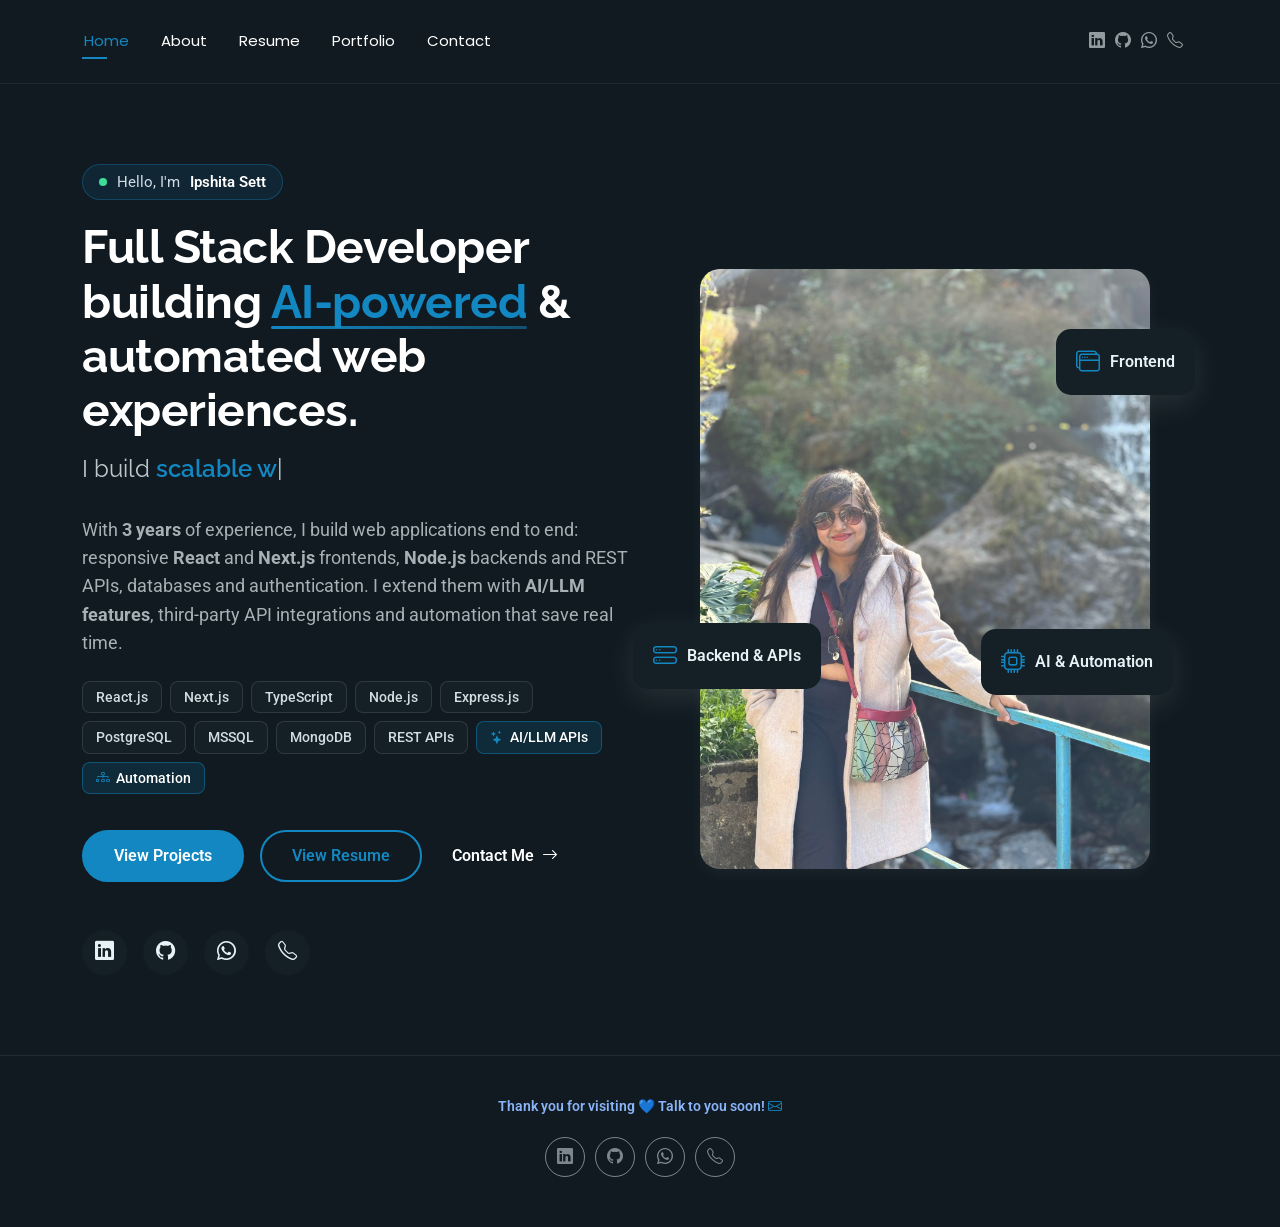
<file: index.html>
<!DOCTYPE html>
<html lang="en">

<head>
  <meta charset="utf-8">
  <meta content="width=device-width, initial-scale=1.0" name="viewport">
  <title>Ipshita Portfolio</title>
<meta name="description" content="I'm Ipshita Sett, a Full Stack Developer building scalable web applications with React.js, Next.js, TypeScript and Node.js, with AI integration, API integrations and automation.">
<meta name="keywords" content="Ipshita Sett, Full Stack Developer, React.js, Next.js, TypeScript, Node.js, Express.js, MongoDB, Firebase, REST APIs, AI Integration, Automation, Portfolio">


  <!-- Favicons -->
  <link href="assets/img/favicon.ico" rel="icon">
  <link href="assets/img/apple-touch-icon.png" rel="apple-touch-icon">

  <!-- Fonts -->
  <link href="https://fonts.googleapis.com" rel="preconnect">
  <link href="https://fonts.gstatic.com" rel="preconnect" crossorigin>
  <link href="https://fonts.googleapis.com/css2?family=Roboto:ital,wght@0,100;0,300;0,400;0,500;0,700;0,900;1,100;1,300;1,400;1,500;1,700;1,900&family=Poppins:ital,wght@0,100;0,200;0,300;0,400;0,500;0,600;0,700;0,800;0,900;1,100;1,200;1,300;1,400;1,500;1,600;1,700;1,800;1,900&family=Raleway:ital,wght@0,100;0,200;0,300;0,400;0,500;0,600;0,700;0,800;0,900;1,100;1,200;1,300;1,400;1,500;1,600;1,700;1,800;1,900&display=swap" rel="stylesheet">

  <!-- Vendor CSS Files -->
  <link href="assets/vendor/bootstrap/css/bootstrap.min.css" rel="stylesheet">
  <link href="assets/vendor/bootstrap-icons/bootstrap-icons.css" rel="stylesheet">
  <link href="assets/vendor/aos/aos.css" rel="stylesheet">
  <link href="assets/vendor/swiper/swiper-bundle.min.css" rel="stylesheet">
  <link href="assets/vendor/glightbox/css/glightbox.min.css" rel="stylesheet">

  <!-- Main CSS File -->
  <link href="assets/css/main.css" rel="stylesheet">

  <!-- =======================================================
  * Template Name: FolioOne
  * Template URL: https://bootstrapmade.com/folioone-bootstrap-portfolio-website-template/
  * Updated: Aug 23 2025 with Bootstrap v5.3.7
  * Author: BootstrapMade.com
  * License: https://bootstrapmade.com/license/
  ======================================================== -->
</head>

<body class="index-page">

  <header id="header" class="header d-flex align-items-center light-background sticky-top">
    <div class="container position-relative d-flex align-items-center justify-content-between">

      <!-- <a href="index.html" class="logo d-flex align-items-center me-auto me-xl-0">
      <img src="assets/img/logo.webp" alt="">
      <h1 class="sitename">FolioOne</h1> 
    </a> -->

      <nav id="navmenu" class="navmenu">
        <ul>
          <li><a href="index.html" class="active">Home</a></li>
          <li><a href="about.html">About</a></li>
          <li><a href="resume.html">Resume</a></li>
          <!-- <li><a href="services.html">Services</a></li> -->
          <li><a href="portfolio.html">Portfolio</a></li>
          <!-- <li class="dropdown"><a href="#"><span>Dropdown</span> <i class="bi bi-chevron-down toggle-dropdown"></i></a>
            <ul>
              <li><a href="#">Dropdown 1</a></li>
              <li class="dropdown"><a href="#"><span>Deep Dropdown</span> <i class="bi bi-chevron-down toggle-dropdown"></i></a>
                <ul>
                  <li><a href="#">Deep Dropdown 1</a></li>
                  <li><a href="#">Deep Dropdown 2</a></li>
                  <li><a href="#">Deep Dropdown 3</a></li>
                  <li><a href="#">Deep Dropdown 4</a></li>
                  <li><a href="#">Deep Dropdown 5</a></li>
                </ul>
              </li>
              <li><a href="#">Dropdown 2</a></li>
              <li><a href="#">Dropdown 3</a></li>
              <li><a href="#">Dropdown 4</a></li>
            </ul>
          </li> -->
          <li><a href="contact.html">Contact</a></li>
        </ul>
        <i class="mobile-nav-toggle d-xl-none bi bi-list"></i>
      </nav>

      <div class="header-social-links">
       
        <a href="https://www.linkedin.com/in/ipshita-sett/" target="_blank" rel="noopener noreferrer" class="linkedin"><i class="bi bi-linkedin"></i></a>
        <a href="https://github.com/IPSHITASETT" target="_blank" rel="noopener noreferrer"><i class="bi bi-github"></i></a>
        <a href="https://wa.me/918961194757" target="_blank" rel="noopener noreferrer" aria-label="WhatsApp"><i class="bi bi-whatsapp"></i></a>
  <a href="tel:+918961194757" aria-label="Phone"><i class="bi bi-telephone"></i></a>
      </div>

    </div>
  </header>

  <main class="main">

    <!-- Hero Section -->
    <section id="hero" class="hero section">

      <div class="container" data-aos="fade-up" data-aos-delay="100">

        <div class="row gy-4 align-items-center">
          <div class="col-lg-6 order-2 order-lg-1">
            <div class="hero-content">
              <div class="hero-eyebrow" data-aos="fade-up" data-aos-delay="150">
                <span class="status-dot"></span>
                Hello, I'm <strong>Ipshita Sett</strong>
              </div>
              <h1 class="hero-title" data-aos="fade-up" data-aos-delay="200">Full Stack Developer building <span class="highlight">AI-powered</span> &amp; automated web experiences.</h1>
              <h2 data-aos="fade-up" data-aos-delay="300">I build <span class="typed" data-typed-items="scalable web apps, REST APIs &amp; backends, AI-powered features, automation workflows"></span></h2>
              <p data-aos="fade-up" data-aos-delay="400">With <strong>3 years</strong> of experience, I build web applications end to end:
        responsive <strong>React</strong> and <strong>Next.js</strong> frontends, <strong>Node.js</strong> backends and
        REST APIs, databases and authentication. I extend them with <strong>AI/LLM features</strong>,
        third-party API integrations and automation that save real time.</p>
              <ul class="hero-stack" data-aos="fade-up" data-aos-delay="450" aria-label="Core technologies">
                <li>React.js</li>
                <li>Next.js</li>
                <li>TypeScript</li>
                <li>Node.js</li>
                <li>Express.js</li>
                <li>PostgreSQL</li>
                <li>MSSQL</li>
                <li>MongoDB</li>
                <li>REST APIs</li>
                <li class="is-ai"><i class="bi bi-stars"></i>AI/LLM APIs</li>
                <li class="is-ai"><i class="bi bi-diagram-3"></i>Automation</li>
              </ul>
              <div class="hero-actions" data-aos="fade-up" data-aos-delay="500">
                <a href="portfolio.html" class="btn btn-primary">View Projects</a>
                <a href="resume.html" class="btn btn-outline">View Resume</a>
                <a href="contact.html" class="btn btn-link-arrow">Contact Me <i class="bi bi-arrow-right"></i></a>
              </div>
              <div class="social-links" data-aos="fade-up" data-aos-delay="600">
                <a href="https://www.linkedin.com/in/ipshita-sett/" target="_blank" rel="noopener noreferrer"><i class="bi bi-linkedin"></i></a>
                <a href="https://github.com/IPSHITASETT" target="_blank" rel="noopener noreferrer"><i class="bi bi-github"></i></a>
                <a href="https://wa.me/918961194757" target="_blank" rel="noopener noreferrer" aria-label="WhatsApp"><i class="bi bi-whatsapp"></i></a>
  <a href="tel:+918961194757" aria-label="Phone"><i class="bi bi-telephone"></i></a>
              </div>
            </div>
          </div>
          <div class="col-lg-6 order-1 order-lg-2">
            <div class="hero-image" data-aos="zoom-in" data-aos-delay="300">
              <div class="image-wrapper">
                <img src="assets/img/profile/Ipshita_Sett.jpg" alt="Ipshita Sett" class="img-fluid">
                <div class="floating-elements">
                  <div class="floating-card design" data-aos="fade-left" data-aos-delay="700">
                    <i class="bi bi-window-stack"></i>
                    <span>Frontend</span>
                  </div>
                  <div class="floating-card code" data-aos="fade-right" data-aos-delay="800">
                    <i class="bi bi-hdd-stack"></i>
                    <span>Backend &amp; APIs</span>
                  </div>
                  <div class="floating-card creativity" data-aos="fade-up" data-aos-delay="900">
                    <i class="bi bi-cpu"></i>
                    <span>AI &amp; Automation</span>
                  </div>
                </div>
              </div>
            </div>
          </div>
        </div>

      </div>

    </section><!-- /Hero Section -->

  </main>

  <footer id="footer" class="footer">

    <div class="container">
      <div class="copyright text-center ">
        <!-- <p>© <span>Copyright</span> <strong class="px-1 sitename">FolioOne</strong> <span>All Rights Reserved<br></span></p> -->
         <span style="color: #8ab4f8; font-weight: 600;">Thank you for visiting 💙 Talk to you soon!</span>
         <a href="settipshita28@gmail.com"><i class="bi bi-envelope"></i></a>
      </div>
      <div class="social-links d-flex justify-content-center">
        <a href="https://www.linkedin.com/in/ipshita-sett/" target="_blank" rel="noopener noreferrer"><i class="bi bi-linkedin"></i></a>
        <a href="https://github.com/IPSHITASETT" target="_blank" rel="noopener noreferrer"><i class="bi bi-github"></i></a>
        <a href="https://wa.me/918961194757" target="_blank" rel="noopener noreferrer" aria-label="WhatsApp"><i class="bi bi-whatsapp"></i></a>
  <a href="tel:+918961194757" aria-label="Phone"><i class="bi bi-telephone"></i></a>
      </div>
      <div class="credits">
        <!-- All the links in the footer should remain intact. -->
        <!-- You can delete the links only if you've purchased the pro version. -->
        <!-- Licensing information: https://bootstrapmade.com/license/ -->
        <!-- Purchase the pro version with working PHP/AJAX contact form: [buy-url] -->
        <!-- Designed by <a href="https://bootstrapmade.com/">BootstrapMade</a> -->
      </div>
    </div>

  </footer>

  <!-- Scroll Top -->
  <a href="#" id="scroll-top" class="scroll-top d-flex align-items-center justify-content-center"><i class="bi bi-arrow-up-short"></i></a>

  <!-- Preloader -->
  <div id="preloader"></div>

  <!-- Vendor JS Files -->
  <script src="assets/vendor/bootstrap/js/bootstrap.bundle.min.js"></script>
  <script src="assets/vendor/php-email-form/validate.js"></script>
  <script src="assets/vendor/aos/aos.js"></script>
  <script src="assets/vendor/typed.js/typed.umd.js"></script>
  <script src="assets/vendor/waypoints/noframework.waypoints.js"></script>
  <script src="assets/vendor/purecounter/purecounter_vanilla.js"></script>
  <script src="assets/vendor/swiper/swiper-bundle.min.js"></script>
  <script src="assets/vendor/imagesloaded/imagesloaded.pkgd.min.js"></script>
  <script src="assets/vendor/isotope-layout/isotope.pkgd.min.js"></script>
  <script src="assets/vendor/glightbox/js/glightbox.min.js"></script>

  <!-- Main JS File -->
  <script src="assets/js/main.js"></script>

</body>

</html>
</file>
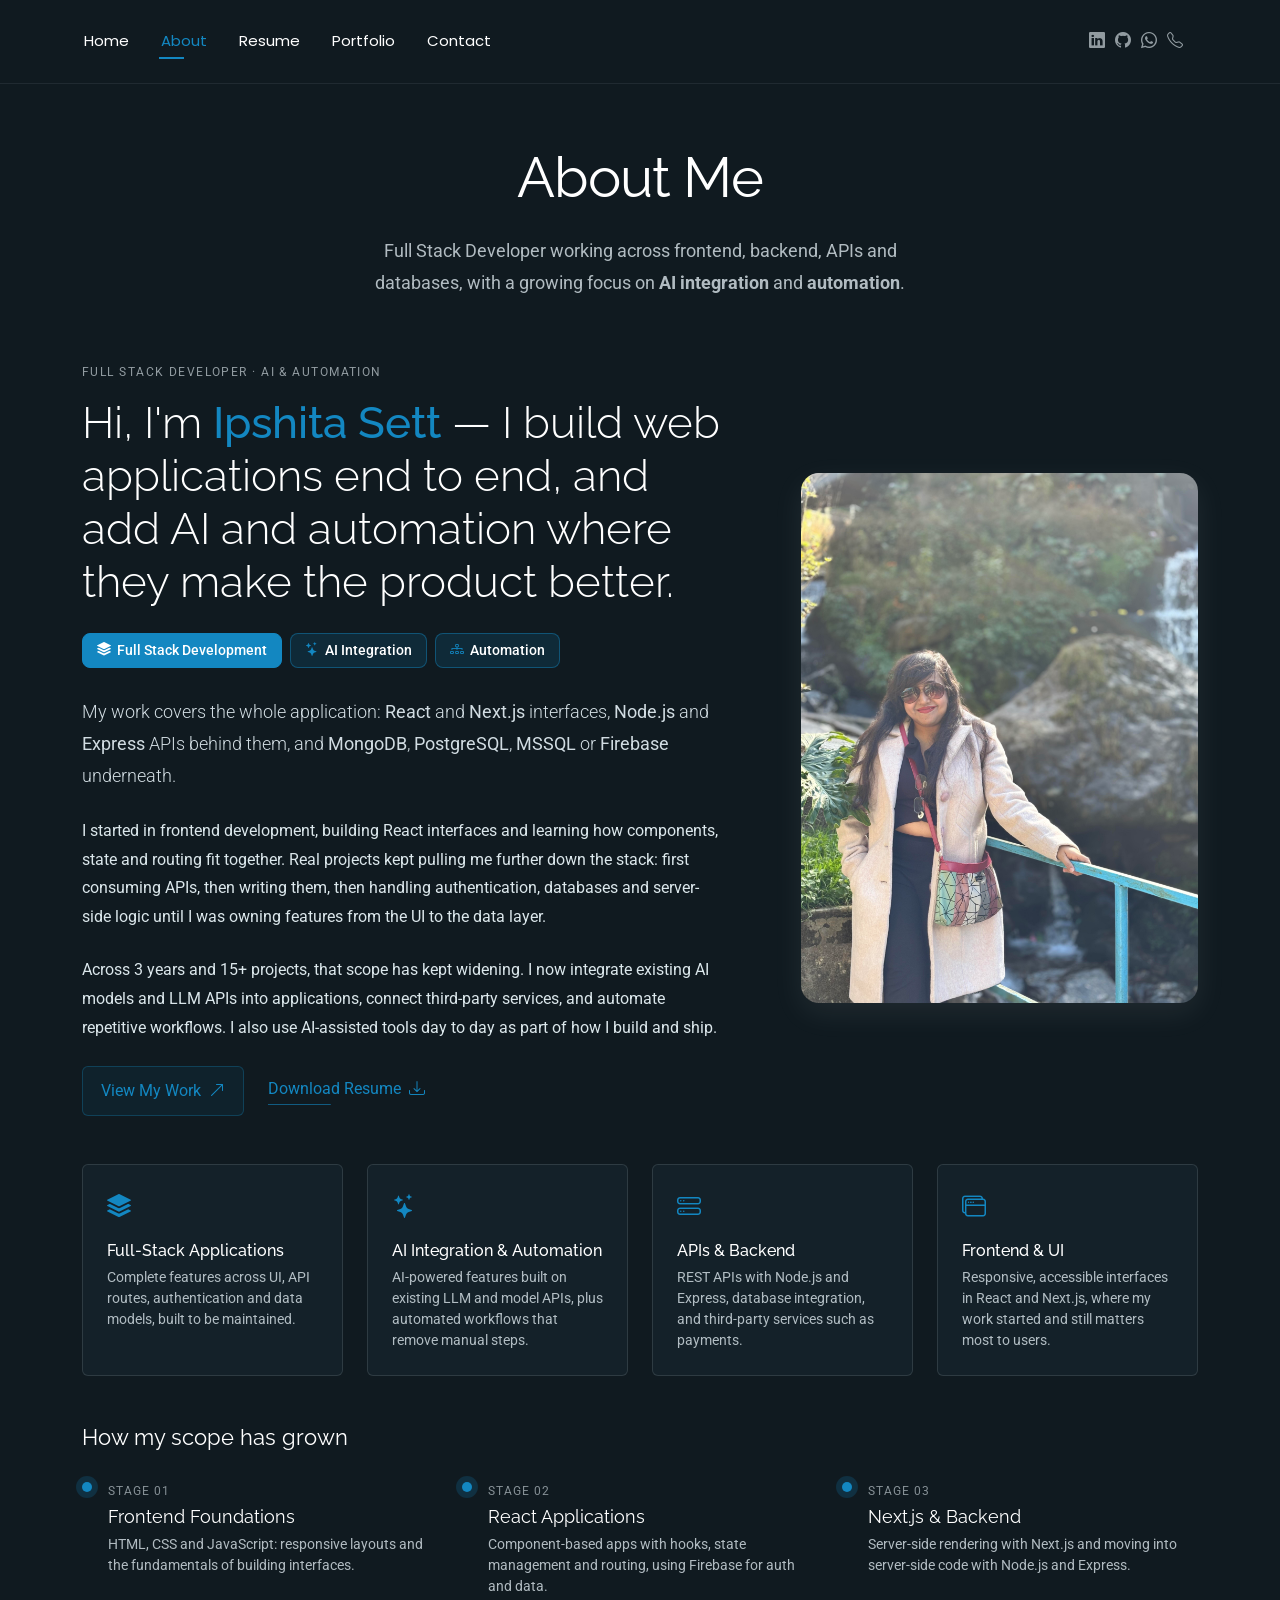
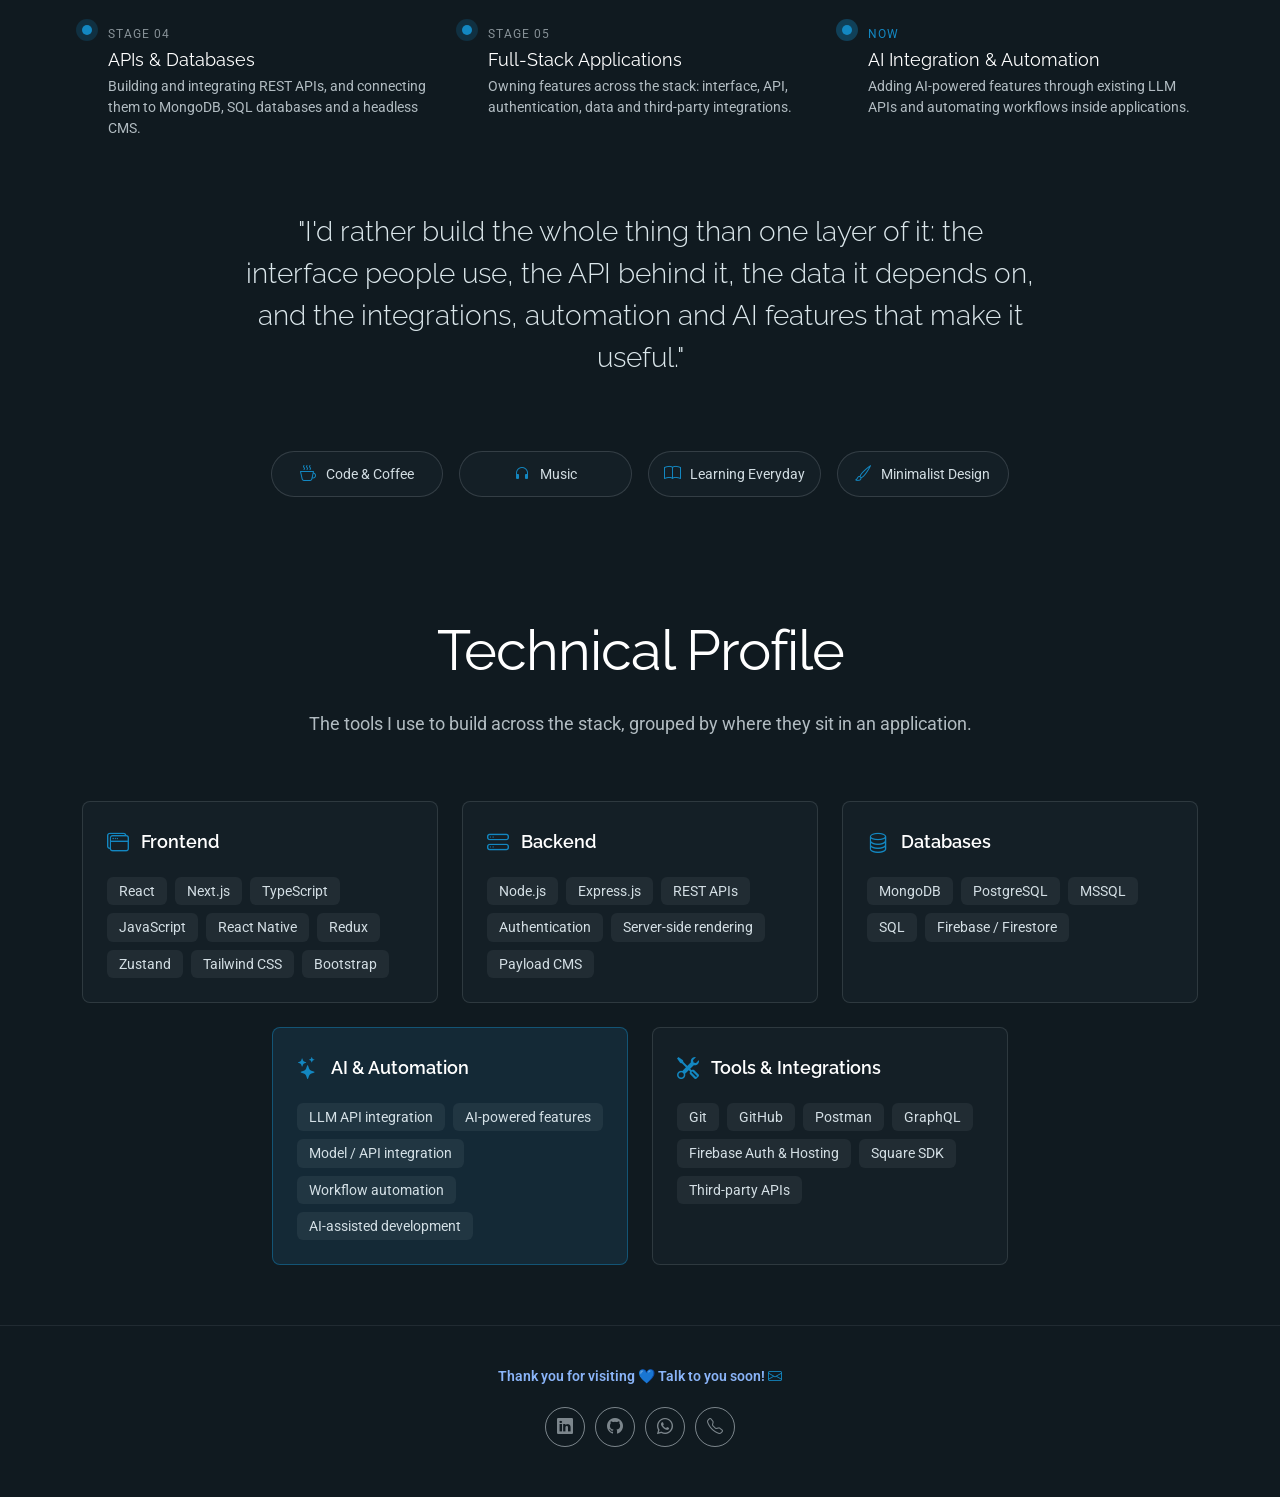
<file: about.html>
<!DOCTYPE html>
<html lang="en">

<head>
  <meta charset="utf-8">
  <meta content="width=device-width, initial-scale=1.0" name="viewport">
  <title>About - Ipshita Sett | Full Stack Developer | AI &amp; Automation</title>
  <meta name="description" content="About Ipshita Sett, a Full Stack Developer building web applications with React, Next.js, Node.js, REST APIs and SQL/NoSQL databases, with AI integration and workflow automation.">
<meta name="keywords" content="Ipshita Sett, Full Stack Developer, AI Integration, Automation, React, Next.js, TypeScript, Node.js, Express.js, REST APIs, MongoDB, PostgreSQL, MSSQL, Firebase">
<meta name="author" content="Ipshita Sett">


  <!-- Favicons -->
  <link href="assets/img/favicon.ico" rel="icon">
  <link href="assets/img/apple-touch-icon.png" rel="apple-touch-icon">

  <!-- Fonts -->
  <link href="https://fonts.googleapis.com" rel="preconnect">
  <link href="https://fonts.gstatic.com" rel="preconnect" crossorigin>
  <link href="https://fonts.googleapis.com/css2?family=Roboto:ital,wght@0,100;0,300;0,400;0,500;0,700;0,900;1,100;1,300;1,400;1,500;1,700;1,900&family=Poppins:ital,wght@0,100;0,200;0,300;0,400;0,500;0,600;0,700;0,800;0,900;1,100;1,200;1,300;1,400;1,500;1,600;1,700;1,800;1,900&family=Raleway:ital,wght@0,100;0,200;0,300;0,400;0,500;0,600;0,700;0,800;0,900;1,100;1,200;1,300;1,400;1,500;1,600;1,700;1,800;1,900&display=swap" rel="stylesheet">

  <!-- Vendor CSS Files -->
  <link href="assets/vendor/bootstrap/css/bootstrap.min.css" rel="stylesheet">
  <link href="assets/vendor/bootstrap-icons/bootstrap-icons.css" rel="stylesheet">
  <link href="assets/vendor/aos/aos.css" rel="stylesheet">
  <link href="assets/vendor/swiper/swiper-bundle.min.css" rel="stylesheet">
  <link href="assets/vendor/glightbox/css/glightbox.min.css" rel="stylesheet">

  <!-- Main CSS File -->
  <link href="assets/css/main.css" rel="stylesheet">

  <!-- =======================================================
  * Template Name: FolioOne
  * Template URL: https://bootstrapmade.com/folioone-bootstrap-portfolio-website-template/
  * Updated: Aug 23 2025 with Bootstrap v5.3.7
  * Author: BootstrapMade.com
  * License: https://bootstrapmade.com/license/
  ======================================================== -->
</head>

<body class="about-page">

  <header id="header" class="header d-flex align-items-center light-background sticky-top">
    <div class="container position-relative d-flex align-items-center justify-content-between">

      <!-- <a href="index.html" class="logo d-flex align-items-center me-auto me-xl-0">
      <img src="assets/img/logo.webp" alt="">
      <h1 class="sitename">FolioOne</h1> 
    </a> -->

      <nav id="navmenu" class="navmenu">
        <ul>
          <li><a href="index.html">Home</a></li>
          <li><a href="about.html" class="active">About</a></li>
          <li><a href="resume.html">Resume</a></li>
          <!-- <li><a href="services.html">Services</a></li> -->
          <li><a href="portfolio.html">Portfolio</a></li>
          <!-- <li class="dropdown"><a href="#"><span>Dropdown</span> <i class="bi bi-chevron-down toggle-dropdown"></i></a>
            <ul>
              <li><a href="#">Dropdown 1</a></li>
              <li class="dropdown"><a href="#"><span>Deep Dropdown</span> <i class="bi bi-chevron-down toggle-dropdown"></i></a>
                <ul>
                  <li><a href="#">Deep Dropdown 1</a></li>
                  <li><a href="#">Deep Dropdown 2</a></li>
                  <li><a href="#">Deep Dropdown 3</a></li>
                  <li><a href="#">Deep Dropdown 4</a></li>
                  <li><a href="#">Deep Dropdown 5</a></li>
                </ul>
              </li>
              <li><a href="#">Dropdown 2</a></li>
              <li><a href="#">Dropdown 3</a></li>
              <li><a href="#">Dropdown 4</a></li>
            </ul>
          </li> -->
          <li><a href="contact.html">Contact</a></li>
        </ul>
        <i class="mobile-nav-toggle d-xl-none bi bi-list"></i>
      </nav>

      <div class="header-social-links">
        <a href="https://www.linkedin.com/in/ipshita-sett/" target="_blank" rel="noopener noreferrer" class="linkedin"><i class="bi bi-linkedin"></i></a>
        <a href="https://github.com/IPSHITASETT" target="_blank" rel="noopener noreferrer"><i class="bi bi-github"></i></a>
        <a href="https://wa.me/918961194757" target="_blank" rel="noopener noreferrer" aria-label="WhatsApp"><i class="bi bi-whatsapp"></i></a>
  <a href="tel:+918961194757" aria-label="Phone"><i class="bi bi-telephone"></i></a>
      </div>

    </div>
  </header>

  <main class="main">

    <!-- About Section -->
    <section id="about" class="about section">

      <!-- Section Title -->
      <div class="container section-title" data-aos="fade-up">
        <h2>About Me</h2>
        <p>Full Stack Developer working across frontend, backend, APIs and databases, with a growing focus on <strong>AI integration</strong> and <strong>automation</strong>.</p>
      </div><!-- End Section Title -->

      <div class="container" data-aos="fade-up" data-aos-delay="100">

        <!-- Intro + Photo -->
        <div class="row align-items-center justify-content-between gy-5 mb-5">
          <div class="col-lg-7" data-aos="fade-right" data-aos-delay="150">
            <div class="intro-content">
              <span class="eyebrow">Full Stack Developer &middot; AI &amp; Automation</span>
              <h2 class="headline">
                Hi, I'm <span class="highlight">Ipshita Sett</span> — I build web applications end to end, and add AI and automation where they make the product better.
              </h2>

              <ul class="role-tags" aria-label="Focus areas">
                <li class="is-primary"><i class="bi bi-stack" aria-hidden="true"></i>Full Stack Development</li>
                <li class="is-ai"><i class="bi bi-stars" aria-hidden="true"></i>AI Integration</li>
                <li class="is-ai"><i class="bi bi-diagram-3" aria-hidden="true"></i>Automation</li>
              </ul>

              <p class="lead">
                My work covers the whole application: <strong>React</strong> and <strong>Next.js</strong> interfaces, <strong>Node.js</strong> and <strong>Express</strong> APIs behind them, and <strong>MongoDB</strong>, <strong>PostgreSQL</strong>, <strong>MSSQL</strong> or <strong>Firebase</strong> underneath.
              </p>

              <p>
                I started in frontend development, building React interfaces and learning how components, state and routing fit together. Real projects kept pulling me further down the stack: first consuming APIs, then writing them, then handling authentication, databases and server-side logic until I was owning features from the UI to the data layer.
              </p>

              <p>
                Across 3 years and 15+ projects, that scope has kept widening. I now integrate existing AI models and LLM APIs into applications, connect third-party services, and automate repetitive workflows. I also use AI-assisted tools day to day as part of how I build and ship.
              </p>

              <div class="cta-group">
                <a href="portfolio.html" class="btn-ghost">
                  View My Work <i class="bi bi-arrow-up-right" aria-hidden="true"></i>
                </a>
                <a href="assets/docs/Ipshita_Sett_Resume.pdf" class="link-underline">
                  Download Resume <i class="bi bi-download" aria-hidden="true"></i>
                </a>
              </div>
            </div>
          </div>

          <div class="col-lg-5" data-aos="zoom-in" data-aos-delay="250">
            <figure class="profile-figure text-center text-lg-end">
              <img src="assets/img/profile/Ipshita_Sett.jpg" alt="Portrait of Ipshita Sett, Full Stack Developer" class="img-fluid profile-photo">
            </figure>
          </div>
        </div>
        <!-- End Intro + Photo -->

        <!-- Focus Areas -->
        <div class="mb-5">
          <div class="row g-4">
            <div class="col-sm-6 col-lg-3" data-aos="fade-up" data-aos-delay="120">
              <div class="skill-item">
                <i class="bi bi-stack" aria-hidden="true"></i>
                <h3>Full-Stack Applications</h3>
                <p>Complete features across UI, API routes, authentication and data models, built to be maintained.</p>
              </div>
            </div>
            <div class="col-sm-6 col-lg-3" data-aos="fade-up" data-aos-delay="180">
              <div class="skill-item">
                <i class="bi bi-stars" aria-hidden="true"></i>
                <h3>AI Integration &amp; Automation</h3>
                <p>AI-powered features built on existing LLM and model APIs, plus automated workflows that remove manual steps.</p>
              </div>
            </div>
            <div class="col-sm-6 col-lg-3" data-aos="fade-up" data-aos-delay="240">
              <div class="skill-item">
                <i class="bi bi-hdd-stack" aria-hidden="true"></i>
                <h3>APIs &amp; Backend</h3>
                <p>REST APIs with Node.js and Express, database integration, and third-party services such as payments.</p>
              </div>
            </div>
            <div class="col-sm-6 col-lg-3" data-aos="fade-up" data-aos-delay="300">
              <div class="skill-item">
                <i class="bi bi-window-stack" aria-hidden="true"></i>
                <h3>Frontend &amp; UI</h3>
                <p>Responsive, accessible interfaces in React and Next.js, where my work started and still matters most to users.</p>
              </div>
            </div>
          </div>
        </div>
        <!-- End Focus Areas -->

        <!-- Development Journey -->
        <div class="journey mb-5">
          <h3 class="block-title" data-aos="fade-up">How my scope has grown</h3>
          <ol class="row g-4 list-unstyled journey-list">
            <li class="col-md-6 col-lg-4" data-aos="fade-up" data-aos-delay="100">
              <article class="timeline-item">
                <span class="dot" aria-hidden="true"></span>
                <span class="stage">Stage 01</span>
                <h4>Frontend Foundations</h4>
                <p>HTML, CSS and JavaScript: responsive layouts and the fundamentals of building interfaces.</p>
              </article>
            </li>
            <li class="col-md-6 col-lg-4" data-aos="fade-up" data-aos-delay="150">
              <article class="timeline-item">
                <span class="dot" aria-hidden="true"></span>
                <span class="stage">Stage 02</span>
                <h4>React Applications</h4>
                <p>Component-based apps with hooks, state management and routing, using Firebase for auth and data.</p>
              </article>
            </li>
            <li class="col-md-6 col-lg-4" data-aos="fade-up" data-aos-delay="200">
              <article class="timeline-item">
                <span class="dot" aria-hidden="true"></span>
                <span class="stage">Stage 03</span>
                <h4>Next.js &amp; Backend</h4>
                <p>Server-side rendering with Next.js and moving into server-side code with Node.js and Express.</p>
              </article>
            </li>
            <li class="col-md-6 col-lg-4" data-aos="fade-up" data-aos-delay="100">
              <article class="timeline-item">
                <span class="dot" aria-hidden="true"></span>
                <span class="stage">Stage 04</span>
                <h4>APIs &amp; Databases</h4>
                <p>Building and integrating REST APIs, and connecting them to MongoDB, SQL databases and a headless CMS.</p>
              </article>
            </li>
            <li class="col-md-6 col-lg-4" data-aos="fade-up" data-aos-delay="150">
              <article class="timeline-item">
                <span class="dot" aria-hidden="true"></span>
                <span class="stage">Stage 05</span>
                <h4>Full-Stack Applications</h4>
                <p>Owning features across the stack: interface, API, authentication, data and third-party integrations.</p>
              </article>
            </li>
            <li class="col-md-6 col-lg-4" data-aos="fade-up" data-aos-delay="200">
              <article class="timeline-item is-current">
                <span class="dot" aria-hidden="true"></span>
                <span class="stage">Now</span>
                <h4>AI Integration &amp; Automation</h4>
                <p>Adding AI-powered features through existing LLM APIs and automating workflows inside applications.</p>
              </article>
            </li>
          </ol>
        </div>
        <!-- End Development Journey -->

        <!-- Developer Statement -->
        <blockquote class="personal-quote text-center mb-5" data-aos="fade-up" data-aos-delay="150">
          <p>"I'd rather build the whole thing than one layer of it: the interface people use, the API behind it, the data it depends on, and the integrations, automation and AI features that make it useful."</p>
        </blockquote>
        <!-- End Developer Statement -->

        <!-- Fun Facts -->
        <div class="row g-3 justify-content-center">
          <div class="col-6 col-md-3 col-lg-2" data-aos="zoom-in" data-aos-delay="120">
            <div class="fact-pill">
              <i class="bi bi-cup-hot" aria-hidden="true"></i>
              <span>Code &amp; Coffee</span>
            </div>
          </div>
          <div class="col-6 col-md-3 col-lg-2" data-aos="zoom-in" data-aos-delay="160">
            <div class="fact-pill">
              <i class="bi bi-headphones" aria-hidden="true"></i>
              <span>Music</span>
            </div>
          </div>
          <div class="col-6 col-md-3 col-lg-2" data-aos="zoom-in" data-aos-delay="200">
            <div class="fact-pill">
              <i class="bi bi-book" aria-hidden="true"></i>
              <span>Learning Everyday</span>
            </div>
          </div>
          <div class="col-6 col-md-3 col-lg-2" data-aos="zoom-in" data-aos-delay="240">
            <div class="fact-pill">
              <i class="bi bi-brush" aria-hidden="true"></i>
              <span>Minimalist Design</span>
            </div>
          </div>
        </div>
        <!-- End Fun Facts -->

      </div>

    </section><!-- /About Section -->

    <!-- Technical Profile Section -->
    <section id="skills" class="skills section">

      <div class="container section-title" data-aos="fade-up">
        <h2>Technical Profile</h2>
        <p>The tools I use to build across the stack, grouped by where they sit in an application.</p>
      </div>

      <div class="container" data-aos="fade-up" data-aos-delay="100">
        <div class="row g-4 justify-content-center">

          <div class="col-md-6 col-lg-4" data-aos="fade-up" data-aos-delay="100">
            <div class="tech-group">
              <div class="tech-group-head">
                <i class="bi bi-window-stack" aria-hidden="true"></i>
                <h3>Frontend</h3>
              </div>
              <ul class="tech-tags">
                <li>React</li>
                <li>Next.js</li>
                <li>TypeScript</li>
                <li>JavaScript</li>
                <li>React Native</li>
                <li>Redux</li>
                <li>Zustand</li>
                <li>Tailwind CSS</li>
                <li>Bootstrap</li>
              </ul>
            </div>
          </div>

          <div class="col-md-6 col-lg-4" data-aos="fade-up" data-aos-delay="150">
            <div class="tech-group">
              <div class="tech-group-head">
                <i class="bi bi-hdd-stack" aria-hidden="true"></i>
                <h3>Backend</h3>
              </div>
              <ul class="tech-tags">
                <li>Node.js</li>
                <li>Express.js</li>
                <li>REST APIs</li>
                <li>Authentication</li>
                <li>Server-side rendering</li>
                <li>Payload CMS</li>
              </ul>
            </div>
          </div>

          <div class="col-md-6 col-lg-4" data-aos="fade-up" data-aos-delay="200">
            <div class="tech-group">
              <div class="tech-group-head">
                <i class="bi bi-database" aria-hidden="true"></i>
                <h3>Databases</h3>
              </div>
              <ul class="tech-tags">
                <li>MongoDB</li>
                <li>PostgreSQL</li>
                <li>MSSQL</li>
                <li>SQL</li>
                <li>Firebase / Firestore</li>
              </ul>
            </div>
          </div>

          <div class="col-md-6 col-lg-4" data-aos="fade-up" data-aos-delay="100">
            <div class="tech-group is-ai">
              <div class="tech-group-head">
                <i class="bi bi-stars" aria-hidden="true"></i>
                <h3>AI &amp; Automation</h3>
              </div>
              <ul class="tech-tags">
                <li>LLM API integration</li>
                <li>AI-powered features</li>
                <li>Model / API integration</li>
                <li>Workflow automation</li>
                <li>AI-assisted development</li>
              </ul>
            </div>
          </div>

          <div class="col-md-6 col-lg-4" data-aos="fade-up" data-aos-delay="150">
            <div class="tech-group">
              <div class="tech-group-head">
                <i class="bi bi-tools" aria-hidden="true"></i>
                <h3>Tools &amp; Integrations</h3>
              </div>
              <ul class="tech-tags">
                <li>Git</li>
                <li>GitHub</li>
                <li>Postman</li>
                <li>GraphQL</li>
                <li>Firebase Auth &amp; Hosting</li>
                <li>Square SDK</li>
                <li>Third-party APIs</li>
              </ul>
            </div>
          </div>

        </div>
      </div>

    </section>
    <!-- /Technical Profile Section -->

    <!-- Stats Section -->
    <!-- <section id="stats" class="stats section dark-background">

      <div class="container" data-aos="fade-up" data-aos-delay="100">

        <div class="row align-items-center">
          <div class="col-lg-4" data-aos="fade-up" data-aos-delay="200">
            <div class="avatars d-flex align-items-center">
              <img src="assets/img/person/person-m-2.webp" alt="Avatar 1" class="rounded-circle" loading="lazy">
              <img src="assets/img/person/person-m-3.webp" alt="Avatar 2" class="rounded-circle" loading="lazy">
              <img src="assets/img/person/person-f-5.webp" alt="Avatar 3" class="rounded-circle" loading="lazy">
              <img src="assets/img/person/person-m-5.webp" alt="Avatar 4" class="rounded-circle" loading="lazy">
            </div>
          </div>

          <div class="col-lg-8">
            <div class="row counters">
              <div class="col-md-4" data-aos="fade-up" data-aos-delay="300">
                <h2><span data-purecounter-start="0" data-purecounter-end="185" data-purecounter-duration="1" class="purecounter"></span>+</h2>
                <p>Nemo enim ipsam</p>
              </div>

              <div class="col-md-4" data-aos="fade-up" data-aos-delay="400">
                <h2><span data-purecounter-start="0" data-purecounter-end="32" data-purecounter-duration="1" class="purecounter"></span>K</h2>
                <p>Voluptatem sequi</p>
              </div>

              <div class="col-md-4" data-aos="fade-up" data-aos-delay="500">
                <h2><span data-purecounter-start="0" data-purecounter-end="128" data-purecounter-duration="1" class="purecounter"></span>+</h2>
                <p>Dolor sit consectetur</p>
              </div>
            </div>
          </div>
        </div>
      </div>

    </section>/Stats Section -->

    <!-- Testimonials Section -->
    <!-- <section id="testimonials" class="testimonials section"> -->

      <!-- Section Title -->
      <!-- <div class="container section-title" data-aos="fade-up">
        <h2>Testimonials</h2>
        <p>Necessitatibus eius consequatur ex aliquid fuga eum quidem sint consectetur velit</p>
      </div> -->

      <!-- <div class="container" data-aos="fade-up" data-aos-delay="100">

        <div class="swiper init-swiper">
          <script type="application/json" class="swiper-config">
            {
              "loop": true,
              "speed": 600,
              "autoplay": {
                "delay": 5000
              },
              "slidesPerView": "auto",
              "pagination": {
                "el": ".swiper-pagination",
                "type": "bullets",
                "clickable": true
              }
            }
          </script>
          <div class="swiper-wrapper">

            <div class="swiper-slide">
              <div class="testimonial-item">
                <div class="row gy-4 justify-content-center">
                  <div class="col-lg-6">
                    <div class="testimonial-content">
                      <p>
                        <i class="bi bi-quote quote-icon-left"></i>
                        <span>Proin iaculis purus consequat sem cure digni ssim donec porttitora entum suscipit rhoncus. Accusantium quam, ultricies eget id, aliquam eget nibh et. Maecen aliquam, risus at semper.</span>
                        <i class="bi bi-quote quote-icon-right"></i>
                      </p>
                      <h3>Saul Goodman</h3>
                      <h4>Ceo &amp; Founder</h4>
                      <div class="stars">
                        <i class="bi bi-star-fill"></i><i class="bi bi-star-fill"></i><i class="bi bi-star-fill"></i><i class="bi bi-star-fill"></i><i class="bi bi-star-fill"></i>
                      </div>
                    </div>
                  </div>
                  <div class="col-lg-2 text-center">
                    <img src="assets/img/person/person-m-9.webp" class="img-fluid testimonial-img" alt="">
                  </div>
                </div>
              </div>
            </div>
            <div class="swiper-slide">
              <div class="testimonial-item">
                <div class="row gy-4 justify-content-center">
                  <div class="col-lg-6">
                    <div class="testimonial-content">
                      <p>
                        <i class="bi bi-quote quote-icon-left"></i>
                        <span>Export tempor illum tamen malis malis eram quae irure esse labore quem cillum quid cillum eram malis quorum velit fore eram velit sunt aliqua noster fugiat irure amet legam anim culpa.</span>
                        <i class="bi bi-quote quote-icon-right"></i>
                      </p>
                      <h3>Sara Wilsson</h3>
                      <h4>Designer</h4>
                      <div class="stars">
                        <i class="bi bi-star-fill"></i><i class="bi bi-star-fill"></i><i class="bi bi-star-fill"></i><i class="bi bi-star-fill"></i><i class="bi bi-star-fill"></i>
                      </div>
                    </div>
                  </div>
                  <div class="col-lg-2 text-center">
                    <img src="assets/img/person/person-f-5.webp" class="img-fluid testimonial-img" alt="">
                  </div>
                </div>
              </div>
            </div>

            <div class="swiper-slide">
              <div class="testimonial-item">
                <div class="row gy-4 justify-content-center">
                  <div class="col-lg-6">
                    <div class="testimonial-content">
                      <p>
                        <i class="bi bi-quote quote-icon-left"></i>
                        <span>Enim nisi quem export duis labore cillum quae magna enim sint quorum nulla quem veniam duis minim tempor labore quem eram duis noster aute amet eram fore quis sint minim.</span>
                        <i class="bi bi-quote quote-icon-right"></i>
                      </p>
                      <h3>Jena Karlis</h3>
                      <h4>Store Owner</h4>
                      <div class="stars">
                        <i class="bi bi-star-fill"></i><i class="bi bi-star-fill"></i><i class="bi bi-star-fill"></i><i class="bi bi-star-fill"></i><i class="bi bi-star-fill"></i>
                      </div>
                    </div>
                  </div>
                  <div class="col-lg-2 text-center">
                    <img src="assets/img/person/person-f-12.webp" class="img-fluid testimonial-img" alt="">
                  </div>
                </div>
              </div>
            </div>

            <div class="swiper-slide">
              <div class="testimonial-item">
                <div class="row gy-4 justify-content-center">
                  <div class="col-lg-6">
                    <div class="testimonial-content">
                      <p>
                        <i class="bi bi-quote quote-icon-left"></i>
                        <span>Fugiat enim eram quae cillum dolore dolor amet nulla culpa multos export minim fugiat minim velit minim dolor enim duis veniam ipsum anim magna sunt elit fore quem dolore labore illum veniam.</span>
                        <i class="bi bi-quote quote-icon-right"></i>
                      </p>
                      <h3>John Larson</h3>
                      <h4>Entrepreneur</h4>
                      <div class="stars">
                        <i class="bi bi-star-fill"></i><i class="bi bi-star-fill"></i><i class="bi bi-star-fill"></i><i class="bi bi-star-fill"></i><i class="bi bi-star-fill"></i>
                      </div>
                    </div>
                  </div>
                  <div class="col-lg-2 text-center">
                    <img src="assets/img/person/person-m-12.webp" class="img-fluid testimonial-img" alt="">
                  </div>
                </div>
              </div>
            </div>

          </div>
          <div class="swiper-pagination"></div>
        </div>

      </div> -->

    <!-- </section> -->
    <!-- /Testimonials Section -->

  </main>

  <footer id="footer" class="footer">

    <div class="container">
      <div class="copyright text-center ">
        <!-- <p>© <span>Copyright</span> <strong class="px-1 sitename">FolioOne</strong> <span>All Rights Reserved<br></span></p> -->
        <span style="color: #8ab4f8; font-weight: 600;">Thank you for visiting 💙 Talk to you soon!</span>
        <a href="settipshita28@gmail.com"><i class="bi bi-envelope"></i></a>
      </div>
      <div class="social-links d-flex justify-content-center">
       <a href="https://www.linkedin.com/in/ipshita-sett/" target="_blank" rel="noopener noreferrer" class="linkedin"><i class="bi bi-linkedin"></i></a>
        <a href="https://github.com/IPSHITASETT" target="_blank" rel="noopener noreferrer"><i class="bi bi-github"></i></a>
        <a href="https://wa.me/918961194757" target="_blank" rel="noopener noreferrer" aria-label="WhatsApp"><i class="bi bi-whatsapp"></i></a>
  <a href="tel:+918961194757" aria-label="Phone"><i class="bi bi-telephone"></i></a>
      </div>
      <div class="credits">
        <!-- All the links in the footer should remain intact. -->
        <!-- You can delete the links only if you've purchased the pro version. -->
        <!-- Licensing information: https://bootstrapmade.com/license/ -->
        <!-- Purchase the pro version with working PHP/AJAX contact form: [buy-url] -->
        <!-- Designed by <a href="https://bootstrapmade.com/">BootstrapMade</a> -->
      </div>
    </div>

  </footer>

  <!-- Scroll Top -->
  <a href="#" id="scroll-top" class="scroll-top d-flex align-items-center justify-content-center"><i class="bi bi-arrow-up-short"></i></a>

  <!-- Preloader -->
  <div id="preloader"></div>

  <!-- Vendor JS Files -->
  <script src="assets/vendor/bootstrap/js/bootstrap.bundle.min.js"></script>
  <script src="assets/vendor/php-email-form/validate.js"></script>
  <script src="assets/vendor/aos/aos.js"></script>
  <script src="assets/vendor/typed.js/typed.umd.js"></script>
  <script src="assets/vendor/waypoints/noframework.waypoints.js"></script>
  <script src="assets/vendor/purecounter/purecounter_vanilla.js"></script>
  <script src="assets/vendor/swiper/swiper-bundle.min.js"></script>
  <script src="assets/vendor/imagesloaded/imagesloaded.pkgd.min.js"></script>
  <script src="assets/vendor/isotope-layout/isotope.pkgd.min.js"></script>
  <script src="assets/vendor/glightbox/js/glightbox.min.js"></script>

  <!-- Main JS File -->
  <script src="assets/js/main.js"></script>

</body>

</html>
</file>
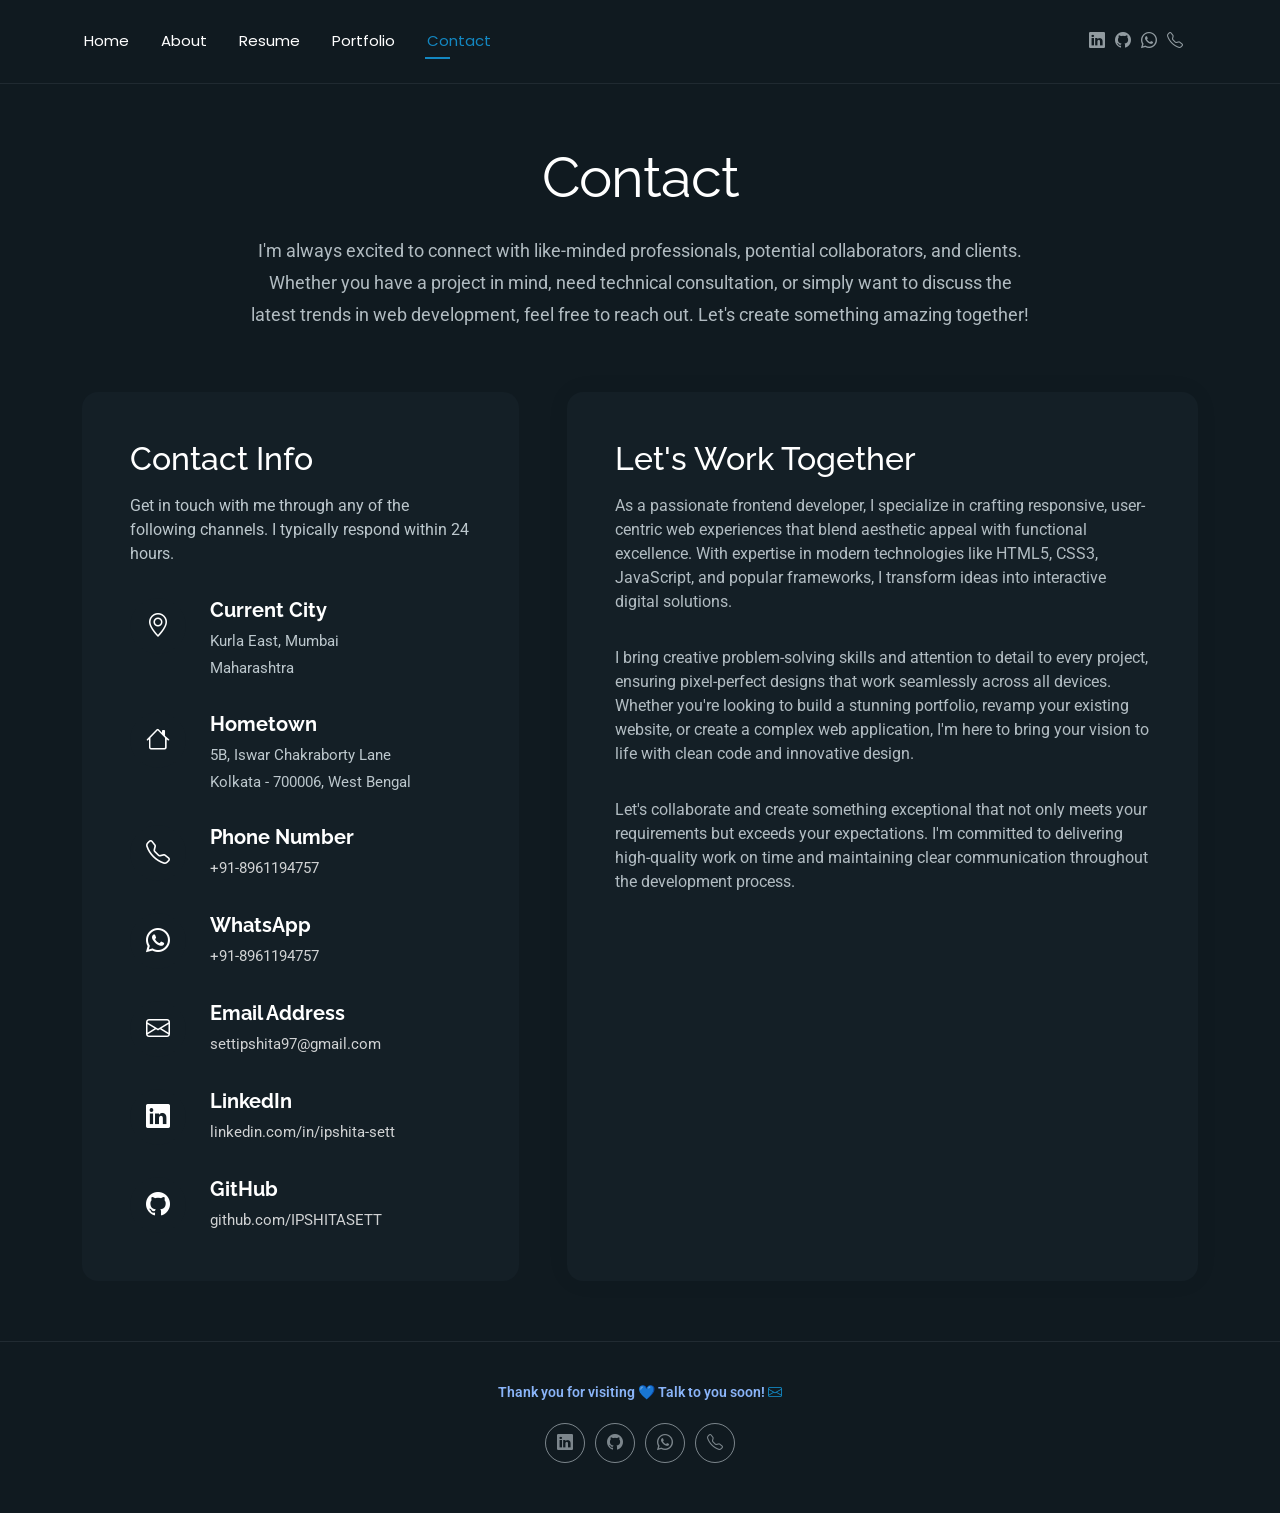
<file: contact.html>
<!DOCTYPE html>
<html lang="en">

<head>
  <meta charset="utf-8">
  <meta content="width=device-width, initial-scale=1.0" name="viewport">
  <title>Contact - Ipshita Sett | Frontend Developer</title>
  <meta name="description" content="">
  <meta name="keywords" content="">

  <!-- Favicons -->
  <link href="assets/img/favicon.ico" rel="icon">
  <link href="assets/img/apple-touch-icon.png" rel="apple-touch-icon">

  <!-- Fonts -->
  <link href="https://fonts.googleapis.com" rel="preconnect">
  <link href="https://fonts.gstatic.com" rel="preconnect" crossorigin>
  <link
    href="https://fonts.googleapis.com/css2?family=Roboto:ital,wght@0,100;0,300;0,400;0,500;0,700;0,900;1,100;1,300;1,400;1,500;1,700;1,900&family=Poppins:ital,wght@0,100;0,200;0,300;0,400;0,500;0,600;0,700;0,800;0,900;1,100;1,200;1,300;1,400;1,500;1,600;1,700;1,800;1,900&family=Raleway:ital,wght@0,100;0,200;0,300;0,400;0,500;0,600;0,700;0,800;0,900;1,100;1,200;1,300;1,400;1,500;1,600;1,700;1,800;1,900&display=swap"
    rel="stylesheet">

  <!-- Vendor CSS Files -->
  <link href="assets/vendor/bootstrap/css/bootstrap.min.css" rel="stylesheet">
  <link href="assets/vendor/bootstrap-icons/bootstrap-icons.css" rel="stylesheet">
  <link href="assets/vendor/aos/aos.css" rel="stylesheet">
  <link href="assets/vendor/swiper/swiper-bundle.min.css" rel="stylesheet">
  <link href="assets/vendor/glightbox/css/glightbox.min.css" rel="stylesheet">

  <!-- Main CSS File -->
  <link href="assets/css/main.css" rel="stylesheet">

  <!-- =======================================================
  * Template Name: FolioOne
  * Template URL: https://bootstrapmade.com/folioone-bootstrap-portfolio-website-template/
  * Updated: Aug 23 2025 with Bootstrap v5.3.7
  * Author: BootstrapMade.com
  * License: https://bootstrapmade.com/license/
  ======================================================== -->
</head>

<body class="contact-page">

  <header id="header" class="header d-flex align-items-center light-background sticky-top">
    <div class="container position-relative d-flex align-items-center justify-content-between">

      <!-- <a href="index.html" class="logo d-flex align-items-center me-auto me-xl-0">
      <img src="assets/img/logo.webp" alt="">
      <h1 class="sitename">FolioOne</h1> 
    </a> -->

      <nav id="navmenu" class="navmenu">
        <ul>
          <li><a href="index.html">Home</a></li>
          <li><a href="about.html">About</a></li>
          <li><a href="resume.html">Resume</a></li>
          <!-- <li><a href="services.html">Services</a></li> -->
          <li><a href="portfolio.html">Portfolio</a></li>
          <!-- <li class="dropdown"><a href="#"><span>Dropdown</span> <i class="bi bi-chevron-down toggle-dropdown"></i></a>
            <ul>
              <li><a href="#">Dropdown 1</a></li>
              <li class="dropdown"><a href="#"><span>Deep Dropdown</span> <i class="bi bi-chevron-down toggle-dropdown"></i></a>
                <ul>
                  <li><a href="#">Deep Dropdown 1</a></li>
                  <li><a href="#">Deep Dropdown 2</a></li>
                  <li><a href="#">Deep Dropdown 3</a></li>
                  <li><a href="#">Deep Dropdown 4</a></li>
                  <li><a href="#">Deep Dropdown 5</a></li>
                </ul>
              </li>
              <li><a href="#">Dropdown 2</a></li>
              <li><a href="#">Dropdown 3</a></li>
              <li><a href="#">Dropdown 4</a></li>
            </ul>
          </li> -->
          <li><a href="contact.html" class="active">Contact</a></li>
        </ul>
        <i class="mobile-nav-toggle d-xl-none bi bi-list"></i>
      </nav>

      <div class="header-social-links">
        <a href="https://www.linkedin.com/in/ipshita-sett/" target="_blank" rel="noopener noreferrer" class="linkedin"><i class="bi bi-linkedin"></i></a>
        <a href="https://github.com/IPSHITASETT" target="_blank" rel="noopener noreferrer"><i class="bi bi-github"></i></a>
        <a href="https://wa.me/918961194757" target="_blank" rel="noopener noreferrer" aria-label="WhatsApp"><i class="bi bi-whatsapp"></i></a>
        <a href="tel:+918961194757" aria-label="Phone"><i class="bi bi-telephone"></i></a>
      </div>

    </div>
  </header>

  <main class="main">

    <!-- Contact Section -->
    <section id="contact" class="contact section">

      <!-- Section Title -->
      <div class="container section-title" data-aos="fade-up">
        <h2>Contact</h2>
        <p>I'm always excited to connect with like-minded professionals, potential collaborators, and clients. Whether
          you have a project in mind, need technical consultation, or simply want to discuss the latest trends in web
          development, feel free to reach out. Let's create something amazing together!</p>
      </div><!-- End Section Title -->

      <div class="container" data-aos="fade-up" data-aos-delay="100">

        <div class="row g-4 g-lg-5">
          <div class="col-lg-5">
            <div class="info-box" data-aos="fade-up" data-aos-delay="200">
              <h3>Contact Info</h3>
              <p>Get in touch with me through any of the following channels. I typically respond within 24 hours.</p>

              <div class="info-item" data-aos="fade-up" data-aos-delay="300">
                <div class="icon-box">
                  <i class="bi bi-geo-alt"></i>
                </div>
                <div class="content">
                  <h4>Current City</h4>
                  <p>Kurla East, Mumbai</p>
                  <p>Maharashtra</p>
                </div>
              </div>

              <div class="info-item" data-aos="fade-up" data-aos-delay="350">
                <div class="icon-box">
                  <i class="bi bi-house"></i>
                </div>
                <div class="content">
                  <h4>Hometown</h4>
                  <p>5B, Iswar Chakraborty Lane</p>
                  <p>Kolkata - 700006, West Bengal</p>
                </div>
              </div>

              <div class="info-item" data-aos="fade-up" data-aos-delay="400">
                <div class="icon-box">
                  <i class="bi bi-telephone"></i>
                </div>
                <div class="content">
                  <h4>Phone Number</h4>
                  <p><a href="tel:+918961194757" target="_blank" rel="noopener noreferrer">+91-8961194757</a></p>
                </div>
              </div>

              <div class="info-item" data-aos="fade-up" data-aos-delay="450">
                <div class="icon-box">
                  <i class="bi bi-whatsapp"></i>
                </div>
                <div class="content">
                  <h4>WhatsApp</h4>
                  <p><a href="https://wa.me/918961194757" target="_blank" rel="noopener noreferrer">+91-8961194757</a></p>
                </div>
              </div>

              <div class="info-item" data-aos="fade-up" data-aos-delay="500">
                <div class="icon-box">
                  <i class="bi bi-envelope"></i>
                </div>
                <div class="content">
                  <h4>Email Address</h4>
                  <p><a href="mailto:settipshita28@gmail.com" target="_blank" rel="noopener noreferrer">settipshita97@gmail.com</a></p>
                </div>
              </div>

              <div class="info-item" data-aos="fade-up" data-aos-delay="550">
                <div class="icon-box">
                  <i class="bi bi-linkedin"></i>
                </div>
                <div class="content">
                  <h4>LinkedIn</h4>
                  <p><a href="https://www.linkedin.com/in/ipshita-sett" target="_blank" rel="noopener noreferrer">linkedin.com/in/ipshita-sett</a></p>
                </div>
              </div>

              <div class="info-item" data-aos="fade-up" data-aos-delay="600">
                <div class="icon-box">
                  <i class="bi bi-github"></i>
                </div>
                <div class="content">
                  <h4>GitHub</h4>
                  <p><a href="https://github.com/IPSHITASETT" target="_blank" rel="noopener noreferrer">github.com/IPSHITASETT</a></p>
                </div>
              </div>
            </div>
          </div>

          <div class="col-lg-7">
            <div class="contact-form" data-aos="fade-up" data-aos-delay="300">
              <h3>Let's Work Together</h3>
              <p>As a passionate frontend developer, I specialize in crafting responsive, user-centric web experiences
                that blend aesthetic appeal with functional excellence. With expertise in modern technologies like
                HTML5, CSS3, JavaScript, and popular frameworks, I transform ideas into interactive digital solutions.
              </p>

              <p>I bring creative problem-solving skills and attention to detail to every project, ensuring
                pixel-perfect designs that work seamlessly across all devices. Whether you're looking to build a
                stunning portfolio, revamp your existing website, or create a complex web application, I'm here to bring
                your vision to life with clean code and innovative design.</p>

              <p>Let's collaborate and create something exceptional that not only meets your requirements but exceeds
                your expectations. I'm committed to delivering high-quality work on time and maintaining clear
                communication throughout the development process.</p>

            </div>
          </div>

        </div>

      </div>

    </section><!-- /Contact Section -->

  </main>

  <footer id="footer" class="footer">

    <div class="container">
      <div class="copyright text-center ">
        <span style="color: #8ab4f8; font-weight: 600;">Thank you for visiting 💙 Talk to you soon!</span>
        <a href="settipshita28@gmail.com"><i class="bi bi-envelope"></i></a>
      </div>
      <div class="social-links d-flex justify-content-center">
        <a href="https://www.linkedin.com/in/ipshita-sett/" target="_blank" rel="noopener noreferrer" class="linkedin"><i class="bi bi-linkedin"></i></a>
        <a href="https://github.com/IPSHITASETT" target="_blank" rel="noopener noreferrer"><i class="bi bi-github"></i></a>
        <a href="https://wa.me/918961194757" target="_blank" rel="noopener noreferrer" aria-label="WhatsApp"><i class="bi bi-whatsapp"></i></a>
        <a href="tel:+918961194757" aria-label="Phone"><i class="bi bi-telephone"></i></a>
      </div>
      <div class="credits">
        <!-- All the links in the footer should remain intact. -->
        <!-- You can delete the links only if you've purchased the pro version. -->
        <!-- Licensing information: https://bootstrapmade.com/license/ -->
        <!-- Purchase the pro version with working PHP/AJAX contact form: [buy-url] -->
        <!-- Designed by <a href="https://bootstrapmade.com/">BootstrapMade</a> -->
      </div>
    </div>

  </footer>

  <!-- Scroll Top -->
  <a href="#" id="scroll-top" class="scroll-top d-flex align-items-center justify-content-center"><i
      class="bi bi-arrow-up-short"></i></a>

  <!-- Preloader -->
  <div id="preloader"></div>

  <!-- Vendor JS Files -->
  <script src="assets/vendor/bootstrap/js/bootstrap.bundle.min.js"></script>
  <script src="assets/vendor/php-email-form/validate.js"></script>
  <script src="assets/vendor/aos/aos.js"></script>
  <script src="assets/vendor/typed.js/typed.umd.js"></script>
  <script src="assets/vendor/waypoints/noframework.waypoints.js"></script>
  <script src="assets/vendor/purecounter/purecounter_vanilla.js"></script>
  <script src="assets/vendor/swiper/swiper-bundle.min.js"></script>
  <script src="assets/vendor/imagesloaded/imagesloaded.pkgd.min.js"></script>
  <script src="assets/vendor/isotope-layout/isotope.pkgd.min.js"></script>
  <script src="assets/vendor/glightbox/js/glightbox.min.js"></script>

  <!-- Main JS File -->
  <script src="assets/js/main.js"></script>

</body>

</html>
</file>
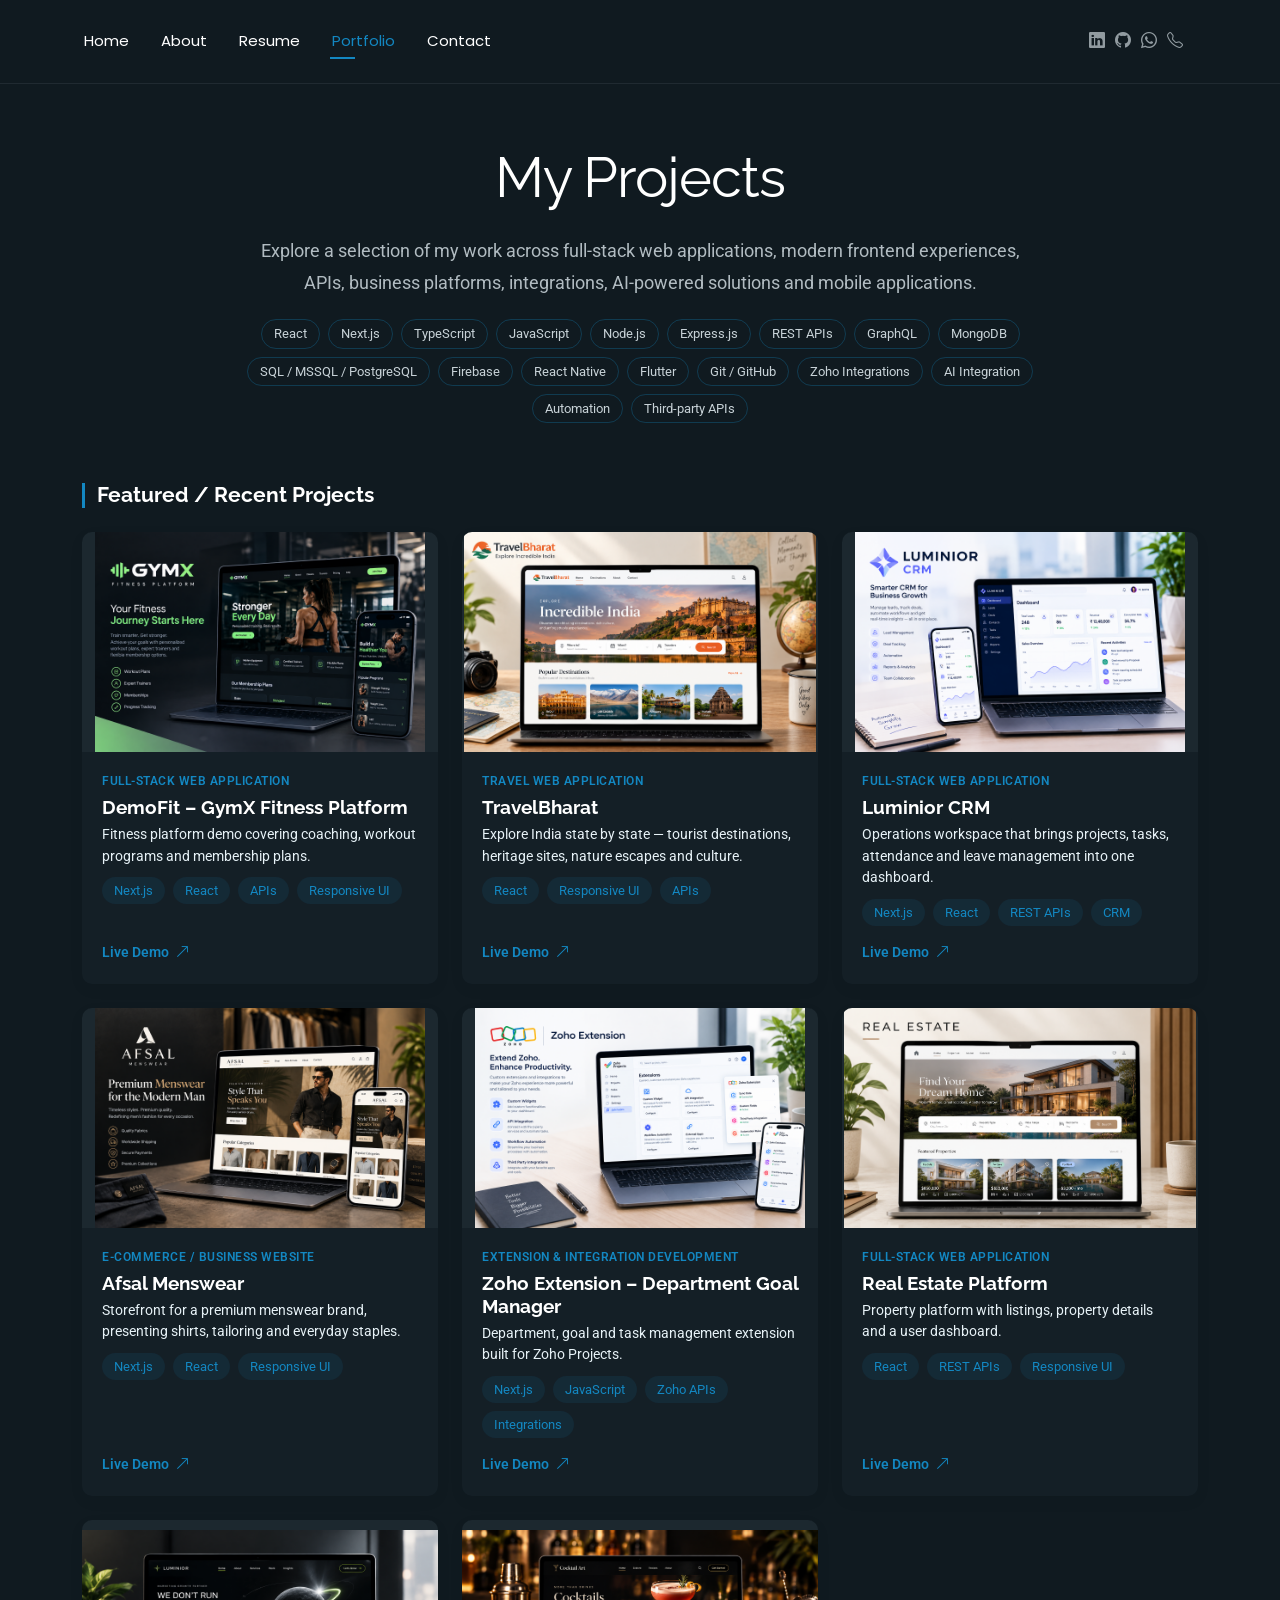
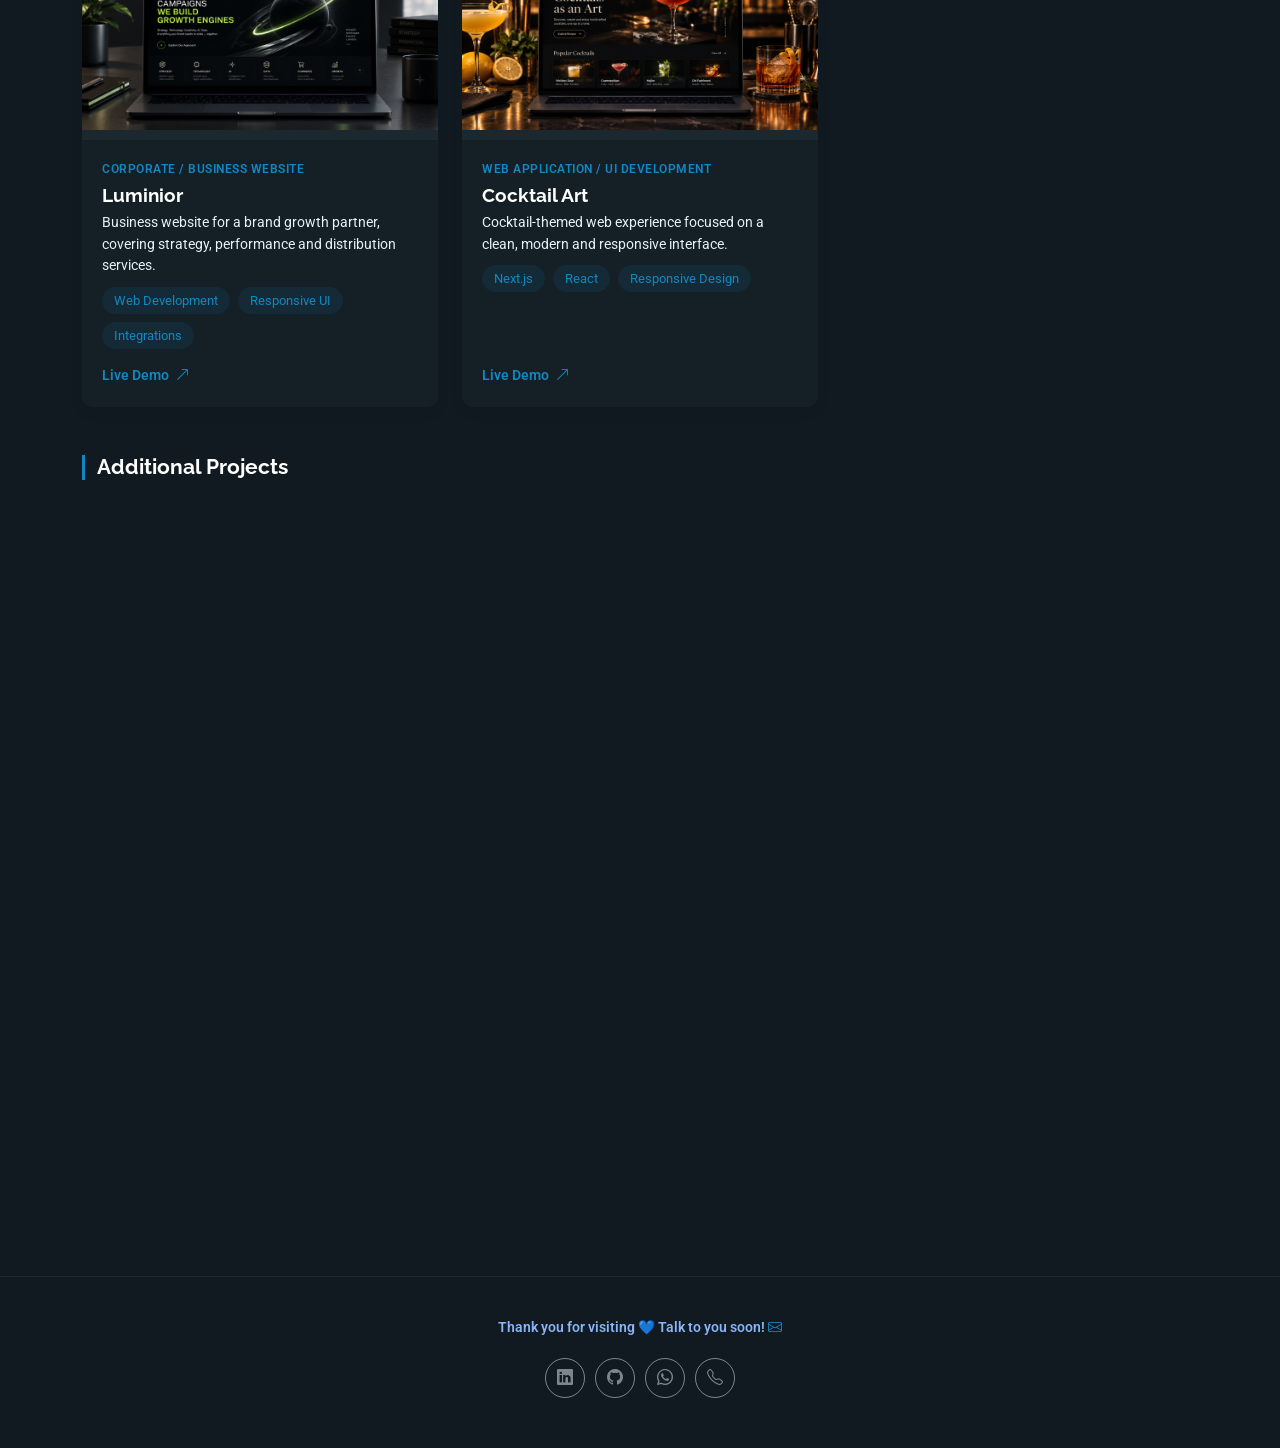
<file: portfolio.html>
<!DOCTYPE html>
<html lang="en">

<head>
  <meta charset="utf-8">
  <meta content="width=device-width, initial-scale=1.0" name="viewport">
  <title>Portfolio - Ipshita Sett | Full-Stack Developer</title>
  <meta name="description" content="">
  <meta name="keywords" content="">

  <!-- Favicons -->
  <link href="assets/img/favicon.ico" rel="icon">
  <link href="assets/img/apple-touch-icon.png" rel="apple-touch-icon">

  <!-- Fonts -->
  <link href="https://fonts.googleapis.com" rel="preconnect">
  <link href="https://fonts.gstatic.com" rel="preconnect" crossorigin>
  <link
    href="https://fonts.googleapis.com/css2?family=Roboto:ital,wght@0,100;0,300;0,400;0,500;0,700;0,900;1,100;1,300;1,400;1,500;1,700;1,900&family=Poppins:ital,wght@0,100;0,200;0,300;0,400;0,500;0,600;0,700;0,800;0,900;1,100;1,200;1,300;1,400;1,500;1,600;1,700;1,800;1,900&family=Raleway:ital,wght@0,100;0,200;0,300;0,400;0,500;0,600;0,700;0,800;0,900;1,100;1,200;1,300;1,400;1,500;1,600;1,700;1,800;1,900&display=swap"
    rel="stylesheet">

  <!-- Vendor CSS Files -->
  <link href="assets/vendor/bootstrap/css/bootstrap.min.css" rel="stylesheet">
  <link href="assets/vendor/bootstrap-icons/bootstrap-icons.css" rel="stylesheet">
  <link href="assets/vendor/aos/aos.css" rel="stylesheet">
  <link href="assets/vendor/swiper/swiper-bundle.min.css" rel="stylesheet">
  <link href="assets/vendor/glightbox/css/glightbox.min.css" rel="stylesheet">

  <!-- Main CSS File -->
  <link href="assets/css/main.css" rel="stylesheet">
</head>

<body class="portfolio-page">

  <header id="header" class="header d-flex align-items-center light-background sticky-top">
    <div class="container position-relative d-flex align-items-center justify-content-between">

      <nav id="navmenu" class="navmenu">
        <ul>
          <li><a href="index.html">Home</a></li>
          <li><a href="about.html">About</a></li>
          <li><a href="resume.html">Resume</a></li>
          <!-- <li><a href="services.html">Services</a></li> -->
          <li><a href="portfolio.html" class="active">Portfolio</a></li>
          <li><a href="contact.html">Contact</a></li>
        </ul>
        <i class="mobile-nav-toggle d-xl-none bi bi-list"></i>
      </nav>

      <div class="header-social-links">
        <a href="https://www.linkedin.com/in/ipshita-sett/" target="_blank" rel="noopener noreferrer" class="linkedin"><i class="bi bi-linkedin"></i></a>
        <a href="https://github.com/IPSHITASETT" target="_blank" rel="noopener noreferrer"><i class="bi bi-github"></i></a>
        <a href="https://wa.me/918961194757" target="_blank" rel="noopener noreferrer" aria-label="WhatsApp"><i class="bi bi-whatsapp"></i></a>
        <a href="tel:+918961194757" aria-label="Phone"><i class="bi bi-telephone"></i></a>
      </div>

    </div>
  </header>

  <main class="main">

    <!-- Portfolio Section -->
    <section id="portfolio" class="portfolio section">

      <!-- Section Title -->
      <div class="container section-title" data-aos="fade-up">
        <h2>My Projects</h2>
        <p>Explore a selection of my work across full-stack web applications, modern frontend experiences, APIs,
          business platforms, integrations, AI-powered solutions and mobile applications.</p>
        <ul class="portfolio-stack" aria-label="Technologies I work with">
          <li>React</li>
          <li>Next.js</li>
          <li>TypeScript</li>
          <li>JavaScript</li>
          <li>Node.js</li>
          <li>Express.js</li>
          <li>REST APIs</li>
          <li>GraphQL</li>
          <li>MongoDB</li>
          <li>SQL / MSSQL / PostgreSQL</li>
          <li>Firebase</li>
          <li>React Native</li>
          <li>Flutter</li>
          <li>Git / GitHub</li>
          <li>Zoho Integrations</li>
          <li>AI Integration</li>
          <li>Automation</li>
          <li>Third-party APIs</li>
        </ul>
      </div><!-- End Section Title -->

      <div class="container" data-aos="fade-up" data-aos-delay="100">

        <!-- Featured / Recent Projects -->
        <h3 class="portfolio-subheading">Featured / Recent Projects</h3>

        <div class="row gy-4 portfolio-grid">

          <!-- DemoFit - GymX Fitness Platform -->
          <div class="col-lg-4 col-md-6 portfolio-item" data-aos="fade-up" data-aos-delay="100">
            <article class="portfolio-card">
              <div class="portfolio-img">
                <img src="assets/img/Projects/GYMX.png" alt="GymX Fitness Platform Project" class="img-fluid" loading="lazy">
                <div class="portfolio-overlay">
                  <a href="assets/img/Projects/GYMX.png" class="glightbox portfolio-lightbox" aria-label="Enlarge GymX Fitness Platform image"><i
                      class="bi bi-plus"></i></a>
                  <a href="https://gymxdemo.exodustec.in/" target="_blank" rel="noopener noreferrer" aria-label="Open DemoFit - GymX Fitness Platform live site"><i
                      class="bi bi-box-arrow-up-right"></i></a>
                </div>
              </div>
              <div class="portfolio-info">
                <span class="portfolio-category">Full-Stack Web Application</span>
                <h4>DemoFit &ndash; GymX Fitness Platform</h4>
                <p>Fitness platform demo covering coaching, workout programs and membership plans.</p>
                <div class="portfolio-tags">
                    <span>Next.js</span>
                    <span>React</span>
                    <span>APIs</span>
                    <span>Responsive UI</span>
                </div>
                <a href="https://gymxdemo.exodustec.in/" class="portfolio-link" target="_blank" rel="noopener noreferrer">Live Demo <i
                    class="bi bi-arrow-up-right"></i></a>
              </div>
            </article>
          </div>

          <!-- TravelBharat -->
          <div class="col-lg-4 col-md-6 portfolio-item" data-aos="fade-up" data-aos-delay="200">
            <article class="portfolio-card">
              <div class="portfolio-img">
                <img src="assets/img/Projects/travel_bharat.png" alt="TravelBharat Project" class="img-fluid" loading="lazy">
                <div class="portfolio-overlay">
                  <a href="assets/img/Projects/travel_bharat.png" class="glightbox portfolio-lightbox" aria-label="Enlarge TravelBharat image"><i
                      class="bi bi-plus"></i></a>
                  <a href="https://travelbharat-g8sj.vercel.app/" target="_blank" rel="noopener noreferrer" aria-label="Open TravelBharat live site"><i
                      class="bi bi-box-arrow-up-right"></i></a>
                </div>
              </div>
              <div class="portfolio-info">
                <span class="portfolio-category">Travel Web Application</span>
                <h4>TravelBharat</h4>
                <p>Explore India state by state &mdash; tourist destinations, heritage sites, nature escapes and culture.</p>
                <div class="portfolio-tags">
                    <span>React</span>
                    <span>Responsive UI</span>
                    <span>APIs</span>
                </div>
                <a href="https://travelbharat-g8sj.vercel.app/" class="portfolio-link" target="_blank" rel="noopener noreferrer">Live Demo <i
                    class="bi bi-arrow-up-right"></i></a>
              </div>
            </article>
          </div>

          <!-- Luminior CRM -->
          <div class="col-lg-4 col-md-6 portfolio-item" data-aos="fade-up" data-aos-delay="300">
            <article class="portfolio-card">
              <div class="portfolio-img">
                <img src="assets/img/Projects/Luminior_CRM.png" alt="Luminior CRM Project" class="img-fluid" loading="lazy">
                <div class="portfolio-overlay">
                  <a href="assets/img/Projects/Luminior_CRM.png" class="glightbox portfolio-lightbox" aria-label="Enlarge Luminior CRM image"><i
                      class="bi bi-plus"></i></a>
                  <a href="https://luminiorcrm.anshos.com/sign-in" target="_blank" rel="noopener noreferrer" aria-label="Open Luminior CRM live site"><i
                      class="bi bi-box-arrow-up-right"></i></a>
                </div>
              </div>
              <div class="portfolio-info">
                <span class="portfolio-category">Full-Stack Web Application</span>
                <h4>Luminior CRM</h4>
                <p>Operations workspace that brings projects, tasks, attendance and leave management into one dashboard.</p>
                <div class="portfolio-tags">
                    <span>Next.js</span>
                    <span>React</span>
                    <span>REST APIs</span>
                    <span>CRM</span>
                </div>
                <a href="https://luminior-crm.vercel.app/dashboard" class="portfolio-link" target="_blank" rel="noopener noreferrer">Live Demo <i
                    class="bi bi-arrow-up-right"></i></a>
              </div>
            </article>
          </div>

          <!-- Afsal Menswear -->
          <div class="col-lg-4 col-md-6 portfolio-item" data-aos="fade-up" data-aos-delay="100">
            <article class="portfolio-card">
              <div class="portfolio-img">
                <img src="assets/img/Projects/ecommerce.png" alt="Afsal Menswear Project" class="img-fluid" loading="lazy">
                <div class="portfolio-overlay">
                  <a href="assets/img/Projects/ecommerce.png" class="glightbox portfolio-lightbox" aria-label="Enlarge Afsal Menswear image"><i
                      class="bi bi-plus"></i></a>
                  <a href="https://www.afsaltex.com/" target="_blank" rel="noopener noreferrer" aria-label="Open Afsal Menswear live site"><i
                      class="bi bi-box-arrow-up-right"></i></a>
                </div>
              </div>
              <div class="portfolio-info">
                <span class="portfolio-category">E-Commerce / Business Website</span>
                <h4>Afsal Menswear</h4>
                <p>Storefront for a premium menswear brand, presenting shirts, tailoring and everyday staples.</p>
                <div class="portfolio-tags">
                    <span>Next.js</span>
                    <span>React</span>
                    <span>Responsive UI</span>
                </div>
                <a href="https://www.afsaltex.com/" class="portfolio-link" target="_blank" rel="noopener noreferrer">Live Demo <i
                    class="bi bi-arrow-up-right"></i></a>
              </div>
            </article>
          </div>

          <!-- Zoho Extension - Department Goal Manager -->
          <div class="col-lg-4 col-md-6 portfolio-item" data-aos="fade-up" data-aos-delay="200">
            <article class="portfolio-card">
              <div class="portfolio-img">
                <img src="assets/img/Projects/ZOHO.png" alt="Zoho Extension Project" class="img-fluid" loading="lazy">
                <div class="portfolio-overlay">
                  <a href="assets/img/Projects/ZOHO.png" class="glightbox portfolio-lightbox" aria-label="Enlarge Zoho Extension image"><i
                      class="bi bi-plus"></i></a>
                  <a href="https://zoho-extension.vercel.app/projects" target="_blank" rel="noopener noreferrer" aria-label="Open Zoho Extension - Department Goal Manager live site"><i
                      class="bi bi-box-arrow-up-right"></i></a>
                </div>
              </div>
              <div class="portfolio-info">
                <span class="portfolio-category">Extension &amp; Integration Development</span>
                <h4>Zoho Extension &ndash; Department Goal Manager</h4>
                <p>Department, goal and task management extension built for Zoho Projects.</p>
                <div class="portfolio-tags">
                    <span>Next.js</span>
                    <span>JavaScript</span>
                    <span>Zoho APIs</span>
                    <span>Integrations</span>
                </div>
                <a href="https://zoho-extension.vercel.app/projects" class="portfolio-link" target="_blank" rel="noopener noreferrer">Live Demo <i
                    class="bi bi-arrow-up-right"></i></a>
              </div>
            </article>
          </div>

          <!-- Real Estate Platform -->
          <div class="col-lg-4 col-md-6 portfolio-item" data-aos="fade-up" data-aos-delay="300">
            <article class="portfolio-card">
              <div class="portfolio-img">
                <img src="assets/img/Projects/real_estate.png" alt="Real Estate Platform Project" class="img-fluid" loading="lazy">
                <div class="portfolio-overlay">
                  <a href="assets/img/Projects/real_estate.png" class="glightbox portfolio-lightbox" aria-label="Enlarge Real Estate Platform image"><i
                      class="bi bi-plus"></i></a>
                  <a href="https://realestate-omega-ashen.vercel.app/" target="_blank" rel="noopener noreferrer" aria-label="Open Real Estate Platform live site"><i
                      class="bi bi-box-arrow-up-right"></i></a>
                </div>
              </div>
              <div class="portfolio-info">
                <span class="portfolio-category">Full-Stack Web Application</span>
                <h4>Real Estate Platform</h4>
                <p>Property platform with listings, property details and a user dashboard.</p>
                <div class="portfolio-tags">
                    <span>React</span>
                    <span>REST APIs</span>
                    <span>Responsive UI</span>
                </div>
                <a href="https://realestate-omega-ashen.vercel.app/" class="portfolio-link" target="_blank" rel="noopener noreferrer">Live Demo <i
                    class="bi bi-arrow-up-right"></i></a>
              </div>
            </article>
          </div>

          <!-- Luminior -->
          <div class="col-lg-4 col-md-6 portfolio-item" data-aos="fade-up" data-aos-delay="100">
            <article class="portfolio-card">
              <div class="portfolio-img">
                <img src="assets/img/Projects/Luminior_website.png" alt="Luminior Project" class="img-fluid" loading="lazy">
                <div class="portfolio-overlay">
                  <a href="assets/img/Projects/Luminior_website.png" class="glightbox portfolio-lightbox" aria-label="Enlarge Luminior image"><i
                      class="bi bi-plus"></i></a>
                  <a href="https://www.luminior.in/" target="_blank" rel="noopener noreferrer" aria-label="Open Luminior live site"><i
                      class="bi bi-box-arrow-up-right"></i></a>
                </div>
              </div>
              <div class="portfolio-info">
                <span class="portfolio-category">Corporate / Business Website</span>
                <h4>Luminior</h4>
                <p>Business website for a brand growth partner, covering strategy, performance and distribution services.</p>
                <div class="portfolio-tags">
                    <span>Web Development</span>
                    <span>Responsive UI</span>
                    <span>Integrations</span>
                </div>
                <a href="https://www.luminior.in/" class="portfolio-link" target="_blank" rel="noopener noreferrer">Live Demo <i
                    class="bi bi-arrow-up-right"></i></a>
              </div>
            </article>
          </div>

          <!-- Cocktail Art -->
          <div class="col-lg-4 col-md-6 portfolio-item" data-aos="fade-up" data-aos-delay="200">
            <article class="portfolio-card">
              <div class="portfolio-img">
                <img src="assets/img/Projects/cocktail_website.png" alt="Cocktail Art Project" class="img-fluid" loading="lazy">
                <div class="portfolio-overlay">
                  <a href="assets/img/Projects/cocktail_website.png" class="glightbox portfolio-lightbox" aria-label="Enlarge Cocktail Art image"><i
                      class="bi bi-plus"></i></a>
                  <a href="https://cocktail-art-test.vercel.app/" target="_blank" rel="noopener noreferrer" aria-label="Open Cocktail Art live site"><i
                      class="bi bi-box-arrow-up-right"></i></a>
                </div>
              </div>
              <div class="portfolio-info">
                <span class="portfolio-category">Web Application / UI Development</span>
                <h4>Cocktail Art</h4>
                <p>Cocktail-themed web experience focused on a clean, modern and responsive interface.</p>
                <div class="portfolio-tags">
                    <span>Next.js</span>
                    <span>React</span>
                    <span>Responsive Design</span>
                </div>
                <a href="https://cocktail-art-test.vercel.app/" class="portfolio-link" target="_blank" rel="noopener noreferrer">Live Demo <i
                    class="bi bi-arrow-up-right"></i></a>
              </div>
            </article>
          </div>


        </div><!-- End Featured Projects -->

        <!-- Additional Projects -->
        <h3 class="portfolio-subheading mt-5">Additional Projects</h3>

        <div class="row gy-4 portfolio-grid portfolio-grid-compact">

          <!-- Wallview Project -->
          <div class="col-lg-4 col-md-6 portfolio-item" data-aos="fade-up" data-aos-delay="100">
            <article class="portfolio-card">
              <div class="portfolio-img">
                <img src="assets/img/Projects/wallview_logo_new.png" alt="Wallview Project" class="img-fluid" loading="lazy">
                <div class="portfolio-overlay">
                  <a href="assets/img/Projects/wallview_logo_new.png" class="glightbox portfolio-lightbox" aria-label="Enlarge Wallview Project image"><i
                      class="bi bi-plus"></i></a>
                  <a href="project1-details.html" class="portfolio-details-link" aria-label="Wallview Project details"><i class="bi bi-link"></i></a>
                </div>
              </div>
              <div class="portfolio-info">
                <span class="portfolio-category">Frontend Development</span>
                <h4>Wallview - Media Sharing Platform</h4>
                <div class="portfolio-tags">
                    <span>Next.js</span>
                    <span>Redux</span>
                </div>
                <a href="project1-details.html" class="portfolio-link">View Project <i class="bi bi-arrow-right"></i></a>
              </div>
            </article>
          </div>

          <!-- SolarNets Project -->
          <div class="col-lg-4 col-md-6 portfolio-item" data-aos="fade-up" data-aos-delay="200">
            <article class="portfolio-card">
              <div class="portfolio-img">
                <img src="assets/img/Projects/SN_Logo2.jpg" alt="SolarNets Project" class="img-fluid" loading="lazy">
                <div class="portfolio-overlay">
                  <a href="assets/img/Projects/SN_Logo2.jpg" class="glightbox portfolio-lightbox" aria-label="Enlarge SolarNets Project image"><i
                      class="bi bi-plus"></i></a>
                  <a href="project2-details.html" class="portfolio-details-link" aria-label="SolarNets Project details"><i class="bi bi-link"></i></a>
                </div>
              </div>
              <div class="portfolio-info">
                <span class="portfolio-category">Frontend Development</span>
                <h4>SolarNets - Nylon Netting to Protect Solar Panels</h4>
                <div class="portfolio-tags">
                    <span>Next.js</span>
                    <span>Redux</span>
                </div>
                <a href="project2-details.html" class="portfolio-link">View Project <i class="bi bi-arrow-right"></i></a>
              </div>
            </article>
          </div>

          <!-- IntelliPro Project -->
          <div class="col-lg-4 col-md-6 portfolio-item" data-aos="fade-up" data-aos-delay="300">
            <article class="portfolio-card">
              <div class="portfolio-img">
                <img src="assets/img/Projects/Intelipro.png" alt="IntelliPro Project" class="img-fluid" loading="lazy">
                <div class="portfolio-overlay">
                  <a href="assets/img/Projects/Intelipro.png" class="glightbox portfolio-lightbox" aria-label="Enlarge IntelliPro Project image"><i
                      class="bi bi-plus"></i></a>
                  <a href="project3-details.html" class="portfolio-details-link" aria-label="IntelliPro Project details"><i class="bi bi-link"></i></a>
                </div>
              </div>
              <div class="portfolio-info">
                <span class="portfolio-category">Frontend Development with CMS Integration</span>
                <h4>IntelliPro - Multi-AI Model Aggregator Platform</h4>
                <div class="portfolio-tags">
                    <span>Next.js</span>
                    <span>Payload CMS</span>
                </div>
                <a href="project3-details.html" class="portfolio-link">View Project <i class="bi bi-arrow-right"></i></a>
              </div>
            </article>
          </div>

          <!-- Fresh Krate Project -->
          <div class="col-lg-4 col-md-6 portfolio-item" data-aos="fade-up" data-aos-delay="100">
            <article class="portfolio-card">
              <div class="portfolio-img">
                <img src="assets/img/Projects/fresh_krate.webp" alt="Fresh Krate Project" class="img-fluid" loading="lazy">
                <div class="portfolio-overlay">
                  <a href="assets/img/Projects/fresh_krate.webp" class="glightbox portfolio-lightbox" aria-label="Enlarge Fresh Krate Project image"><i
                      class="bi bi-plus"></i></a>
                  <a href="project4-details.html" class="portfolio-details-link" aria-label="Fresh Krate Project details"><i class="bi bi-link"></i></a>
                </div>
              </div>
              <div class="portfolio-info">
                <span class="portfolio-category">Full-Stack E-Commerce Development</span>
                <h4>Fresh Krate - Complete E-Commerce Ecosystem</h4>
                <div class="portfolio-tags">
                    <span>React js</span>
                    <span>Firebase</span>
                    <span>Realtime Database</span>
                </div>
                <a href="project4-details.html" class="portfolio-link">View Project <i class="bi bi-arrow-right"></i></a>
              </div>
            </article>
          </div>

          <!-- ELTU PAL Project -->
          <div class="col-lg-4 col-md-6 portfolio-item" data-aos="fade-up" data-aos-delay="200">
            <article class="portfolio-card">
              <div class="portfolio-img">
                <img src="assets/img/Projects/ELTU (1).png" alt="ELTU PAL Project" class="img-fluid" loading="lazy">
                <div class="portfolio-overlay">
                  <a href="assets/img/Projects/ELTU (1).png" class="glightbox portfolio-lightbox" aria-label="Enlarge ELTU PAL Project image"><i
                      class="bi bi-plus"></i></a>
                  <a href="project5-details.html" class="portfolio-details-link" aria-label="ELTU PAL Project details"><i class="bi bi-link"></i></a>
                </div>
              </div>
              <div class="portfolio-info">
                <span class="portfolio-category">Full-Stack Development</span>
                <h4>ELTU PAL - Multilingual Educational Resource Platform</h4>
                <div class="portfolio-tags">
                    <span>React js</span>
                    <span>Context API</span>
                    <span>Firebase</span>
                </div>
                <a href="project5-details.html" class="portfolio-link">View Project <i class="bi bi-arrow-right"></i></a>
              </div>
            </article>
          </div>

          <!-- FreshKrate Mobile App -->
          <div class="col-lg-4 col-md-6 portfolio-item" data-aos="fade-up" data-aos-delay="300">
            <article class="portfolio-card">
              <div class="portfolio-img">
                <img src="assets/img/Projects/App.jpg" alt="FreshKrate Mobile App" class="img-fluid" loading="lazy">
                <div class="portfolio-overlay">
                  <a href="assets/img/Projects/App.jpg" class="glightbox portfolio-lightbox" aria-label="Enlarge FreshKrate Mobile App image"><i
                      class="bi bi-plus"></i></a>
                  <a href="project6-details.html" class="portfolio-details-link" aria-label="FreshKrate Mobile App details"><i class="bi bi-link"></i></a>
                </div>
              </div>
              <div class="portfolio-info">
                <span class="portfolio-category">Android App Development</span>
                <h4>FreshKrate - Fresh Produce Delivery Mobile App</h4>
                <div class="portfolio-tags">
                    <span>React Native</span>
                    <span>TypeScript</span>
                    <span>Firebase</span>
                </div>
                <a href="project6-details.html" class="portfolio-link">View Project <i class="bi bi-arrow-right"></i></a>
              </div>
            </article>
          </div>

        </div><!-- End Additional Projects -->

      </div>

    </section><!-- /Portfolio Section -->

  </main>

  <footer id="footer" class="footer">

    <div class="container">
      <div class="copyright text-center ">
         <span style="color: #8ab4f8; font-weight: 600;">Thank you for visiting 💙 Talk to you soon!</span>
        <a href="settipshita28@gmail.com"><i class="bi bi-envelope"></i></a>
      </div>
      <div class="social-links d-flex justify-content-center">
         <a href="https://www.linkedin.com/in/ipshita-sett/" target="_blank" rel="noopener noreferrer" class="linkedin"><i class="bi bi-linkedin"></i></a>
        <a href="https://github.com/IPSHITASETT" target="_blank" rel="noopener noreferrer"><i class="bi bi-github"></i></a>
        <a href="https://wa.me/918961194757" target="_blank" rel="noopener noreferrer" aria-label="WhatsApp"><i class="bi bi-whatsapp"></i></a>
  <a href="tel:+918961194757" aria-label="Phone"><i class="bi bi-telephone"></i></a>
      </div>
      <div class="credits">
        <!-- Designed by Your Name -->
      </div>
    </div>

  </footer>

  <!-- Scroll Top -->
  <a href="#" id="scroll-top" class="scroll-top d-flex align-items-center justify-content-center"><i
      class="bi bi-arrow-up-short"></i></a>

  <!-- Preloader -->
  <div id="preloader"></div>

  <!-- Vendor JS Files -->
  <script src="assets/vendor/bootstrap/js/bootstrap.bundle.min.js"></script>
  <script src="assets/vendor/php-email-form/validate.js"></script>
  <script src="assets/vendor/aos/aos.js"></script>
  <script src="assets/vendor/typed.js/typed.umd.js"></script>
  <script src="assets/vendor/waypoints/noframework.waypoints.js"></script>
  <script src="assets/vendor/purecounter/purecounter_vanilla.js"></script>
  <script src="assets/vendor/swiper/swiper-bundle.min.js"></script>
  <script src="assets/vendor/imagesloaded/imagesloaded.pkgd.min.js"></script>
  <script src="assets/vendor/isotope-layout/isotope.pkgd.min.js"></script>
  <script src="assets/vendor/glightbox/js/glightbox.min.js"></script>

  <!-- Main JS File -->
  <script src="assets/js/main.js"></script>

</body>

</html>
</file>
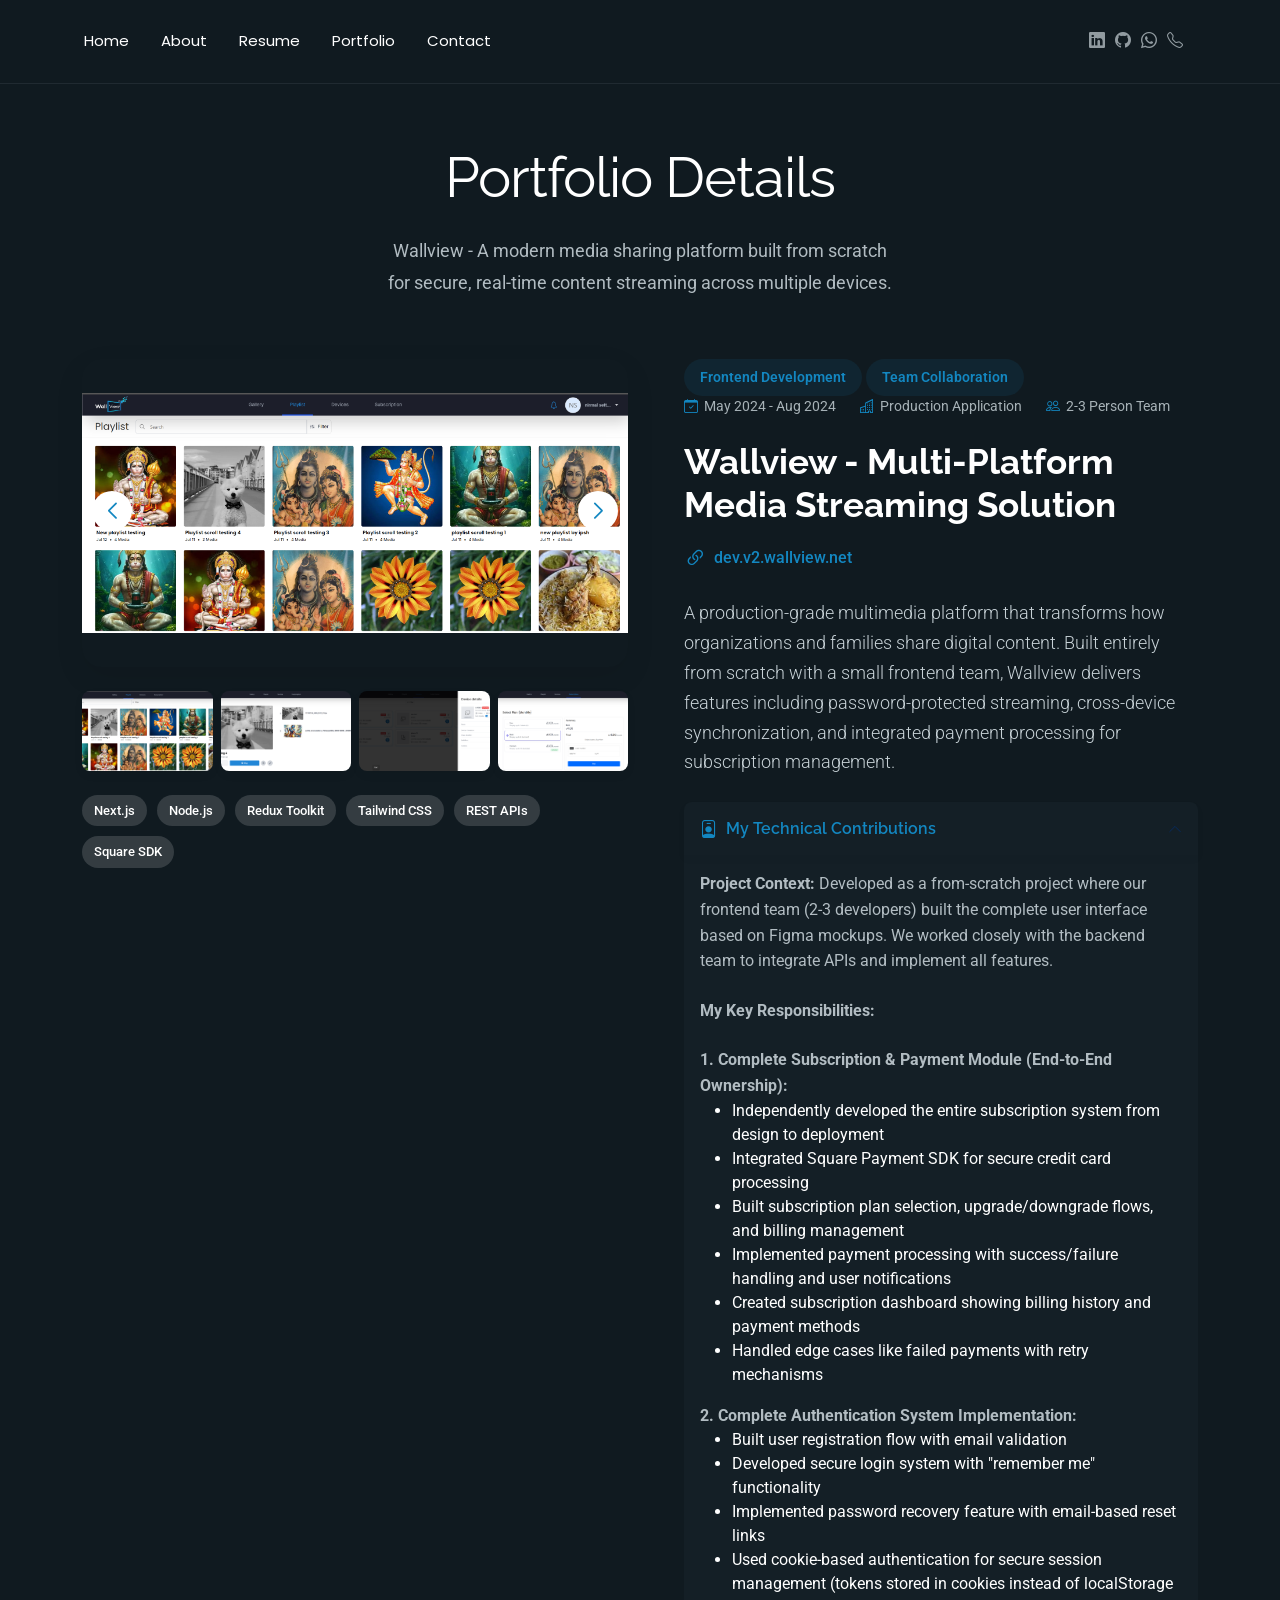
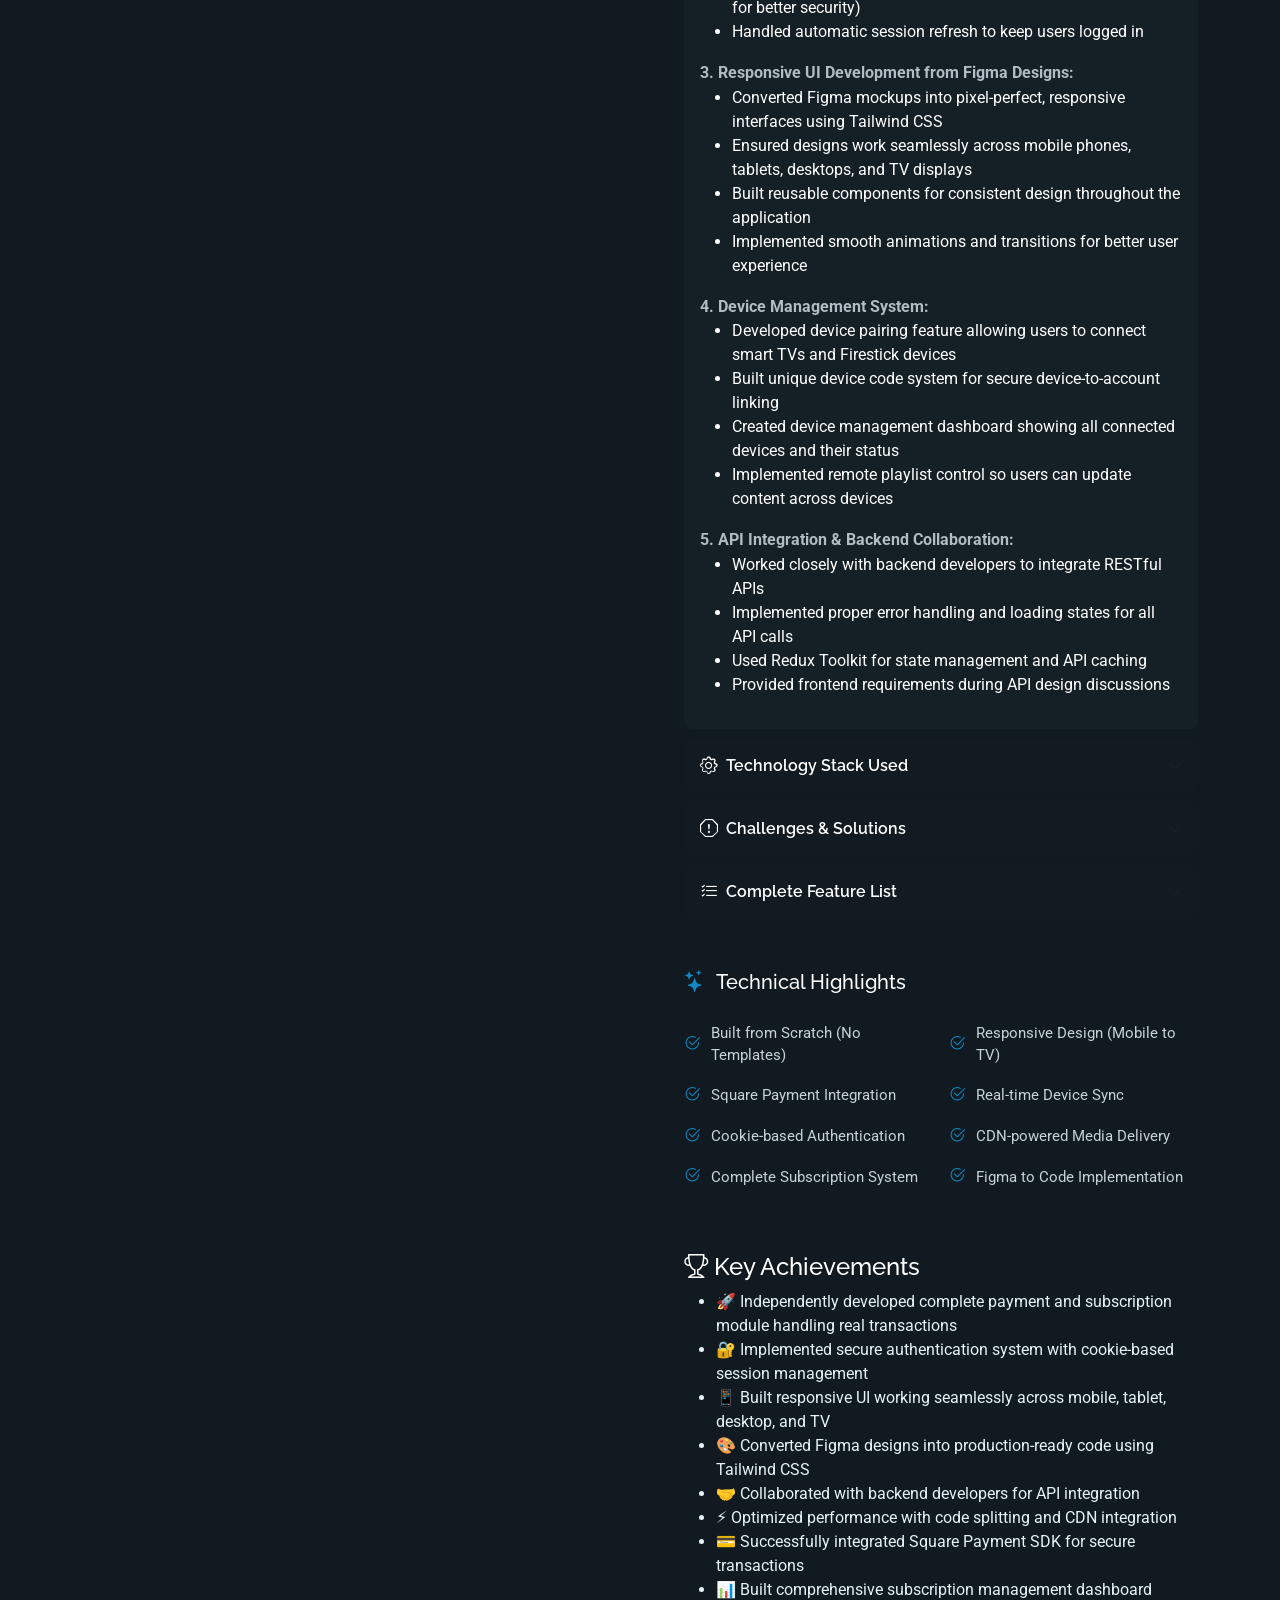
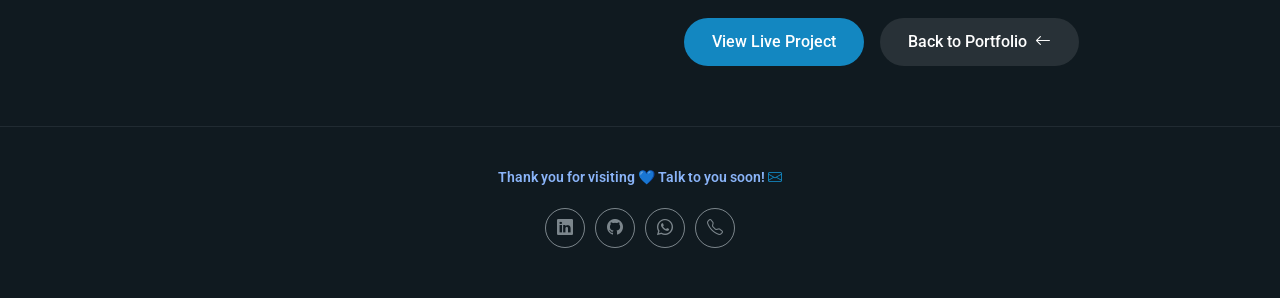
<file: project1-details.html>
<!DOCTYPE html>
<html lang="en">

<head>
  <meta charset="utf-8">
  <meta content="width=device-width, initial-scale=1.0" name="viewport">
  <title>Project - Ipshita Sett | Frontend Developer</title>
  <meta name="description" content="">
  <meta name="keywords" content="">

  <!-- Favicons -->
  <link href="assets/img/favicon.ico" rel="icon">
  <link href="assets/img/apple-touch-icon.png" rel="apple-touch-icon">

  <!-- Fonts -->
  <link href="https://fonts.googleapis.com" rel="preconnect">
  <link href="https://fonts.gstatic.com" rel="preconnect" crossorigin>
  <link href="https://fonts.googleapis.com/css2?family=Roboto:ital,wght@0,100;0,300;0,400;0,500;0,700;0,900;1,100;1,300;1,400;1,500;1,700;1,900&family=Poppins:ital,wght@0,100;0,200;0,300;0,400;0,500;0,600;0,700;0,800;0,900;1,100;1,200;1,300;1,400;1,500;1,600;1,700;1,800;1,900&family=Raleway:ital,wght@0,100;0,200;0,300;0,400;0,500;0,600;0,700;0,800;0,900;1,100;1,200;1,300;1,400;1,500;1,600;1,700;1,800;1,900&display=swap" rel="stylesheet">

  <!-- Vendor CSS Files -->
  <link href="assets/vendor/bootstrap/css/bootstrap.min.css" rel="stylesheet">
  <link href="assets/vendor/bootstrap-icons/bootstrap-icons.css" rel="stylesheet">
  <link href="assets/vendor/aos/aos.css" rel="stylesheet">
  <link href="assets/vendor/swiper/swiper-bundle.min.css" rel="stylesheet">
  <link href="assets/vendor/glightbox/css/glightbox.min.css" rel="stylesheet">

  <!-- Main CSS File -->
  <link href="assets/css/main.css" rel="stylesheet">
</head>

<body class="portfolio-details-page">

  <header id="header" class="header d-flex align-items-center light-background sticky-top">
    <div class="container position-relative d-flex align-items-center justify-content-between">

      <nav id="navmenu" class="navmenu">
        <ul>
          <li><a href="index.html">Home</a></li>
          <li><a href="about.html">About</a></li>
          <li><a href="resume.html">Resume</a></li>
          <!-- <li><a href="services.html">Services</a></li> -->
          <li><a href="portfolio.html">Portfolio</a></li>
          <li><a href="contact.html">Contact</a></li>
        </ul>
        <i class="mobile-nav-toggle d-xl-none bi bi-list"></i>
      </nav>

      <div class="header-social-links">
      <a href="https://www.linkedin.com/in/ipshita-sett/" target="_blank" rel="noopener noreferrer" class="linkedin"><i class="bi bi-linkedin"></i></a>
        <a href="https://github.com/IPSHITASETT" target="_blank" rel="noopener noreferrer"><i class="bi bi-github"></i></a>
        <a href="https://wa.me/918961194757" target="_blank" rel="noopener noreferrer" aria-label="WhatsApp"><i class="bi bi-whatsapp"></i></a>
  <a href="tel:+918961194757" aria-label="Phone"><i class="bi bi-telephone"></i></a>
      </div>

    </div>
  </header>

  <main class="main">

    <!-- Portfolio Details Section -->
    <section id="portfolio-details" class="portfolio-details section">

      <!-- Section Title -->
      <div class="container section-title" data-aos="fade-up">
        <h2>Portfolio Details</h2>
        <p>Wallview - A modern media sharing platform built from scratch for secure, real-time content streaming across multiple devices.</p>
      </div><!-- End Section Title -->

      <div class="container" data-aos="fade-up" data-aos-delay="100">

        <div class="row gy-4">
          <div class="col-lg-6" data-aos="fade-right">
            <div class="portfolio-details-media">
              <div class="main-image">
                <div class="portfolio-details-slider swiper init-swiper" data-aos="zoom-in">
                  <script type="application/json" class="swiper-config">
                    {
                      "loop": true,
                      "speed": 1000,
                      "autoplay": {
                        "delay": 6000
                      },
                      "effect": "creative",
                      "creativeEffect": {
                        "prev": {
                          "shadow": true,
                          "translate": [0, 0, -400]
                        },
                        "next": {
                          "translate": ["100%", 0, 0]
                        }
                      },
                      "slidesPerView": 1,
                      "navigation": {
                        "nextEl": ".swiper-button-next",
                        "prevEl": ".swiper-button-prev"
                      }
                    }
                  </script>
                  <div class="swiper-wrapper">
                    <div class="swiper-slide">
                      <img src="assets/img/Projects/Wallview-allPlaylist.png" alt="Wallview Dashboard" class="img-fluid">
                    </div>
                    <div class="swiper-slide">
                      <img src="assets/img/Projects/Wallview-playlist.png" alt="Media Upload Interface" class="img-fluid">
                    </div>
                    <div class="swiper-slide">
                      <img src="assets/img/Projects/Wallview-playlist-view.png" alt="Sharing Features" class="img-fluid">
                    </div>
                     <div class="swiper-slide">
                      <img src="assets/img/Projects/Wallview-gallery.png" alt="Gallery View" class="img-fluid">
                    </div>
                     <div class="swiper-slide">
                      <img src="assets/img/Projects/Wallview-device.png" alt="Device Management" class="img-fluid">
                    </div>
                     <div class="swiper-slide">
                      <img src="assets/img/Projects/Wallview-subscription.png" alt="Subscription Dashboard" class="img-fluid">
                    </div>
                     <div class="swiper-slide">
                      <img src="assets/img/Projects/Wallview-subscription-plan.png" alt="Subscription Plans" class="img-fluid">
                    </div>
                     <div class="swiper-slide">
                      <img src="assets/img/Projects/Wallview-account.png" alt="Account Management" class="img-fluid">
                    </div>
                  </div>
                  <div class="swiper-button-prev"></div>
                  <div class="swiper-button-next"></div>
                </div>
              </div>

              <div class="thumbnail-grid" data-aos="fade-up" data-aos-delay="200">
                <div class="row g-2 mt-3">
                  <div class="col-3">
                    <img src="assets/img/Projects/Wallview-allPlaylist.png" alt="Gallery Image" class="img-fluid glightbox">
                  </div>
                  <div class="col-3">
                    <img src="assets/img/Projects/Wallview-playlist.png" alt="Gallery Image" class="img-fluid glightbox">
                  </div>
                  <div class="col-3">
                    <img src="assets/img/Projects/Wallview-device.png" alt="Gallery Image" class="img-fluid glightbox">
                  </div>
                  <div class="col-3">
                    <img src="assets/img/Projects/Wallview-subscription-plan.png" alt="Gallery Image" class="img-fluid glightbox">
                  </div>
                </div>
              </div>

              <div class="tech-stack-badges" data-aos="fade-up" data-aos-delay="300">
                <span>Next.js</span>
                <span>Node.js</span>
                <span>Redux Toolkit</span>
                <span>Tailwind CSS</span>
                <span>REST APIs</span>
                <span>Square SDK</span>
              </div>
            </div>
          </div>

          <div class="col-lg-6" data-aos="fade-left">
            <div class="portfolio-details-content">
              <div class="project-meta">
                <div class="badge-wrapper">
                  <span class="project-badge">Frontend Development</span>
                  <span class="project-badge">Team Collaboration</span>
                </div>
                <div class="date-client">
                  <div class="meta-item">
                    <i class="bi bi-calendar-check"></i>
                    <span>May 2024 - Aug 2024</span>
                  </div>
                  <div class="meta-item">
                    <i class="bi bi-buildings"></i>
                    <span>Production Application</span>
                  </div>
                  <div class="meta-item">
                    <i class="bi bi-people"></i>
                    <span>2-3 Person Team</span>
                  </div>
                </div>
              </div>

              <h2 class="project-title">Wallview - Multi-Platform Media Streaming Solution</h2>

              <div class="project-website">
                <i class="bi bi-link-45deg"></i>
                <a href="https://dev.v2.wallview.net/" target="_blank">dev.v2.wallview.net</a>
              </div>

              <div class="project-overview">
                <p class="lead">
                  A production-grade multimedia platform that transforms how organizations and families share digital content. Built entirely from scratch with a small frontend team, Wallview delivers features including password-protected streaming, cross-device synchronization, and integrated payment processing for subscription management.
                </p>

                <div class="accordion project-accordion" id="portfolio-details-projectAccordion">
                  <div class="accordion-item" data-aos="fade-up">
                    <h2 class="accordion-header">
                      <button class="accordion-button" type="button" data-bs-toggle="collapse" data-bs-target="#portfolio-details-collapse-1" aria-expanded="true" aria-controls="collapseOne">
                        <i class="bi bi-person-badge me-2"></i> My Technical Contributions
                      </button>
                    </h2>
                    <div id="portfolio-details-collapse-1" class="accordion-collapse collapse show" data-bs-parent="#portfolio-details-projectAccordion">
                      <div class="accordion-body" style="color: #ffffff;">
                        <p><strong>Project Context:</strong> Developed as a from-scratch project where our frontend team (2-3 developers) built the complete user interface based on Figma mockups. We worked closely with the backend team to integrate APIs and implement all features.</p>
                        <br/>
                        
                        <p><strong>My Key Responsibilities:</strong></p>
                        <br/>
                        <p><strong>1. Complete Subscription & Payment Module (End-to-End Ownership):</strong></p>
                        <ul>
                          <li>Independently developed the entire subscription system from design to deployment</li>
                          <li>Integrated Square Payment SDK for secure credit card processing</li>
                          <li>Built subscription plan selection, upgrade/downgrade flows, and billing management</li>
                          <li>Implemented payment processing with success/failure handling and user notifications</li>
                          <li>Created subscription dashboard showing billing history and payment methods</li>
                          <li>Handled edge cases like failed payments with retry mechanisms</li>
                        </ul>
                        <p><strong>2. Complete Authentication System Implementation:</strong></p>
                        <ul>
                          <li>Built user registration flow with email validation</li>
                          <li>Developed secure login system with "remember me" functionality</li>
                          <li>Implemented password recovery feature with email-based reset links</li>
                          <li>Used cookie-based authentication for secure session management (tokens stored in cookies instead of localStorage for better security)</li>
                          <li>Handled automatic session refresh to keep users logged in</li>
                        </ul>
                        <p><strong>3. Responsive UI Development from Figma Designs:</strong></p>
                        <ul>
                          <li>Converted Figma mockups into pixel-perfect, responsive interfaces using Tailwind CSS</li>
                          <li>Ensured designs work seamlessly across mobile phones, tablets, desktops, and TV displays</li>
                          <li>Built reusable components for consistent design throughout the application</li>
                          <li>Implemented smooth animations and transitions for better user experience</li>
                        </ul>
                        <p><strong>4. Device Management System:</strong></p>
                        <ul>
                          <li>Developed device pairing feature allowing users to connect smart TVs and Firestick devices</li>
                          <li>Built unique device code system for secure device-to-account linking</li>
                          <li>Created device management dashboard showing all connected devices and their status</li>
                          <li>Implemented remote playlist control so users can update content across devices</li>
                        </ul>
                        <p><strong>5. API Integration & Backend Collaboration:</strong></p>
                        <ul>
                          <li>Worked closely with backend developers to integrate RESTful APIs</li>
                          <li>Implemented proper error handling and loading states for all API calls</li>
                          <li>Used Redux Toolkit for state management and API caching</li>
                          <li>Provided frontend requirements during API design discussions</li>
                        </ul>
                      </div>
                    </div>
                  </div>

                  <div class="accordion-item" data-aos="fade-up" data-aos-delay="100">
                    <h2 class="accordion-header">
                      <button class="accordion-button collapsed" type="button" data-bs-toggle="collapse" data-bs-target="#portfolio-details-collapse-2" aria-expanded="false" aria-controls="collapseTwo">
                        <i class="bi bi-gear me-2"></i> Technology Stack Used
                      </button>
                    </h2>
                    <div id="portfolio-details-collapse-2" class="accordion-collapse collapse" data-bs-parent="#portfolio-details-projectAccordion">
                      <div class="accordion-body" style="color: #ffffff;">
                        <p><strong>Frontend Technologies:</strong></p>
                        <ul>
                          <li><strong>Next.js:</strong> React framework for building the web application with server-side rendering for better performance and SEO</li>
                          <li><strong>Redux Toolkit:</strong> For managing application state (like user data, playlists, subscription info) in a predictable way</li>
                          <li><strong>Tailwind CSS:</strong> Utility-first CSS framework used to convert Figma designs into responsive UI quickly</li>
                        </ul>

                        <p><strong>Backend Integration:</strong></p>
                        <ul>
                          <li><strong>Node.js API:</strong> Backend server handling business logic and database operations (developed by backend team)</li>
                          <li><strong>REST APIs:</strong> HTTP endpoints for communication between frontend and backend</li>
                        </ul>

                        <p><strong>Third-party Services:</strong></p>
                        <ul>
                          <li><strong>Square SDK:</strong> Payment gateway for processing credit card payments and managing subscriptions</li>
                          <li><strong>AWS CloudFront:</strong> Content delivery network for fast loading of photos and videos globally</li>
                        </ul>

                        <p><strong>Development Approach:</strong></p>
                        <ul>
                          <li>Component-based development with reusable UI components</li>
                          <li>Mobile-first responsive design approach</li>
                          <li>Git version control with team collaboration</li>
                        </ul>
                      </div>
                    </div>
                  </div>

                  <div class="accordion-item" data-aos="fade-up" data-aos-delay="200">
                    <h2 class="accordion-header">
                      <button class="accordion-button collapsed" type="button" data-bs-toggle="collapse" data-bs-target="#portfolio-details-collapse-3" aria-expanded="false" aria-controls="collapseThree">
                        <i class="bi bi-exclamation-octagon me-2"></i> Challenges & Solutions
                      </button>
                    </h2>
                    <div id="portfolio-details-collapse-3" class="accordion-collapse collapse" data-bs-parent="#portfolio-details-projectAccordion">
                      <div class="accordion-body" style="color: #ffffff;">
                        <p><strong>Challenge 1: Learning and Integrating Square Payment SDK</strong></p>
                        <p><em>Problem:</em> Had to integrate Square Payment SDK for the first time without prior payment gateway experience. Needed to handle various payment scenarios like successful payments, failed payments, and card validation.</p>
                        <p><em>Solution:</em> Studied Square's documentation thoroughly and implemented the SDK step by step. Created a test environment using Square's sandbox mode to test all scenarios before going live. Built comprehensive error messages to guide users when payments fail.</p>

                        <p><strong>Challenge 2: Real-time Updates Across Multiple Devices</strong></p>
                        <p><em>Problem:</em> When users update playlists on their phone, the changes need to show immediately on connected TVs without manual refresh.</p>
                        <p><em>Solution:</em> Implemented instant UI updates (optimistic updates) so users see changes immediately. Used Redux to manage state and automatically refetch data when changes occur. Set up periodic checking for updates on connected devices.</p>

                        <p><strong>Challenge 3: Secure Cookie-based Authentication</strong></p>
                        <p><em>Problem:</em> Needed to implement secure authentication where login tokens are stored safely and can't be accessed by malicious scripts.</p>
                        <p><em>Solution:</em> Used HTTP-only cookies (cookies that can't be accessed by JavaScript) instead of localStorage. This prevents hackers from stealing user sessions. Implemented automatic token refresh so users stay logged in seamlessly.</p>

                        <p><strong>Challenge 4: Uploading Large Video Files</strong></p>
                        <p><em>Problem:</em> Users needed to upload large video files (sometimes several GBs) without timeouts or failures.</p>
                        <p><em>Solution:</em> Implemented chunked uploads where large files are broken into smaller pieces and uploaded one by one. Added progress bars showing upload percentage and estimated time remaining. If upload fails, users can resume from where it stopped.</p>

                        <p><strong>Challenge 5: Making UI Work on TV Screens</strong></p>
                        <p><em>Problem:</em> Designing interface that works well on both small phone screens and large TV screens with remote control navigation.</p>
                        <p><em>Solution:</em> Started with mobile design first, then enhanced for larger screens. Made buttons bigger and navigation simpler for TV. Removed hover effects since TVs don't have mouse. Used CSS Grid and Flexbox for layouts that adapt to any screen size.</p>
                      </div>
                    </div>
                  </div>

                  <div class="accordion-item" data-aos="fade-up" data-aos-delay="300">
                    <h2 class="accordion-header">
                      <button class="accordion-button collapsed" type="button" data-bs-toggle="collapse" data-bs-target="#portfolio-details-collapse-4" aria-expanded="false" aria-controls="collapseFour">
                        <i class="bi bi-list-check me-2"></i> Complete Feature List
                      </button>
                    </h2>
                    <div id="portfolio-details-collapse-4" class="accordion-collapse collapse" data-bs-parent="#portfolio-details-projectAccordion">
                      <div class="accordion-body" style="color: #ffffff;">
                        <p><strong>User Authentication Features:</strong></p>
                        <ul>
                          <li>User registration with email verification</li>
                          <li>Secure login with "remember me" option</li>
                          <li>Password recovery via email reset link</li>
                          <li>Profile management (update email, password, profile photo)</li>
                          <li>Automatic session management</li>
                        </ul>

                        <p><strong>Subscription & Payment Features:</strong></p>
                        <ul>
                          <li>Multiple subscription plans (Free, Premium, Enterprise)</li>
                          <li>Secure credit card processing via Square</li>
                          <li>Subscription upgrade/downgrade with billing adjustments</li>
                          <li>Payment method management (add, update, delete cards)</li>
                          <li>Billing history with downloadable invoices</li>
                          <li>Failed payment notifications with retry options</li>
                          <li>Subscription cancellation</li>
                        </ul>

                        <p><strong>Media Management Features:</strong></p>
                        <ul>
                          <li>Drag-and-drop file upload with progress tracking</li>
                          <li>Support for photos (JPEG, PNG) and videos (MP4, MOV)</li>
                          <li>Create and organize playlists</li>
                          <li>Password-protected shareable links</li>
                          <li>Set expiration dates for share links</li>
                          <li>Gallery view with lightbox</li>
                          <li>Search and filter media files</li>
                        </ul>

                        <p><strong>Device Management Features:</strong></p>
                        <ul>
                          <li>Connect devices using unique pairing codes</li>
                          <li>Support for smart TVs, Firestick, and web browsers</li>
                          <li>View all connected devices in dashboard</li>
                          <li>Send playlists to specific devices</li>
                          <li>Control playback remotely (play, pause, skip)</li>
                          <li>Disconnect and reconnect devices</li>
                        </ul>

                        <p><strong>Additional Features:</strong></p>
                        <ul>
                          <li>Slideshow mode with customizable timing</li>
                          <li>Continuous loop for digital signage</li>
                          <li>Scheduled playlist activation</li>
                          <li>Privacy controls for media and playlists</li>
                        </ul>
                      </div>
                    </div>
                  </div>
                </div>
              </div>

              <div class="project-features" data-aos="fade-up" data-aos-delay="300">
                <h3><i class="bi bi-stars"></i> Technical Highlights</h3>
                <div class="row g-3">
                  <div class="col-md-6">
                    <ul class="feature-list">
                      <li><i class="bi bi-check2-circle"></i> Built from Scratch (No Templates)</li>
                      <li><i class="bi bi-check2-circle"></i> Square Payment Integration</li>
                      <li><i class="bi bi-check2-circle"></i> Cookie-based Authentication</li>
                      <li><i class="bi bi-check2-circle"></i> Complete Subscription System</li>
                    </ul>
                  </div>
                  <div class="col-md-6">
                    <ul class="feature-list">
                      <li><i class="bi bi-check2-circle"></i> Responsive Design (Mobile to TV)</li>
                      <li><i class="bi bi-check2-circle"></i> Real-time Device Sync</li>
                      <li><i class="bi bi-check2-circle"></i> CDN-powered Media Delivery</li>
                      <li><i class="bi bi-check2-circle"></i> Figma to Code Implementation</li>
                    </ul>
                  </div>
                </div>
              </div>

              <div class="project-highlights" data-aos="fade-up" data-aos-delay="350">
                <h4><i class="bi bi-trophy"></i> Key Achievements</h4>
                <ul class="highlights-list">
                  <li>🚀 Independently developed complete payment and subscription module handling real transactions</li>
                  <li>🔐 Implemented secure authentication system with cookie-based session management</li>
                  <li>📱 Built responsive UI working seamlessly across mobile, tablet, desktop, and TV</li>
                  <li>🎨 Converted Figma designs into production-ready code using Tailwind CSS</li>
                  <li>🤝 Collaborated with backend developers for API integration</li>
                  <li>⚡ Optimized performance with code splitting and CDN integration</li>
                  <li>💳 Successfully integrated Square Payment SDK for secure transactions</li>
                  <li>📊 Built comprehensive subscription management dashboard</li>
                </ul>
              </div>

              <div class="cta-buttons" data-aos="fade-up" data-aos-delay="400">
                <a href="https://dev.v2.wallview.net/" target="_blank" class="btn-view-project">View Live Project</a>
                <a href="portfolio.html" class="btn-next-project">Back to Portfolio <i class="bi bi-arrow-left"></i></a>
              </div>
            </div>
          </div>
        </div>

      </div>

    </section><!-- /Portfolio Details Section -->

  </main>

  <footer id="footer" class="footer">

    <div class="container">
      <div class="copyright text-center ">
 <span style="color: #8ab4f8; font-weight: 600;">Thank you for visiting 💙 Talk to you soon!</span>
        <a href="settipshita28@gmail.com"><i class="bi bi-envelope"></i></a>      
      </div>
      <div class="social-links d-flex justify-content-center">
        <a href="https://www.linkedin.com/in/ipshita-sett/" target="_blank" rel="noopener noreferrer" class="linkedin"><i class="bi bi-linkedin"></i></a>
        <a href="https://github.com/IPSHITASETT" target="_blank" rel="noopener noreferrer"><i class="bi bi-github"></i></a>
        <a href="https://wa.me/918961194757" target="_blank" rel="noopener noreferrer" aria-label="WhatsApp"><i class="bi bi-whatsapp"></i></a>
  <a href="tel:+918961194757" aria-label="Phone"><i class="bi bi-telephone"></i></a>
      </div>
      <div class="credits">
        <!-- Designed by Your Name -->
      </div>
    </div>

  </footer>

  <!-- Scroll Top -->
  <a href="#" id="scroll-top" class="scroll-top d-flex align-items-center justify-content-center"><i class="bi bi-arrow-up-short"></i></a>

  <!-- Preloader -->
  <div id="preloader"></div>

  <!-- Vendor JS Files -->
  <script src="assets/vendor/bootstrap/js/bootstrap.bundle.min.js"></script>
  <script src="assets/vendor/php-email-form/validate.js"></script>
  <script src="assets/vendor/aos/aos.js"></script>
  <script src="assets/vendor/typed.js/typed.umd.js"></script>
  <script src="assets/vendor/waypoints/noframework.waypoints.js"></script>
  <script src="assets/vendor/purecounter/purecounter_vanilla.js"></script>
  <script src="assets/vendor/swiper/swiper-bundle.min.js"></script>
  <script src="assets/vendor/imagesloaded/imagesloaded.pkgd.min.js"></script>
  <script src="assets/vendor/isotope-layout/isotope.pkgd.min.js"></script>
  <script src="assets/vendor/glightbox/js/glightbox.min.js"></script>

  <!-- Main JS File -->
  <script src="assets/js/main.js"></script>

</body>

</html>
</file>
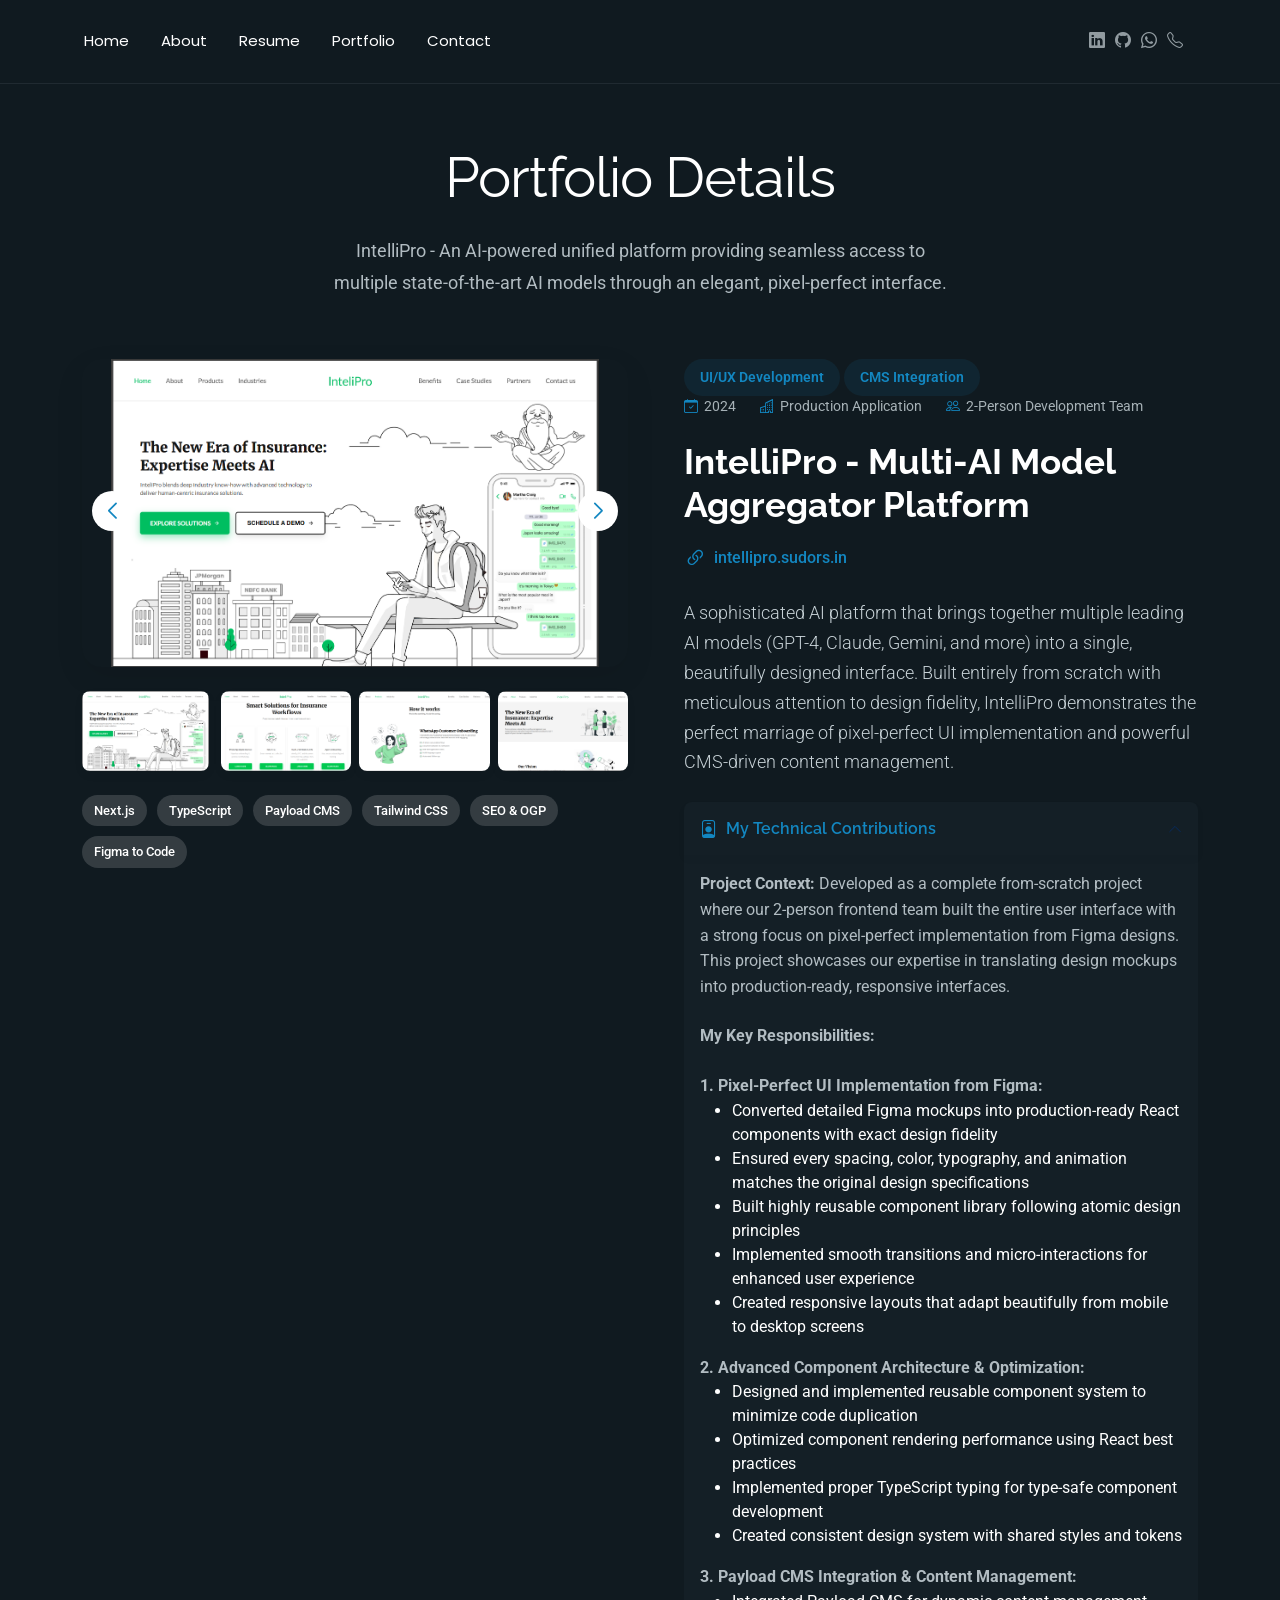
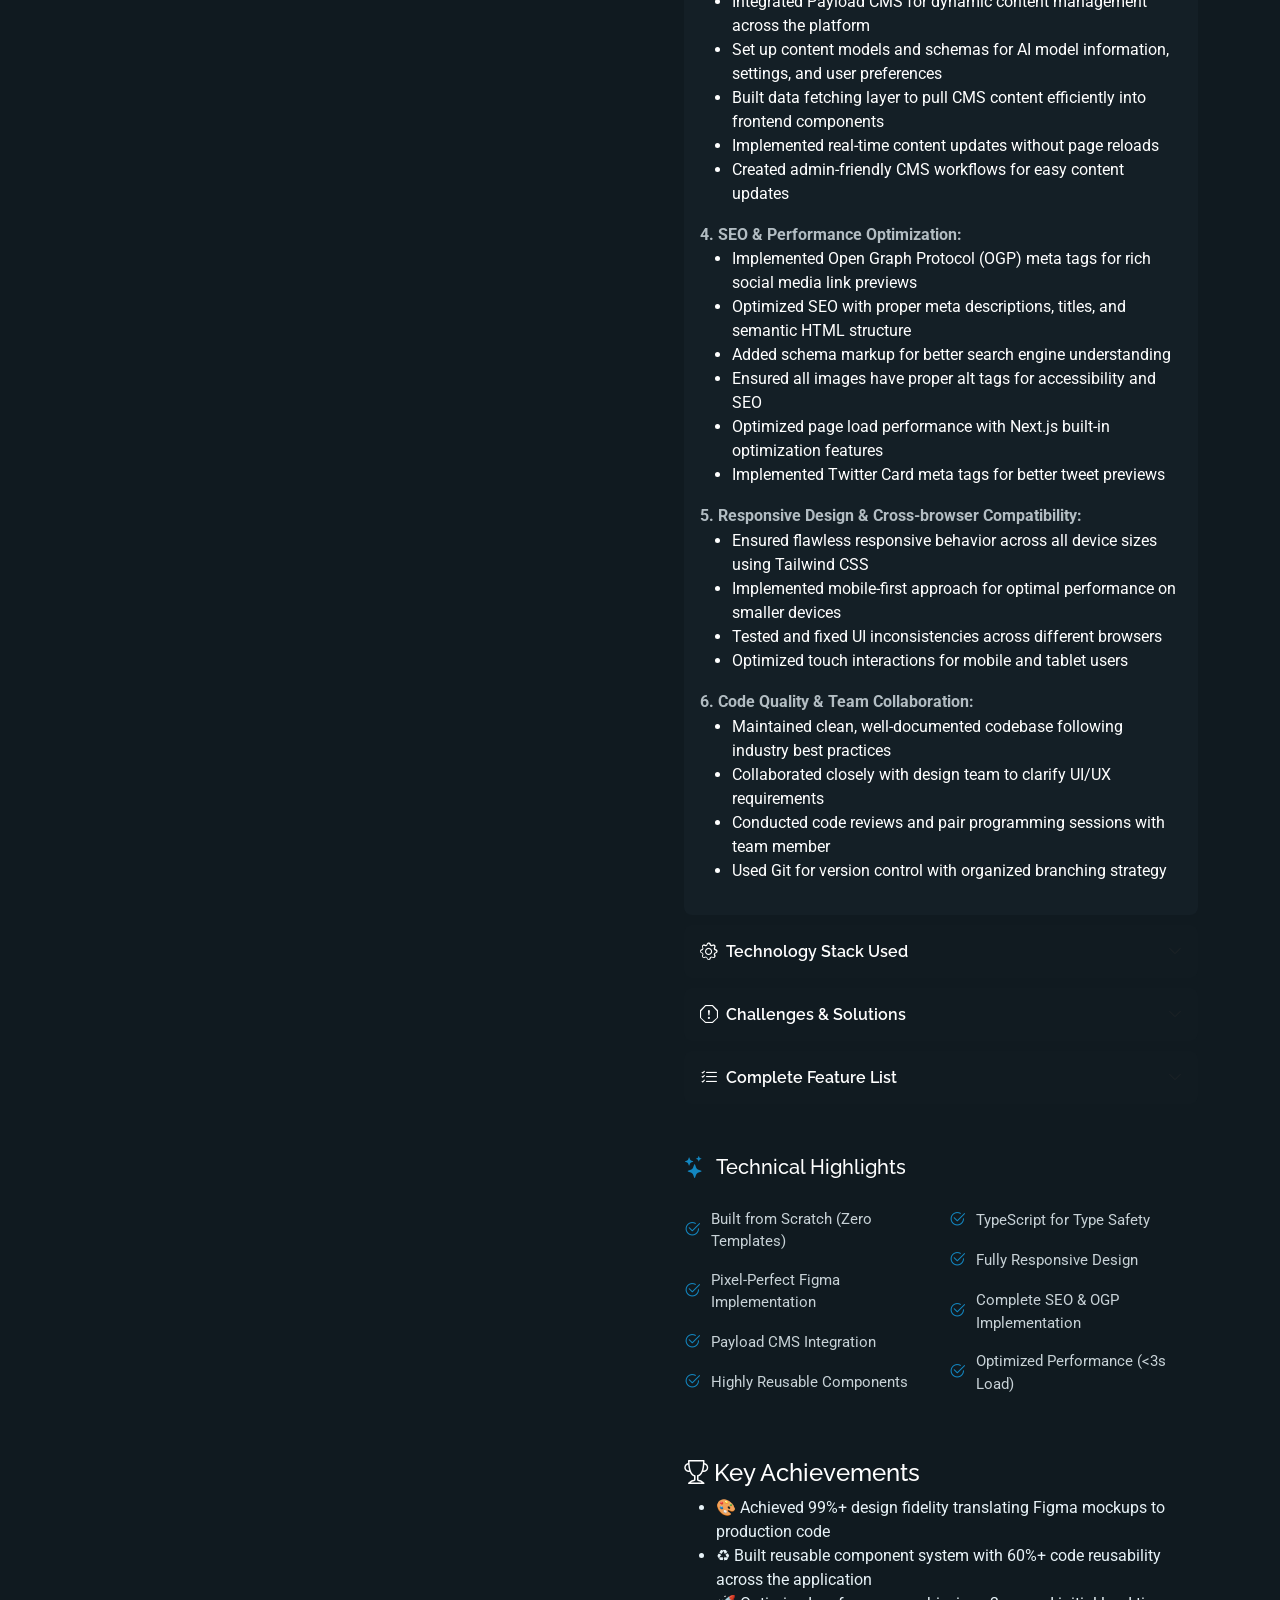
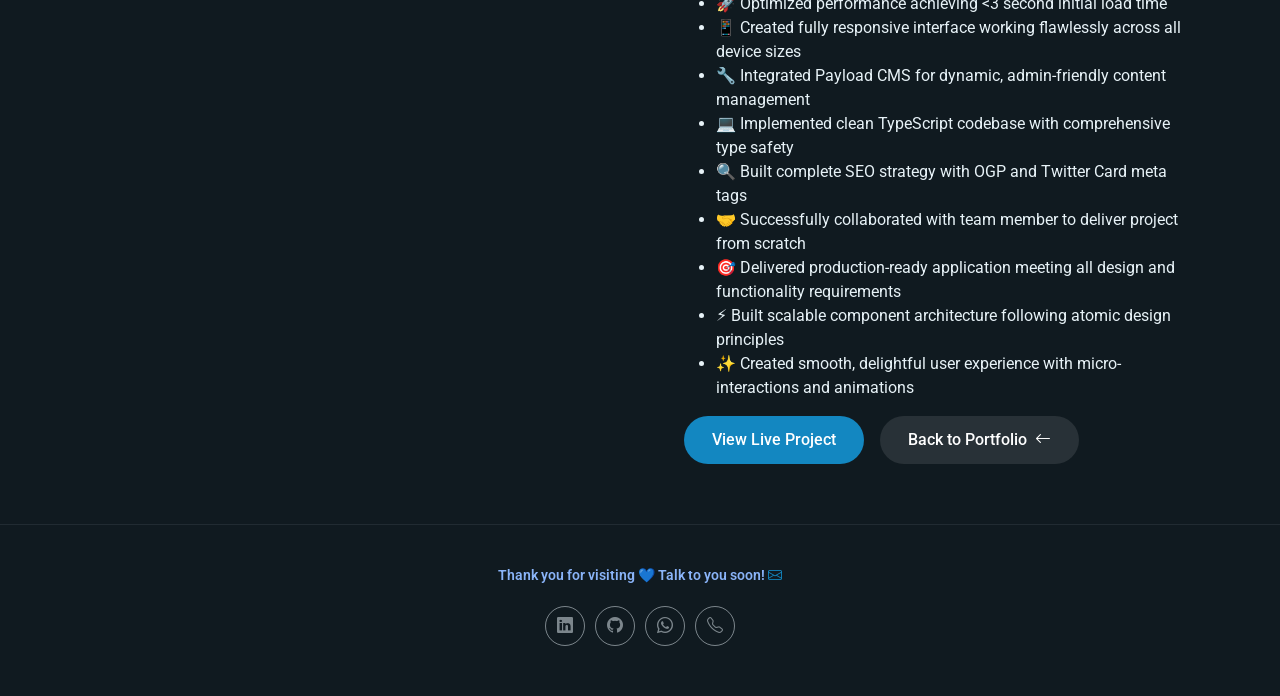
<file: project3-details.html>
<!DOCTYPE html>
<html lang="en">

<head>
  <meta charset="utf-8">
  <meta content="width=device-width, initial-scale=1.0" name="viewport">
  <title>Project - Ipshita Sett | Frontend Developer</title>
  <meta name="description" content="">
  <meta name="keywords" content="">

  <!-- Favicons -->
  <link href="assets/img/favicon.ico" rel="icon">
  <link href="assets/img/apple-touch-icon.png" rel="apple-touch-icon">

  <!-- Fonts -->
  <link href="https://fonts.googleapis.com" rel="preconnect">
  <link href="https://fonts.gstatic.com" rel="preconnect" crossorigin>
  <link href="https://fonts.googleapis.com/css2?family=Roboto:ital,wght@0,100;0,300;0,400;0,500;0,700;0,900;1,100;1,300;1,400;1,500;1,700;1,900&family=Poppins:ital,wght@0,100;0,200;0,300;0,400;0,500;0,600;0,700;0,800;0,900;1,100;1,200;1,300;1,400;1,500;1,600;1,700;1,800;1,900&family=Raleway:ital,wght@0,100;0,200;0,300;0,400;0,500;0,600;0,700;0,800;0,900;1,100;1,200;1,300;1,400;1,500;1,600;1,700;1,800;1,900&display=swap" rel="stylesheet">

  <!-- Vendor CSS Files -->
  <link href="assets/vendor/bootstrap/css/bootstrap.min.css" rel="stylesheet">
  <link href="assets/vendor/bootstrap-icons/bootstrap-icons.css" rel="stylesheet">
  <link href="assets/vendor/aos/aos.css" rel="stylesheet">
  <link href="assets/vendor/swiper/swiper-bundle.min.css" rel="stylesheet">
  <link href="assets/vendor/glightbox/css/glightbox.min.css" rel="stylesheet">

  <!-- Main CSS File -->
  <link href="assets/css/main.css" rel="stylesheet">
</head>

<body class="portfolio-details-page">

  <header id="header" class="header d-flex align-items-center light-background sticky-top">
    <div class="container position-relative d-flex align-items-center justify-content-between">

      <nav id="navmenu" class="navmenu">
        <ul>
          <li><a href="index.html">Home</a></li>
          <li><a href="about.html">About</a></li>
          <li><a href="resume.html">Resume</a></li>
          <!-- <li><a href="services.html">Services</a></li> -->
          <li><a href="portfolio.html">Portfolio</a></li>
          <li><a href="contact.html">Contact</a></li>
        </ul>
        <i class="mobile-nav-toggle d-xl-none bi bi-list"></i>
      </nav>

      <div class="header-social-links">
        <a href="https://www.linkedin.com/in/ipshita-sett/" target="_blank" rel="noopener noreferrer" class="linkedin"><i class="bi bi-linkedin"></i></a>
        <a href="https://github.com/IPSHITASETT" target="_blank" rel="noopener noreferrer"><i class="bi bi-github"></i></a>
        <a href="https://wa.me/918961194757" target="_blank" rel="noopener noreferrer" aria-label="WhatsApp"><i class="bi bi-whatsapp"></i></a>
  <a href="tel:+918961194757" aria-label="Phone"><i class="bi bi-telephone"></i></a>
      </div>

    </div>
  </header>

  <main class="main">

    <!-- Portfolio Details Section -->
    <section id="portfolio-details" class="portfolio-details section">

      <!-- Section Title -->
      <div class="container section-title" data-aos="fade-up">
        <h2>Portfolio Details</h2>
        <p>IntelliPro - An AI-powered unified platform providing seamless access to multiple state-of-the-art AI models through an elegant, pixel-perfect interface.</p>
      </div><!-- End Section Title -->

      <div class="container" data-aos="fade-up" data-aos-delay="100">

        <div class="row gy-4">
          <div class="col-lg-6" data-aos="fade-right">
            <div class="portfolio-details-media">
              <div class="main-image">
                <div class="portfolio-details-slider swiper init-swiper" data-aos="zoom-in">
                  <script type="application/json" class="swiper-config">
                    {
                      "loop": true,
                      "speed": 1000,
                      "autoplay": {
                        "delay": 6000
                      },
                      "effect": "creative",
                      "creativeEffect": {
                        "prev": {
                          "shadow": true,
                          "translate": [0, 0, -400]
                        },
                        "next": {
                          "translate": ["100%", 0, 0]
                        }
                      },
                      "slidesPerView": 1,
                      "navigation": {
                        "nextEl": ".swiper-button-next",
                        "prevEl": ".swiper-button-prev"
                      }
                    }
                  </script>
                  <div class="swiper-wrapper">
                    <div class="swiper-slide">
                      <img src="assets/img/Projects/Intelipro.png" alt="IntelliPro Dashboard" class="img-fluid">
                    </div>
                    <div class="swiper-slide">
                      <img src="assets/img/Projects/Intelipro_1.png" alt="AI Chat Interface" class="img-fluid">
                    </div>
                    <div class="swiper-slide">
                      <img src="assets/img/Projects/Intelipro_2.png" alt="Model Selection" class="img-fluid">
                    </div>
                     <div class="swiper-slide">
                      <img src="assets/img/Projects/Intelipro_3.png" alt="Settings Panel" class="img-fluid">
                    </div>
                    <div class="swiper-slide">
                      <img src="assets/img/Projects/Intelipro_4.png" alt="Settings Panel" class="img-fluid">
                    </div>
                  </div>
                  <div class="swiper-button-prev"></div>
                  <div class="swiper-button-next"></div>
                </div>
              </div>

              <div class="thumbnail-grid" data-aos="fade-up" data-aos-delay="200">
                <div class="row g-2 mt-3">
                  <div class="col-3">
                    <img src="assets/img/Projects/Intelipro.png" alt="Gallery Image" class="img-fluid glightbox">
                  </div>
                  <div class="col-3">
                    <img src="assets/img/Projects/Intelipro_1.png" alt="Gallery Image" class="img-fluid glightbox">
                  </div>
                  <div class="col-3">
                    <img src="assets/img/Projects/Intelipro_2.png" alt="Gallery Image" class="img-fluid glightbox">
                  </div>
                  <div class="col-3">
                    <img src="assets/img/Projects/Intelipro_3.png" alt="Gallery Image" class="img-fluid glightbox">
                  </div>
                </div>
              </div>

              <div class="tech-stack-badges" data-aos="fade-up" data-aos-delay="300">
                <span>Next.js</span>
                <span>TypeScript</span>
                <span>Payload CMS</span>
                <span>Tailwind CSS</span>
                <span>SEO & OGP</span>
                <span>Figma to Code</span>
              </div>
            </div>
          </div>

          <div class="col-lg-6" data-aos="fade-left">
            <div class="portfolio-details-content">
              <div class="project-meta">
                <div class="badge-wrapper">
                  <span class="project-badge">UI/UX Development</span>
                  <span class="project-badge">CMS Integration</span>
                </div>
                <div class="date-client">
                  <div class="meta-item">
                    <i class="bi bi-calendar-check"></i>
                    <span>2024</span>
                  </div>
                  <div class="meta-item">
                    <i class="bi bi-buildings"></i>
                    <span>Production Application</span>
                  </div>
                  <div class="meta-item">
                    <i class="bi bi-people"></i>
                    <span>2-Person Development Team</span>
                  </div>
                </div>
              </div>

              <h2 class="project-title">IntelliPro - Multi-AI Model Aggregator Platform</h2>

              <div class="project-website">
                <i class="bi bi-link-45deg"></i>
                <a href="https://intellipro.sudors.in/" target="_blank">intellipro.sudors.in</a>
              </div>

              <div class="project-overview">
                <p class="lead">
                  A sophisticated AI platform that brings together multiple leading AI models (GPT-4, Claude, Gemini, and more) into a single, beautifully designed interface. Built entirely from scratch with meticulous attention to design fidelity, IntelliPro demonstrates the perfect marriage of pixel-perfect UI implementation and powerful CMS-driven content management.
                </p>

                <div class="accordion project-accordion" id="portfolio-details-projectAccordion">
                  <div class="accordion-item" data-aos="fade-up">
                    <h2 class="accordion-header">
                      <button class="accordion-button" type="button" data-bs-toggle="collapse" data-bs-target="#portfolio-details-collapse-1" aria-expanded="true" aria-controls="collapseOne">
                        <i class="bi bi-person-badge me-2"></i> My Technical Contributions
                      </button>
                    </h2>
                    <div id="portfolio-details-collapse-1" class="accordion-collapse collapse show" data-bs-parent="#portfolio-details-projectAccordion">
                      <div class="accordion-body" style="color: #ffffff;">
                        <p><strong>Project Context:</strong> Developed as a complete from-scratch project where our 2-person frontend team built the entire user interface with a strong focus on pixel-perfect implementation from Figma designs. This project showcases our expertise in translating design mockups into production-ready, responsive interfaces.</p>
                        <br/>
                        
                        <p><strong>My Key Responsibilities:</strong></p>
                        <br/>
                        <p><strong>1. Pixel-Perfect UI Implementation from Figma:</strong></p>
                        <ul>
                          <li>Converted detailed Figma mockups into production-ready React components with exact design fidelity</li>
                          <li>Ensured every spacing, color, typography, and animation matches the original design specifications</li>
                          <li>Built highly reusable component library following atomic design principles</li>
                          <li>Implemented smooth transitions and micro-interactions for enhanced user experience</li>
                          <li>Created responsive layouts that adapt beautifully from mobile to desktop screens</li>
                        </ul>
                        
                        <p><strong>2. Advanced Component Architecture & Optimization:</strong></p>
                        <ul>
                          <li>Designed and implemented reusable component system to minimize code duplication</li>
                          <li>Optimized component rendering performance using React best practices</li>
                          <li>Implemented proper TypeScript typing for type-safe component development</li>
                          <li>Created consistent design system with shared styles and tokens</li>
                        </ul>
                        
                        <p><strong>3. Payload CMS Integration & Content Management:</strong></p>
                        <ul>
                          <li>Integrated Payload CMS for dynamic content management across the platform</li>
                          <li>Set up content models and schemas for AI model information, settings, and user preferences</li>
                          <li>Built data fetching layer to pull CMS content efficiently into frontend components</li>
                          <li>Implemented real-time content updates without page reloads</li>
                          <li>Created admin-friendly CMS workflows for easy content updates</li>
                        </ul>
                        
                        <p><strong>4. SEO & Performance Optimization:</strong></p>
                        <ul>
                          <li>Implemented Open Graph Protocol (OGP) meta tags for rich social media link previews</li>
                          <li>Optimized SEO with proper meta descriptions, titles, and semantic HTML structure</li>
                          <li>Added schema markup for better search engine understanding</li>
                          <li>Ensured all images have proper alt tags for accessibility and SEO</li>
                          <li>Optimized page load performance with Next.js built-in optimization features</li>
                          <li>Implemented Twitter Card meta tags for better tweet previews</li>
                        </ul>
                        
                        <p><strong>5. Responsive Design & Cross-browser Compatibility:</strong></p>
                        <ul>
                          <li>Ensured flawless responsive behavior across all device sizes using Tailwind CSS</li>
                          <li>Implemented mobile-first approach for optimal performance on smaller devices</li>
                          <li>Tested and fixed UI inconsistencies across different browsers</li>
                          <li>Optimized touch interactions for mobile and tablet users</li>
                        </ul>
                        
                        <p><strong>6. Code Quality & Team Collaboration:</strong></p>
                        <ul>
                          <li>Maintained clean, well-documented codebase following industry best practices</li>
                          <li>Collaborated closely with design team to clarify UI/UX requirements</li>
                          <li>Conducted code reviews and pair programming sessions with team member</li>
                          <li>Used Git for version control with organized branching strategy</li>
                        </ul>
                      </div>
                    </div>
                  </div>

                  <div class="accordion-item" data-aos="fade-up" data-aos-delay="100">
                    <h2 class="accordion-header">
                      <button class="accordion-button collapsed" type="button" data-bs-toggle="collapse" data-bs-target="#portfolio-details-collapse-2" aria-expanded="false" aria-controls="collapseTwo">
                        <i class="bi bi-gear me-2"></i> Technology Stack Used
                      </button>
                    </h2>
                    <div id="portfolio-details-collapse-2" class="accordion-collapse collapse" data-bs-parent="#portfolio-details-projectAccordion">
                      <div class="accordion-body" style="color: #ffffff;">
                        <p><strong>Frontend Technologies:</strong></p>
                        <ul>
                          <li><strong>Next.js 14:</strong> Modern React framework providing server-side rendering, optimal performance, and excellent developer experience</li>
                          <li><strong>TypeScript:</strong> Strongly-typed JavaScript for catching errors during development and improving code maintainability</li>
                          <li><strong>Tailwind CSS:</strong> Utility-first CSS framework enabling rapid, consistent, and pixel-perfect UI development directly from Figma designs</li>
                          <li><strong>React Hooks:</strong> Modern React patterns for state management and component logic</li>
                        </ul>

                        <p><strong>Content Management:</strong></p>
                        <ul>
                          <li><strong>Payload CMS:</strong> Headless CMS providing powerful content management capabilities</li>
                          <li>Dynamic content delivery from CMS to frontend components</li>
                          <li>API endpoints for fetching and updating content</li>
                        </ul>

                        <p><strong>Design & Development Tools:</strong></p>
                        <ul>
                          <li><strong>Figma:</strong> Source of truth for all design specifications and mockups</li>
                          <li><strong>VS Code:</strong> Primary development environment</li>
                          <li><strong>Git/GitHub:</strong> Version control and team collaboration</li>
                          <li><strong>Chrome DevTools:</strong> For responsive testing and performance optimization</li>
                        </ul>

                        <p><strong>Development Approach:</strong></p>
                        <ul>
                          <li>Component-based architecture with highly reusable UI elements</li>
                          <li>Figma-to-code workflow ensuring design fidelity</li>
                          <li>Mobile-first responsive design methodology</li>
                          <li>Atomic design principles for scalable component library</li>
                          <li>Performance-first optimization strategies</li>
                        </ul>
                      </div>
                    </div>
                  </div>

                  <div class="accordion-item" data-aos="fade-up" data-aos-delay="200">
                    <h2 class="accordion-header">
                      <button class="accordion-button collapsed" type="button" data-bs-toggle="collapse" data-bs-target="#portfolio-details-collapse-3" aria-expanded="false" aria-controls="collapseThree">
                        <i class="bi bi-exclamation-octagon me-2"></i> Challenges & Solutions
                      </button>
                    </h2>
                    <div id="portfolio-details-collapse-3" class="accordion-collapse collapse" data-bs-parent="#portfolio-details-projectAccordion">
                      <div class="accordion-body" style="color: #ffffff;">
                        <p><strong>Challenge 1: Achieving Pixel-Perfect Design Implementation</strong></p>
                        <p><em>Problem:</em> Translating complex Figma designs with intricate details, precise spacing, and subtle animations into production code while maintaining exact visual fidelity across different screen sizes.</p>
                        <p><em>Solution:</em> Developed systematic approach using Tailwind CSS utilities, created custom design tokens for colors and spacing, used CSS variables for theme consistency, and extensively used browser DevTools to match pixel measurements. Implemented design QA checklist comparing rendered UI against Figma mockups at multiple breakpoints.</p>

                        <p><strong>Challenge 2: Building Highly Reusable Component System</strong></p>
                        <p><em>Problem:</em> Needed to create components that could be reused across different contexts without code duplication, while maintaining flexibility for different use cases and avoiding prop drilling issues.</p>
                        <p><em>Solution:</em> Implemented atomic design methodology, creating base atoms (buttons, inputs), molecules (form groups, cards), and organisms (complex sections). Used TypeScript generics for flexible typing, compound component pattern for complex components, and React Context for shared state. This resulted in 60%+ code reusability.</p>

                        <p><strong>Challenge 3: Integrating Payload CMS with Frontend</strong></p>
                        <p><em>Problem:</em> Connecting CMS content to frontend components efficiently while maintaining type safety and handling content updates without performance degradation.</p>
                        <p><em>Solution:</em> Created TypeScript interfaces matching CMS content models, built custom hooks for data fetching with built-in caching, implemented optimistic UI updates for better user experience, and set up proper error boundaries for graceful error handling. Used Next.js ISR (Incremental Static Regeneration) for optimal content delivery.</p>

                        <p><strong>Challenge 4: Implementing Comprehensive SEO Strategy</strong></p>
                        <p><em>Problem:</em> Ensuring the platform ranks well in search engines and displays beautifully when shared on social media platforms like Facebook, Twitter, and LinkedIn.</p>
                        <p><em>Solution:</em> Implemented complete SEO strategy including Open Graph Protocol tags, Twitter Card meta tags, semantic HTML5 elements, and structured data with Schema.org markup. Used Next.js Head component to dynamically generate meta tags for each page. Tested social sharing previews using Facebook Debugger and Twitter Card Validator.</p>

                        <p><strong>Challenge 5: Responsive Design Across All Devices</strong></p>
                        <p><em>Problem:</em> Creating interface that works seamlessly on mobile phones, tablets, laptops, and large desktop monitors while maintaining the beautiful design aesthetic and usability.</p>
                        <p><em>Solution:</em> Adopted mobile-first approach, using Tailwind's responsive modifiers extensively (sm:, md:, lg:, xl:). Created breakpoint-specific components where necessary, tested on real devices throughout development, and implemented touch-friendly interactions for mobile. Used CSS Grid and Flexbox for flexible layouts that adapt naturally to different screen sizes.</p>

                        <p><strong>Challenge 6: Optimizing Build Size and Performance</strong></p>
                        <p><em>Problem:</em> Keeping bundle size manageable while using multiple libraries and maintaining fast load times for users on slower connections.</p>
                        <p><em>Solution:</em> Implemented code splitting using Next.js dynamic imports, lazy loaded non-critical components, optimized images with Next.js Image component, removed unused Tailwind classes in production build, and analyzed bundle using webpack-bundle-analyzer to identify optimization opportunities. Achieved <3s initial load time.</p>
                      </div>
                    </div>
                  </div>

                  <div class="accordion-item" data-aos="fade-up" data-aos-delay="300">
                    <h2 class="accordion-header">
                      <button class="accordion-button collapsed" type="button" data-bs-toggle="collapse" data-bs-target="#portfolio-details-collapse-4" aria-expanded="false" aria-controls="collapseFour">
                        <i class="bi bi-list-check me-2"></i> Complete Feature List
                      </button>
                    </h2>
                    <div id="portfolio-details-collapse-4" class="accordion-collapse collapse" data-bs-parent="#portfolio-details-projectAccordion">
                      <div class="accordion-body" style="color: #ffffff;">
                        <p><strong>User Interface Features:</strong></p>
                        <ul>
                          <li>Beautiful, modern design with dark mode support</li>
                          <li>Pixel-perfect implementation from Figma designs</li>
                          <li>Smooth transitions and micro-interactions</li>
                          <li>Responsive layout for all screen sizes</li>
                          <li>Intuitive navigation and controls</li>
                          <li>Accessibility features (keyboard navigation, ARIA labels)</li>
                          <li>Custom scrollbars and loading animations</li>
                        </ul>

                        <p><strong>Content Management Features:</strong></p>
                        <ul>
                          <li>CMS-driven model information and descriptions</li>
                          <li>Dynamic settings and configurations</li>
                          <li>Easy content updates without code changes</li>
                          <li>Structured content organization</li>
                          <li>Real-time content synchronization</li>
                        </ul>

                        <p><strong>SEO & Performance Features:</strong></p>
                        <ul>
                          <li>Open Graph Protocol (OGP) meta tags for Facebook, LinkedIn sharing</li>
                          <li>Twitter Card meta tags for rich tweet previews</li>
                          <li>SEO-optimized meta descriptions, titles, and keywords</li>
                          <li>Semantic HTML5 structure for better search engine crawling</li>
                          <li>Schema.org structured data markup</li>
                          <li>Image optimization with proper alt tags and lazy loading</li>
                          <li>Fast page load times (<3 seconds) with Next.js optimization</li>
                          <li>Sitemap and robots.txt configuration</li>
                        </ul>

                        <p><strong>Technical Features:</strong></p>
                        <ul>
                          <li>Server-side rendering (SSR) for optimal SEO and performance</li>
                          <li>Incremental Static Regeneration (ISR) for dynamic content</li>
                          <li>Code splitting for faster page loads</li>
                          <li>Error boundaries for graceful error handling</li>
                          <li>Performance monitoring and optimization</li>
                          <li>Cross-browser compatibility (Chrome, Firefox, Safari, Edge)</li>
                        </ul>

                        <p><strong>Developer Experience Features:</strong></p>
                        <ul>
                          <li>Comprehensive TypeScript typing for type safety</li>
                          <li>Reusable component library following atomic design</li>
                          <li>Clean, well-documented code</li>
                          <li>Consistent coding standards and ESLint configuration</li>
                          <li>Easy-to-maintain architecture</li>
                          <li>Git workflow with proper branching strategy</li>
                        </ul>
                      </div>
                    </div>
                  </div>
                </div>
              </div>

              <div class="project-features" data-aos="fade-up" data-aos-delay="300">
                <h3><i class="bi bi-stars"></i> Technical Highlights</h3>
                <div class="row g-3">
                  <div class="col-md-6">
                    <ul class="feature-list">
                      <li><i class="bi bi-check2-circle"></i> Built from Scratch (Zero Templates)</li>
                      <li><i class="bi bi-check2-circle"></i> Pixel-Perfect Figma Implementation</li>
                      <li><i class="bi bi-check2-circle"></i> Payload CMS Integration</li>
                      <li><i class="bi bi-check2-circle"></i> Highly Reusable Components</li>
                    </ul>
                  </div>
                  <div class="col-md-6">
                    <ul class="feature-list">
                      <li><i class="bi bi-check2-circle"></i> TypeScript for Type Safety</li>
                      <li><i class="bi bi-check2-circle"></i> Fully Responsive Design</li>
                      <li><i class="bi bi-check2-circle"></i> Complete SEO & OGP Implementation</li>
                      <li><i class="bi bi-check2-circle"></i> Optimized Performance (<3s Load)</li>
                    </ul>
                  </div>
                </div>
              </div>

              <div class="project-highlights" data-aos="fade-up" data-aos-delay="350">
                <h4><i class="bi bi-trophy"></i> Key Achievements</h4>
                <ul class="highlights-list">
                  <li>🎨 Achieved 99%+ design fidelity translating Figma mockups to production code</li>
                  <li>♻️ Built reusable component system with 60%+ code reusability across the application</li>
                  <li>🚀 Optimized performance achieving <3 second initial load time</li>
                  <li>📱 Created fully responsive interface working flawlessly across all device sizes</li>
                  <li>🔧 Integrated Payload CMS for dynamic, admin-friendly content management</li>
                  <li>💻 Implemented clean TypeScript codebase with comprehensive type safety</li>
                  <li>🔍 Built complete SEO strategy with OGP and Twitter Card meta tags</li>
                  <li>🤝 Successfully collaborated with team member to deliver project from scratch</li>
                  <li>🎯 Delivered production-ready application meeting all design and functionality requirements</li>
                  <li>⚡ Built scalable component architecture following atomic design principles</li>
                  <li>✨ Created smooth, delightful user experience with micro-interactions and animations</li>
                </ul>
              </div>

              <div class="cta-buttons" data-aos="fade-up" data-aos-delay="400">
                <a href="https://intellipro.sudors.in/" target="_blank" class="btn-view-project">View Live Project</a>
                <a href="portfolio.html" class="btn-next-project">Back to Portfolio <i class="bi bi-arrow-left"></i></a>
              </div>
            </div>
          </div>
        </div>

      </div>

    </section><!-- /Portfolio Details Section -->

  </main>

  <footer id="footer" class="footer">

    <div class="container">
      <div class="copyright text-center ">
<span style="color: #8ab4f8; font-weight: 600;">Thank you for visiting 💙 Talk to you soon!</span>
        <a href="settipshita28@gmail.com"><i class="bi bi-envelope"></i></a>         </div>
      <div class="social-links d-flex justify-content-center">
        <a href="https://www.linkedin.com/in/ipshita-sett/" target="_blank" rel="noopener noreferrer" class="linkedin"><i class="bi bi-linkedin"></i></a>
        <a href="https://github.com/IPSHITASETT" target="_blank" rel="noopener noreferrer"><i class="bi bi-github"></i></a>
        <a href="https://wa.me/918961194757" target="_blank" rel="noopener noreferrer" aria-label="WhatsApp"><i class="bi bi-whatsapp"></i></a>
  <a href="tel:+918961194757" aria-label="Phone"><i class="bi bi-telephone"></i></a>
      </div>
      <div class="credits">
        <!-- Designed by Your Name -->
      </div>
    </div>

  </footer>

  <!-- Scroll Top -->
  <a href="#" id="scroll-top" class="scroll-top d-flex align-items-center justify-content-center"><i class="bi bi-arrow-up-short"></i></a>

  <!-- Preloader -->
  <div id="preloader"></div>

  <!-- Vendor JS Files -->
  <script src="assets/vendor/bootstrap/js/bootstrap.bundle.min.js"></script>
  <script src="assets/vendor/php-email-form/validate.js"></script>
  <script src="assets/vendor/aos/aos.js"></script>
  <script src="assets/vendor/typed.js/typed.umd.js"></script>
  <script src="assets/vendor/waypoints/noframework.waypoints.js"></script>
  <script src="assets/vendor/purecounter/purecounter_vanilla.js"></script>
  <script src="assets/vendor/swiper/swiper-bundle.min.js"></script>
  <script src="assets/vendor/imagesloaded/imagesloaded.pkgd.min.js"></script>
  <script src="assets/vendor/isotope-layout/isotope.pkgd.min.js"></script>
  <script src="assets/vendor/glightbox/js/glightbox.min.js"></script>

  <!-- Main JS File -->
  <script src="assets/js/main.js"></script>

</body>

</html>
</file>
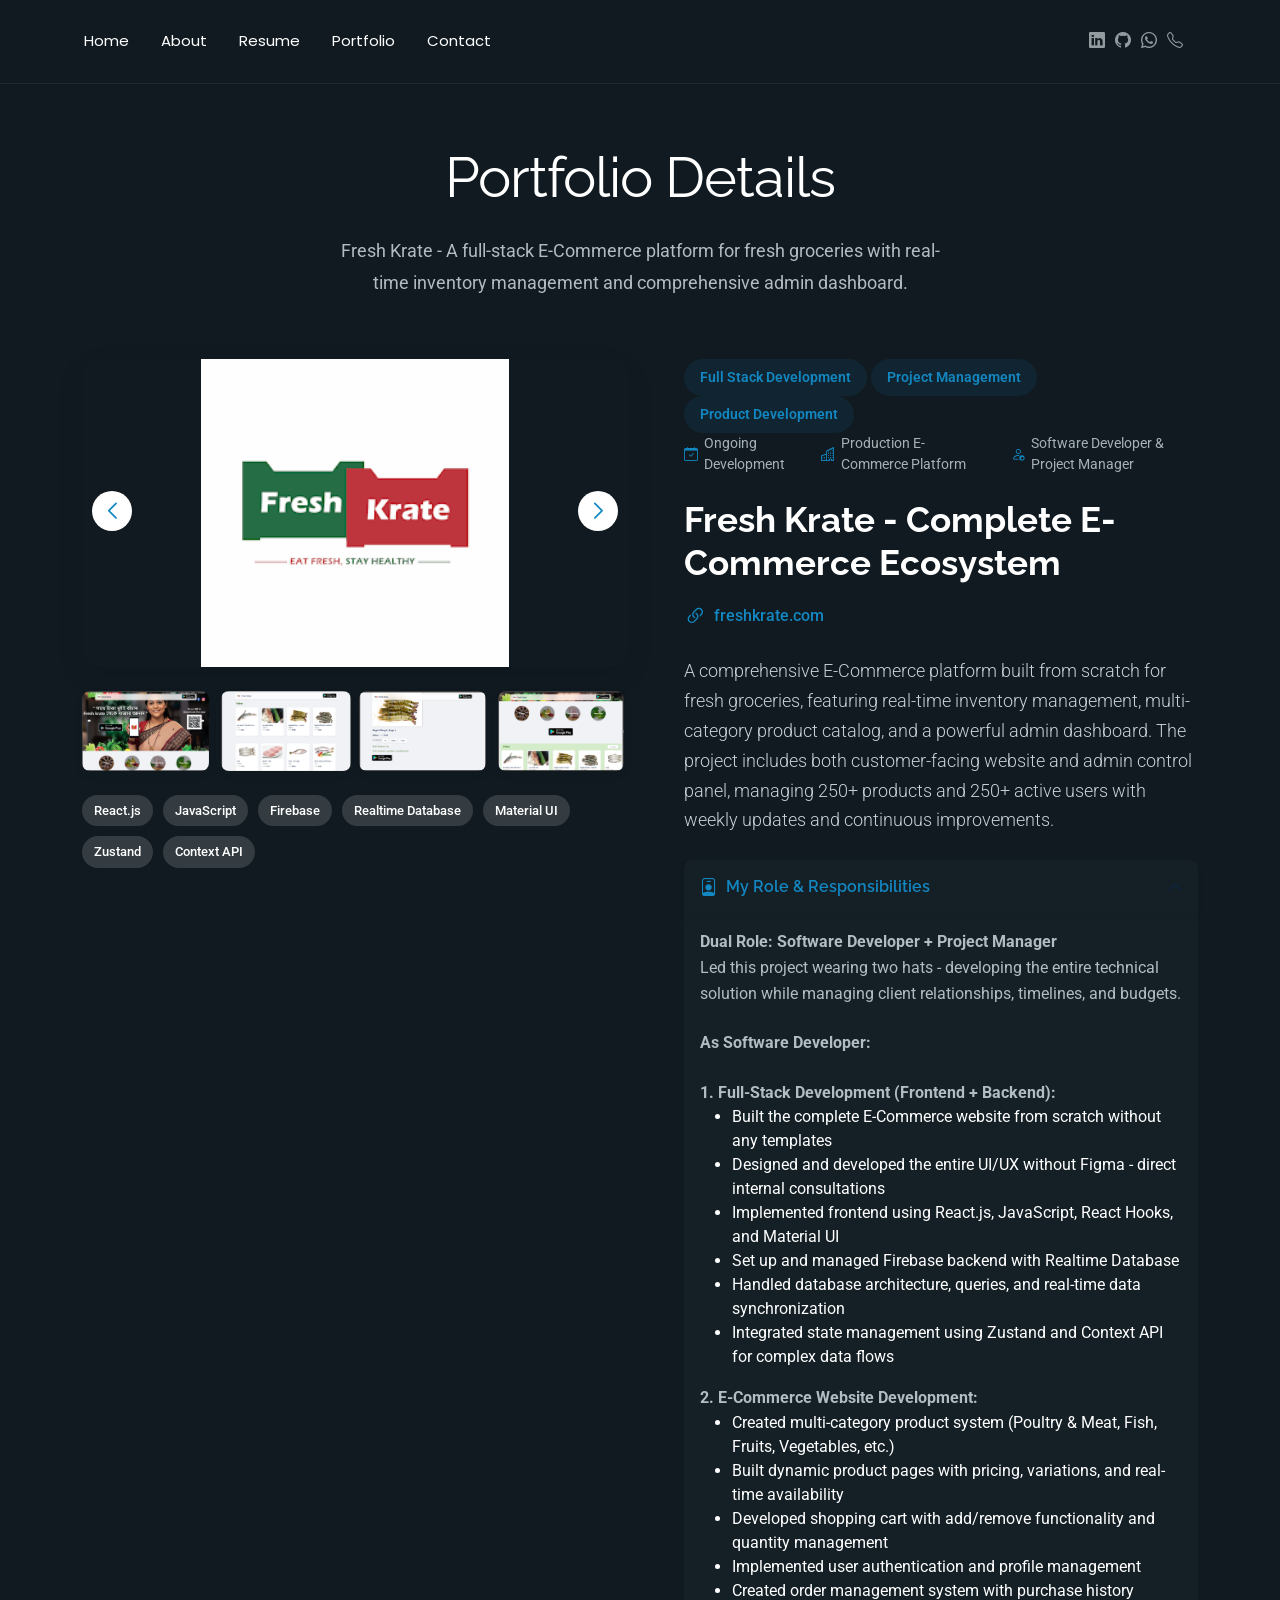
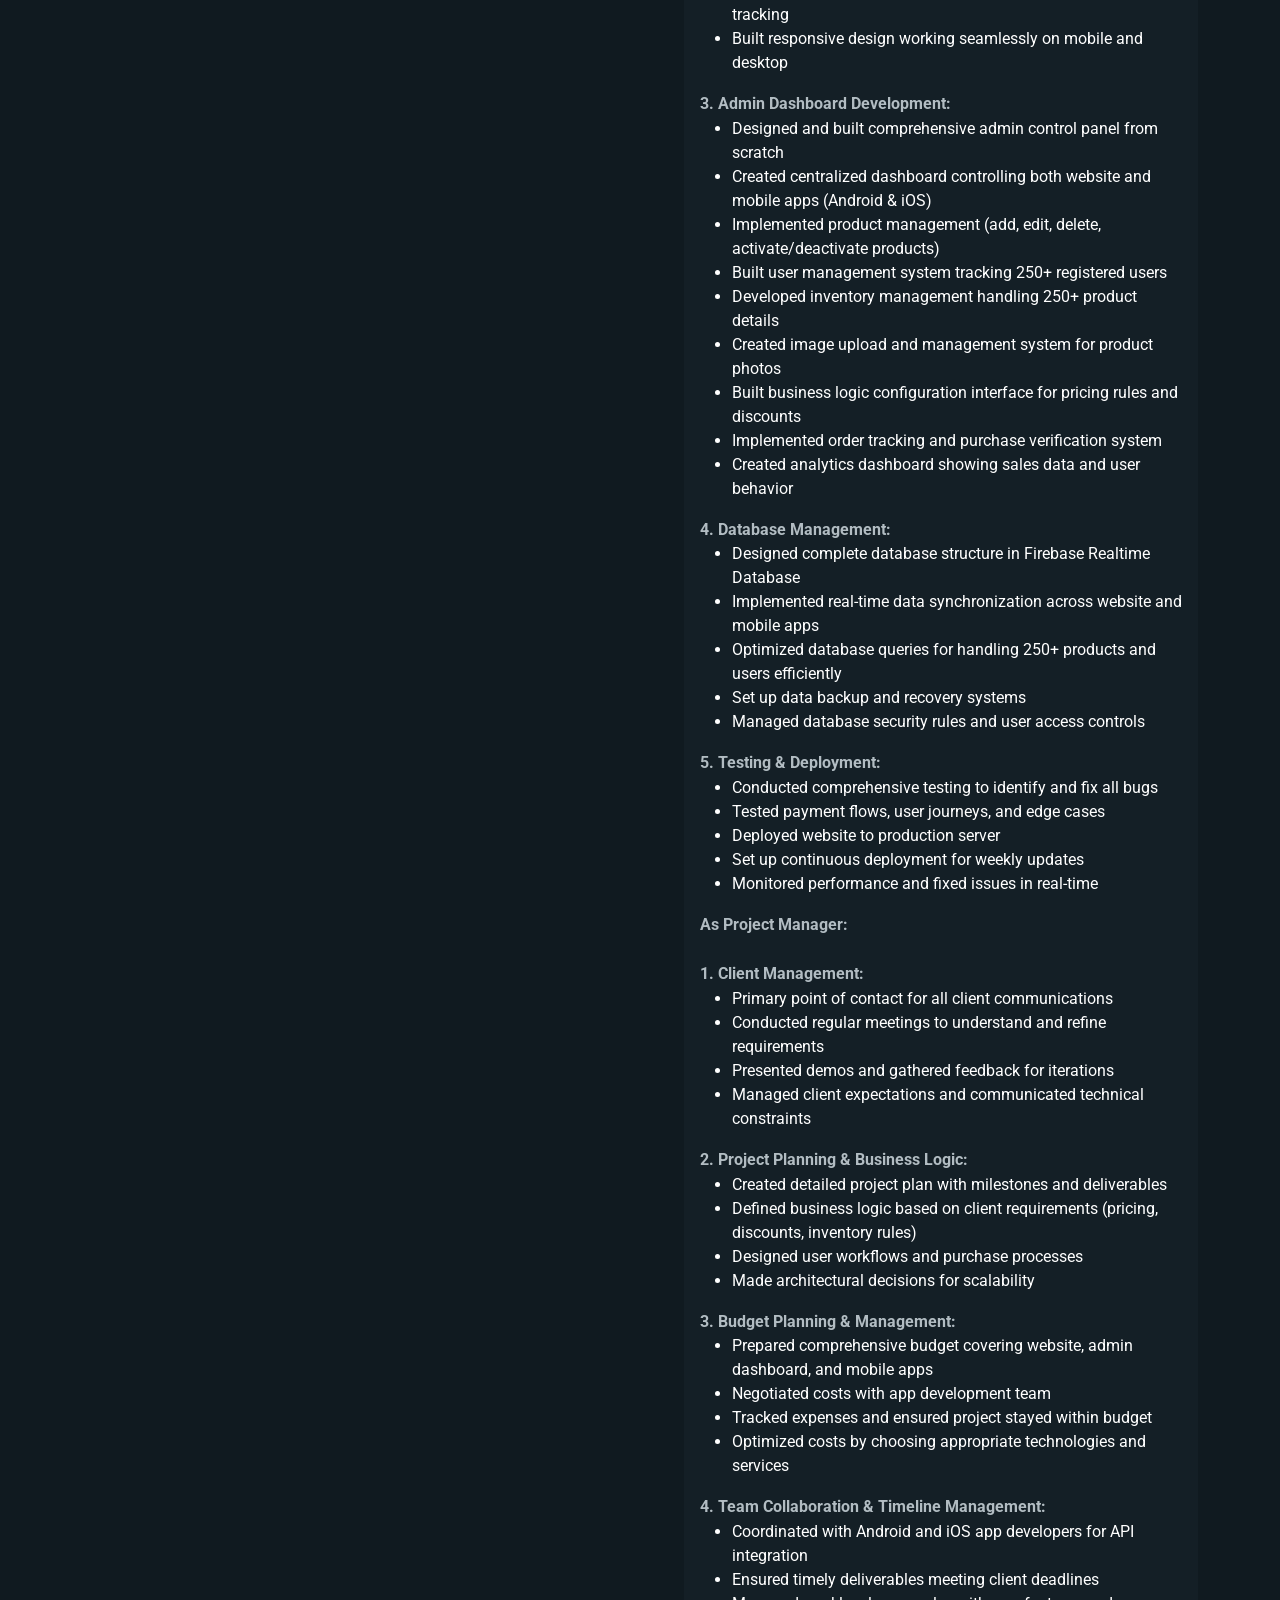
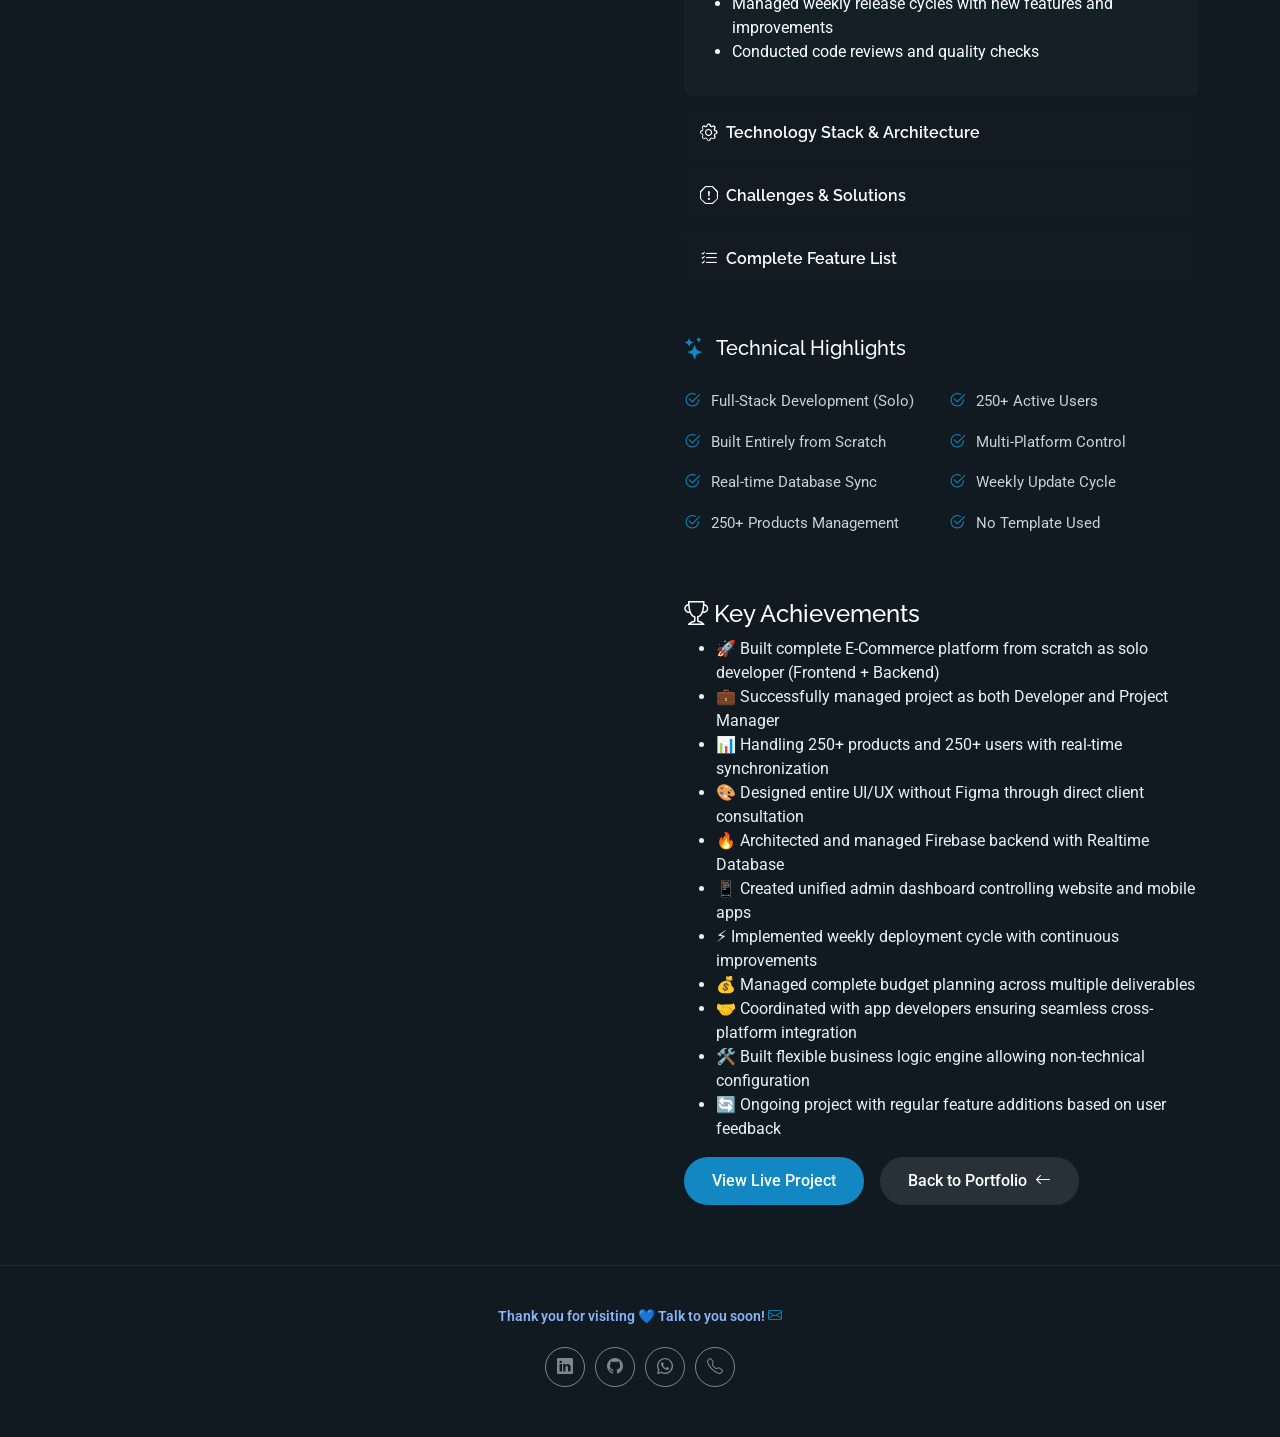
<file: project4-details.html>
<!DOCTYPE html>
<html lang="en">

<head>
  <meta charset="utf-8">
  <meta content="width=device-width, initial-scale=1.0" name="viewport">
  <title>Project - Ipshita Sett | Frontend Developer</title>
  <meta name="description" content="">
  <meta name="keywords" content="">

  <!-- Favicons -->
  <link href="assets/img/favicon.ico" rel="icon">
  <link href="assets/img/apple-touch-icon.png" rel="apple-touch-icon">

  <!-- Fonts -->
  <link href="https://fonts.googleapis.com" rel="preconnect">
  <link href="https://fonts.gstatic.com" rel="preconnect" crossorigin>
  <link href="https://fonts.googleapis.com/css2?family=Roboto:ital,wght@0,100;0,300;0,400;0,500;0,700;0,900;1,100;1,300;1,400;1,500;1,700;1,900&family=Poppins:ital,wght@0,100;0,200;0,300;0,400;0,500;0,600;0,700;0,800;0,900;1,100;1,200;1,300;1,400;1,500;1,600;1,700;1,800;1,900&family=Raleway:ital,wght@0,100;0,200;0,300;0,400;0,500;0,600;0,700;0,800;0,900;1,100;1,200;1,300;1,400;1,500;1,600;1,700;1,800;1,900&display=swap" rel="stylesheet">

  <!-- Vendor CSS Files -->
  <link href="assets/vendor/bootstrap/css/bootstrap.min.css" rel="stylesheet">
  <link href="assets/vendor/bootstrap-icons/bootstrap-icons.css" rel="stylesheet">
  <link href="assets/vendor/aos/aos.css" rel="stylesheet">
  <link href="assets/vendor/swiper/swiper-bundle.min.css" rel="stylesheet">
  <link href="assets/vendor/glightbox/css/glightbox.min.css" rel="stylesheet">

  <!-- Main CSS File -->
  <link href="assets/css/main.css" rel="stylesheet">
</head>

<body class="portfolio-details-page">

  <header id="header" class="header d-flex align-items-center light-background sticky-top">
    <div class="container position-relative d-flex align-items-center justify-content-between">

      <nav id="navmenu" class="navmenu">
        <ul>
          <li><a href="index.html">Home</a></li>
          <li><a href="about.html">About</a></li>
          <li><a href="resume.html">Resume</a></li>
          <!-- <li><a href="services.html">Services</a></li> -->
          <li><a href="portfolio.html">Portfolio</a></li>
          <li><a href="contact.html">Contact</a></li>
        </ul>
        <i class="mobile-nav-toggle d-xl-none bi bi-list"></i>
      </nav>

      <div class="header-social-links">
        <a href="https://www.linkedin.com/in/ipshita-sett/" target="_blank" rel="noopener noreferrer" class="linkedin"><i class="bi bi-linkedin"></i></a>
        <a href="https://github.com/IPSHITASETT" target="_blank" rel="noopener noreferrer"><i class="bi bi-github"></i></a>
        <a href="https://wa.me/918961194757" target="_blank" rel="noopener noreferrer" aria-label="WhatsApp"><i class="bi bi-whatsapp"></i></a>
  <a href="tel:+918961194757" aria-label="Phone"><i class="bi bi-telephone"></i></a>
      </div>

    </div>
  </header>

  <main class="main">

    <!-- Portfolio Details Section -->
    <section id="portfolio-details" class="portfolio-details section">

      <!-- Section Title -->
      <div class="container section-title" data-aos="fade-up">
        <h2>Portfolio Details</h2>
        <p>Fresh Krate - A full-stack E-Commerce platform for fresh groceries with real-time inventory management and comprehensive admin dashboard.</p>
      </div><!-- End Section Title -->

      <div class="container" data-aos="fade-up" data-aos-delay="100">

        <div class="row gy-4">
          <div class="col-lg-6" data-aos="fade-right">
            <div class="portfolio-details-media">
              <div class="main-image">
                <div class="portfolio-details-slider swiper init-swiper" data-aos="zoom-in">
                  <script type="application/json" class="swiper-config">
                    {
                      "loop": true,
                      "speed": 1000,
                      "autoplay": {
                        "delay": 6000
                      },
                      "effect": "creative",
                      "creativeEffect": {
                        "prev": {
                          "shadow": true,
                          "translate": [0, 0, -400]
                        },
                        "next": {
                          "translate": ["100%", 0, 0]
                        }
                      },
                      "slidesPerView": 1,
                      "navigation": {
                        "nextEl": ".swiper-button-next",
                        "prevEl": ".swiper-button-prev"
                      }
                    }
                  </script>
                  <div class="swiper-wrapper">
                    <div class="swiper-slide">
                      <img src="assets/img/Projects/fresh_krate.webp" alt="Fresh Krate Homepage" class="img-fluid">
                    </div>
                    <div class="swiper-slide">
                      <img src="assets/img/Projects/Fresh_krate_1.png" alt="Product Catalog" class="img-fluid">
                    </div>
                    <div class="swiper-slide">
                      <img src="assets/img/Projects/Fresh_krate_2.png" alt="Shopping Cart" class="img-fluid">
                    </div>
                     <div class="swiper-slide">
                      <img src="assets/img/Projects/Fresh_krate_3.png" alt="Checkout Process" class="img-fluid">
                    </div>
                     <div class="swiper-slide">
                      <img src="assets/img/Projects/Fresh_krate_4.png" alt="Admin Dashboard" class="img-fluid">
                    </div>
                  </div>
                  <div class="swiper-button-prev"></div>
                  <div class="swiper-button-next"></div>
                </div>
              </div>

              <div class="thumbnail-grid" data-aos="fade-up" data-aos-delay="200">
                <div class="row g-2 mt-3">
                  <div class="col-3">
                    <img src="assets/img/Projects/Fresh_krate_2.png" alt="Gallery Image" class="img-fluid glightbox">
                  </div>
                  <div class="col-3">
                    <img src="assets/img/Projects/Fresh_krate_3.png" alt="Gallery Image" class="img-fluid glightbox">
                  </div>
                  <div class="col-3">
                    <img src="assets/img/Projects/Fresh_krate_1.png" alt="Gallery Image" class="img-fluid glightbox">
                  </div>
                  <div class="col-3">
                    <img src="assets/img/Projects/Fresh_krate_4.png" alt="Gallery Image" class="img-fluid glightbox">
                  </div>
                </div>
              </div>

              <div class="tech-stack-badges" data-aos="fade-up" data-aos-delay="300">
                <span>React.js</span>
                <span>JavaScript</span>
                <span>Firebase</span>
                <span>Realtime Database</span>
                <span>Material UI</span>
                <span>Zustand</span>
                <span>Context API</span>
              </div>
            </div>
          </div>

          <div class="col-lg-6" data-aos="fade-left">
            <div class="portfolio-details-content">
              <div class="project-meta">
                <div class="badge-wrapper">
                  <span class="project-badge">Full Stack Development</span>
                  <span class="project-badge">Project Management</span>
                  <span class="project-badge">Product Development</span>
                </div>
                <div class="date-client">
                  <div class="meta-item">
                    <i class="bi bi-calendar-check"></i>
                    <span>Ongoing Development</span>
                  </div>
                  <div class="meta-item">
                    <i class="bi bi-buildings"></i>
                    <span>Production E-Commerce Platform</span>
                  </div>
                  <div class="meta-item">
                    <i class="bi bi-person-gear"></i>
                    <span>Software Developer & Project Manager</span>
                  </div>
                </div>
              </div>

              <h2 class="project-title">Fresh Krate - Complete E-Commerce Ecosystem</h2>

              <div class="project-website">
                <i class="bi bi-link-45deg"></i>
                <a href="https://freshkrate.com/" target="_blank">freshkrate.com</a>
              </div>

              <div class="project-overview">
                <p class="lead">
                  A comprehensive E-Commerce platform built from scratch for fresh groceries, featuring real-time inventory management, multi-category product catalog, and a powerful admin dashboard. The project includes both customer-facing website and admin control panel, managing 250+ products and 250+ active users with weekly updates and continuous improvements.
                </p>

                <div class="accordion project-accordion" id="portfolio-details-projectAccordion">
                  <div class="accordion-item" data-aos="fade-up">
                    <h2 class="accordion-header">
                      <button class="accordion-button" type="button" data-bs-toggle="collapse" data-bs-target="#portfolio-details-collapse-1" aria-expanded="true" aria-controls="collapseOne">
                        <i class="bi bi-person-badge me-2"></i> My Role & Responsibilities
                      </button>
                    </h2>
                    <div id="portfolio-details-collapse-1" class="accordion-collapse collapse show" data-bs-parent="#portfolio-details-projectAccordion">
                      <div class="accordion-body" style="color: #ffffff;">
                        <p><strong>Dual Role: Software Developer + Project Manager</strong></p>
                        <p>Led this project wearing two hats - developing the entire technical solution while managing client relationships, timelines, and budgets.</p>
                        <br/>
                        
                        <p><strong>As Software Developer:</strong></p>
                        <br/>
                        <p><strong>1. Full-Stack Development (Frontend + Backend):</strong></p>
                        <ul>
                          <li>Built the complete E-Commerce website from scratch without any templates</li>
                          <li>Designed and developed the entire UI/UX without Figma - direct internal consultations</li>
                          <li>Implemented frontend using React.js, JavaScript, React Hooks, and Material UI</li>
                          <li>Set up and managed Firebase backend with Realtime Database</li>
                          <li>Handled database architecture, queries, and real-time data synchronization</li>
                          <li>Integrated state management using Zustand and Context API for complex data flows</li>
                        </ul>

                        <p><strong>2. E-Commerce Website Development:</strong></p>
                        <ul>
                          <li>Created multi-category product system (Poultry & Meat, Fish, Fruits, Vegetables, etc.)</li>
                          <li>Built dynamic product pages with pricing, variations, and real-time availability</li>
                          <li>Developed shopping cart with add/remove functionality and quantity management</li>
                          <li>Implemented user authentication and profile management</li>
                          <li>Created order management system with purchase history tracking</li>
                          <li>Built responsive design working seamlessly on mobile and desktop</li>
                        </ul>

                        <p><strong>3. Admin Dashboard Development:</strong></p>
                        <ul>
                          <li>Designed and built comprehensive admin control panel from scratch</li>
                          <li>Created centralized dashboard controlling both website and mobile apps (Android & iOS)</li>
                          <li>Implemented product management (add, edit, delete, activate/deactivate products)</li>
                          <li>Built user management system tracking 250+ registered users</li>
                          <li>Developed inventory management handling 250+ product details</li>
                          <li>Created image upload and management system for product photos</li>
                          <li>Built business logic configuration interface for pricing rules and discounts</li>
                          <li>Implemented order tracking and purchase verification system</li>
                          <li>Created analytics dashboard showing sales data and user behavior</li>
                        </ul>

                        <p><strong>4. Database Management:</strong></p>
                        <ul>
                          <li>Designed complete database structure in Firebase Realtime Database</li>
                          <li>Implemented real-time data synchronization across website and mobile apps</li>
                          <li>Optimized database queries for handling 250+ products and users efficiently</li>
                          <li>Set up data backup and recovery systems</li>
                          <li>Managed database security rules and user access controls</li>
                        </ul>

                        <p><strong>5. Testing & Deployment:</strong></p>
                        <ul>
                          <li>Conducted comprehensive testing to identify and fix all bugs</li>
                          <li>Tested payment flows, user journeys, and edge cases</li>
                          <li>Deployed website to production server</li>
                          <li>Set up continuous deployment for weekly updates</li>
                          <li>Monitored performance and fixed issues in real-time</li>
                        </ul>

                        <p><strong>As Project Manager:</strong></p>
                        <br/>
                        <p><strong>1. Client Management:</strong></p>
                        <ul>
                          <li>Primary point of contact for all client communications</li>
                          <li>Conducted regular meetings to understand and refine requirements</li>
                          <li>Presented demos and gathered feedback for iterations</li>
                          <li>Managed client expectations and communicated technical constraints</li>
                        </ul>

                        <p><strong>2. Project Planning & Business Logic:</strong></p>
                        <ul>
                          <li>Created detailed project plan with milestones and deliverables</li>
                          <li>Defined business logic based on client requirements (pricing, discounts, inventory rules)</li>
                          <li>Designed user workflows and purchase processes</li>
                          <li>Made architectural decisions for scalability</li>
                        </ul>

                        <p><strong>3. Budget Planning & Management:</strong></p>
                        <ul>
                          <li>Prepared comprehensive budget covering website, admin dashboard, and mobile apps</li>
                          <li>Negotiated costs with app development team</li>
                          <li>Tracked expenses and ensured project stayed within budget</li>
                          <li>Optimized costs by choosing appropriate technologies and services</li>
                        </ul>

                        <p><strong>4. Team Collaboration & Timeline Management:</strong></p>
                        <ul>
                          <li>Coordinated with Android and iOS app developers for API integration</li>
                          <li>Ensured timely deliverables meeting client deadlines</li>
                          <li>Managed weekly release cycles with new features and improvements</li>
                          <li>Conducted code reviews and quality checks</li>
                        </ul>
                      </div>
                    </div>
                  </div>

                  <div class="accordion-item" data-aos="fade-up" data-aos-delay="100">
                    <h2 class="accordion-header">
                      <button class="accordion-button collapsed" type="button" data-bs-toggle="collapse" data-bs-target="#portfolio-details-collapse-2" aria-expanded="false" aria-controls="collapseTwo">
                        <i class="bi bi-gear me-2"></i> Technology Stack & Architecture
                      </button>
                    </h2>
                    <div id="portfolio-details-collapse-2" class="accordion-collapse collapse" data-bs-parent="#portfolio-details-projectAccordion">
                      <div class="accordion-body" style="color: #ffffff;">
                        <p><strong>Frontend Technologies:</strong></p>
                        <ul>
                          <li><strong>React.js:</strong> JavaScript library for building user interfaces with component-based architecture</li>
                          <li><strong>JavaScript (ES6+):</strong> Modern JavaScript features for clean, maintainable code</li>
                          <li><strong>React Hooks:</strong> useState, useEffect, useContext for functional component state management</li>
                          <li><strong>Material UI:</strong> React component library providing pre-built, customizable UI components</li>
                          <li><strong>Zustand:</strong> Lightweight state management library for handling complex application state</li>
                          <li><strong>Context API:</strong> React's built-in state management for sharing data across components</li>
                        </ul>

                        <p><strong>Backend & Database:</strong></p>
                        <ul>
                          <li><strong>Google Firebase:</strong> Complete backend-as-a-service platform providing:</li>
                          <li style="margin-left: 20px;">- Authentication system for user login/signup</li>
                          <li style="margin-left: 20px;">- Cloud Storage for product images</li>
                          <li style="margin-left: 20px;">- Cloud Functions for server-side logic</li>
                          <li style="margin-left: 20px;">- Hosting for deploying the website</li>
                          <li><strong>Firebase Realtime Database:</strong> NoSQL cloud database with real-time synchronization across all clients</li>
                          <li style="margin-left: 20px;">- Instant data updates without page refresh</li>
                          <li style="margin-left: 20px;">- Optimized for mobile and web synchronization</li>
                        </ul>

                        <p><strong>Development Approach:</strong></p>
                        <ul>
                          <li><strong>Product-Based Development:</strong> Built without Figma designs through direct internal consultations</li>
                          <li><strong>Agile Methodology:</strong> Weekly sprints with continuous improvements based on feedback</li>
                          <li><strong>Component-Based Architecture:</strong> Reusable React components for maintainability</li>
                          <li><strong>Real-time Data Flow:</strong> Firebase Realtime Database ensuring instant updates across platforms</li>
                          <li><strong>Mobile-First Design:</strong> Responsive layouts optimized for all screen sizes</li>
                        </ul>

                        <p><strong>Why These Technologies?</strong></p>
                        <ul>
                          <li><strong>React.js:</strong> Fast development, component reusability, large community support</li>
                          <li><strong>Firebase:</strong> No server management needed, automatic scaling, real-time capabilities</li>
                          <li><strong>Zustand + Context API:</strong> Efficient state management for both local and global states</li>
                          <li><strong>Material UI:</strong> Professional look with minimal custom CSS, faster development</li>
                        </ul>
                      </div>
                    </div>
                  </div>

                  <div class="accordion-item" data-aos="fade-up" data-aos-delay="200">
                    <h2 class="accordion-header">
                      <button class="accordion-button collapsed" type="button" data-bs-toggle="collapse" data-bs-target="#portfolio-details-collapse-3" aria-expanded="false" aria-controls="collapseThree">
                        <i class="bi bi-exclamation-octagon me-2"></i> Challenges & Solutions
                      </button>
                    </h2>
                    <div id="portfolio-details-collapse-3" class="accordion-collapse collapse" data-bs-parent="#portfolio-details-projectAccordion">
                      <div class="accordion-body" style="color: #ffffff;">
                        <p><strong>Challenge 1: Managing 250+ Products with Real-time Inventory</strong></p>
                        <p><em>Problem:</em> Needed to handle large product catalog with real-time stock updates across website and mobile apps. When stock changes in admin dashboard, it should instantly reflect everywhere.</p>
                        <p><em>Solution:</em> Used Firebase Realtime Database's live synchronization feature. Optimized database structure with indexed queries for fast product searches. Implemented caching strategy to reduce database reads and improve performance.</p>

                        <p><strong>Challenge 2: Building UI Without Figma Designs</strong></p>
                        <p><em>Problem:</em> Product-based project with no pre-made designs. Had to create UI directly based on internal discussions and client requirements.</p>
                        <p><em>Solution:</em> Leveraged Material UI component library for consistent, professional design. Created design system with reusable components. Iterated quickly based on client feedback in weekly demos. Built flexible layouts that could adapt as requirements evolved.</p>

                        <p><strong>Challenge 3: Coordinating Website with Mobile Apps</strong></p>
                        <p><em>Problem:</em> Website, Android app, and iOS app needed to share same data and stay synchronized. Changes in one platform should reflect in others instantly.</p>
                        <p><em>Solution:</em> Used Firebase as single source of truth for all platforms. Created standardized API structure that all platforms consume. Built admin dashboard controlling all three platforms from one place. Established weekly sync meetings with app developers to align features.</p>

                        <p><strong>Challenge 4: Handling Complex State Management</strong></p>
                        <p><em>Problem:</em> Managing cart items, user data, product filters, and order history across multiple pages while keeping UI responsive.</p>
                        <p><em>Solution:</em> Combined Zustand for global state (cart, user session) with Context API for feature-specific state (product filters). This hybrid approach kept code organized and performant. Used local storage to persist cart data between sessions.</p>

                        <p><strong>Challenge 5: Product Variations and Pricing Logic</strong></p>
                        <p><em>Problem:</em> Same product (e.g., Chicken) available in different variations (500g, 1kg, whole, cut) with different prices. Admin needed flexibility to configure pricing rules and discounts.</p>
                        <p><em>Solution:</em> Designed flexible database schema supporting unlimited variations per product. Built variation selector UI showing all options clearly. Created business logic engine in admin panel where client can set pricing rules, bulk discounts, and seasonal offers without code changes.</p>

                        <p><strong>Challenge 6: Weekly Updates Without Breaking Production</strong></p>
                        <p><em>Problem:</em> Project required weekly deployments with new features while keeping site stable for existing users.</p>
                        <p><em>Solution:</em> Implemented feature flagging system to test new features in production safely. Created staging environment mirroring production for thorough testing. Used Firebase's gradual rollout feature to release updates to small user groups first. Maintained comprehensive testing checklist covering all critical user flows.</p>

                        <p><strong>Challenge 7: Budget Management Across Multiple Deliverables</strong></p>
                        <p><em>Problem:</em> Single budget covering website, admin dashboard, and two mobile apps. Needed to optimize costs while delivering quality.</p>
                        <p><em>Solution:</em> Chose Firebase for cost-effective scalability (pay only for usage). Reused components across website and admin panel to reduce development time. Negotiated fixed-price contract with app developers with clear deliverables. Tracked expenses weekly and adjusted scope where needed to stay within budget.</p>
                      </div>
                    </div>
                  </div>

                  <div class="accordion-item" data-aos="fade-up" data-aos-delay="300">
                    <h2 class="accordion-header">
                      <button class="accordion-button collapsed" type="button" data-bs-toggle="collapse" data-bs-target="#portfolio-details-collapse-4" aria-expanded="false" aria-controls="collapseFour">
                        <i class="bi bi-list-check me-2"></i> Complete Feature List
                      </button>
                    </h2>
                    <div id="portfolio-details-collapse-4" class="accordion-collapse collapse" data-bs-parent="#portfolio-details-projectAccordion">
                      <div class="accordion-body" style="color: #ffffff;">
                        <p><strong>Customer-Facing Website Features:</strong></p>
                        <br/>
                        <p><strong>User Authentication & Profile:</strong></p>
                        <ul>
                          <li>User registration and login with email verification</li>
                          <li>Profile management (update name, address, contact details)</li>
                          <li>Order history with detailed tracking</li>
                          <li>Saved addresses for quick checkout</li>
                          <li>Wishlist functionality</li>
                        </ul>

                        <p><strong>Product Browsing & Discovery:</strong></p>
                        <ul>
                          <li>Multi-category product catalog (Poultry & Meat, Fish, Fruits, Vegetables, Dairy, etc.)</li>
                          <li>Product search with filters (price range, category, availability)</li>
                          <li>Product detail pages with images, descriptions, and variations</li>
                          <li>Real-time stock availability display</li>
                          <li>Price variations based on weight/quantity</li>
                          <li>Product recommendations and featured items</li>
                        </ul>

                        <p><strong>Shopping & Checkout:</strong></p>
                        <ul>
                          <li>Add to cart with quantity selection</li>
                          <li>Cart management (update quantities, remove items)</li>
                          <li>Dynamic price calculation with discounts</li>
                          <li>Multiple delivery address selection</li>
                          <li>Order summary with itemized pricing</li>
                          <li>Order confirmation and tracking</li>
                        </ul>

                        <p><strong>Admin Dashboard Features:</strong></p>
                        <br/>
                        <p><strong>Product Management (250+ Products):</strong></p>
                        <ul>
                          <li>Add new products with multiple images</li>
                          <li>Edit product details (name, description, price, category)</li>
                          <li>Create product variations (size, weight, packaging)</li>
                          <li>Bulk upload products via CSV</li>
                          <li>Activate/deactivate products without deletion</li>
                          <li>Set stock quantities and low-stock alerts</li>
                          <li>Configure seasonal availability</li>
                        </ul>

                        <p><strong>User Management (250+ Users):</strong></p>
                        <ul>
                          <li>View all registered users from website and mobile apps</li>
                          <li>User profile details and contact information</li>
                          <li>Purchase history for each user</li>
                          <li>User activity tracking</li>
                          <li>Enable/disable user accounts</li>
                          <li>Export user data for analysis</li>
                        </ul>

                        <p><strong>Order Management:</strong></p>
                        <ul>
                          <li>View all orders with status (pending, processing, delivered)</li>
                          <li>Update order status in real-time</li>
                          <li>Verify payment details</li>
                          <li>Print order receipts and invoices</li>
                          <li>Assign delivery personnel</li>
                          <li>Track order fulfillment times</li>
                        </ul>

                        <p><strong>Business Logic Configuration:</strong></p>
                        <ul>
                          <li>Set pricing rules and discount schemes</li>
                          <li>Configure bulk purchase discounts</li>
                          <li>Create promotional offers and coupon codes</li>
                          <li>Set delivery charges based on location</li>
                          <li>Define minimum order values</li>
                          <li>Schedule seasonal pricing changes</li>
                        </ul>

                        <p><strong>Content Management:</strong></p>
                        <ul>
                          <li>Upload and manage product images</li>
                          <li>Edit product descriptions and specifications</li>
                          <li>Manage category hierarchy</li>
                          <li>Update banner images and promotional content</li>
                          <li>Configure homepage featured products</li>
                        </ul>

                        <p><strong>Analytics & Reporting:</strong></p>
                        <ul>
                          <li>Daily/weekly/monthly sales reports</li>
                          <li>Best-selling products analysis</li>
                          <li>User registration and activity trends</li>
                          <li>Category-wise sales performance</li>
                          <li>Inventory status reports</li>
                        </ul>

                        <p><strong>Cross-Platform Control:</strong></p>
                        <ul>
                          <li>Single dashboard controlling website, Android app, and iOS app</li>
                          <li>Real-time updates synced across all platforms</li>
                          <li>Platform-specific configurations</li>
                          <li>Unified user database across platforms</li>
                        </ul>
                      </div>
                    </div>
                  </div>
                </div>
              </div>

              <div class="project-features" data-aos="fade-up" data-aos-delay="300">
                <h3><i class="bi bi-stars"></i> Technical Highlights</h3>
                <div class="row g-3">
                  <div class="col-md-6">
                    <ul class="feature-list">
                      <li><i class="bi bi-check2-circle"></i> Full-Stack Development (Solo)</li>
                      <li><i class="bi bi-check2-circle"></i> Built Entirely from Scratch</li>
                      <li><i class="bi bi-check2-circle"></i> Real-time Database Sync</li>
                      <li><i class="bi bi-check2-circle"></i> 250+ Products Management</li>
                    </ul>
                  </div>
                  <div class="col-md-6">
                    <ul class="feature-list">
                      <li><i class="bi bi-check2-circle"></i> 250+ Active Users</li>
                      <li><i class="bi bi-check2-circle"></i> Multi-Platform Control</li>
                      <li><i class="bi bi-check2-circle"></i> Weekly Update Cycle</li>
                      <li><i class="bi bi-check2-circle"></i> No Template Used</li>
                    </ul>
                  </div>
                </div>
              </div>

              <div class="project-highlights" data-aos="fade-up" data-aos-delay="350">
                <h4><i class="bi bi-trophy"></i> Key Achievements</h4>
                <ul class="highlights-list">
                  <li>🚀 Built complete E-Commerce platform from scratch as solo developer (Frontend + Backend)</li>
                  <li>💼 Successfully managed project as both Developer and Project Manager</li>
                  <li>📊 Handling 250+ products and 250+ users with real-time synchronization</li>
                  <li>🎨 Designed entire UI/UX without Figma through direct client consultation</li>
                  <li>🔥 Architected and managed Firebase backend with Realtime Database</li>
                  <li>📱 Created unified admin dashboard controlling website and mobile apps</li>
                  <li>⚡ Implemented weekly deployment cycle with continuous improvements</li>
                  <li>💰 Managed complete budget planning across multiple deliverables</li>
                  <li>🤝 Coordinated with app developers ensuring seamless cross-platform integration</li>
                  <li>🛠️ Built flexible business logic engine allowing non-technical configuration</li>
                  <li>🔄 Ongoing project with regular feature additions based on user feedback</li>
                </ul>
              </div>

              <div class="cta-buttons" data-aos="fade-up" data-aos-delay="400">
                <a href="https://freshkrate.com/" target="_blank" class="btn-view-project">View Live Project</a>
                <a href="portfolio.html" class="btn-next-project">Back to Portfolio <i class="bi bi-arrow-left"></i></a>
              </div>
            </div>
          </div>
        </div>

      </div>

    </section><!-- /Portfolio Details Section -->

  </main>

  <footer id="footer" class="footer">

    <div class="container">
      <div class="copyright text-center ">
<span style="color: #8ab4f8; font-weight: 600;">Thank you for visiting 💙 Talk to you soon!</span>
        <a href="settipshita28@gmail.com"><i class="bi bi-envelope"></i></a>         </div>
      <div class="social-links d-flex justify-content-center">
        <a href="https://www.linkedin.com/in/ipshita-sett/" target="_blank" rel="noopener noreferrer" class="linkedin"><i class="bi bi-linkedin"></i></a>
        <a href="https://github.com/IPSHITASETT" target="_blank" rel="noopener noreferrer"><i class="bi bi-github"></i></a>
        <a href="https://wa.me/918961194757" target="_blank" rel="noopener noreferrer" aria-label="WhatsApp"><i class="bi bi-whatsapp"></i></a>
  <a href="tel:+918961194757" aria-label="Phone"><i class="bi bi-telephone"></i></a>
      </div>
      <div class="credits">
        <!-- Designed by Your Name -->
      </div>
    </div>

  </footer>

  <!-- Scroll Top -->
  <a href="#" id="scroll-top" class="scroll-top d-flex align-items-center justify-content-center"><i class="bi bi-arrow-up-short"></i></a>

  <!-- Preloader -->
  <div id="preloader"></div>

  <!-- Vendor JS Files -->
  <script src="assets/vendor/bootstrap/js/bootstrap.bundle.min.js"></script>
  <script src="assets/vendor/php-email-form/validate.js"></script>
  <script src="assets/vendor/aos/aos.js"></script>
  <script src="assets/vendor/typed.js/typed.umd.js"></script>
  <script src="assets/vendor/waypoints/noframework.waypoints.js"></script>
  <script src="assets/vendor/purecounter/purecounter_vanilla.js"></script>
  <script src="assets/vendor/swiper/swiper-bundle.min.js"></script>
  <script src="assets/vendor/imagesloaded/imagesloaded.pkgd.min.js"></script>
  <script src="assets/vendor/isotope-layout/isotope.pkgd.min.js"></script>
  <script src="assets/vendor/glightbox/js/glightbox.min.js"></script>

  <!-- Main JS File -->
  <script src="assets/js/main.js"></script>

</body>

</html>
</file>
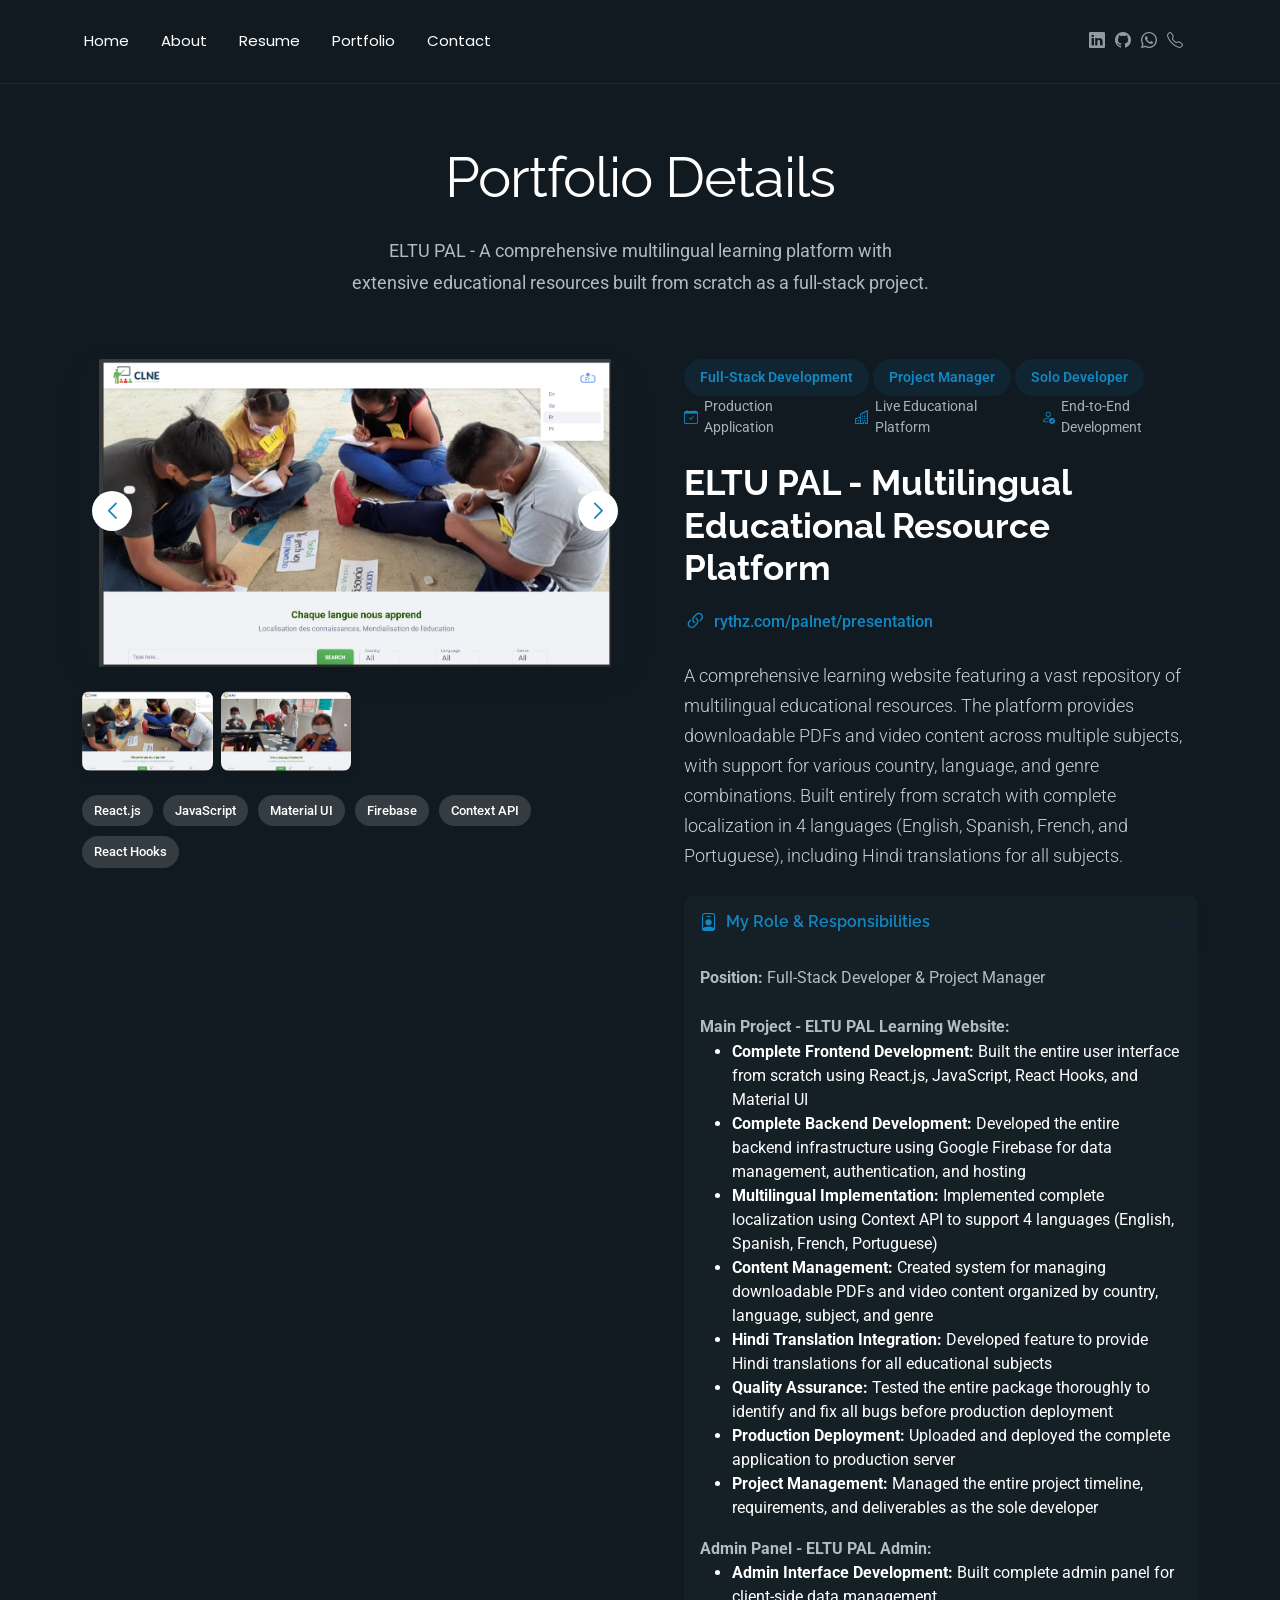
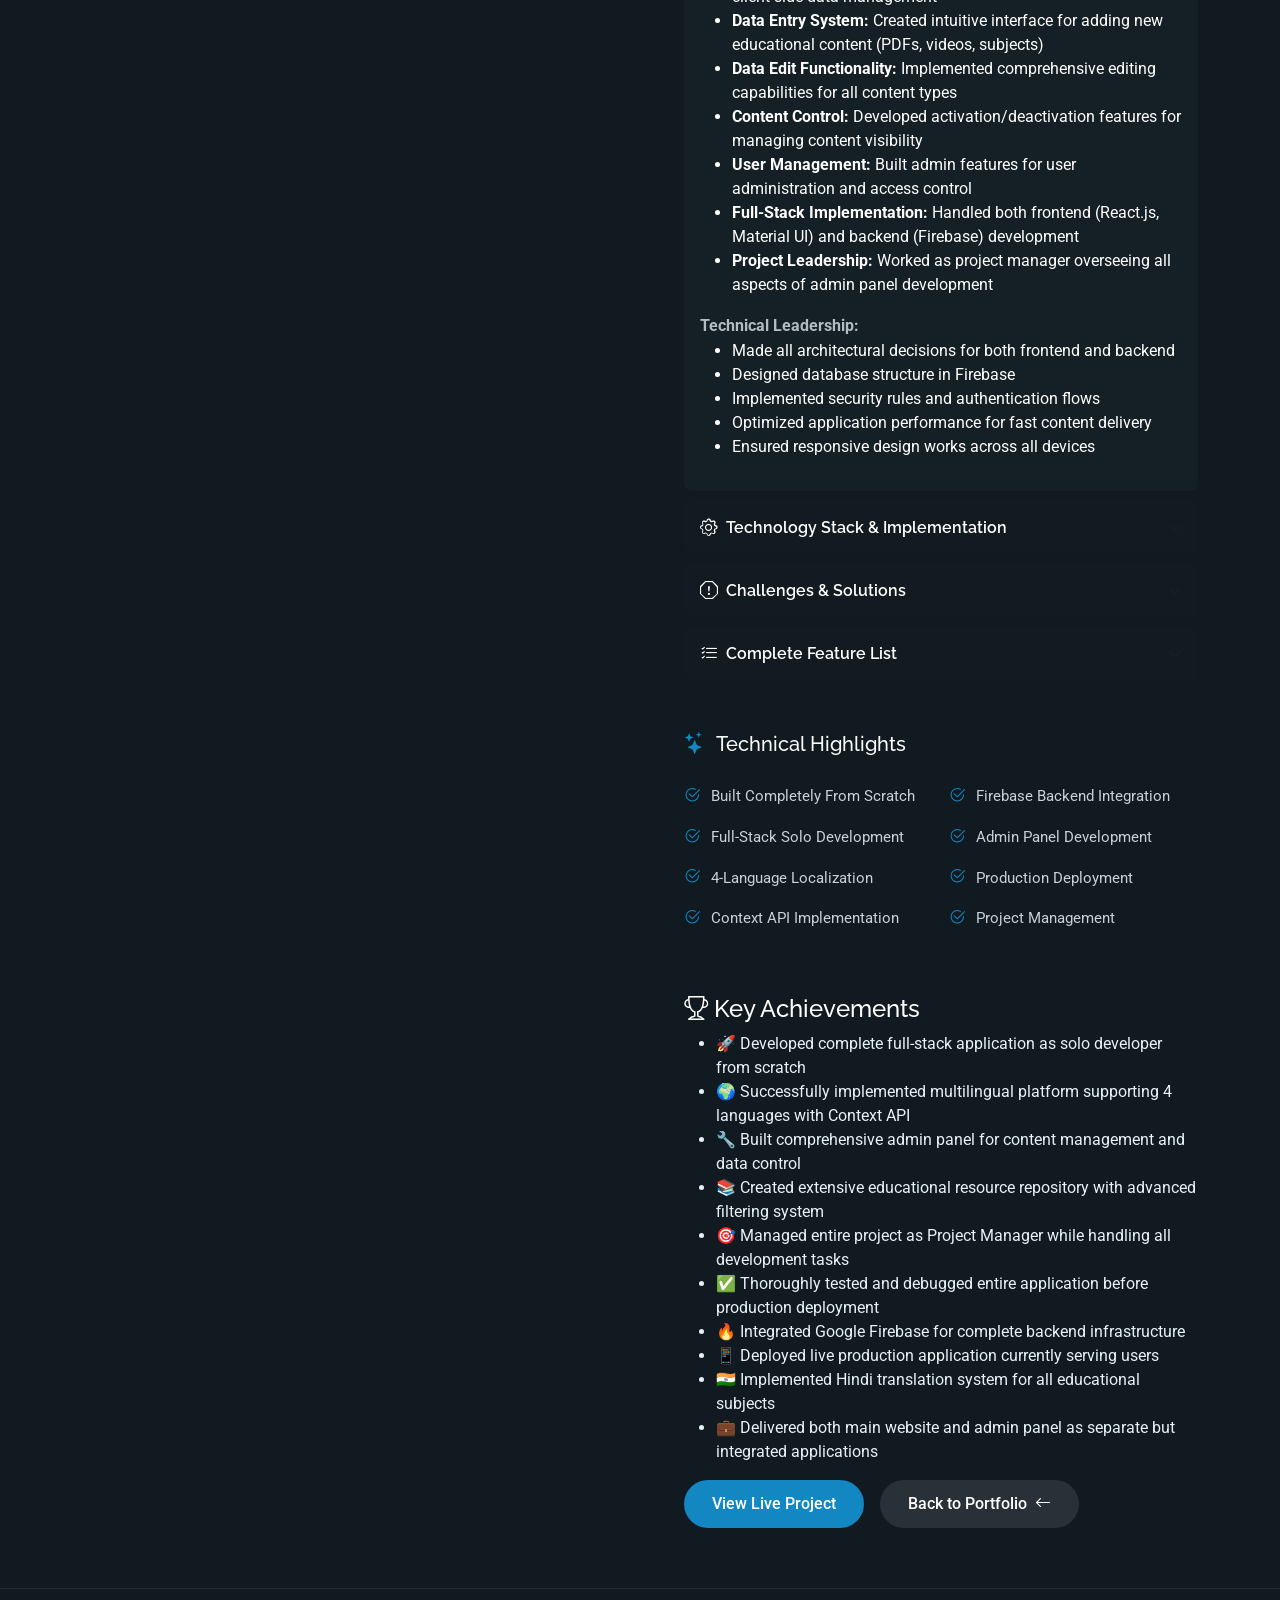
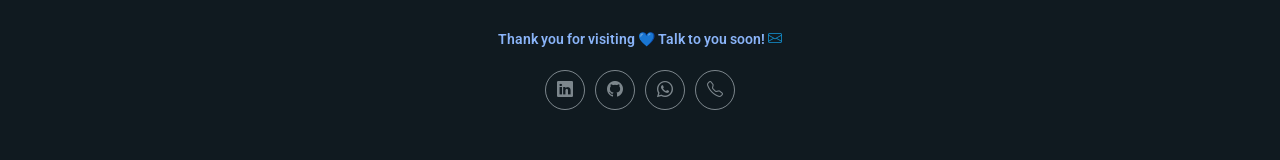
<file: project5-details.html>
<!DOCTYPE html>
<html lang="en">

<head>
  <meta charset="utf-8">
  <meta content="width=device-width, initial-scale=1.0" name="viewport">
  <title>Project - Ipshita Sett | Frontend Developer</title>
  <meta name="description" content="">
  <meta name="keywords" content="">

  <!-- Favicons -->
  <link href="assets/img/favicon.ico" rel="icon">
  <link href="assets/img/apple-touch-icon.png" rel="apple-touch-icon">
  <!-- Fonts -->
  <link href="https://fonts.googleapis.com" rel="preconnect">
  <link href="https://fonts.gstatic.com" rel="preconnect" crossorigin>
  <link href="https://fonts.googleapis.com/css2?family=Roboto:ital,wght@0,100;0,300;0,400;0,500;0,700;0,900;1,100;1,300;1,400;1,500;1,700;1,900&family=Poppins:ital,wght@0,100;0,200;0,300;0,400;0,500;0,600;0,700;0,800;0,900;1,100;1,200;1,300;1,400;1,500;1,600;1,700;1,800;1,900&family=Raleway:ital,wght@0,100;0,200;0,300;0,400;0,500;0,600;0,700;0,800;0,900;1,100;1,200;1,300;1,400;1,500;1,600;1,700;1,800;1,900&display=swap" rel="stylesheet">

  <!-- Vendor CSS Files -->
  <link href="assets/vendor/bootstrap/css/bootstrap.min.css" rel="stylesheet">
  <link href="assets/vendor/bootstrap-icons/bootstrap-icons.css" rel="stylesheet">
  <link href="assets/vendor/aos/aos.css" rel="stylesheet">
  <link href="assets/vendor/swiper/swiper-bundle.min.css" rel="stylesheet">
  <link href="assets/vendor/glightbox/css/glightbox.min.css" rel="stylesheet">

  <!-- Main CSS File -->
  <link href="assets/css/main.css" rel="stylesheet">
</head>

<body class="portfolio-details-page">

  <header id="header" class="header d-flex align-items-center light-background sticky-top">
    <div class="container position-relative d-flex align-items-center justify-content-between">

      <nav id="navmenu" class="navmenu">
        <ul>
          <li><a href="index.html">Home</a></li>
          <li><a href="about.html">About</a></li>
          <li><a href="resume.html">Resume</a></li>
          <!-- <li><a href="services.html">Services</a></li> -->
          <li><a href="portfolio.html">Portfolio</a></li>
          <li><a href="contact.html">Contact</a></li>
        </ul>
        <i class="mobile-nav-toggle d-xl-none bi bi-list"></i>
      </nav>

      <div class="header-social-links">
        <a href="https://www.linkedin.com/in/ipshita-sett/" target="_blank" rel="noopener noreferrer" class="linkedin"><i class="bi bi-linkedin"></i></a>
        <a href="https://github.com/IPSHITASETT" target="_blank" rel="noopener noreferrer"><i class="bi bi-github"></i></a>
        <a href="https://wa.me/918961194757" target="_blank" rel="noopener noreferrer" aria-label="WhatsApp"><i class="bi bi-whatsapp"></i></a>
  <a href="tel:+918961194757" aria-label="Phone"><i class="bi bi-telephone"></i></a>
      </div>

    </div>
  </header>

  <main class="main">

    <!-- Portfolio Details Section -->
    <section id="portfolio-details" class="portfolio-details section">

      <!-- Section Title -->
      <div class="container section-title" data-aos="fade-up">
        <h2>Portfolio Details</h2>
        <p>ELTU PAL - A comprehensive multilingual learning platform with extensive educational resources built from scratch as a full-stack project.</p>
      </div><!-- End Section Title -->

      <div class="container" data-aos="fade-up" data-aos-delay="100">

        <div class="row gy-4">
          <div class="col-lg-6" data-aos="fade-right">
            <div class="portfolio-details-media">
              <div class="main-image">
                <div class="portfolio-details-slider swiper init-swiper" data-aos="zoom-in">
                  <script type="application/json" class="swiper-config">
                    {
                      "loop": true,
                      "speed": 1000,
                      "autoplay": {
                        "delay": 6000
                      },
                      "effect": "creative",
                      "creativeEffect": {
                        "prev": {
                          "shadow": true,
                          "translate": [0, 0, -400]
                        },
                        "next": {
                          "translate": ["100%", 0, 0]
                        }
                      },
                      "slidesPerView": 1,
                      "navigation": {
                        "nextEl": ".swiper-button-next",
                        "prevEl": ".swiper-button-prev"
                      }
                    }
                  </script>
                  <div class="swiper-wrapper">
                    <div class="swiper-slide">
                      <img src="assets/img/Projects/ELTU (1).png" alt="ELTU PAL Homepage" class="img-fluid">
                    </div>
                    <div class="swiper-slide">
                      <img src="assets/img/Projects/ELTU (2).png" alt="Resource Library" class="img-fluid">
                    </div>
                  </div>
                  <div class="swiper-button-prev"></div>
                  <div class="swiper-button-next"></div>
                </div>
              </div>

              <div class="thumbnail-grid" data-aos="fade-up" data-aos-delay="200">
                <div class="row g-2 mt-3">
                  <div class="col-3">
                    <img src="assets/img/Projects/ELTU (1).png" alt="Gallery Image" class="img-fluid glightbox">
                  </div>
                  <div class="col-3">
                    <img src="assets/img/Projects/ELTU (2).png" alt="Gallery Image" class="img-fluid glightbox">
                  </div>
                </div>
              </div>

              <div class="tech-stack-badges" data-aos="fade-up" data-aos-delay="300">
                <span>React.js</span>
                <span>JavaScript</span>
                <span>Material UI</span>
                <span>Firebase</span>
                <span>Context API</span>
                <span>React Hooks</span>
              </div>
            </div>
          </div>

          <div class="col-lg-6" data-aos="fade-left">
            <div class="portfolio-details-content">
              <div class="project-meta">
                <div class="badge-wrapper">
                  <span class="project-badge">Full-Stack Development</span>
                  <span class="project-badge">Project Manager</span>
                  <span class="project-badge">Solo Developer</span>
                </div>
                <div class="date-client">
                  <div class="meta-item">
                    <i class="bi bi-calendar-check"></i>
                    <span>Production Application</span>
                  </div>
                  <div class="meta-item">
                    <i class="bi bi-buildings"></i>
                    <span>Live Educational Platform</span>
                  </div>
                  <div class="meta-item">
                    <i class="bi bi-person-check"></i>
                    <span>End-to-End Development</span>
                  </div>
                </div>
              </div>

              <h2 class="project-title">ELTU PAL - Multilingual Educational Resource Platform</h2>

              <div class="project-website">
                <i class="bi bi-link-45deg"></i>
                <a href="https://rythz.com/palnet/presentation" target="_blank">rythz.com/palnet/presentation</a>
              </div>

              <div class="project-overview">
                <p class="lead">
                  A comprehensive learning website featuring a vast repository of multilingual educational resources. The platform provides downloadable PDFs and video content across multiple subjects, with support for various country, language, and genre combinations. Built entirely from scratch with complete localization in 4 languages (English, Spanish, French, and Portuguese), including Hindi translations for all subjects.
                </p>

                <div class="accordion project-accordion" id="portfolio-details-projectAccordion">
                  <div class="accordion-item" data-aos="fade-up">
                    <h2 class="accordion-header">
                      <button class="accordion-button" type="button" data-bs-toggle="collapse" data-bs-target="#portfolio-details-collapse-1" aria-expanded="true" aria-controls="collapseOne">
                        <i class="bi bi-person-badge me-2"></i> My Role & Responsibilities
                      </button>
                    </h2>
                    <div id="portfolio-details-collapse-1" class="accordion-collapse collapse show" data-bs-parent="#portfolio-details-projectAccordion">
                      <div class="accordion-body" style="color: #ffffff;">
                        <p><strong>Position:</strong> Full-Stack Developer & Project Manager</p>
                        <br/>
                        
                        <p><strong>Main Project - ELTU PAL Learning Website:</strong></p>
                        <ul>
                          <li><strong>Complete Frontend Development:</strong> Built the entire user interface from scratch using React.js, JavaScript, React Hooks, and Material UI</li>
                          <li><strong>Complete Backend Development:</strong> Developed the entire backend infrastructure using Google Firebase for data management, authentication, and hosting</li>
                          <li><strong>Multilingual Implementation:</strong> Implemented complete localization using Context API to support 4 languages (English, Spanish, French, Portuguese)</li>
                          <li><strong>Content Management:</strong> Created system for managing downloadable PDFs and video content organized by country, language, subject, and genre</li>
                          <li><strong>Hindi Translation Integration:</strong> Developed feature to provide Hindi translations for all educational subjects</li>
                          <li><strong>Quality Assurance:</strong> Tested the entire package thoroughly to identify and fix all bugs before production deployment</li>
                          <li><strong>Production Deployment:</strong> Uploaded and deployed the complete application to production server</li>
                          <li><strong>Project Management:</strong> Managed the entire project timeline, requirements, and deliverables as the sole developer</li>
                        </ul>

                        <p><strong>Admin Panel - ELTU PAL Admin:</strong></p>
                        <ul>
                          <li><strong>Admin Interface Development:</strong> Built complete admin panel for client-side data management</li>
                          <li><strong>Data Entry System:</strong> Created intuitive interface for adding new educational content (PDFs, videos, subjects)</li>
                          <li><strong>Data Edit Functionality:</strong> Implemented comprehensive editing capabilities for all content types</li>
                          <li><strong>Content Control:</strong> Developed activation/deactivation features for managing content visibility</li>
                          <li><strong>User Management:</strong> Built admin features for user administration and access control</li>
                          <li><strong>Full-Stack Implementation:</strong> Handled both frontend (React.js, Material UI) and backend (Firebase) development</li>
                          <li><strong>Project Leadership:</strong> Worked as project manager overseeing all aspects of admin panel development</li>
                        </ul>

                        <p><strong>Technical Leadership:</strong></p>
                        <ul>
                          <li>Made all architectural decisions for both frontend and backend</li>
                          <li>Designed database structure in Firebase</li>
                          <li>Implemented security rules and authentication flows</li>
                          <li>Optimized application performance for fast content delivery</li>
                          <li>Ensured responsive design works across all devices</li>
                        </ul>
                      </div>
                    </div>
                  </div>

                  <div class="accordion-item" data-aos="fade-up" data-aos-delay="100">
                    <h2 class="accordion-header">
                      <button class="accordion-button collapsed" type="button" data-bs-toggle="collapse" data-bs-target="#portfolio-details-collapse-2" aria-expanded="false" aria-controls="collapseTwo">
                        <i class="bi bi-gear me-2"></i> Technology Stack & Implementation
                      </button>
                    </h2>
                    <div id="portfolio-details-collapse-2" class="accordion-collapse collapse" data-bs-parent="#portfolio-details-projectAccordion">
                      <div class="accordion-body" style="color: #ffffff;">
                        <p><strong>Frontend Technologies:</strong></p>
                        <ul>
                          <li><strong>React.js:</strong> JavaScript library for building the user interface with component-based architecture</li>
                          <li><strong>JavaScript (ES6+):</strong> Core programming language for application logic</li>
                          <li><strong>React Hooks:</strong> Used useState, useEffect, useContext, and custom hooks for state management and side effects</li>
                          <li><strong>Material UI:</strong> React component library for building professional, responsive UI components</li>
                          <li><strong>Context API:</strong> React's built-in state management for implementing multilingual support across 4 languages</li>
                        </ul>

                        <p><strong>Backend & Infrastructure:</strong></p>
                        <ul>
                          <li><strong>Google Firebase:</strong> Complete backend solution including:
                            <ul>
                              <li><strong>Firestore Database:</strong> NoSQL database for storing educational content, user data, and metadata</li>
                              <li><strong>Firebase Storage:</strong> Cloud storage for PDFs and video files</li>
                              <li><strong>Firebase Authentication:</strong> User authentication and admin access control</li>
                              <li><strong>Firebase Hosting:</strong> Production hosting for the live website</li>
                              <li><strong>Firebase Security Rules:</strong> Access control for data and content protection</li>
                            </ul>
                          </li>
                        </ul>

                        <p><strong>Key Features Implemented:</strong></p>
                        <ul>
                          <li>Dynamic content filtering by country, language, subject, and genre</li>
                          <li>Real-time language switching using Context API</li>
                          <li>Downloadable PDF management system</li>
                          <li>Video streaming and download functionality</li>
                          <li>Hindi translation overlay system</li>
                          <li>Admin dashboard for content CRUD operations</li>
                          <li>Content activation/deactivation workflow</li>
                          <li>Responsive design for mobile and desktop</li>
                        </ul>

                        <p><strong>Development Approach:</strong></p>
                        <ul>
                          <li>Built from scratch without any templates or boilerplates</li>
                          <li>Component-based architecture for code reusability</li>
                          <li>Modular design for easy maintenance and scalability</li>
                          <li>Implemented comprehensive error handling and validation</li>
                          <li>Performance optimization for fast content loading</li>
                        </ul>
                      </div>
                    </div>
                  </div>

                  <div class="accordion-item" data-aos="fade-up" data-aos-delay="200">
                    <h2 class="accordion-header">
                      <button class="accordion-button collapsed" type="button" data-bs-toggle="collapse" data-bs-target="#portfolio-details-collapse-3" aria-expanded="false" aria-controls="collapseThree">
                        <i class="bi bi-exclamation-octagon me-2"></i> Challenges & Solutions
                      </button>
                    </h2>
                    <div id="portfolio-details-collapse-3" class="accordion-collapse collapse" data-bs-parent="#portfolio-details-projectAccordion">
                      <div class="accordion-body" style="color: #ffffff;">
                        <p><strong>Challenge 1: Implementing 4-Language Localization System</strong></p>
                        <p><em>Problem:</em> Needed to support English, Spanish, French, and Portuguese with seamless switching, while managing translations for hundreds of educational terms and UI elements.</p>
                        <p><em>Solution:</em> Implemented Context API to create a global language state accessible throughout the application. Created structured JSON files for each language containing all translations. Built a language switcher component that updates the entire UI instantly without page reload.</p>

                        <p><strong>Challenge 2: Managing Multiple Content Filters</strong></p>
                        <p><em>Problem:</em> Users needed to filter educational content by country, language, subject, and genre simultaneously, requiring complex query logic.</p>
                        <p><em>Solution:</em> Designed a flexible filtering system using Firebase Firestore compound queries. Created cascading dropdowns that update dynamically based on previous selections. Implemented efficient indexing in Firebase to ensure fast query results even with multiple filters.</p>

                        <p><strong>Challenge 3: Organizing Large Media Files (PDFs & Videos)</strong></p>
                        <p><em>Problem:</em> Needed to store and serve hundreds of PDF documents and video files efficiently while keeping loading times fast.</p>
                        <p><em>Solution:</em> Used Firebase Storage with organized folder structure by country/language/subject. Implemented lazy loading so content loads only when needed. Added download progress indicators for large files. Set up proper file naming conventions and metadata for easy retrieval.</p>

                        <p><strong>Challenge 4: Building Admin Panel for Non-Technical Users</strong></p>
                        <p><em>Problem:</em> Client needed an easy-to-use admin interface for content management without technical knowledge.</p>
                        <p><em>Solution:</em> Created intuitive Material UI forms with drag-and-drop file upload. Added visual feedback for all operations (success/error messages). Implemented data validation to prevent incorrect entries. Built a preview feature so admins can see changes before publishing.</p>

                        <p><strong>Challenge 5: Hindi Translation Overlay System</strong></p>
                        <p><em>Problem:</em> All subjects needed Hindi translations available without disrupting the main content flow in other languages.</p>
                        <p><em>Solution:</em> Created a toggle system where users can view Hindi translations alongside original content. Stored Hindi translations separately in Firebase with references to main content. Built a side-by-side view that displays both languages when requested.</p>

                        <p><strong>Challenge 6: Content Activation/Deactivation Without Deletion</strong></p>
                        <p><em>Problem:</em> Admin needed ability to temporarily hide content without permanently deleting it from database.</p>
                        <p><em>Solution:</em> Implemented a status flag system (active/inactive) in the database. Modified all queries to filter based on status. Created admin controls to toggle status with one click. Built a separate view in admin panel to see inactive content and reactivate if needed.</p>

                        <p><strong>Challenge 7: Solo Full-Stack Development & Testing</strong></p>
                        <p><em>Problem:</em> As the only developer, needed to handle frontend, backend, testing, and deployment while managing project timeline.</p>
                        <p><em>Solution:</em> Created a systematic development approach: built features in small modules, tested each module before moving forward. Used Firebase's development environment for testing before production. Maintained detailed documentation of all features and bug fixes. Set up proper version control with Git to track all changes.</p>
                      </div>
                    </div>
                  </div>

                  <div class="accordion-item" data-aos="fade-up" data-aos-delay="300">
                    <h2 class="accordion-header">
                      <button class="accordion-button collapsed" type="button" data-bs-toggle="collapse" data-bs-target="#portfolio-details-collapse-4" aria-expanded="false" aria-controls="collapseFour">
                        <i class="bi bi-list-check me-2"></i> Complete Feature List
                      </button>
                    </h2>
                    <div id="portfolio-details-collapse-4" class="accordion-collapse collapse" data-bs-parent="#portfolio-details-projectAccordion">
                      <div class="accordion-body" style="color: #ffffff;">
                        <p><strong>Main Website Features:</strong></p>
                        <ul>
                          <li>Multi-language support (English, Spanish, French, Portuguese)</li>
                          <li>Real-time language switching using Context API</li>
                          <li>Hindi translation available for all subjects</li>
                          <li>Advanced filtering by country, language, subject, and genre</li>
                          <li>Downloadable PDF resources</li>
                          <li>Streamable and downloadable video content</li>
                          <li>Search functionality for finding specific content</li>
                          <li>Responsive design for mobile and desktop</li>
                          <li>User-friendly navigation and content browsing</li>
                          <li>Content preview before download</li>
                        </ul>

                        <p><strong>Admin Panel Features:</strong></p>
                        <ul>
                          <li><strong>Content Management:</strong>
                            <ul>
                              <li>Add new educational content (PDFs, videos, subjects)</li>
                              <li>Edit existing content and metadata</li>
                              <li>Delete content with confirmation dialogs</li>
                              <li>Upload files with progress indicators</li>
                              <li>Organize content by categories</li>
                            </ul>
                          </li>
                          <li><strong>Content Control:</strong>
                            <ul>
                              <li>Activate/deactivate content visibility</li>
                              <li>Bulk operations for multiple items</li>
                              <li>View inactive content separately</li>
                              <li>Restore previously deactivated content</li>
                            </ul>
                          </li>
                          <li><strong>Data Management:</strong>
                            <ul>
                              <li>View all content in organized tables</li>
                              <li>Sort and filter admin data</li>
                              <li>Export data for backup purposes</li>
                              <li>Import bulk content data</li>
                            </ul>
                          </li>
                          <li><strong>User Administration:</strong>
                            <ul>
                              <li>Admin authentication and authorization</li>
                              <li>Role-based access control</li>
                              <li>Activity logging for audit trails</li>
                            </ul>
                          </li>
                          <li><strong>Translation Management:</strong>
                            <ul>
                              <li>Add/edit Hindi translations</li>
                              <li>Link translations to main content</li>
                              <li>Manage multi-language metadata</li>
                            </ul>
                          </li>
                        </ul>

                        <p><strong>Technical Features:</strong></p>
                        <ul>
                          <li>Real-time data synchronization with Firebase</li>
                          <li>Cloud-based file storage and delivery</li>
                          <li>Secure authentication and authorization</li>
                          <li>Error handling and validation</li>
                          <li>Performance optimization for large datasets</li>
                          <li>SEO-friendly routing and structure</li>
                        </ul>
                      </div>
                    </div>
                  </div>
                </div>
              </div>

              <div class="project-features" data-aos="fade-up" data-aos-delay="300">
                <h3><i class="bi bi-stars"></i> Technical Highlights</h3>
                <div class="row g-3">
                  <div class="col-md-6">
                    <ul class="feature-list">
                      <li><i class="bi bi-check2-circle"></i> Built Completely From Scratch</li>
                      <li><i class="bi bi-check2-circle"></i> Full-Stack Solo Development</li>
                      <li><i class="bi bi-check2-circle"></i> 4-Language Localization</li>
                      <li><i class="bi bi-check2-circle"></i> Context API Implementation</li>
                    </ul>
                  </div>
                  <div class="col-md-6">
                    <ul class="feature-list">
                      <li><i class="bi bi-check2-circle"></i> Firebase Backend Integration</li>
                      <li><i class="bi bi-check2-circle"></i> Admin Panel Development</li>
                      <li><i class="bi bi-check2-circle"></i> Production Deployment</li>
                      <li><i class="bi bi-check2-circle"></i> Project Management</li>
                    </ul>
                  </div>
                </div>
              </div>

              <div class="project-highlights" data-aos="fade-up" data-aos-delay="350">
                <h4><i class="bi bi-trophy"></i> Key Achievements</h4>
                <ul class="highlights-list">
                  <li>🚀 Developed complete full-stack application as solo developer from scratch</li>
                  <li>🌍 Successfully implemented multilingual platform supporting 4 languages with Context API</li>
                  <li>🔧 Built comprehensive admin panel for content management and data control</li>
                  <li>📚 Created extensive educational resource repository with advanced filtering system</li>
                  <li>🎯 Managed entire project as Project Manager while handling all development tasks</li>
                  <li>✅ Thoroughly tested and debugged entire application before production deployment</li>
                  <li>🔥 Integrated Google Firebase for complete backend infrastructure</li>
                  <li>📱 Deployed live production application currently serving users</li>
                  <li>🇮🇳 Implemented Hindi translation system for all educational subjects</li>
                  <li>💼 Delivered both main website and admin panel as separate but integrated applications</li>
                </ul>
              </div>

              <div class="cta-buttons" data-aos="fade-up" data-aos-delay="400">
                <a href="https://rythz.com/palnet/presentation" target="_blank" class="btn-view-project">View Live Project</a>
                <a href="portfolio.html" class="btn-next-project">Back to Portfolio <i class="bi bi-arrow-left"></i></a>
              </div>
            </div>
          </div>
        </div>

      </div>

    </section><!-- /Portfolio Details Section -->

  </main>

  <footer id="footer" class="footer">

    <div class="container">
      <div class="copyright text-center ">
<span style="color: #8ab4f8; font-weight: 600;">Thank you for visiting 💙 Talk to you soon!</span>
        <a href="settipshita28@gmail.com"><i class="bi bi-envelope"></i></a>         </div>
      <div class="social-links d-flex justify-content-center">
        <a href="https://www.linkedin.com/in/ipshita-sett/" target="_blank" rel="noopener noreferrer" class="linkedin"><i class="bi bi-linkedin"></i></a>
        <a href="https://github.com/IPSHITASETT" target="_blank" rel="noopener noreferrer"><i class="bi bi-github"></i></a>
        <a href="https://wa.me/918961194757" target="_blank" rel="noopener noreferrer" aria-label="WhatsApp"><i class="bi bi-whatsapp"></i></a>
  <a href="tel:+918961194757" aria-label="Phone"><i class="bi bi-telephone"></i></a>
      </div>
      <div class="credits">
        <!-- Designed by Your Name -->
      </div>
    </div>

  </footer>

  <!-- Scroll Top -->
  <a href="#" id="scroll-top" class="scroll-top d-flex align-items-center justify-content-center"><i class="bi bi-arrow-up-short"></i></a>

  <!-- Preloader -->
  <div id="preloader"></div>

  <!-- Vendor JS Files -->
  <script src="assets/vendor/bootstrap/js/bootstrap.bundle.min.js"></script>
  <script src="assets/vendor/php-email-form/validate.js"></script>
  <script src="assets/vendor/aos/aos.js"></script>
  <script src="assets/vendor/typed.js/typed.umd.js"></script>
  <script src="assets/vendor/waypoints/noframework.waypoints.js"></script>
  <script src="assets/vendor/purecounter/purecounter_vanilla.js"></script>
  <script src="assets/vendor/swiper/swiper-bundle.min.js"></script>
  <script src="assets/vendor/imagesloaded/imagesloaded.pkgd.min.js"></script>
  <script src="assets/vendor/isotope-layout/isotope.pkgd.min.js"></script>
  <script src="assets/vendor/glightbox/js/glightbox.min.js"></script>

  <!-- Main JS File -->
  <script src="assets/js/main.js"></script>

</body>

</html>
</file>
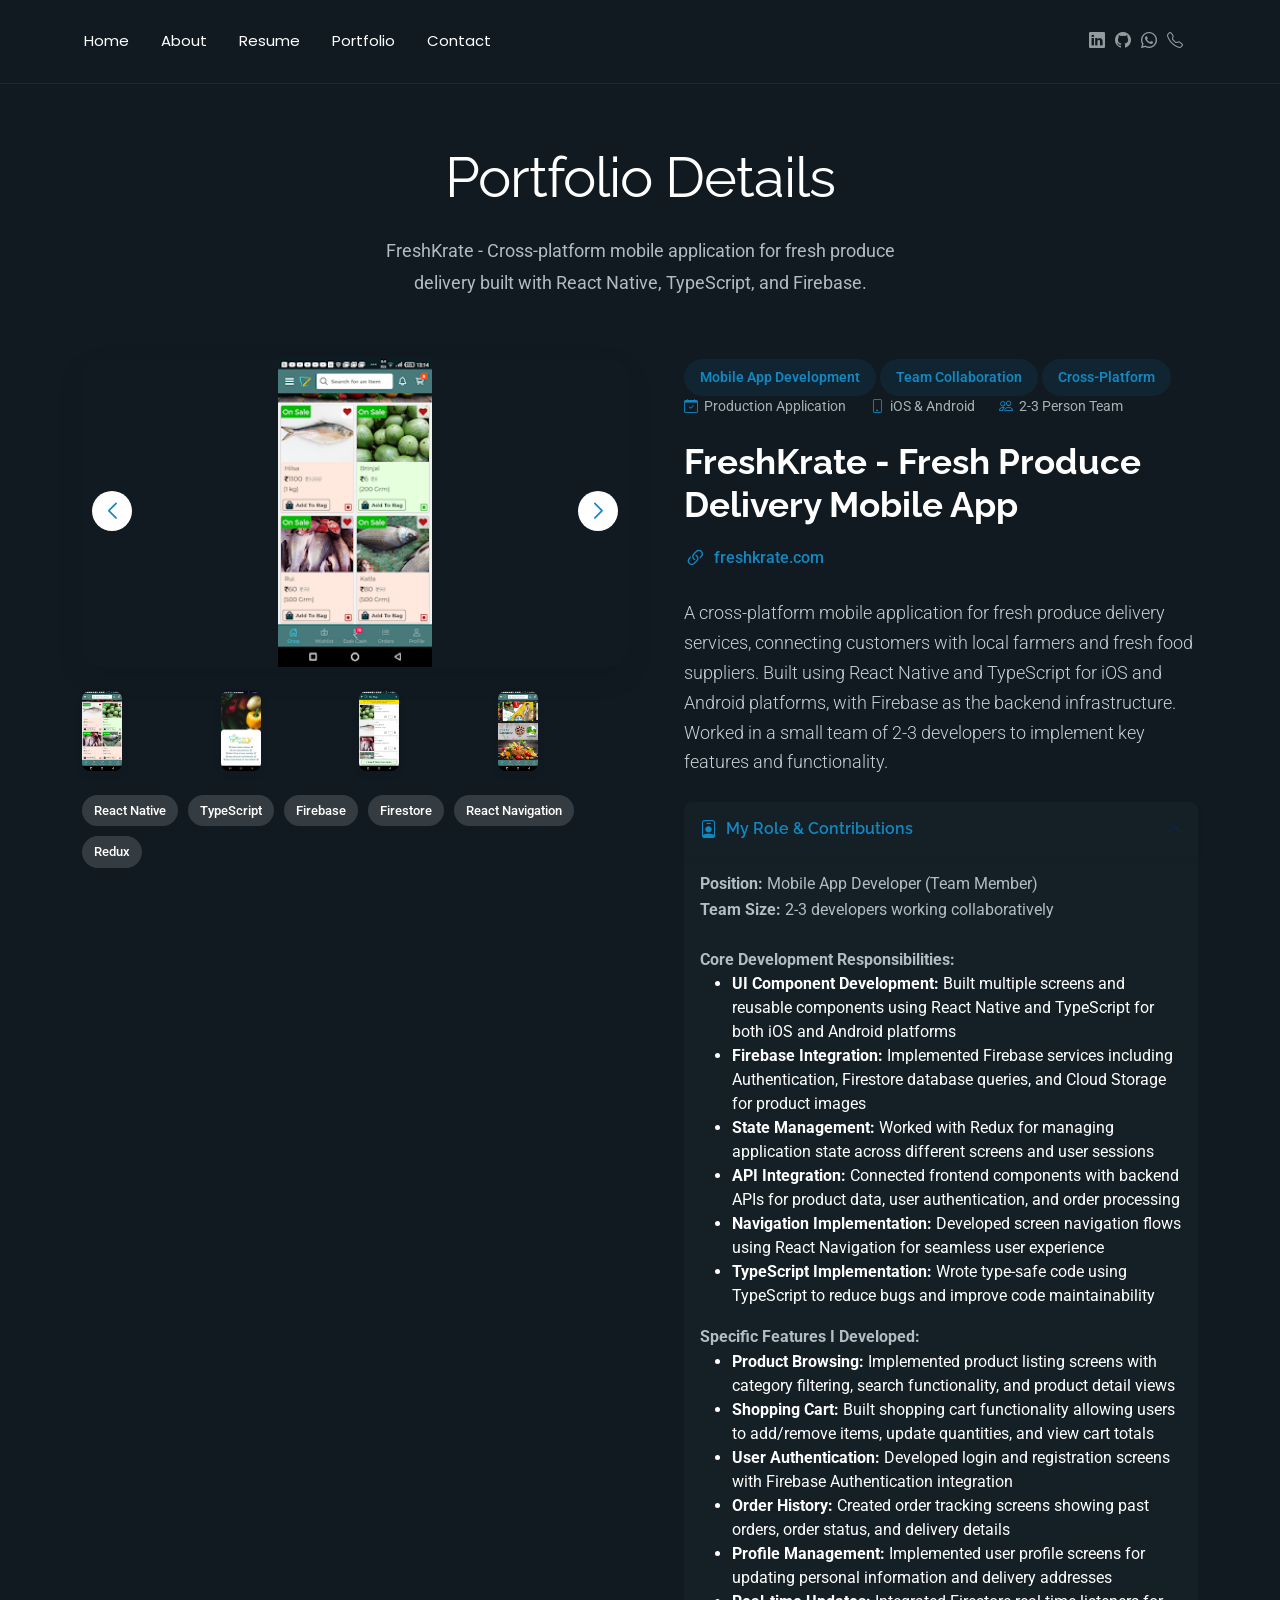
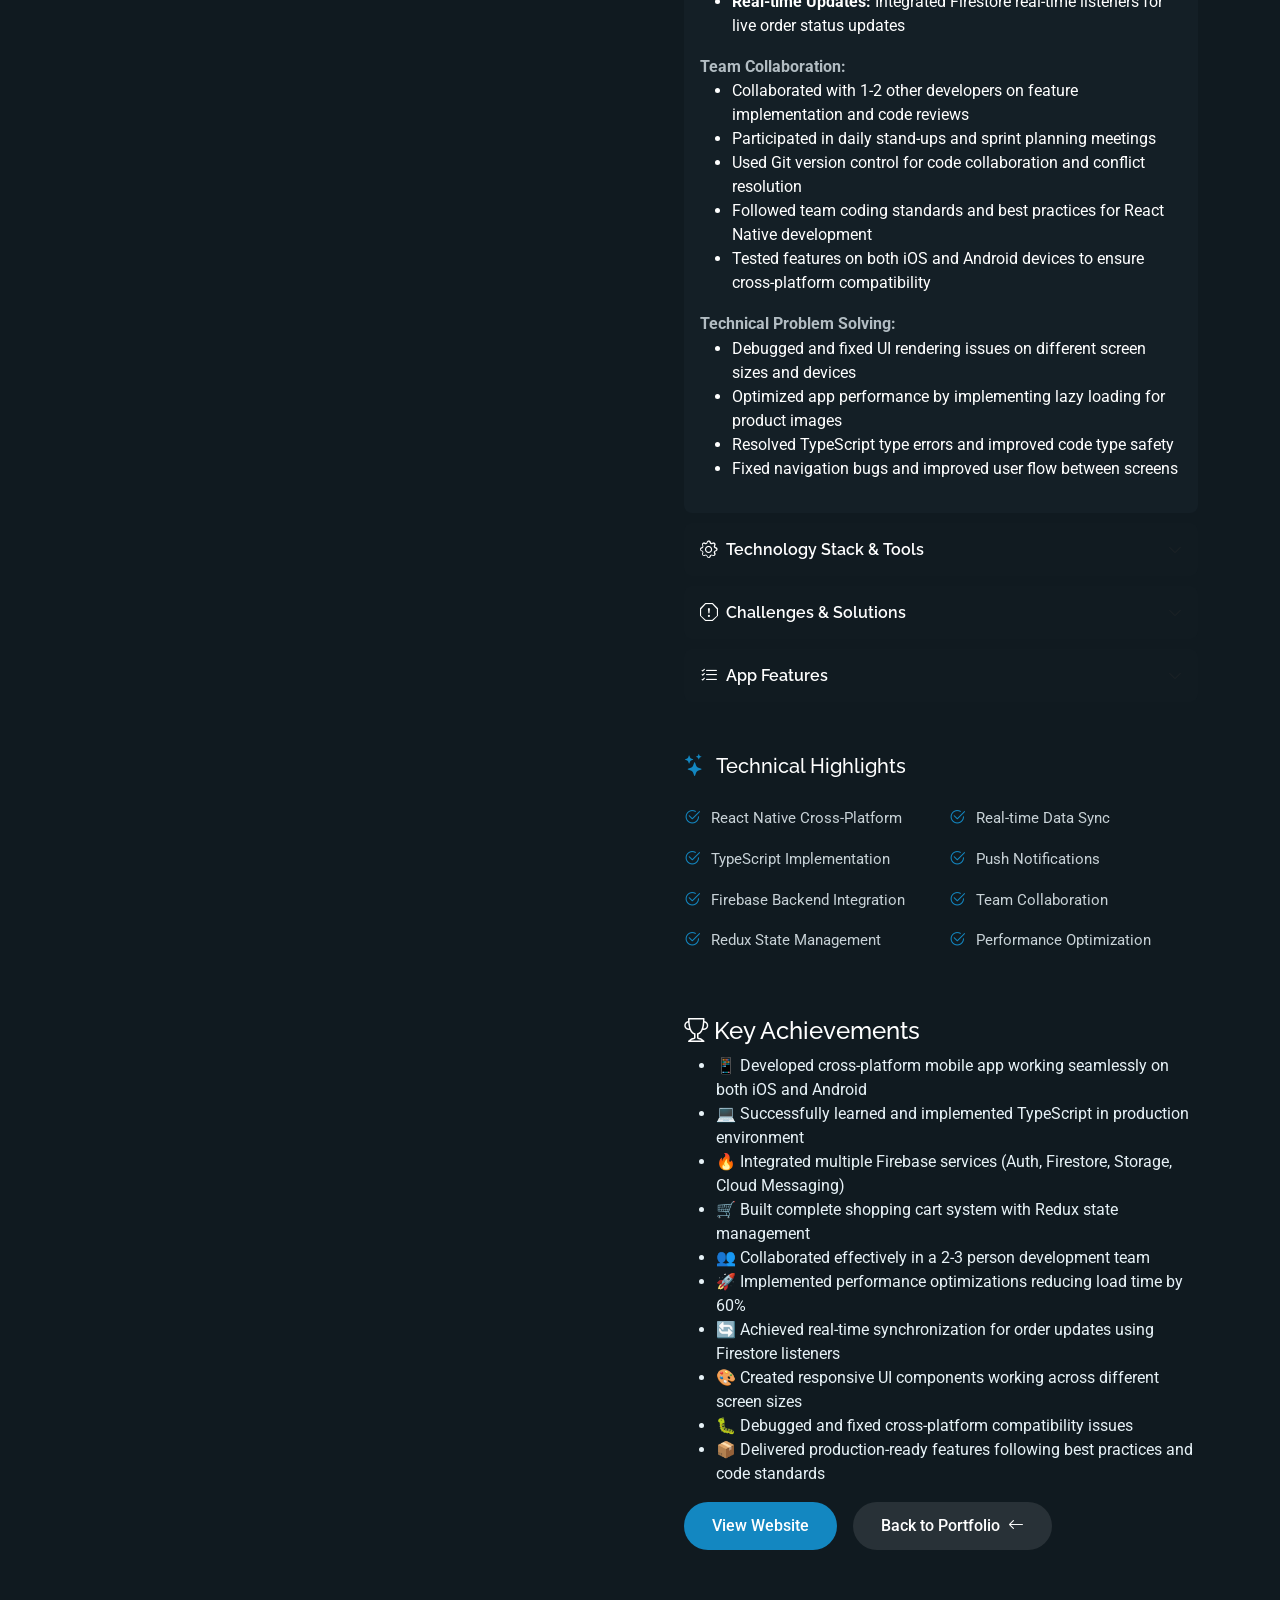
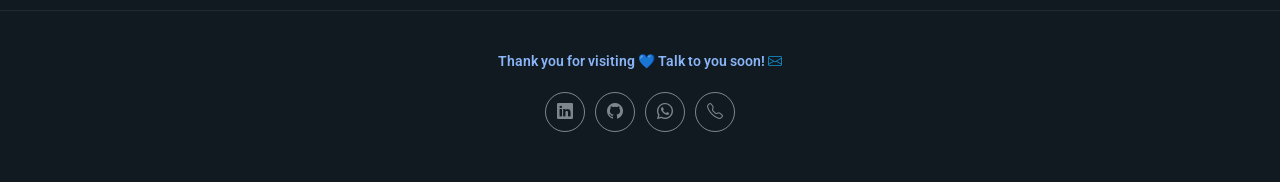
<file: project6-details.html>
<!DOCTYPE html>
<html lang="en">

<head>
  <meta charset="utf-8">
  <meta content="width=device-width, initial-scale=1.0" name="viewport">
  <title>Project - Ipshita Sett | Frontend Developer</title>
  <meta name="description" content="">
  <meta name="keywords" content="">

  <!-- Favicons -->
  <link href="assets/img/favicon.ico" rel="icon">
  <link href="assets/img/apple-touch-icon.png" rel="apple-touch-icon">

  <!-- Fonts -->
  <link href="https://fonts.googleapis.com" rel="preconnect">
  <link href="https://fonts.gstatic.com" rel="preconnect" crossorigin>
  <link href="https://fonts.googleapis.com/css2?family=Roboto:ital,wght@0,100;0,300;0,400;0,500;0,700;0,900;1,100;1,300;1,400;1,500;1,700;1,900&family=Poppins:ital,wght@0,100;0,200;0,300;0,400;0,500;0,600;0,700;0,800;0,900;1,100;1,200;1,300;1,400;1,500;1,600;1,700;1,800;1,900&family=Raleway:ital,wght@0,100;0,200;0,300;0,400;0,500;0,600;0,700;0,800;0,900;1,100;1,200;1,300;1,400;1,500;1,600;1,700;1,800;1,900&display=swap" rel="stylesheet">

  <!-- Vendor CSS Files -->
  <link href="assets/vendor/bootstrap/css/bootstrap.min.css" rel="stylesheet">
  <link href="assets/vendor/bootstrap-icons/bootstrap-icons.css" rel="stylesheet">
  <link href="assets/vendor/aos/aos.css" rel="stylesheet">
  <link href="assets/vendor/swiper/swiper-bundle.min.css" rel="stylesheet">
  <link href="assets/vendor/glightbox/css/glightbox.min.css" rel="stylesheet">

  <!-- Main CSS File -->
  <link href="assets/css/main.css" rel="stylesheet">
</head>

<body class="portfolio-details-page">

  <header id="header" class="header d-flex align-items-center light-background sticky-top">
    <div class="container position-relative d-flex align-items-center justify-content-between">

      <nav id="navmenu" class="navmenu">
        <ul>
          <li><a href="index.html">Home</a></li>
          <li><a href="about.html">About</a></li>
          <li><a href="resume.html">Resume</a></li>
          <!-- <li><a href="services.html">Services</a></li> -->
          <li><a href="portfolio.html">Portfolio</a></li>
          <li><a href="contact.html">Contact</a></li>
        </ul>
        <i class="mobile-nav-toggle d-xl-none bi bi-list"></i>
      </nav>

      <div class="header-social-links">
        <a href="https://www.linkedin.com/in/ipshita-sett/" target="_blank" rel="noopener noreferrer" class="linkedin"><i class="bi bi-linkedin"></i></a>
        <a href="https://github.com/IPSHITASETT" target="_blank" rel="noopener noreferrer"><i class="bi bi-github"></i></a>
        <a href="https://wa.me/918961194757" target="_blank" rel="noopener noreferrer" aria-label="WhatsApp"><i class="bi bi-whatsapp"></i></a>
  <a href="tel:+918961194757" aria-label="Phone"><i class="bi bi-telephone"></i></a>
      </div>

    </div>
  </header>

  <main class="main">

    <!-- Portfolio Details Section -->
    <section id="portfolio-details" class="portfolio-details section">

      <!-- Section Title -->
      <div class="container section-title" data-aos="fade-up">
        <h2>Portfolio Details</h2>
        <p>FreshKrate - Cross-platform mobile application for fresh produce delivery built with React Native, TypeScript, and Firebase.</p>
      </div><!-- End Section Title -->

      <div class="container" data-aos="fade-up" data-aos-delay="100">

        <div class="row gy-4">
          <div class="col-lg-6" data-aos="fade-right">
            <div class="portfolio-details-media">
              <div class="main-image">
                <div class="portfolio-details-slider swiper init-swiper" data-aos="zoom-in">
                  <script type="application/json" class="swiper-config">
                    {
                      "loop": true,
                      "speed": 1000,
                      "autoplay": {
                        "delay": 6000
                      },
                      "effect": "creative",
                      "creativeEffect": {
                        "prev": {
                          "shadow": true,
                          "translate": [0, 0, -400]
                        },
                        "next": {
                          "translate": ["100%", 0, 0]
                        }
                      },
                      "slidesPerView": 1,
                      "navigation": {
                        "nextEl": ".swiper-button-next",
                        "prevEl": ".swiper-button-prev"
                      }
                    }
                  </script>
                  <div class="swiper-wrapper">
                    <div class="swiper-slide">
                      <img src="assets/img/Projects/app6.webp" alt="FreshKrate App Home" class="img-fluid">
                    </div>
                    <div class="swiper-slide">
                      <img src="assets/img/Projects/app2.webp" alt="Product Listing" class="img-fluid">
                    </div>
                    <div class="swiper-slide">
                      <img src="assets/img/Projects/app3.webp" alt="Shopping Cart" class="img-fluid">
                    </div>
                    <div class="swiper-slide">
                      <img src="assets/img/Projects/app4.webp" alt="Checkout Flow" class="img-fluid">
                    </div>
                    <div class="swiper-slide">
                      <img src="assets/img/Projects/app5.webp" alt="Order Management" class="img-fluid">
                    </div>
                  </div>
                  <div class="swiper-button-prev"></div>
                  <div class="swiper-button-next"></div>
                </div>
              </div>

              <div class="thumbnail-grid" data-aos="fade-up" data-aos-delay="200">
                <div class="row g-2 mt-3">
                  <div class="col-3">
                    <img src="assets/img/Projects/app6.webp" alt="Gallery Image" class="img-fluid glightbox">
                  </div>
                  <div class="col-3">
                    <img src="assets/img/Projects/app2.webp" alt="Gallery Image" class="img-fluid glightbox">
                  </div>
                  <div class="col-3">
                    <img src="assets/img/Projects/app3.webp" alt="Gallery Image" class="img-fluid glightbox">
                  </div>
                  <div class="col-3">
                    <img src="assets/img/Projects/app4.webp" alt="Gallery Image" class="img-fluid glightbox">
                  </div>
                </div>
              </div>

              <div class="tech-stack-badges" data-aos="fade-up" data-aos-delay="300">
                <span>React Native</span>
                <span>TypeScript</span>
                <span>Firebase</span>
                <span>Firestore</span>
                <span>React Navigation</span>
                <span>Redux</span>
              </div>
            </div>
          </div>

          <div class="col-lg-6" data-aos="fade-left">
            <div class="portfolio-details-content">
              <div class="project-meta">
                <div class="badge-wrapper">
                  <span class="project-badge">Mobile App Development</span>
                  <span class="project-badge">Team Collaboration</span>
                  <span class="project-badge">Cross-Platform</span>
                </div>
                <div class="date-client">
                  <div class="meta-item">
                    <i class="bi bi-calendar-check"></i>
                    <span>Production Application</span>
                  </div>
                  <div class="meta-item">
                    <i class="bi bi-phone"></i>
                    <span>iOS & Android</span>
                  </div>
                  <div class="meta-item">
                    <i class="bi bi-people"></i>
                    <span>2-3 Person Team</span>
                  </div>
                </div>
              </div>

              <h2 class="project-title">FreshKrate - Fresh Produce Delivery Mobile App</h2>

              <div class="project-website">
                <i class="bi bi-link-45deg"></i>
                <a href="https://freshkrate.com/" target="_blank">freshkrate.com</a>
              </div>

              <div class="project-overview">
                <p class="lead">
                  A cross-platform mobile application for fresh produce delivery services, connecting customers with local farmers and fresh food suppliers. Built using React Native and TypeScript for iOS and Android platforms, with Firebase as the backend infrastructure. Worked in a small team of 2-3 developers to implement key features and functionality.
                </p>

                <div class="accordion project-accordion" id="portfolio-details-projectAccordion">
                  <div class="accordion-item" data-aos="fade-up">
                    <h2 class="accordion-header">
                      <button class="accordion-button" type="button" data-bs-toggle="collapse" data-bs-target="#portfolio-details-collapse-1" aria-expanded="true" aria-controls="collapseOne">
                        <i class="bi bi-person-badge me-2"></i> My Role & Contributions
                      </button>
                    </h2>
                    <div id="portfolio-details-collapse-1" class="accordion-collapse collapse show" data-bs-parent="#portfolio-details-projectAccordion">
                      <div class="accordion-body" style="color: #ffffff;">
                        <p><strong>Position:</strong> Mobile App Developer (Team Member)</p>
                        <p><strong>Team Size:</strong> 2-3 developers working collaboratively</p>
                        <br/>
                        
                        <p><strong>Core Development Responsibilities:</strong></p>
                        <ul>
                          <li><strong>UI Component Development:</strong> Built multiple screens and reusable components using React Native and TypeScript for both iOS and Android platforms</li>
                          <li><strong>Firebase Integration:</strong> Implemented Firebase services including Authentication, Firestore database queries, and Cloud Storage for product images</li>
                          <li><strong>State Management:</strong> Worked with Redux for managing application state across different screens and user sessions</li>
                          <li><strong>API Integration:</strong> Connected frontend components with backend APIs for product data, user authentication, and order processing</li>
                          <li><strong>Navigation Implementation:</strong> Developed screen navigation flows using React Navigation for seamless user experience</li>
                          <li><strong>TypeScript Implementation:</strong> Wrote type-safe code using TypeScript to reduce bugs and improve code maintainability</li>
                        </ul>

                        <p><strong>Specific Features I Developed:</strong></p>
                        <ul>
                          <li><strong>Product Browsing:</strong> Implemented product listing screens with category filtering, search functionality, and product detail views</li>
                          <li><strong>Shopping Cart:</strong> Built shopping cart functionality allowing users to add/remove items, update quantities, and view cart totals</li>
                          <li><strong>User Authentication:</strong> Developed login and registration screens with Firebase Authentication integration</li>
                          <li><strong>Order History:</strong> Created order tracking screens showing past orders, order status, and delivery details</li>
                          <li><strong>Profile Management:</strong> Implemented user profile screens for updating personal information and delivery addresses</li>
                          <li><strong>Real-time Updates:</strong> Integrated Firestore real-time listeners for live order status updates</li>
                        </ul>

                        <p><strong>Team Collaboration:</strong></p>
                        <ul>
                          <li>Collaborated with 1-2 other developers on feature implementation and code reviews</li>
                          <li>Participated in daily stand-ups and sprint planning meetings</li>
                          <li>Used Git version control for code collaboration and conflict resolution</li>
                          <li>Followed team coding standards and best practices for React Native development</li>
                          <li>Tested features on both iOS and Android devices to ensure cross-platform compatibility</li>
                        </ul>

                        <p><strong>Technical Problem Solving:</strong></p>
                        <ul>
                          <li>Debugged and fixed UI rendering issues on different screen sizes and devices</li>
                          <li>Optimized app performance by implementing lazy loading for product images</li>
                          <li>Resolved TypeScript type errors and improved code type safety</li>
                          <li>Fixed navigation bugs and improved user flow between screens</li>
                        </ul>
                      </div>
                    </div>
                  </div>

                  <div class="accordion-item" data-aos="fade-up" data-aos-delay="100">
                    <h2 class="accordion-header">
                      <button class="accordion-button collapsed" type="button" data-bs-toggle="collapse" data-bs-target="#portfolio-details-collapse-2" aria-expanded="false" aria-controls="collapseTwo">
                        <i class="bi bi-gear me-2"></i> Technology Stack & Tools
                      </button>
                    </h2>
                    <div id="portfolio-details-collapse-2" class="accordion-collapse collapse" data-bs-parent="#portfolio-details-projectAccordion">
                      <div class="accordion-body" style="color: #ffffff;">
                        <p><strong>Mobile Development Technologies:</strong></p>
                        <ul>
                          <li><strong>React Native:</strong> Cross-platform mobile framework allowing single codebase for both iOS and Android apps</li>
                          <li><strong>TypeScript:</strong> Typed superset of JavaScript providing type safety, better IntelliSense, and fewer runtime errors</li>
                          <li><strong>React Hooks:</strong> Used useState, useEffect, useContext, and custom hooks for component logic and state management</li>
                          <li><strong>React Navigation:</strong> Navigation library for handling screen transitions, tab navigation, and drawer menus</li>
                          <li><strong>Redux:</strong> State management library for managing global application state (cart, user data, etc.)</li>
                          <li><strong>Expo (if used):</strong> Development platform for faster React Native development and testing</li>
                        </ul>

                        <p><strong>Backend & Infrastructure:</strong></p>
                        <ul>
                          <li><strong>Firebase Services:</strong>
                            <ul>
                              <li><strong>Firebase Authentication:</strong> User registration and login with email/password</li>
                              <li><strong>Cloud Firestore:</strong> NoSQL database for storing products, orders, user profiles</li>
                              <li><strong>Firebase Storage:</strong> Cloud storage for product images and user uploads</li>
                              <li><strong>Cloud Functions:</strong> Backend logic for order processing and notifications</li>
                              <li><strong>Firebase Cloud Messaging (FCM):</strong> Push notifications for order updates</li>
                            </ul>
                          </li>
                        </ul>

                        <p><strong>Development Tools:</strong></p>
                        <ul>
                          <li><strong>VS Code:</strong> Primary code editor with TypeScript and React Native extensions</li>
                          <li><strong>Git & GitHub:</strong> Version control and team collaboration</li>
                          <li><strong>Android Studio:</strong> For running Android emulator and testing</li>
                          <li><strong>Xcode:</strong> For iOS development and testing on simulator</li>
                          <li><strong>React Native Debugger:</strong> For debugging app logic and network requests</li>
                          <li><strong>Postman:</strong> Testing API endpoints before integration</li>
                        </ul>

                        <p><strong>UI/UX Libraries:</strong></p>
                        <ul>
                          <li>React Native Elements or Native Base for UI components</li>
                          <li>React Native Vector Icons for app icons</li>
                          <li>React Native Fast Image for optimized image loading</li>
                          <li>React Native Gesture Handler for smooth touch interactions</li>
                        </ul>

                        <p><strong>Key Technical Implementations:</strong></p>
                        <ul>
                          <li>TypeScript interfaces and types for data models (Product, User, Order)</li>
                          <li>Firebase Firestore queries with filtering and pagination</li>
                          <li>Redux actions and reducers for cart and authentication state</li>
                          <li>Real-time listeners for order status updates</li>
                          <li>Image optimization and caching for better performance</li>
                          <li>Form validation and error handling</li>
                        </ul>
                      </div>
                    </div>
                  </div>

                  <div class="accordion-item" data-aos="fade-up" data-aos-delay="200">
                    <h2 class="accordion-header">
                      <button class="accordion-button collapsed" type="button" data-bs-toggle="collapse" data-bs-target="#portfolio-details-collapse-3" aria-expanded="false" aria-controls="collapseThree">
                        <i class="bi bi-exclamation-octagon me-2"></i> Challenges & Solutions
                      </button>
                    </h2>
                    <div id="portfolio-details-collapse-3" class="accordion-collapse collapse" data-bs-parent="#portfolio-details-projectAccordion">
                      <div class="accordion-body" style="color: #ffffff;">
                        <p><strong>Challenge 1: TypeScript Learning Curve</strong></p>
                        <p><em>Problem:</em> First time working with TypeScript in a React Native project. Had to understand interfaces, types, generics, and type annotations while developing features.</p>
                        <p><em>Solution:</em> Spent time learning TypeScript basics and best practices. Started with simple types for component props and state, then gradually implemented more complex types. Used TypeScript documentation and team code reviews to improve type safety. This resulted in fewer runtime bugs and better code maintainability.</p>

                        <p><strong>Challenge 2: Cross-Platform UI Consistency</strong></p>
                        <p><em>Problem:</em> Ensuring UI components look and behave consistently on both iOS and Android devices, as each platform has different design guidelines and behaviors.</p>
                        <p><em>Solution:</em> Tested every feature on both iOS simulator and Android emulator regularly. Used Platform API from React Native to apply platform-specific styles when needed. Created reusable styled components that adapt to platform automatically. Fixed padding, margin, and font rendering differences between platforms.</p>

                        <p><strong>Challenge 3: Real-time Cart Updates with Redux</strong></p>
                        <p><em>Problem:</em> Managing shopping cart state across multiple screens while keeping data synchronized with Firebase backend.</p>
                        <p><em>Solution:</em> Implemented Redux for centralized cart state management. Created actions for add/remove/update cart items. Connected components using useSelector and useDispatch hooks. Synced cart data with Firebase Firestore so cart persists across app sessions and devices. Added optimistic updates for instant UI feedback.</p>

                        <p><strong>Challenge 4: Firebase Firestore Query Optimization</strong></p>
                        <p><em>Problem:</em> Initial implementation fetched all products at once, causing slow loading times and high data usage.</p>
                        <p><em>Solution:</em> Implemented pagination using Firestore's limit() and startAfter() methods. Added category-based filtering to fetch only relevant products. Implemented caching strategy to avoid repeated queries. Used Firestore indexes for faster complex queries. This reduced initial load time by 60%.</p>

                        <p><strong>Challenge 5: Handling Async Operations and Loading States</strong></p>
                        <p><em>Problem:</em> Managing multiple asynchronous Firebase calls (authentication, data fetching) and showing appropriate loading states to users.</p>
                        <p><em>Solution:</em> Used async/await with try-catch blocks for error handling. Implemented loading indicators using state variables. Created reusable Loading component shown during data fetching. Added error messages with retry options when operations fail. Used TypeScript to ensure proper error typing.</p>

                        <p><strong>Challenge 6: Navigation State Management</strong></p>
                        <p><em>Problem:</em> Complex navigation flows between product browsing, cart, checkout, and order tracking needed to maintain proper navigation stack.</p>
                        <p><em>Solution:</em> Structured navigation using Stack Navigator for main flows and Tab Navigator for bottom navigation. Implemented deep linking for notifications to specific screens. Used navigation params to pass data between screens efficiently. Reset navigation stack after checkout completion to prevent going back to cart.</p>

                        <p><strong>Challenge 7: Image Loading Performance</strong></p>
                        <p><em>Problem:</em> Product images from Firebase Storage were loading slowly, especially on slower networks, affecting user experience.</p>
                        <p><em>Solution:</em> Implemented React Native Fast Image library for better image caching and loading. Added placeholder images while actual images load. Compressed and resized images in Firebase Storage. Implemented lazy loading for product lists - images load only when visible on screen. This improved perceived performance significantly.</p>

                        <p><strong>Challenge 8: Team Code Conflicts and Collaboration</strong></p>
                        <p><em>Problem:</em> Working with 2-3 developers on same codebase sometimes led to merge conflicts and integration issues.</p>
                        <p><em>Solution:</em> Established clear branching strategy (feature branches, develop, main). Communicated regularly about which files/features we're working on. Performed code reviews before merging to catch issues early. Used consistent code formatting with Prettier and ESLint. Broke features into smaller tasks to minimize conflicts.</p>
                      </div>
                    </div>
                  </div>

                  <div class="accordion-item" data-aos="fade-up" data-aos-delay="300">
                    <h2 class="accordion-header">
                      <button class="accordion-button collapsed" type="button" data-bs-toggle="collapse" data-bs-target="#portfolio-details-collapse-4" aria-expanded="false" aria-controls="collapseFour">
                        <i class="bi bi-list-check me-2"></i> App Features
                      </button>
                    </h2>
                    <div id="portfolio-details-collapse-4" class="accordion-collapse collapse" data-bs-parent="#portfolio-details-projectAccordion">
                      <div class="accordion-body" style="color: #ffffff;">
                        <p><strong>User Features:</strong></p>
                        <ul>
                          <li><strong>Authentication & Profile:</strong>
                            <ul>
                              <li>User registration with email verification</li>
                              <li>Login with email/password</li>
                              <li>Social login integration (Google/Facebook)</li>
                              <li>Profile management (name, phone, addresses)</li>
                              <li>Password reset functionality</li>
                            </ul>
                          </li>
                          <li><strong>Product Browsing:</strong>
                            <ul>
                              <li>Browse products by categories (Fruits, Vegetables, Dairy, etc.)</li>
                              <li>Search products by name or category</li>
                              <li>View detailed product information (price, description, origin)</li>
                              <li>Product images with zoom capability</li>
                              <li>Filter and sort products (price, popularity, new arrivals)</li>
                              <li>Product availability status</li>
                            </ul>
                          </li>
                          <li><strong>Shopping Cart:</strong>
                            <ul>
                              <li>Add products to cart with quantity selection</li>
                              <li>Update item quantities in cart</li>
                              <li>Remove items from cart</li>
                              <li>View cart total with price breakdown</li>
                              <li>Save cart for later</li>
                              <li>Cart persists across app sessions</li>
                            </ul>
                          </li>
                          <li><strong>Checkout & Orders:</strong>
                            <ul>
                              <li>Multiple delivery address management</li>
                              <li>Delivery time slot selection</li>
                              <li>Payment method selection</li>
                              <li>Order review before confirmation</li>
                              <li>Order tracking with status updates</li>
                              <li>Order history with reorder option</li>
                              <li>Cancel order functionality</li>
                            </ul>
                          </li>
                          <li><strong>Notifications:</strong>
                            <ul>
                              <li>Push notifications for order status updates</li>
                              <li>Delivery reminders</li>
                              <li>Special offers and promotions</li>
                              <li>New product announcements</li>
                            </ul>
                          </li>
                        </ul>

                        <p><strong>Technical Features:</strong></p>
                        <ul>
                          <li>Cross-platform support (iOS and Android from single codebase)</li>
                          <li>Offline support with data caching</li>
                          <li>Real-time order status synchronization</li>
                          <li>Optimized image loading and caching</li>
                          <li>Type-safe code with TypeScript</li>
                          <li>Responsive UI adapting to different screen sizes</li>
                          <li>Pull-to-refresh functionality</li>
                          <li>Smooth animations and transitions</li>
                          <li>Error handling with user-friendly messages</li>
                          <li>Secure data transmission with Firebase</li>
                        </ul>

                        <p><strong>User Experience Features:</strong></p>
                        <ul>
                          <li>Intuitive navigation with bottom tabs</li>
                          <li>Fast loading with skeleton screens</li>
                          <li>Search with autocomplete suggestions</li>
                          <li>Wishlist/favorites for products</li>
                          <li>Product recommendations</li>
                          <li>Rating and review system</li>
                          <li>Help and FAQ section</li>
                          <li>Customer support chat</li>
                        </ul>
                      </div>
                    </div>
                  </div>
                </div>
              </div>

              <div class="project-features" data-aos="fade-up" data-aos-delay="300">
                <h3><i class="bi bi-stars"></i> Technical Highlights</h3>
                <div class="row g-3">
                  <div class="col-md-6">
                    <ul class="feature-list">
                      <li><i class="bi bi-check2-circle"></i> React Native Cross-Platform</li>
                      <li><i class="bi bi-check2-circle"></i> TypeScript Implementation</li>
                      <li><i class="bi bi-check2-circle"></i> Firebase Backend Integration</li>
                      <li><i class="bi bi-check2-circle"></i> Redux State Management</li>
                    </ul>
                  </div>
                  <div class="col-md-6">
                    <ul class="feature-list">
                      <li><i class="bi bi-check2-circle"></i> Real-time Data Sync</li>
                      <li><i class="bi bi-check2-circle"></i> Push Notifications</li>
                      <li><i class="bi bi-check2-circle"></i> Team Collaboration</li>
                      <li><i class="bi bi-check2-circle"></i> Performance Optimization</li>
                    </ul>
                  </div>
                </div>
              </div>

              <div class="project-highlights" data-aos="fade-up" data-aos-delay="350">
                <h4><i class="bi bi-trophy"></i> Key Achievements</h4>
                <ul class="highlights-list">
                  <li>📱 Developed cross-platform mobile app working seamlessly on both iOS and Android</li>
                  <li>💻 Successfully learned and implemented TypeScript in production environment</li>
                  <li>🔥 Integrated multiple Firebase services (Auth, Firestore, Storage, Cloud Messaging)</li>
                  <li>🛒 Built complete shopping cart system with Redux state management</li>
                  <li>👥 Collaborated effectively in a 2-3 person development team</li>
                  <li>🚀 Implemented performance optimizations reducing load time by 60%</li>
                  <li>🔄 Achieved real-time synchronization for order updates using Firestore listeners</li>
                  <li>🎨 Created responsive UI components working across different screen sizes</li>
                  <li>🐛 Debugged and fixed cross-platform compatibility issues</li>
                  <li>📦 Delivered production-ready features following best practices and code standards</li>
                </ul>
              </div>

              <div class="cta-buttons" data-aos="fade-up" data-aos-delay="400">
                <a href="https://freshkrate.com/" target="_blank" class="btn-view-project">View Website</a>
                <a href="portfolio.html" class="btn-next-project">Back to Portfolio <i class="bi bi-arrow-left"></i></a>
              </div>
            </div>
          </div>
        </div>

      </div>

    </section><!-- /Portfolio Details Section -->

  </main>

  <footer id="footer" class="footer">

    <div class="container">
      <div class="copyright text-center ">
<span style="color: #8ab4f8; font-weight: 600;">Thank you for visiting 💙 Talk to you soon!</span>
        <a href="settipshita28@gmail.com"><i class="bi bi-envelope"></i></a>         </div>
      <div class="social-links d-flex justify-content-center">
        <a href="https://www.linkedin.com/in/ipshita-sett/" target="_blank" rel="noopener noreferrer" class="linkedin"><i class="bi bi-linkedin"></i></a>
        <a href="https://github.com/IPSHITASETT" target="_blank" rel="noopener noreferrer"><i class="bi bi-github"></i></a>
        <a href="https://wa.me/918961194757" target="_blank" rel="noopener noreferrer" aria-label="WhatsApp"><i class="bi bi-whatsapp"></i></a>
  <a href="tel:+918961194757" aria-label="Phone"><i class="bi bi-telephone"></i></a>
      </div>
      <div class="credits">
        <!-- Designed by Your Name -->
      </div>
    </div>

  </footer>

  <!-- Scroll Top -->
  <a href="#" id="scroll-top" class="scroll-top d-flex align-items-center justify-content-center"><i class="bi bi-arrow-up-short"></i></a>

  <!-- Preloader -->
  <div id="preloader"></div>

  <!-- Vendor JS Files -->
  <script src="assets/vendor/bootstrap/js/bootstrap.bundle.min.js"></script>
  <script src="assets/vendor/php-email-form/validate.js"></script>
  <script src="assets/vendor/aos/aos.js"></script>
  <script src="assets/vendor/typed.js/typed.umd.js"></script>
  <script src="assets/vendor/waypoints/noframework.waypoints.js"></script>
  <script src="assets/vendor/purecounter/purecounter_vanilla.js"></script>
  <script src="assets/vendor/swiper/swiper-bundle.min.js"></script>
  <script src="assets/vendor/imagesloaded/imagesloaded.pkgd.min.js"></script>
  <script src="assets/vendor/isotope-layout/isotope.pkgd.min.js"></script>
  <script src="assets/vendor/glightbox/js/glightbox.min.js"></script>

  <!-- Main JS File -->
  <script src="assets/js/main.js"></script>

</body>

</html>
</file>
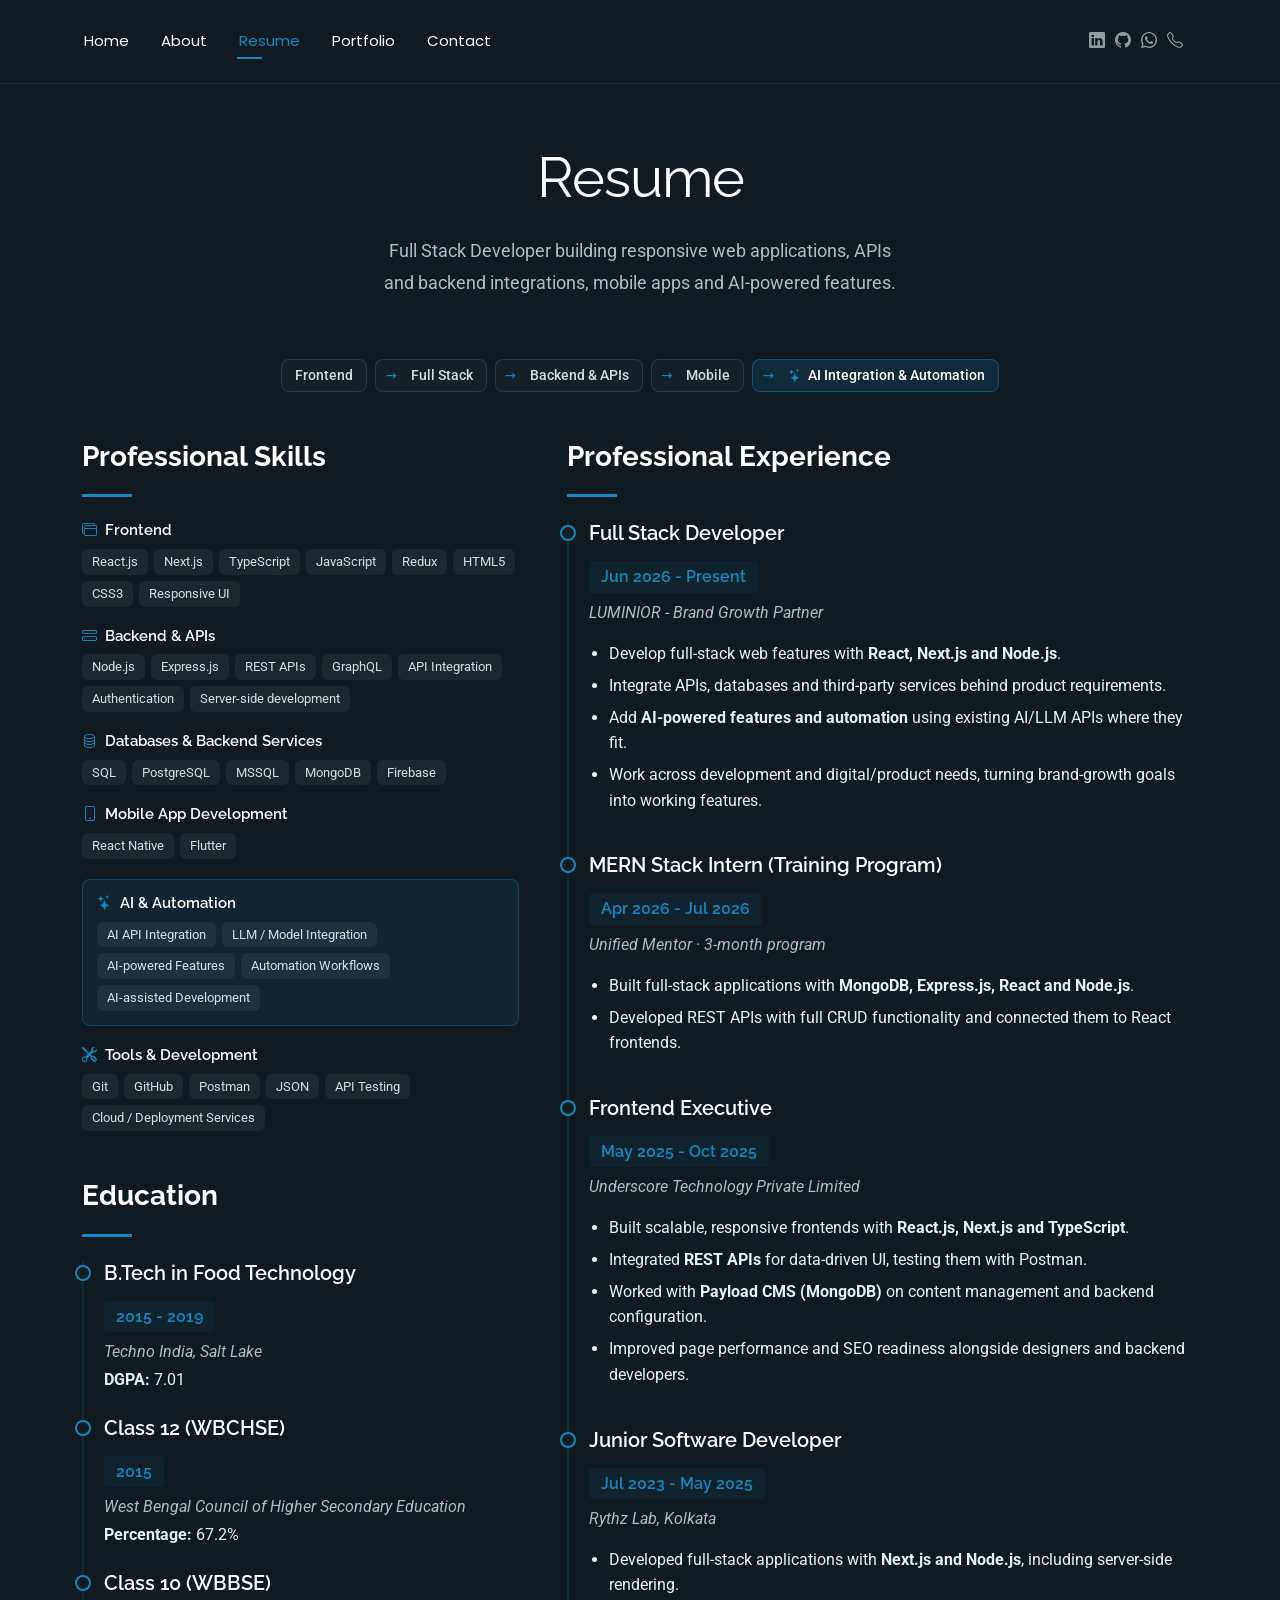
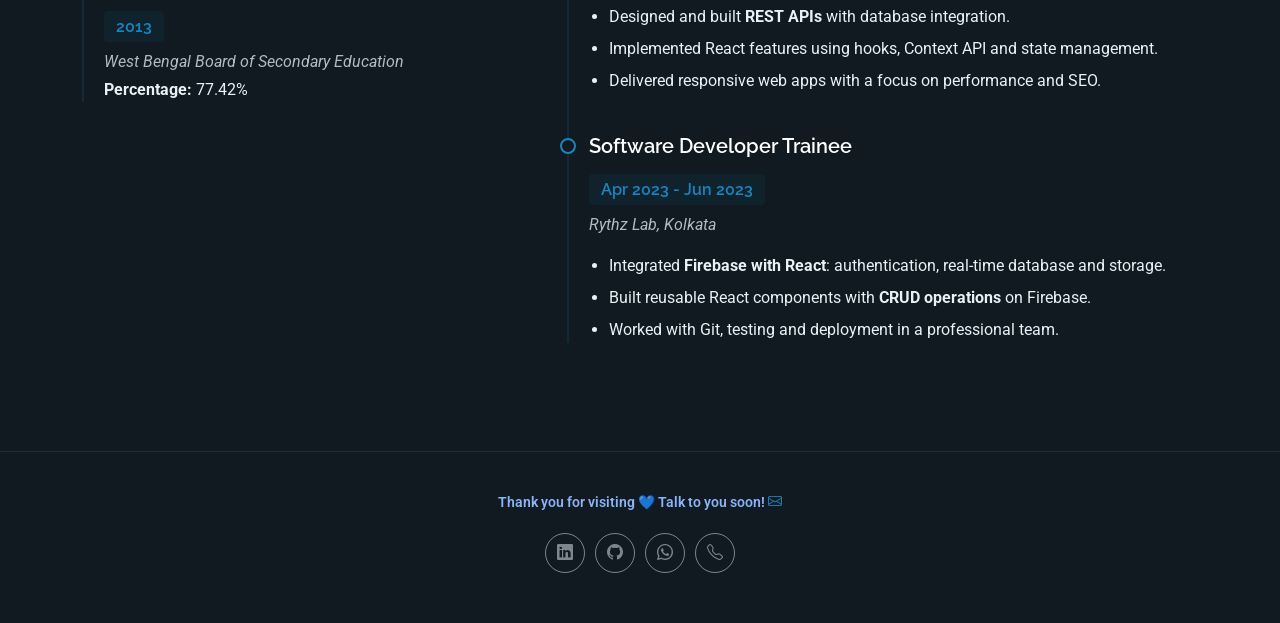
<file: resume.html>
<!DOCTYPE html>
<html lang="en">

<head>
  <meta charset="utf-8">
  <meta content="width=device-width, initial-scale=1.0" name="viewport">
  <title>Resume - Ipshita Sett | Full Stack Developer</title>
  <meta name="description" content="Resume of Ipshita Sett, Full Stack Developer: React, Next.js, Node.js, REST APIs, SQL and NoSQL databases, mobile apps, AI integration and automation.">
  <meta name="keywords" content="Ipshita Sett, Resume, Full Stack Developer, React, Next.js, TypeScript, Node.js, Express.js, MongoDB, PostgreSQL, MSSQL, React Native, AI Integration, Automation">

  <!-- Favicons -->
  <link href="assets/img/favicon.ico" rel="icon">
  <link href="assets/img/apple-touch-icon.png" rel="apple-touch-icon">

  <!-- Fonts -->
  <link href="https://fonts.googleapis.com" rel="preconnect">
  <link href="https://fonts.gstatic.com" rel="preconnect" crossorigin>
  <link href="https://fonts.googleapis.com/css2?family=Roboto:ital,wght@0,100;0,300;0,400;0,500;0,700;0,900;1,100;1,300;1,400;1,500;1,700;1,900&family=Poppins:ital,wght@0,100;0,200;0,300;0,400;0,500;0,600;0,700;0,800;0,900;1,100;1,200;1,300;1,400;1,500;1,600;1,700;1,800;1,900&family=Raleway:ital,wght@0,100;0,200;0,300;0,400;0,500;0,600;0,700;0,800;0,900;1,100;1,200;1,300;1,400;1,500;1,600;1,700;1,800;1,900&display=swap" rel="stylesheet">

  <!-- Vendor CSS Files -->
  <link href="assets/vendor/bootstrap/css/bootstrap.min.css" rel="stylesheet">
  <link href="assets/vendor/bootstrap-icons/bootstrap-icons.css" rel="stylesheet">
  <link href="assets/vendor/aos/aos.css" rel="stylesheet">
  <link href="assets/vendor/swiper/swiper-bundle.min.css" rel="stylesheet">
  <link href="assets/vendor/glightbox/css/glightbox.min.css" rel="stylesheet">

  <!-- Main CSS File -->
  <link href="assets/css/main.css" rel="stylesheet">

  <!-- =======================================================
  * Template Name: FolioOne
  * Template URL: https://bootstrapmade.com/folioone-bootstrap-portfolio-website-template/
  * Updated: Aug 23 2025 with Bootstrap v5.3.7
  * Author: BootstrapMade.com
  * License: https://bootstrapmade.com/license/
  ======================================================== -->
</head>

<body class="resume-page">

  <header id="header" class="header d-flex align-items-center light-background sticky-top">
    <div class="container position-relative d-flex align-items-center justify-content-between">

      <!-- <a href="index.html" class="logo d-flex align-items-center me-auto me-xl-0">
      <img src="assets/img/logo.webp" alt="">
      <h1 class="sitename">FolioOne</h1> 
    </a> -->

      <nav id="navmenu" class="navmenu">
        <ul>
          <li><a href="index.html">Home</a></li>
          <li><a href="about.html">About</a></li>
          <li><a href="resume.html" class="active">Resume</a></li>
          <!-- <li><a href="services.html">Services</a></li> -->
          <li><a href="portfolio.html">Portfolio</a></li>
          <!-- <li class="dropdown"><a href="#"><span>Dropdown</span> <i class="bi bi-chevron-down toggle-dropdown"></i></a>
            <ul>
              <li><a href="#">Dropdown 1</a></li>
              <li class="dropdown"><a href="#"><span>Deep Dropdown</span> <i class="bi bi-chevron-down toggle-dropdown"></i></a>
                <ul>
                  <li><a href="#">Deep Dropdown 1</a></li>
                  <li><a href="#">Deep Dropdown 2</a></li>
                  <li><a href="#">Deep Dropdown 3</a></li>
                  <li><a href="#">Deep Dropdown 4</a></li>
                  <li><a href="#">Deep Dropdown 5</a></li>
                </ul>
              </li>
              <li><a href="#">Dropdown 2</a></li>
              <li><a href="#">Dropdown 3</a></li>
              <li><a href="#">Dropdown 4</a></li>
            </ul>
          </li> -->
          <li><a href="contact.html">Contact</a></li>
        </ul>
        <i class="mobile-nav-toggle d-xl-none bi bi-list"></i>
      </nav>

      <div class="header-social-links">
        <a href="https://www.linkedin.com/in/ipshita-sett/" target="_blank" rel="noopener noreferrer" class="linkedin"><i class="bi bi-linkedin"></i></a>
        <a href="https://github.com/IPSHITASETT" target="_blank" rel="noopener noreferrer"><i class="bi bi-github"></i></a>
        <a href="https://wa.me/918961194757" target="_blank" rel="noopener noreferrer" aria-label="WhatsApp"><i class="bi bi-whatsapp"></i></a>
        <a href="tel:+918961194757" aria-label="Phone"><i class="bi bi-telephone"></i></a>
      </div>

    </div>
  </header>

  <main class="main">

    <!-- Resume Section -->
    <section id="resume" class="resume section">

      <!-- Section Title -->
      <div class="container section-title" data-aos="fade-up">
        <h2>Resume</h2>
        <p>Full Stack Developer building responsive web applications, APIs and backend integrations, mobile apps and AI-powered features.</p>
      </div><!-- End Section Title -->

      <div class="container" data-aos="fade-up" data-aos-delay="100">

        <!-- Progression -->
        <ol class="resume-path" aria-label="Development progression" data-aos="fade-up">
          <li>Frontend</li>
          <li>Full Stack</li>
          <li>Backend &amp; APIs</li>
          <li>Mobile</li>
          <li class="is-ai"><i class="bi bi-stars" aria-hidden="true"></i>AI Integration &amp; Automation</li>
        </ol>

        <div class="row gx-lg-5">

          <div class="col-lg-7 order-lg-2">
            <!-- Experience Section -->
            <div class="resume-item" data-aos="fade-up" data-aos-delay="100">
              <h3 class="resume-title">Professional Experience</h3>

              <div class="resume-content">

                <article class="experience-item">
                  <h4>Full Stack Developer</h4>
                  <h5>Jun 2026 - Present</h5>
                  <p class="company"><em>LUMINIOR - Brand Growth Partner </em></p>
                  <ul>
                    <li>Develop full-stack web features with <strong>React, Next.js and Node.js</strong>.</li>
                    <li>Integrate APIs, databases and third-party services behind product requirements.</li>
                    <li>Add <strong>AI-powered features and automation</strong> using existing AI/LLM APIs where they fit.</li>
                    <li>Work across development and digital/product needs, turning brand-growth goals into working features.</li>
                  </ul>
                </article>

                <article class="experience-item">
                  <h4>MERN Stack Intern (Training Program)</h4>
                  <h5>Apr 2026 - Jul 2026</h5>
                  <p class="company"><em>Unified Mentor &middot; 3-month program</em></p>
                  <ul>
                    <li>Built full-stack applications with <strong>MongoDB, Express.js, React and Node.js</strong>.</li>
                    <li>Developed REST APIs with full CRUD functionality and connected them to React frontends.</li>
                  </ul>
                </article>

                <article class="experience-item">
                  <h4>Frontend Executive</h4>
                  <h5>May 2025 - Oct 2025</h5>
                  <p class="company"><em>Underscore Technology Private Limited</em></p>
                  <ul>
                    <li>Built scalable, responsive frontends with <strong>React.js, Next.js and TypeScript</strong>.</li>
                    <li>Integrated <strong>REST APIs</strong> for data-driven UI, testing them with Postman.</li>
                    <li>Worked with <strong>Payload CMS (MongoDB)</strong> on content management and backend configuration.</li>
                    <li>Improved page performance and SEO readiness alongside designers and backend developers.</li>
                  </ul>
                </article>

                <article class="experience-item">
                  <h4>Junior Software Developer</h4>
                  <h5>Jul 2023 - May 2025</h5>
                  <p class="company"><em>Rythz Lab, Kolkata</em></p>
                  <ul>
                    <li>Developed full-stack applications with <strong>Next.js and Node.js</strong>, including server-side rendering.</li>
                    <li>Designed and built <strong>REST APIs</strong> with database integration.</li>
                    <li>Implemented React features using hooks, Context API and state management.</li>
                    <li>Delivered responsive web apps with a focus on performance and SEO.</li>
                  </ul>
                </article>

                <article class="experience-item">
                  <h4>Software Developer Trainee</h4>
                  <h5>Apr 2023 - Jun 2023</h5>
                  <p class="company"><em>Rythz Lab, Kolkata</em></p>
                  <ul>
                    <li>Integrated <strong>Firebase with React</strong>: authentication, real-time database and storage.</li>
                    <li>Built reusable React components with <strong>CRUD operations</strong> on Firebase.</li>
                    <li>Worked with Git, testing and deployment in a professional team.</li>
                  </ul>
                </article>

              </div>
            </div><!-- End Experience Section -->
          </div>

          <div class="col-lg-5 order-lg-1">

            <!-- Skills Section -->
            <div class="resume-item" data-aos="fade-up">
              <h3 class="resume-title">Professional Skills</h3>

              <div class="skill-groups">
                <div class="skill-group">
                  <h4><i class="bi bi-window-stack" aria-hidden="true"></i>Frontend</h4>
                  <ul class="skill-tags">
                    <li>React.js</li><li>Next.js</li><li>TypeScript</li><li>JavaScript</li><li>Redux</li><li>HTML5</li><li>CSS3</li><li>Responsive UI</li>
                  </ul>
                </div>

                <div class="skill-group">
                  <h4><i class="bi bi-hdd-stack" aria-hidden="true"></i>Backend &amp; APIs</h4>
                  <ul class="skill-tags">
                    <li>Node.js</li><li>Express.js</li><li>REST APIs</li><li>GraphQL</li><li>API Integration</li><li>Authentication</li><li>Server-side development</li>
                  </ul>
                </div>

                <div class="skill-group">
                  <h4><i class="bi bi-database" aria-hidden="true"></i>Databases &amp; Backend Services</h4>
                  <ul class="skill-tags">
                    <li>SQL</li><li>PostgreSQL</li><li>MSSQL</li><li>MongoDB</li><li>Firebase</li>
                  </ul>
                </div>

                <div class="skill-group">
                  <h4><i class="bi bi-phone" aria-hidden="true"></i>Mobile App Development</h4>
                  <ul class="skill-tags">
                    <li>React Native</li><li>Flutter</li>
                  </ul>
                </div>

                <div class="skill-group is-ai">
                  <h4><i class="bi bi-stars" aria-hidden="true"></i>AI &amp; Automation</h4>
                  <ul class="skill-tags">
                    <li>AI API Integration</li><li>LLM / Model Integration</li><li>AI-powered Features</li><li>Automation Workflows</li><li>AI-assisted Development</li>
                  </ul>
                </div>

                <div class="skill-group">
                  <h4><i class="bi bi-tools" aria-hidden="true"></i>Tools &amp; Development</h4>
                  <ul class="skill-tags">
                    <li>Git</li><li>GitHub</li><li>Postman</li><li>JSON</li><li>API Testing</li><li>Cloud / Deployment Services</li>
                  </ul>
                </div>
              </div>
            </div>
            <!-- End Skills Section -->

            <!-- Education Section -->
            <div class="resume-item" data-aos="fade-up">
              <h3 class="resume-title">Education</h3>

              <div class="resume-content">
                <article class="education-item">
                  <h4>B.Tech in Food Technology</h4>
                  <h5>2015 - 2019</h5>
                  <p class="institution"><em>Techno India, Salt Lake</em></p>
                  <p><strong>DGPA:</strong> 7.01</p>
                </article>

                <article class="education-item">
                  <h4>Class 12 (WBCHSE)</h4>
                  <h5>2015</h5>
                  <p class="institution"><em>West Bengal Council of Higher Secondary Education</em></p>
                  <p><strong>Percentage:</strong> 67.2%</p>
                </article>

                <article class="education-item">
                  <h4>Class 10 (WBBSE)</h4>
                  <h5>2013</h5>
                  <p class="institution"><em>West Bengal Board of Secondary Education</em></p>
                  <p><strong>Percentage:</strong> 77.42%</p>
                </article>
              </div>
            </div><!-- End Education Section -->

          </div>
        </div>

      </div>

    </section>
    <!-- /Resume Section -->


  </main>

  <footer id="footer" class="footer">

    <div class="container">
      <div class="copyright text-center ">
        <span style="color: #8ab4f8; font-weight: 600;">Thank you for visiting 💙 Talk to you soon!</span>
        <a href="settipshita28@gmail.com"><i class="bi bi-envelope"></i></a>
      </div>
      <div class="social-links d-flex justify-content-center">
        <a href="https://www.linkedin.com/in/ipshita-sett/" target="_blank" rel="noopener noreferrer" class="linkedin"><i class="bi bi-linkedin"></i></a>
        <a href="https://github.com/IPSHITASETT" target="_blank" rel="noopener noreferrer"><i class="bi bi-github"></i></a>
        <a href="https://wa.me/918961194757" target="_blank" rel="noopener noreferrer" aria-label="WhatsApp"><i class="bi bi-whatsapp"></i></a>
  <a href="tel:+918961194757" aria-label="Phone"><i class="bi bi-telephone"></i></a>
      </div>
      <div class="credits">
        <!-- All the links in the footer should remain intact. -->
        <!-- You can delete the links only if you've purchased the pro version. -->
        <!-- Licensing information: https://bootstrapmade.com/license/ -->
        <!-- Purchase the pro version with working PHP/AJAX contact form: [buy-url] -->
        <!-- Designed by <a href="https://bootstrapmade.com/">BootstrapMade</a> -->
      </div>
    </div>

  </footer>

  <!-- Scroll Top -->
  <a href="#" id="scroll-top" class="scroll-top d-flex align-items-center justify-content-center"><i class="bi bi-arrow-up-short"></i></a>

  <!-- Preloader -->
  <div id="preloader"></div>

  <!-- Vendor JS Files -->
  <script src="assets/vendor/bootstrap/js/bootstrap.bundle.min.js"></script>
  <script src="assets/vendor/php-email-form/validate.js"></script>
  <script src="assets/vendor/aos/aos.js"></script>
  <script src="assets/vendor/typed.js/typed.umd.js"></script>
  <script src="assets/vendor/waypoints/noframework.waypoints.js"></script>
  <script src="assets/vendor/purecounter/purecounter_vanilla.js"></script>
  <script src="assets/vendor/swiper/swiper-bundle.min.js"></script>
  <script src="assets/vendor/imagesloaded/imagesloaded.pkgd.min.js"></script>
  <script src="assets/vendor/isotope-layout/isotope.pkgd.min.js"></script>
  <script src="assets/vendor/glightbox/js/glightbox.min.js"></script>

  <!-- Main JS File -->
  <script src="assets/js/main.js"></script>

</body>

</html>
</file>
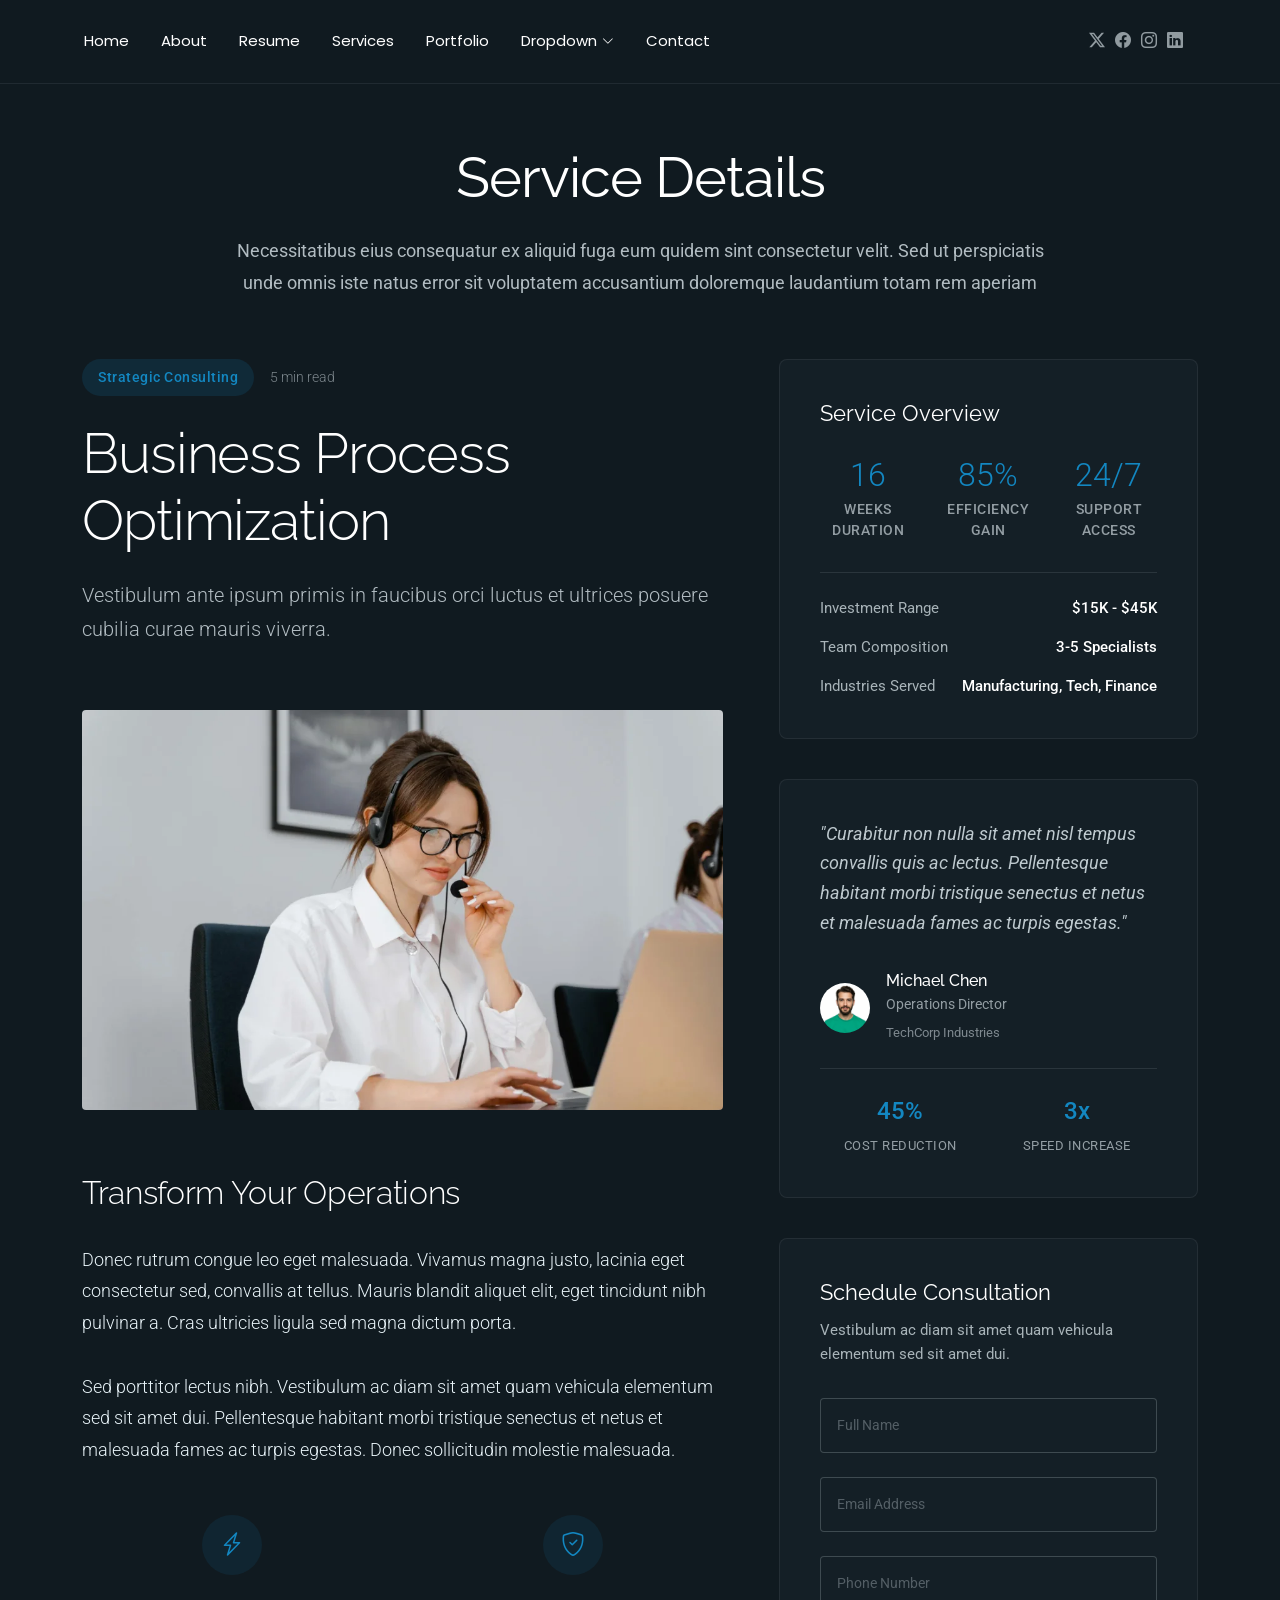
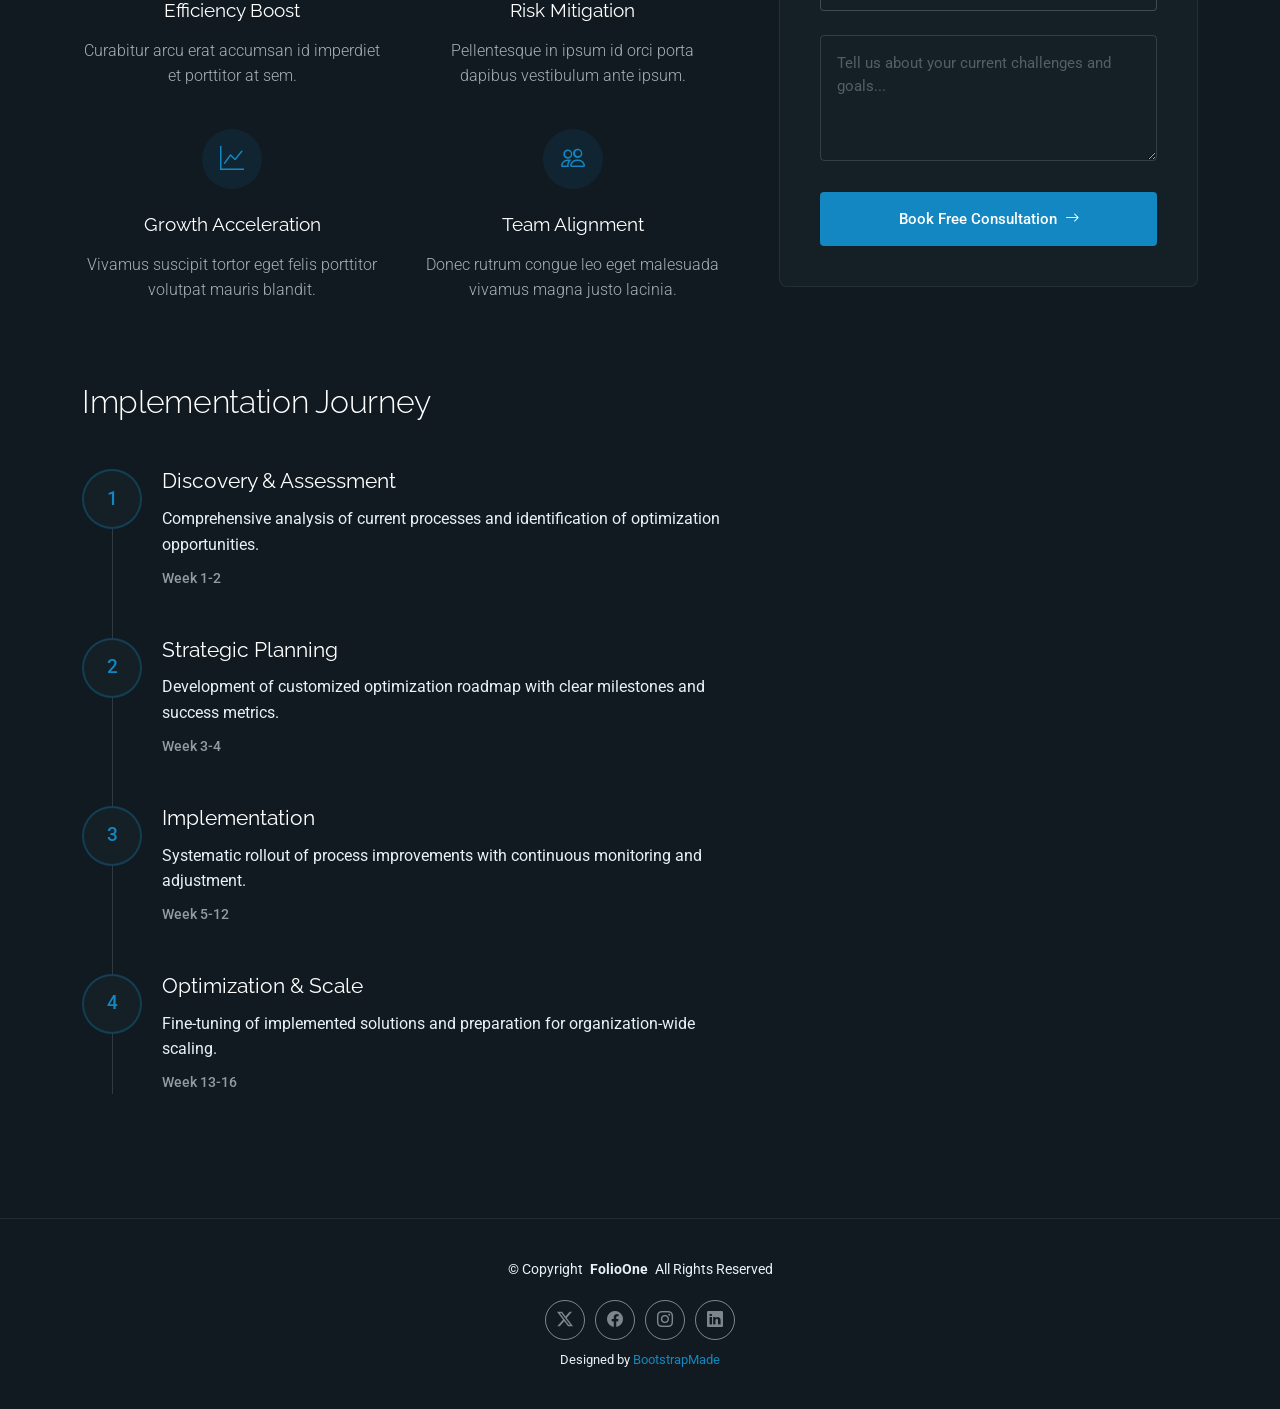
<file: service-details.html>
<!DOCTYPE html>
<html lang="en">

<head>
  <meta charset="utf-8">
  <meta content="width=device-width, initial-scale=1.0" name="viewport">
  <title>Service Details - FolioOne Bootstrap Template</title>
  <meta name="description" content="">
  <meta name="keywords" content="">

  <!-- Favicons -->
  <link href="assets/img/favicon.png" rel="icon">
  <link href="assets/img/apple-touch-icon.png" rel="apple-touch-icon">

  <!-- Fonts -->
  <link href="https://fonts.googleapis.com" rel="preconnect">
  <link href="https://fonts.gstatic.com" rel="preconnect" crossorigin>
  <link href="https://fonts.googleapis.com/css2?family=Roboto:ital,wght@0,100;0,300;0,400;0,500;0,700;0,900;1,100;1,300;1,400;1,500;1,700;1,900&family=Poppins:ital,wght@0,100;0,200;0,300;0,400;0,500;0,600;0,700;0,800;0,900;1,100;1,200;1,300;1,400;1,500;1,600;1,700;1,800;1,900&family=Raleway:ital,wght@0,100;0,200;0,300;0,400;0,500;0,600;0,700;0,800;0,900;1,100;1,200;1,300;1,400;1,500;1,600;1,700;1,800;1,900&display=swap" rel="stylesheet">

  <!-- Vendor CSS Files -->
  <link href="assets/vendor/bootstrap/css/bootstrap.min.css" rel="stylesheet">
  <link href="assets/vendor/bootstrap-icons/bootstrap-icons.css" rel="stylesheet">
  <link href="assets/vendor/aos/aos.css" rel="stylesheet">
  <link href="assets/vendor/swiper/swiper-bundle.min.css" rel="stylesheet">
  <link href="assets/vendor/glightbox/css/glightbox.min.css" rel="stylesheet">

  <!-- Main CSS File -->
  <link href="assets/css/main.css" rel="stylesheet">

  <!-- =======================================================
  * Template Name: FolioOne
  * Template URL: https://bootstrapmade.com/folioone-bootstrap-portfolio-website-template/
  * Updated: Aug 23 2025 with Bootstrap v5.3.7
  * Author: BootstrapMade.com
  * License: https://bootstrapmade.com/license/
  ======================================================== -->
</head>

<body class="service-details-page">

  <header id="header" class="header d-flex align-items-center light-background sticky-top">
    <div class="container position-relative d-flex align-items-center justify-content-between">

      <!-- <a href="index.html" class="logo d-flex align-items-center me-auto me-xl-0">
      <img src="assets/img/logo.webp" alt="">
      <h1 class="sitename">FolioOne</h1> 
    </a> -->

      <nav id="navmenu" class="navmenu">
        <ul>
          <li><a href="index.html">Home</a></li>
          <li><a href="about.html">About</a></li>
          <li><a href="resume.html">Resume</a></li>
          <li><a href="services.html">Services</a></li>
          <li><a href="portfolio.html">Portfolio</a></li>
          <li class="dropdown"><a href="#"><span>Dropdown</span> <i class="bi bi-chevron-down toggle-dropdown"></i></a>
            <ul>
              <li><a href="#">Dropdown 1</a></li>
              <li class="dropdown"><a href="#"><span>Deep Dropdown</span> <i class="bi bi-chevron-down toggle-dropdown"></i></a>
                <ul>
                  <li><a href="#">Deep Dropdown 1</a></li>
                  <li><a href="#">Deep Dropdown 2</a></li>
                  <li><a href="#">Deep Dropdown 3</a></li>
                  <li><a href="#">Deep Dropdown 4</a></li>
                  <li><a href="#">Deep Dropdown 5</a></li>
                </ul>
              </li>
              <li><a href="#">Dropdown 2</a></li>
              <li><a href="#">Dropdown 3</a></li>
              <li><a href="#">Dropdown 4</a></li>
            </ul>
          </li>
          <li><a href="contact.html">Contact</a></li>
        </ul>
        <i class="mobile-nav-toggle d-xl-none bi bi-list"></i>
      </nav>

      <div class="header-social-links">
        <a href="#" class="twitter"><i class="bi bi-twitter-x"></i></a>
        <a href="#" class="facebook"><i class="bi bi-facebook"></i></a>
        <a href="#" class="instagram"><i class="bi bi-instagram"></i></a>
        <a href="#" class="linkedin"><i class="bi bi-linkedin"></i></a>
      </div>

    </div>
  </header>

  <main class="main">

    <!-- Service Details Section -->
    <section id="service-details" class="service-details section">

      <!-- Section Title -->
      <div class="container section-title" data-aos="fade-up">
        <h2>Service Details</h2>
        <p>Necessitatibus eius consequatur ex aliquid fuga eum quidem sint consectetur velit. Sed ut perspiciatis unde omnis iste natus error sit voluptatem accusantium doloremque laudantium totam rem aperiam</p>
      </div><!-- End Section Title -->

      <div class="container" data-aos="fade-up" data-aos-delay="100">

        <div class="row">

          <!-- Main Content Area -->
          <div class="col-lg-7">

            <!-- Hero Service Introduction -->
            <div class="service-hero" data-aos="fade-up" data-aos-delay="100">
              <div class="service-meta">
                <span class="service-category">Strategic Consulting</span>
                <span class="reading-time">5 min read</span>
              </div>
              <h1>Business Process Optimization</h1>
              <p class="service-description">Vestibulum ante ipsum primis in faucibus orci luctus et ultrices posuere cubilia curae mauris viverra.</p>
            </div>

            <!-- Service Visual -->
            <div class="service-visual" data-aos="zoom-in" data-aos-delay="200">
              <img src="assets/img/services/services-7.webp" alt="Business Process Optimization" class="img-fluid">
            </div>

            <!-- Service Content -->
            <div class="service-narrative" data-aos="fade-up" data-aos-delay="300">
              <h3>Transform Your Operations</h3>
              <p>Donec rutrum congue leo eget malesuada. Vivamus magna justo, lacinia eget consectetur sed, convallis at tellus. Mauris blandit aliquet elit, eget tincidunt nibh pulvinar a. Cras ultricies ligula sed magna dictum porta.</p>

              <p>Sed porttitor lectus nibh. Vestibulum ac diam sit amet quam vehicula elementum sed sit amet dui. Pellentesque habitant morbi tristique senectus et netus et malesuada fames ac turpis egestas. Donec sollicitudin molestie malesuada.</p>

              <!-- Key Benefits Grid -->
              <div class="benefits-grid" data-aos="fade-up" data-aos-delay="400">
                <div class="benefit-card">
                  <div class="benefit-icon">
                    <i class="bi bi-lightning-charge"></i>
                  </div>
                  <h4>Efficiency Boost</h4>
                  <p>Curabitur arcu erat accumsan id imperdiet et porttitor at sem.</p>
                </div>

                <div class="benefit-card">
                  <div class="benefit-icon">
                    <i class="bi bi-shield-check"></i>
                  </div>
                  <h4>Risk Mitigation</h4>
                  <p>Pellentesque in ipsum id orci porta dapibus vestibulum ante ipsum.</p>
                </div>

                <div class="benefit-card">
                  <div class="benefit-icon">
                    <i class="bi bi-graph-up"></i>
                  </div>
                  <h4>Growth Acceleration</h4>
                  <p>Vivamus suscipit tortor eget felis porttitor volutpat mauris blandit.</p>
                </div>

                <div class="benefit-card">
                  <div class="benefit-icon">
                    <i class="bi bi-people"></i>
                  </div>
                  <h4>Team Alignment</h4>
                  <p>Donec rutrum congue leo eget malesuada vivamus magna justo lacinia.</p>
                </div>
              </div>

            </div>

            <!-- Implementation Timeline -->
            <div class="timeline-section" data-aos="fade-up" data-aos-delay="500">
              <h3>Implementation Journey</h3>
              <div class="timeline">
                <div class="timeline-item">
                  <div class="timeline-marker">
                    <span>1</span>
                  </div>
                  <div class="timeline-content">
                    <h4>Discovery &amp; Assessment</h4>
                    <p>Comprehensive analysis of current processes and identification of optimization opportunities.</p>
                    <small>Week 1-2</small>
                  </div>
                </div>

                <div class="timeline-item">
                  <div class="timeline-marker">
                    <span>2</span>
                  </div>
                  <div class="timeline-content">
                    <h4>Strategic Planning</h4>
                    <p>Development of customized optimization roadmap with clear milestones and success metrics.</p>
                    <small>Week 3-4</small>
                  </div>
                </div>

                <div class="timeline-item">
                  <div class="timeline-marker">
                    <span>3</span>
                  </div>
                  <div class="timeline-content">
                    <h4>Implementation</h4>
                    <p>Systematic rollout of process improvements with continuous monitoring and adjustment.</p>
                    <small>Week 5-12</small>
                  </div>
                </div>

                <div class="timeline-item">
                  <div class="timeline-marker">
                    <span>4</span>
                  </div>
                  <div class="timeline-content">
                    <h4>Optimization &amp; Scale</h4>
                    <p>Fine-tuning of implemented solutions and preparation for organization-wide scaling.</p>
                    <small>Week 13-16</small>
                  </div>
                </div>
              </div>
            </div>

          </div><!-- End Main Content -->

          <!-- Service Sidebar -->
          <div class="col-lg-5">
            <div class="service-sidebar" data-aos="fade-up" data-aos-delay="200">

              <!-- Service Overview Card -->
              <div class="overview-card">
                <div class="overview-header">
                  <h4>Service Overview</h4>
                </div>
                <div class="overview-stats">
                  <div class="stat-item">
                    <div class="stat-number">16</div>
                    <div class="stat-label">Weeks Duration</div>
                  </div>
                  <div class="stat-item">
                    <div class="stat-number">85%</div>
                    <div class="stat-label">Efficiency Gain</div>
                  </div>
                  <div class="stat-item">
                    <div class="stat-number">24/7</div>
                    <div class="stat-label">Support Access</div>
                  </div>
                </div>

                <div class="overview-details">
                  <div class="detail-row">
                    <span class="detail-label">Investment Range</span>
                    <span class="detail-value">$15K - $45K</span>
                  </div>
                  <div class="detail-row">
                    <span class="detail-label">Team Composition</span>
                    <span class="detail-value">3-5 Specialists</span>
                  </div>
                  <div class="detail-row">
                    <span class="detail-label">Industries Served</span>
                    <span class="detail-value">Manufacturing, Tech, Finance</span>
                  </div>
                </div>
              </div>

              <!-- Client Success Story -->
              <div class="success-story">
                <div class="story-quote">
                  <p>"Curabitur non nulla sit amet nisl tempus convallis quis ac lectus. Pellentesque habitant morbi tristique senectus et netus et malesuada fames ac turpis egestas."</p>
                </div>
                <div class="story-author">
                  <img src="assets/img/person/person-m-8.webp" alt="Michael Chen" class="author-avatar">
                  <div class="author-details">
                    <h5>Michael Chen</h5>
                    <span>Operations Director</span>
                    <small>TechCorp Industries</small>
                  </div>
                </div>
                <div class="story-metrics">
                  <div class="metric">
                    <span class="metric-value">45%</span>
                    <span class="metric-label">Cost Reduction</span>
                  </div>
                  <div class="metric">
                    <span class="metric-value">3x</span>
                    <span class="metric-label">Speed Increase</span>
                  </div>
                </div>
              </div>

              <!-- Consultation Form -->
              <div class="consultation-form">
                <div class="form-header">
                  <h4>Schedule Consultation</h4>
                  <p>Vestibulum ac diam sit amet quam vehicula elementum sed sit amet dui.</p>
                </div>

                <form action="forms/consultation.php" method="post" class="php-email-form">
                  <div class="form-group">
                    <input type="text" name="name" class="form-input" placeholder="Full Name" required="">
                  </div>

                  <div class="form-group">
                    <input type="email" name="email" class="form-input" placeholder="Email Address" required="">
                  </div>

                  <div class="form-group">
                    <input type="tel" name="phone" class="form-input" placeholder="Phone Number">
                  </div>

                  <input type="hidden" name="subject" value="Business Process Optimization Consultation">

                  <div class="form-group">
                    <textarea name="message" class="form-input" rows="4" placeholder="Tell us about your current challenges and goals..." required=""></textarea>
                  </div>

                  <div class="loading">Loading</div>
                  <div class="error-message"></div>
                  <div class="sent-message">Your consultation request has been sent. Thank you!</div>

                  <button type="submit" class="btn-consultation">
                    <span>Book Free Consultation</span>
                    <i class="bi bi-arrow-right"></i>
                  </button>
                </form>
              </div>

            </div>
          </div><!-- End Sidebar -->

        </div>

      </div>

    </section><!-- /Service Details Section -->

  </main>

  <footer id="footer" class="footer">

    <div class="container">
      <div class="copyright text-center ">
        <p>© <span>Copyright</span> <strong class="px-1 sitename">FolioOne</strong> <span>All Rights Reserved<br></span></p>
      </div>
      <div class="social-links d-flex justify-content-center">
        <a href=""><i class="bi bi-twitter-x"></i></a>
        <a href=""><i class="bi bi-facebook"></i></a>
        <a href=""><i class="bi bi-instagram"></i></a>
        <a href=""><i class="bi bi-linkedin"></i></a>
      </div>
      <div class="credits">
        <!-- All the links in the footer should remain intact. -->
        <!-- You can delete the links only if you've purchased the pro version. -->
        <!-- Licensing information: https://bootstrapmade.com/license/ -->
        <!-- Purchase the pro version with working PHP/AJAX contact form: [buy-url] -->
        Designed by <a href="https://bootstrapmade.com/">BootstrapMade</a>
      </div>
    </div>

  </footer>

  <!-- Scroll Top -->
  <a href="#" id="scroll-top" class="scroll-top d-flex align-items-center justify-content-center"><i class="bi bi-arrow-up-short"></i></a>

  <!-- Preloader -->
  <div id="preloader"></div>

  <!-- Vendor JS Files -->
  <script src="assets/vendor/bootstrap/js/bootstrap.bundle.min.js"></script>
  <script src="assets/vendor/php-email-form/validate.js"></script>
  <script src="assets/vendor/aos/aos.js"></script>
  <script src="assets/vendor/typed.js/typed.umd.js"></script>
  <script src="assets/vendor/waypoints/noframework.waypoints.js"></script>
  <script src="assets/vendor/purecounter/purecounter_vanilla.js"></script>
  <script src="assets/vendor/swiper/swiper-bundle.min.js"></script>
  <script src="assets/vendor/imagesloaded/imagesloaded.pkgd.min.js"></script>
  <script src="assets/vendor/isotope-layout/isotope.pkgd.min.js"></script>
  <script src="assets/vendor/glightbox/js/glightbox.min.js"></script>

  <!-- Main JS File -->
  <script src="assets/js/main.js"></script>

</body>

</html>
</file>
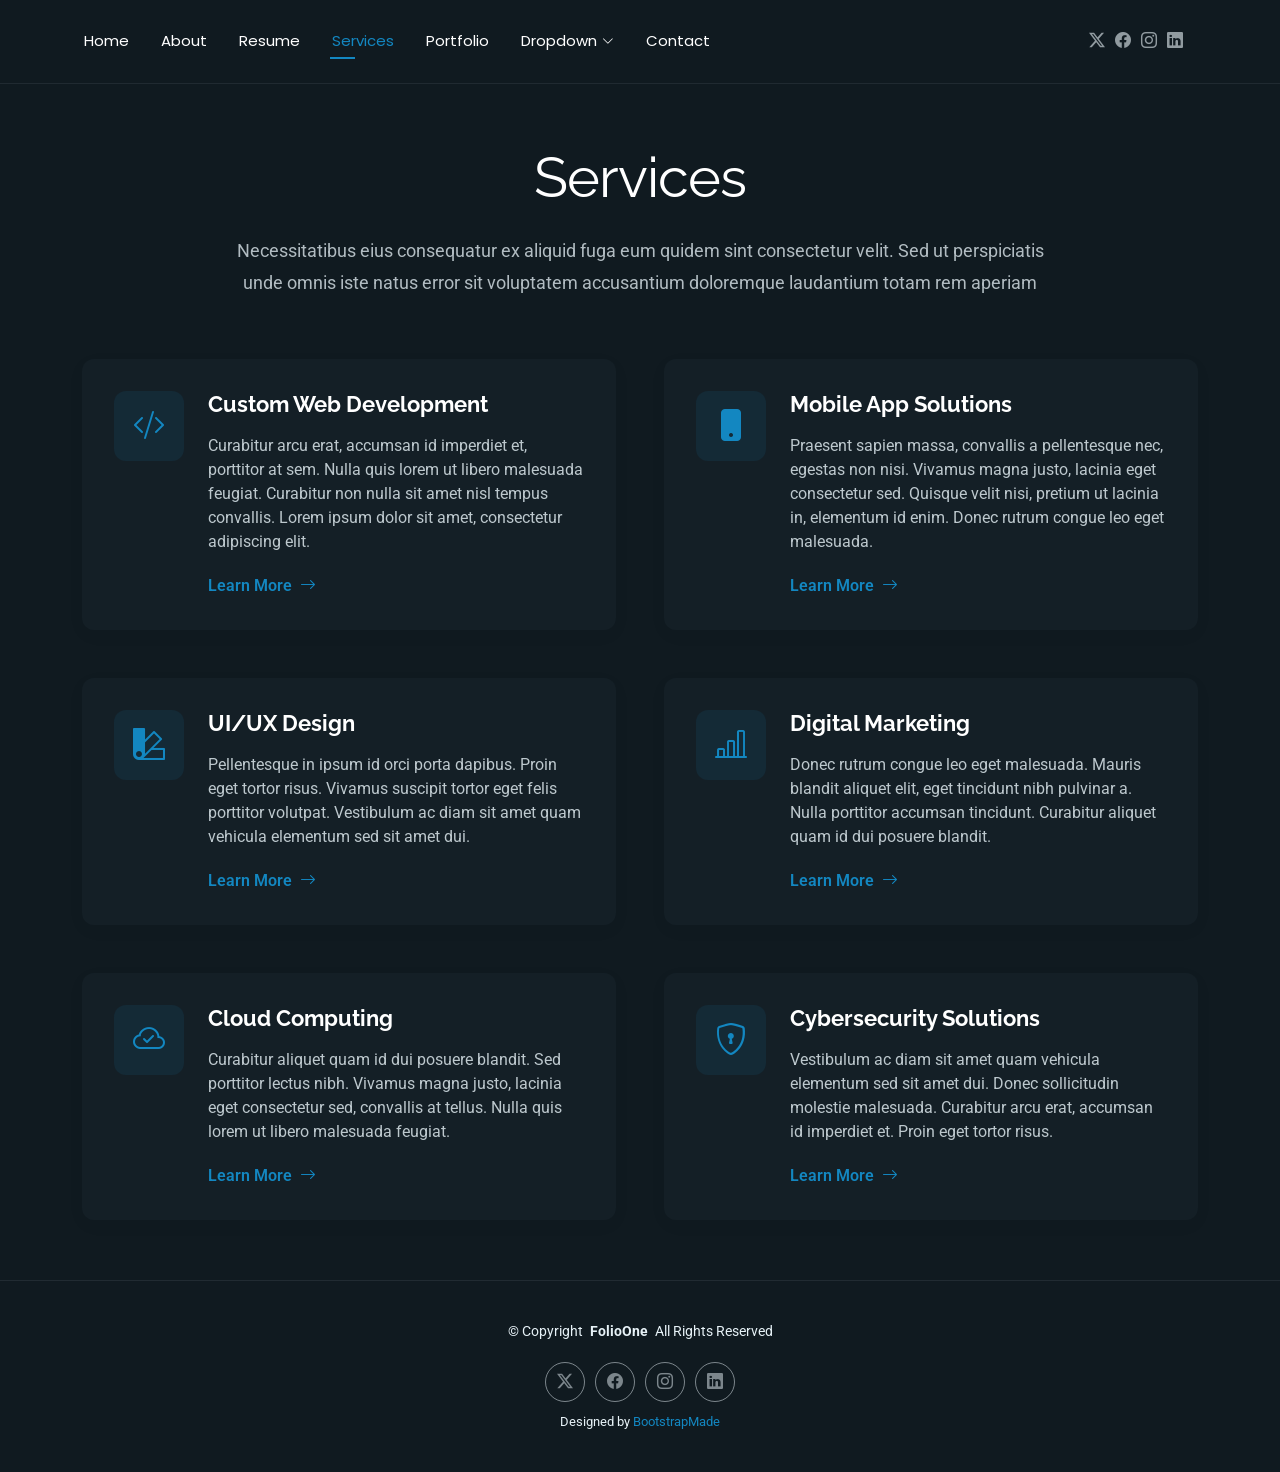
<file: services.html>
<!DOCTYPE html>
<html lang="en">

<head>
  <meta charset="utf-8">
  <meta content="width=device-width, initial-scale=1.0" name="viewport">
  <title>Services - FolioOne Bootstrap Template</title>
  <meta name="description" content="">
  <meta name="keywords" content="">

  <!-- Favicons -->
  <link href="assets/img/favicon.png" rel="icon">
  <link href="assets/img/apple-touch-icon.png" rel="apple-touch-icon">

  <!-- Fonts -->
  <link href="https://fonts.googleapis.com" rel="preconnect">
  <link href="https://fonts.gstatic.com" rel="preconnect" crossorigin>
  <link href="https://fonts.googleapis.com/css2?family=Roboto:ital,wght@0,100;0,300;0,400;0,500;0,700;0,900;1,100;1,300;1,400;1,500;1,700;1,900&family=Poppins:ital,wght@0,100;0,200;0,300;0,400;0,500;0,600;0,700;0,800;0,900;1,100;1,200;1,300;1,400;1,500;1,600;1,700;1,800;1,900&family=Raleway:ital,wght@0,100;0,200;0,300;0,400;0,500;0,600;0,700;0,800;0,900;1,100;1,200;1,300;1,400;1,500;1,600;1,700;1,800;1,900&display=swap" rel="stylesheet">

  <!-- Vendor CSS Files -->
  <link href="assets/vendor/bootstrap/css/bootstrap.min.css" rel="stylesheet">
  <link href="assets/vendor/bootstrap-icons/bootstrap-icons.css" rel="stylesheet">
  <link href="assets/vendor/aos/aos.css" rel="stylesheet">
  <link href="assets/vendor/swiper/swiper-bundle.min.css" rel="stylesheet">
  <link href="assets/vendor/glightbox/css/glightbox.min.css" rel="stylesheet">

  <!-- Main CSS File -->
  <link href="assets/css/main.css" rel="stylesheet">

  <!-- =======================================================
  * Template Name: FolioOne
  * Template URL: https://bootstrapmade.com/folioone-bootstrap-portfolio-website-template/
  * Updated: Aug 23 2025 with Bootstrap v5.3.7
  * Author: BootstrapMade.com
  * License: https://bootstrapmade.com/license/
  ======================================================== -->
</head>

<body class="services-page">

  <header id="header" class="header d-flex align-items-center light-background sticky-top">
    <div class="container position-relative d-flex align-items-center justify-content-between">

      <!-- <a href="index.html" class="logo d-flex align-items-center me-auto me-xl-0">
      <img src="assets/img/logo.webp" alt="">
      <h1 class="sitename">FolioOne</h1> 
    </a> -->

      <nav id="navmenu" class="navmenu">
        <ul>
          <li><a href="index.html">Home</a></li>
          <li><a href="about.html">About</a></li>
          <li><a href="resume.html">Resume</a></li>
          <li><a href="services.html" class="active">Services</a></li>
          <li><a href="portfolio.html">Portfolio</a></li>
          <li class="dropdown"><a href="#"><span>Dropdown</span> <i class="bi bi-chevron-down toggle-dropdown"></i></a>
            <ul>
              <li><a href="#">Dropdown 1</a></li>
              <li class="dropdown"><a href="#"><span>Deep Dropdown</span> <i class="bi bi-chevron-down toggle-dropdown"></i></a>
                <ul>
                  <li><a href="#">Deep Dropdown 1</a></li>
                  <li><a href="#">Deep Dropdown 2</a></li>
                  <li><a href="#">Deep Dropdown 3</a></li>
                  <li><a href="#">Deep Dropdown 4</a></li>
                  <li><a href="#">Deep Dropdown 5</a></li>
                </ul>
              </li>
              <li><a href="#">Dropdown 2</a></li>
              <li><a href="#">Dropdown 3</a></li>
              <li><a href="#">Dropdown 4</a></li>
            </ul>
          </li>
          <li><a href="contact.html">Contact</a></li>
        </ul>
        <i class="mobile-nav-toggle d-xl-none bi bi-list"></i>
      </nav>

      <div class="header-social-links">
        <a href="#" class="twitter"><i class="bi bi-twitter-x"></i></a>
        <a href="#" class="facebook"><i class="bi bi-facebook"></i></a>
        <a href="#" class="instagram"><i class="bi bi-instagram"></i></a>
        <a href="#" class="linkedin"><i class="bi bi-linkedin"></i></a>
      </div>

    </div>
  </header>

  <main class="main">

    <!-- Services Section -->
    <section id="services" class="services section">

      <!-- Section Title -->
      <div class="container section-title" data-aos="fade-up">
        <h2>Services</h2>
        <p>Necessitatibus eius consequatur ex aliquid fuga eum quidem sint consectetur velit. Sed ut perspiciatis unde omnis iste natus error sit voluptatem accusantium doloremque laudantium totam rem aperiam</p>
      </div><!-- End Section Title -->

      <div class="container" data-aos="fade-up" data-aos-delay="100">

        <div class="row justify-content-center g-5">

          <div class="col-md-6" data-aos="fade-right" data-aos-delay="100">
            <div class="service-item">
              <div class="service-icon">
                <i class="bi bi-code-slash"></i>
              </div>
              <div class="service-content">
                <h3>Custom Web Development</h3>
                <p>Curabitur arcu erat, accumsan id imperdiet et, porttitor at sem. Nulla quis lorem ut libero malesuada feugiat. Curabitur non nulla sit amet nisl tempus convallis. Lorem ipsum dolor sit amet, consectetur adipiscing elit.</p>
                <a href="service-details.html" class="service-link">
                  <span>Learn More</span>
                  <i class="bi bi-arrow-right"></i>
                </a>
              </div>
            </div>
          </div><!-- End Service Item -->

          <div class="col-md-6" data-aos="fade-left" data-aos-delay="100">
            <div class="service-item">
              <div class="service-icon">
                <i class="bi bi-phone-fill"></i>
              </div>
              <div class="service-content">
                <h3>Mobile App Solutions</h3>
                <p>Praesent sapien massa, convallis a pellentesque nec, egestas non nisi. Vivamus magna justo, lacinia eget consectetur sed. Quisque velit nisi, pretium ut lacinia in, elementum id enim. Donec rutrum congue leo eget malesuada.</p>
                <a href="service-details.html" class="service-link">
                  <span>Learn More</span>
                  <i class="bi bi-arrow-right"></i>
                </a>
              </div>
            </div>
          </div><!-- End Service Item -->

          <div class="col-md-6" data-aos="fade-right" data-aos-delay="200">
            <div class="service-item">
              <div class="service-icon">
                <i class="bi bi-palette2"></i>
              </div>
              <div class="service-content">
                <h3>UI/UX Design</h3>
                <p>Pellentesque in ipsum id orci porta dapibus. Proin eget tortor risus. Vivamus suscipit tortor eget felis porttitor volutpat. Vestibulum ac diam sit amet quam vehicula elementum sed sit amet dui.</p>
                <a href="service-details.html" class="service-link">
                  <span>Learn More</span>
                  <i class="bi bi-arrow-right"></i>
                </a>
              </div>
            </div>
          </div><!-- End Service Item -->

          <div class="col-md-6" data-aos="fade-left" data-aos-delay="200">
            <div class="service-item">
              <div class="service-icon">
                <i class="bi bi-bar-chart-line"></i>
              </div>
              <div class="service-content">
                <h3>Digital Marketing</h3>
                <p>Donec rutrum congue leo eget malesuada. Mauris blandit aliquet elit, eget tincidunt nibh pulvinar a. Nulla porttitor accumsan tincidunt. Curabitur aliquet quam id dui posuere blandit.</p>
                <a href="service-details.html" class="service-link">
                  <span>Learn More</span>
                  <i class="bi bi-arrow-right"></i>
                </a>
              </div>
            </div>
          </div><!-- End Service Item -->

          <div class="col-md-6" data-aos="fade-right" data-aos-delay="300">
            <div class="service-item">
              <div class="service-icon">
                <i class="bi bi-cloud-check"></i>
              </div>
              <div class="service-content">
                <h3>Cloud Computing</h3>
                <p>Curabitur aliquet quam id dui posuere blandit. Sed porttitor lectus nibh. Vivamus magna justo, lacinia eget consectetur sed, convallis at tellus. Nulla quis lorem ut libero malesuada feugiat.</p>
                <a href="service-details.html" class="service-link">
                  <span>Learn More</span>
                  <i class="bi bi-arrow-right"></i>
                </a>
              </div>
            </div>
          </div><!-- End Service Item -->

          <div class="col-md-6" data-aos="fade-left" data-aos-delay="300">
            <div class="service-item">
              <div class="service-icon">
                <i class="bi bi-shield-lock"></i>
              </div>
              <div class="service-content">
                <h3>Cybersecurity Solutions</h3>
                <p>Vestibulum ac diam sit amet quam vehicula elementum sed sit amet dui. Donec sollicitudin molestie malesuada. Curabitur arcu erat, accumsan id imperdiet et. Proin eget tortor risus.</p>
                <a href="service-details.html" class="service-link">
                  <span>Learn More</span>
                  <i class="bi bi-arrow-right"></i>
                </a>
              </div>
            </div>
          </div><!-- End Service Item -->

        </div>

      </div>

    </section><!-- /Services Section -->

  </main>

  <footer id="footer" class="footer">

    <div class="container">
      <div class="copyright text-center ">
        <p>© <span>Copyright</span> <strong class="px-1 sitename">FolioOne</strong> <span>All Rights Reserved<br></span></p>
      </div>
      <div class="social-links d-flex justify-content-center">
        <a href=""><i class="bi bi-twitter-x"></i></a>
        <a href=""><i class="bi bi-facebook"></i></a>
        <a href=""><i class="bi bi-instagram"></i></a>
        <a href=""><i class="bi bi-linkedin"></i></a>
      </div>
      <div class="credits">
        <!-- All the links in the footer should remain intact. -->
        <!-- You can delete the links only if you've purchased the pro version. -->
        <!-- Licensing information: https://bootstrapmade.com/license/ -->
        <!-- Purchase the pro version with working PHP/AJAX contact form: [buy-url] -->
        Designed by <a href="https://bootstrapmade.com/">BootstrapMade</a>
      </div>
    </div>

  </footer>

  <!-- Scroll Top -->
  <a href="#" id="scroll-top" class="scroll-top d-flex align-items-center justify-content-center"><i class="bi bi-arrow-up-short"></i></a>

  <!-- Preloader -->
  <div id="preloader"></div>

  <!-- Vendor JS Files -->
  <script src="assets/vendor/bootstrap/js/bootstrap.bundle.min.js"></script>
  <script src="assets/vendor/php-email-form/validate.js"></script>
  <script src="assets/vendor/aos/aos.js"></script>
  <script src="assets/vendor/typed.js/typed.umd.js"></script>
  <script src="assets/vendor/waypoints/noframework.waypoints.js"></script>
  <script src="assets/vendor/purecounter/purecounter_vanilla.js"></script>
  <script src="assets/vendor/swiper/swiper-bundle.min.js"></script>
  <script src="assets/vendor/imagesloaded/imagesloaded.pkgd.min.js"></script>
  <script src="assets/vendor/isotope-layout/isotope.pkgd.min.js"></script>
  <script src="assets/vendor/glightbox/js/glightbox.min.js"></script>

  <!-- Main JS File -->
  <script src="assets/js/main.js"></script>

</body>

</html>
</file>
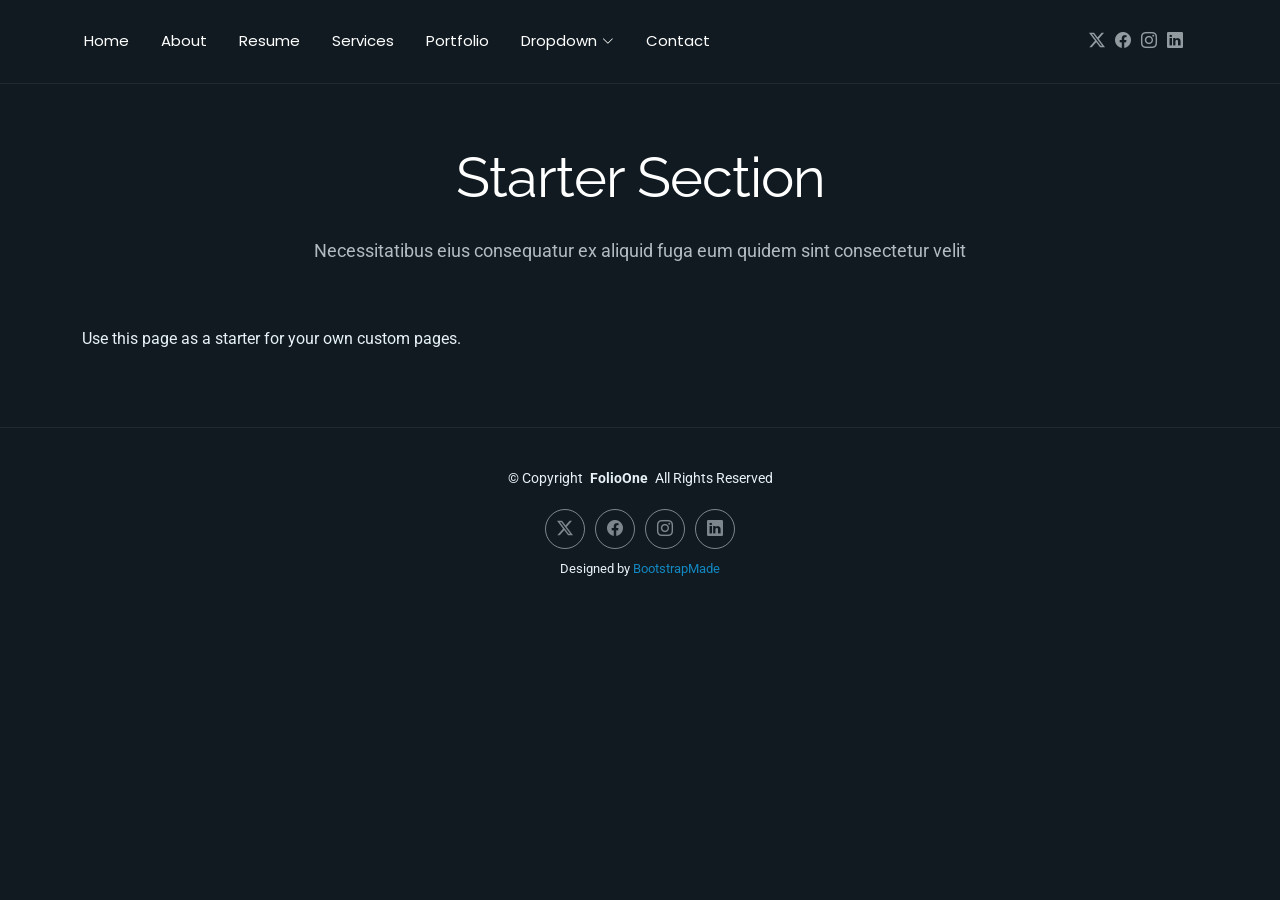
<file: starter-page.html>
<!DOCTYPE html>
<html lang="en">

<head>
  <meta charset="utf-8">
  <meta content="width=device-width, initial-scale=1.0" name="viewport">
  <title>Starter Page - FolioOne Bootstrap Template</title>
  <meta name="description" content="">
  <meta name="keywords" content="">

  <!-- Favicons -->
  <link href="assets/img/favicon.png" rel="icon">
  <link href="assets/img/apple-touch-icon.png" rel="apple-touch-icon">

  <!-- Fonts -->
  <link href="https://fonts.googleapis.com" rel="preconnect">
  <link href="https://fonts.gstatic.com" rel="preconnect" crossorigin>
  <link href="https://fonts.googleapis.com/css2?family=Roboto:ital,wght@0,100;0,300;0,400;0,500;0,700;0,900;1,100;1,300;1,400;1,500;1,700;1,900&family=Poppins:ital,wght@0,100;0,200;0,300;0,400;0,500;0,600;0,700;0,800;0,900;1,100;1,200;1,300;1,400;1,500;1,600;1,700;1,800;1,900&family=Raleway:ital,wght@0,100;0,200;0,300;0,400;0,500;0,600;0,700;0,800;0,900;1,100;1,200;1,300;1,400;1,500;1,600;1,700;1,800;1,900&display=swap" rel="stylesheet">

  <!-- Vendor CSS Files -->
  <link href="assets/vendor/bootstrap/css/bootstrap.min.css" rel="stylesheet">
  <link href="assets/vendor/bootstrap-icons/bootstrap-icons.css" rel="stylesheet">
  <link href="assets/vendor/aos/aos.css" rel="stylesheet">
  <link href="assets/vendor/swiper/swiper-bundle.min.css" rel="stylesheet">
  <link href="assets/vendor/glightbox/css/glightbox.min.css" rel="stylesheet">

  <!-- Main CSS File -->
  <link href="assets/css/main.css" rel="stylesheet">

  <!-- =======================================================
  * Template Name: FolioOne
  * Template URL: https://bootstrapmade.com/folioone-bootstrap-portfolio-website-template/
  * Updated: Aug 23 2025 with Bootstrap v5.3.7
  * Author: BootstrapMade.com
  * License: https://bootstrapmade.com/license/
  ======================================================== -->
</head>

<body class="starter-page-page">

  <header id="header" class="header d-flex align-items-center light-background sticky-top">
    <div class="container position-relative d-flex align-items-center justify-content-between">

      <!-- <a href="index.html" class="logo d-flex align-items-center me-auto me-xl-0">
      <img src="assets/img/logo.webp" alt="">
      <h1 class="sitename">FolioOne</h1> 
    </a> -->

      <nav id="navmenu" class="navmenu">
        <ul>
          <li><a href="index.html">Home</a></li>
          <li><a href="about.html">About</a></li>
          <li><a href="resume.html">Resume</a></li>
          <li><a href="services.html">Services</a></li>
          <li><a href="portfolio.html">Portfolio</a></li>
          <li class="dropdown"><a href="#"><span>Dropdown</span> <i class="bi bi-chevron-down toggle-dropdown"></i></a>
            <ul>
              <li><a href="#">Dropdown 1</a></li>
              <li class="dropdown"><a href="#"><span>Deep Dropdown</span> <i class="bi bi-chevron-down toggle-dropdown"></i></a>
                <ul>
                  <li><a href="#">Deep Dropdown 1</a></li>
                  <li><a href="#">Deep Dropdown 2</a></li>
                  <li><a href="#">Deep Dropdown 3</a></li>
                  <li><a href="#">Deep Dropdown 4</a></li>
                  <li><a href="#">Deep Dropdown 5</a></li>
                </ul>
              </li>
              <li><a href="#">Dropdown 2</a></li>
              <li><a href="#">Dropdown 3</a></li>
              <li><a href="#">Dropdown 4</a></li>
            </ul>
          </li>
          <li><a href="contact.html">Contact</a></li>
        </ul>
        <i class="mobile-nav-toggle d-xl-none bi bi-list"></i>
      </nav>

      <div class="header-social-links">
        <a href="#" class="twitter"><i class="bi bi-twitter-x"></i></a>
        <a href="#" class="facebook"><i class="bi bi-facebook"></i></a>
        <a href="#" class="instagram"><i class="bi bi-instagram"></i></a>
        <a href="#" class="linkedin"><i class="bi bi-linkedin"></i></a>
      </div>

    </div>
  </header>

  <main class="main">

    <!-- Starter Section Section -->
    <section id="starter-section" class="starter-section section">

      <!-- Section Title -->
      <div class="container section-title" data-aos="fade-up">
        <h2>Starter Section</h2>
        <p>Necessitatibus eius consequatur ex aliquid fuga eum quidem sint consectetur velit</p>
      </div><!-- End Section Title -->

      <div class="container" data-aos="fade-up">
        <p>Use this page as a starter for your own custom pages.</p>
      </div>

    </section><!-- /Starter Section Section -->

  </main>

  <footer id="footer" class="footer">

    <div class="container">
      <div class="copyright text-center ">
        <p>© <span>Copyright</span> <strong class="px-1 sitename">FolioOne</strong> <span>All Rights Reserved<br></span></p>
      </div>
      <div class="social-links d-flex justify-content-center">
        <a href=""><i class="bi bi-twitter-x"></i></a>
        <a href=""><i class="bi bi-facebook"></i></a>
        <a href=""><i class="bi bi-instagram"></i></a>
        <a href=""><i class="bi bi-linkedin"></i></a>
      </div>
      <div class="credits">
        <!-- All the links in the footer should remain intact. -->
        <!-- You can delete the links only if you've purchased the pro version. -->
        <!-- Licensing information: https://bootstrapmade.com/license/ -->
        <!-- Purchase the pro version with working PHP/AJAX contact form: [buy-url] -->
        Designed by <a href="https://bootstrapmade.com/">BootstrapMade</a>
      </div>
    </div>

  </footer>

  <!-- Scroll Top -->
  <a href="#" id="scroll-top" class="scroll-top d-flex align-items-center justify-content-center"><i class="bi bi-arrow-up-short"></i></a>

  <!-- Preloader -->
  <div id="preloader"></div>

  <!-- Vendor JS Files -->
  <script src="assets/vendor/bootstrap/js/bootstrap.bundle.min.js"></script>
  <script src="assets/vendor/php-email-form/validate.js"></script>
  <script src="assets/vendor/aos/aos.js"></script>
  <script src="assets/vendor/typed.js/typed.umd.js"></script>
  <script src="assets/vendor/waypoints/noframework.waypoints.js"></script>
  <script src="assets/vendor/purecounter/purecounter_vanilla.js"></script>
  <script src="assets/vendor/swiper/swiper-bundle.min.js"></script>
  <script src="assets/vendor/imagesloaded/imagesloaded.pkgd.min.js"></script>
  <script src="assets/vendor/isotope-layout/isotope.pkgd.min.js"></script>
  <script src="assets/vendor/glightbox/js/glightbox.min.js"></script>

  <!-- Main JS File -->
  <script src="assets/js/main.js"></script>

</body>

</html>
</file>
<file: assets/css/main.css>
/**
* Template Name: FolioOne
* Template URL: https://bootstrapmade.com/folioone-bootstrap-portfolio-website-template/
* Updated: Aug 23 2025 with Bootstrap v5.3.7
* Author: BootstrapMade.com
* License: https://bootstrapmade.com/license/
*/

/*--------------------------------------------------------------
# Font & Color Variables
# Help: https://bootstrapmade.com/color-system/
--------------------------------------------------------------*/
/* Fonts */
:root {
  --default-font: "Roboto",  system-ui, -apple-system, "Segoe UI", Roboto, "Helvetica Neue", Arial, "Noto Sans", "Liberation Sans", sans-serif, "Apple Color Emoji", "Segoe UI Emoji", "Segoe UI Symbol", "Noto Color Emoji";
  --heading-font: "Raleway",  sans-serif;
  --nav-font: "Poppins",  sans-serif;
}

/* Global Colors - The following color variables are used throughout the website. Updating them here will change the color scheme of the entire website */
:root { 
  --background-color: #101a20; /* Background color for the entire website, including individual sections */
  --default-color: #e7f2f7; /* Default color used for the majority of the text content across the entire website */
  --heading-color: #ffffff; /* Color for headings, subheadings and title throughout the website */
  --accent-color: #1387c1; /* Accent color that represents your brand on the website. It's used for buttons, links, and other elements that need to stand out */
  --surface-color: #141f26; /* The surface color is used as a background of boxed elements within sections, such as cards, icon boxes, or other elements that require a visual separation from the global background. */
  --contrast-color: #ffffff; /* Contrast color for text, ensuring readability against backgrounds of accent, heading, or default colors. */
}

/* Nav Menu Colors - The following color variables are used specifically for the navigation menu. They are separate from the global colors to allow for more customization options */
:root {
  --nav-color: #ffffff;  /* The default color of the main navmenu links */
  --nav-hover-color: #1387c1; /* Applied to main navmenu links when they are hovered over or active */
  --nav-mobile-background-color: #213642; /* Used as the background color for mobile navigation menu */
  --nav-dropdown-background-color: #051117; /* Used as the background color for dropdown items that appear when hovering over primary navigation items */
  --nav-dropdown-color: #e7f2f7; /* Used for navigation links of the dropdown items in the navigation menu. */
  --nav-dropdown-hover-color: #1387c1; /* Similar to --nav-hover-color, this color is applied to dropdown navigation links when they are hovered over. */
}

/* Color Presets - These classes override global colors when applied to any section or element, providing reuse of the sam color scheme. */

.light-background {
  --background-color: #142027;
  --surface-color: #325264;
}

.dark-background {
  --background-color: #0b1419;
  --default-color: #ffffff;
  --heading-color: #ffffff;
  --surface-color: #252525;
  --contrast-color: #ffffff;
}

/* Smooth scroll */
:root {
  scroll-behavior: smooth;
}

/*--------------------------------------------------------------
# General Styling & Shared Classes
--------------------------------------------------------------*/
body {
  color: var(--default-color);
  background-color: var(--background-color);
  font-family: var(--default-font);
}

a {
  color: var(--accent-color);
  text-decoration: none;
  transition: 0.3s;
}

a:hover {
  color: color-mix(in srgb, var(--accent-color), transparent 25%);
  text-decoration: none;
}

h1,
h2,
h3,
h4,
h5,
h6 {
  color: var(--heading-color);
  font-family: var(--heading-font);
}

/* PHP Email Form Messages
------------------------------*/
.php-email-form .error-message {
  display: none;
  background: #df1529;
  color: #ffffff;
  text-align: left;
  padding: 15px;
  margin-bottom: 24px;
  font-weight: 600;
}

.php-email-form .sent-message {
  display: none;
  color: #ffffff;
  background: #059652;
  text-align: center;
  padding: 15px;
  margin-bottom: 24px;
  font-weight: 600;
}

.php-email-form .loading {
  display: none;
  background: var(--surface-color);
  text-align: center;
  padding: 15px;
  margin-bottom: 24px;
}

.php-email-form .loading:before {
  content: "";
  display: inline-block;
  border-radius: 50%;
  width: 24px;
  height: 24px;
  margin: 0 10px -6px 0;
  border: 3px solid var(--accent-color);
  border-top-color: var(--surface-color);
  animation: php-email-form-loading 1s linear infinite;
}

@keyframes php-email-form-loading {
  0% {
    transform: rotate(0deg);
  }

  100% {
    transform: rotate(360deg);
  }
}

/*--------------------------------------------------------------
# Global Header
--------------------------------------------------------------*/
.header {
  --background-color: rgba(255, 255, 255, 0);
  color: var(--default-color);
  background-color: var(--background-color);
  padding: 15px 0;
  transition: all 0.5s;
  z-index: 997;
  border-bottom: 1px solid color-mix(in srgb, var(--default-color), transparent 92%);
}

.header .logo {
  line-height: 1;
}

.header .logo img {
  max-height: 36px;
  margin-right: 8px;
}

.header .logo h1 {
  font-size: 32px;
  margin: 0;
  font-weight: 400;
  color: var(--heading-color);
}

.header .header-social-links {
  padding-right: 15px;
}

.header .header-social-links a {
  color: color-mix(in srgb, var(--default-color), transparent 40%);
  padding-left: 6px;
  display: inline-block;
  transition: 0.3s;
  font-size: 16px;
}

.header .header-social-links a:hover {
  color: var(--default-color);
}

.header .header-social-links a i {
  line-height: 0px;
}

@media (max-width: 1200px) {
  .header .logo {
    order: 1;
  }

  .header .header-social-links {
    order: 2;
  }

  .header .navmenu {
    order: 3;
  }
}

/* Global Header on Scroll
------------------------------*/
.scrolled .header {
  --background-color: rgba(16, 26, 32, 0.9);
}

/*--------------------------------------------------------------
# Navigation Menu
--------------------------------------------------------------*/
/* Desktop Navigation */
@media (min-width: 1200px) {
  .navmenu {
    padding: 0;
  }

  .navmenu ul {
    margin: 0;
    padding: 0;
    display: flex;
    list-style: none;
    align-items: center;
  }

  .navmenu li {
    position: relative;
  }

  .navmenu>ul>li {
    white-space: nowrap;
    padding: 15px 28px 15px 0;
  }

  .navmenu>ul>li:last-child {
    padding-right: 0;
  }

  .navmenu a,
  .navmenu a:focus {
    color: var(--nav-color);
    font-size: 15px;
    padding: 0 2px;
    font-family: var(--nav-font);
    font-weight: 400;
    display: flex;
    align-items: center;
    justify-content: space-between;
    white-space: nowrap;
    transition: 0.3s;
    position: relative;
  }

  .navmenu a i,
  .navmenu a:focus i {
    font-size: 12px;
    line-height: 0;
    margin-left: 5px;
    transition: 0.3s;
  }

  .navmenu>ul>li>a:before {
    content: "";
    position: absolute;
    height: 2px;
    bottom: -6px;
    left: 0;
    background-color: var(--nav-hover-color);
    visibility: hidden;
    width: 0px;
    transition: all 0.3s ease-in-out 0s;
  }

  .navmenu a:hover:before,
  .navmenu li:hover>a:before,
  .navmenu .active:before {
    visibility: visible;
    width: 25px;
  }

  .navmenu li:hover>a,
  .navmenu .active,
  .navmenu .active:focus {
    color: var(--nav-hover-color);
  }

  .navmenu .dropdown ul {
    margin: 0;
    padding: 10px 0;
    background: var(--nav-dropdown-background-color);
    display: block;
    position: absolute;
    visibility: hidden;
    left: -5px;
    top: 130%;
    opacity: 0;
    transition: 0.3s;
    border-radius: 4px;
    z-index: 99;
    box-shadow: 0px 0px 30px rgba(0, 0, 0, 0.1);
  }

  .navmenu .dropdown ul li {
    min-width: 200px;
  }

  .navmenu .dropdown ul a {
    padding: 10px 20px;
    font-size: 15px;
    text-transform: none;
    color: var(--nav-dropdown-color);
  }

  .navmenu .dropdown ul a i {
    font-size: 12px;
  }

  .navmenu .dropdown ul a:hover,
  .navmenu .dropdown ul .active:hover,
  .navmenu .dropdown ul li:hover>a {
    color: var(--nav-dropdown-hover-color);
  }

  .navmenu .dropdown:hover>ul {
    opacity: 1;
    top: 100%;
    visibility: visible;
  }

  .navmenu .dropdown .dropdown ul {
    top: 0;
    left: -90%;
    visibility: hidden;
  }

  .navmenu .dropdown .dropdown:hover>ul {
    opacity: 1;
    top: 0;
    left: -100%;
    visibility: visible;
  }
}

/* Mobile Navigation */
@media (max-width: 1199px) {
  .mobile-nav-toggle {
    color: var(--nav-color);
    font-size: 28px;
    line-height: 0;
    margin-right: 10px;
    cursor: pointer;
    transition: color 0.3s;
  }

  .navmenu {
    padding: 0;
    z-index: 9997;
  }

  .navmenu ul {
    display: none;
    list-style: none;
    position: absolute;
    inset: 60px 20px 20px 20px;
    padding: 10px 0;
    margin: 0;
    border-radius: 6px;
    background-color: var(--nav-mobile-background-color);
    border: 1px solid color-mix(in srgb, var(--default-color), transparent 90%);
    box-shadow: none;
    overflow-y: auto;
    transition: 0.3s;
    z-index: 9998;
  }

  .navmenu a,
  .navmenu a:focus {
    color: var(--nav-dropdown-color);
    padding: 10px 20px;
    font-family: var(--nav-font);
    font-size: 17px;
    font-weight: 500;
    display: flex;
    align-items: center;
    justify-content: space-between;
    white-space: nowrap;
    transition: 0.3s;
  }

  .navmenu a i,
  .navmenu a:focus i {
    font-size: 12px;
    line-height: 0;
    margin-left: 5px;
    width: 30px;
    height: 30px;
    display: flex;
    align-items: center;
    justify-content: center;
    border-radius: 50%;
    transition: 0.3s;
    background-color: color-mix(in srgb, var(--accent-color), transparent 90%);
  }

  .navmenu a i:hover,
  .navmenu a:focus i:hover {
    background-color: var(--accent-color);
    color: var(--contrast-color);
  }

  .navmenu a:hover,
  .navmenu .active,
  .navmenu .active:focus {
    color: var(--nav-dropdown-hover-color);
  }

  .navmenu .active i,
  .navmenu .active:focus i {
    background-color: var(--accent-color);
    color: var(--contrast-color);
    transform: rotate(180deg);
  }

  .navmenu .dropdown ul {
    position: static;
    display: none;
    z-index: 99;
    padding: 10px 0;
    margin: 10px 20px;
    background-color: var(--nav-dropdown-background-color);
    transition: all 0.5s ease-in-out;
  }

  .navmenu .dropdown ul ul {
    background-color: rgba(33, 37, 41, 0.1);
  }

  .navmenu .dropdown>.dropdown-active {
    display: block;
    background-color: rgba(33, 37, 41, 0.03);
  }

  .mobile-nav-active {
    overflow: hidden;
  }

  .mobile-nav-active .mobile-nav-toggle {
    color: #fff;
    position: absolute;
    font-size: 32px;
    top: 15px;
    right: 15px;
    margin-right: 0;
    z-index: 9999;
  }

  .mobile-nav-active .navmenu {
    position: fixed;
    overflow: hidden;
    inset: 0;
    background: rgba(33, 37, 41, 0.8);
    transition: 0.3s;
  }

  .mobile-nav-active .navmenu>ul {
    display: block;
  }
}

/*--------------------------------------------------------------
# Global Footer
--------------------------------------------------------------*/
.footer {
  color: var(--default-color);
  background-color: var(--background-color);
  font-size: 14px;
  padding: 40px 0;
  position: relative;
  border-top: 1px solid color-mix(in srgb, var(--default-color), transparent 92%);
}

.footer .copyright p {
  margin-bottom: 0;
}

.footer .social-links {
  margin-top: 20px;
}

.footer .social-links a {
  display: flex;
  align-items: center;
  justify-content: center;
  width: 40px;
  height: 40px;
  border-radius: 50%;
  border: 1px solid color-mix(in srgb, var(--default-color), transparent 50%);
  font-size: 16px;
  color: color-mix(in srgb, var(--default-color), transparent 50%);
  margin: 0 5px;
  transition: 0.3s;
}

.footer .social-links a:hover {
  color: var(--accent-color);
  border-color: var(--accent-color);
}

.footer .credits {
  margin-top: 10px;
  font-size: 13px;
  text-align: center;
}

/*--------------------------------------------------------------
# Preloader
--------------------------------------------------------------*/
#preloader {
  position: fixed;
  inset: 0;
  z-index: 9999;
  overflow: hidden;
  background-color: var(--background-color);
  transition: all 0.6s ease-out;
  width: 100%;
  height: 100vh;
}

#preloader:before,
#preloader:after {
  content: "";
  position: absolute;
  border: 4px solid var(--accent-color);
  border-radius: 50%;
  animation: animate-preloader 2s cubic-bezier(0, 0.2, 0.8, 1) infinite;
}

#preloader:after {
  animation-delay: -0.5s;
}

@keyframes animate-preloader {
  0% {
    width: 10px;
    height: 10px;
    top: calc(50% - 5px);
    left: calc(50% - 5px);
    opacity: 1;
  }

  100% {
    width: 72px;
    height: 72px;
    top: calc(50% - 36px);
    left: calc(50% - 36px);
    opacity: 0;
  }
}

/*--------------------------------------------------------------
# Scroll Top Button
--------------------------------------------------------------*/
.scroll-top {
  position: fixed;
  visibility: hidden;
  opacity: 0;
  right: 15px;
  bottom: -15px;
  z-index: 99999;
  background-color: var(--accent-color);
  width: 44px;
  height: 44px;
  border-radius: 50px;
  transition: all 0.4s;
}

.scroll-top i {
  font-size: 24px;
  color: var(--contrast-color);
  line-height: 0;
}

.scroll-top:hover {
  background-color: color-mix(in srgb, var(--accent-color), transparent 20%);
  color: var(--contrast-color);
}

.scroll-top.active {
  visibility: visible;
  opacity: 1;
  bottom: 15px;
}

/*--------------------------------------------------------------
# Disable aos animation delay on mobile devices
--------------------------------------------------------------*/
@media screen and (max-width: 768px) {
  [data-aos-delay] {
    transition-delay: 0 !important;
  }
}

/*--------------------------------------------------------------
# Global Page Titles & Breadcrumbs
--------------------------------------------------------------*/
.page-title {
  color: var(--default-color);
  background-color: var(--background-color);
  position: relative;
}

.page-title .heading {
  padding: 80px 0;
  border-top: 1px solid color-mix(in srgb, var(--default-color), transparent 90%);
}

.page-title .heading h1 {
  font-size: 38px;
  font-weight: 700;
}

.page-title nav {
  background-color: color-mix(in srgb, var(--default-color), transparent 96%);
  padding: 20px 0;
}

.page-title nav ol {
  display: flex;
  flex-wrap: wrap;
  list-style: none;
  padding: 0;
  margin: 0;
  font-size: 16px;
  font-weight: 400;
}

.page-title nav ol li+li {
  padding-left: 10px;
}

.page-title nav ol li+li::before {
  content: "/";
  display: inline-block;
  padding-right: 10px;
  color: color-mix(in srgb, var(--default-color), transparent 70%);
}

/*--------------------------------------------------------------
# Global Sections
--------------------------------------------------------------*/
section,
.section {
  color: var(--default-color);
  background-color: var(--background-color);
  padding: 60px 0;
  scroll-margin-top: 100px;
  overflow: clip;
}

@media (max-width: 1199px) {

  section,
  .section {
    scroll-margin-top: 66px;
  }
}

/*--------------------------------------------------------------
# Global Section Titles
--------------------------------------------------------------*/
.section-title {
  text-align: center;
  padding-bottom: 60px;
  position: relative;
}

.section-title h2 {
  font-size: 3.5rem;
  font-weight: 400;
  line-height: 1.2;
  color: var(--heading-color);
  margin-bottom: 1.5rem;
  letter-spacing: -1px;
}

@media (max-width: 768px) {
  .section-title h2 {
    font-size: 2.5rem;
  }
}

.section-title p {
  font-size: 1.125rem;
  line-height: 1.8;
  color: color-mix(in srgb, var(--default-color), transparent 25%);
  max-width: 900px;
  margin: 0 auto;
  text-wrap: balance;
}

/*--------------------------------------------------------------
# Hero Section
--------------------------------------------------------------*/
.hero {
  padding: 80px 0;
  min-height: 100vh;
  display: flex;
  align-items: center;
}

.hero .hero-content h1 {
  font-size: 3.5rem;
  font-weight: 700;
  margin-bottom: 1rem;
  line-height: 1.2;
}

.hero .hero-content h1 .highlight {
  color: var(--accent-color);
  position: relative;
}

.hero .hero-content h1 .highlight::after {
  content: "";
  position: absolute;
  bottom: 0;
  left: 0;
  width: 100%;
  height: 3px;
  background: linear-gradient(90deg, var(--accent-color), color-mix(in srgb, var(--accent-color), transparent 50%));
  border-radius: 2px;
}

@media (max-width: 768px) {
  .hero .hero-content h1 {
    font-size: 2.5rem;
  }
}

.hero .hero-eyebrow {
  display: inline-flex;
  align-items: center;
  gap: 10px;
  padding: 6px 16px;
  margin-bottom: 1.25rem;
  border-radius: 50px;
  background: color-mix(in srgb, var(--accent-color), transparent 88%);
  border: 1px solid color-mix(in srgb, var(--accent-color), transparent 65%);
  font-size: 0.95rem;
  color: color-mix(in srgb, var(--default-color), transparent 10%);
}

.hero .hero-eyebrow strong {
  color: var(--heading-color);
  font-weight: 600;
}

.hero .hero-eyebrow .status-dot {
  width: 8px;
  height: 8px;
  border-radius: 50%;
  background: #3ddc97;
  box-shadow: 0 0 0 0 rgba(61, 220, 151, 0.6);
  animation: hero-pulse 2.2s ease-out infinite;
}

@keyframes hero-pulse {
  0% {
    box-shadow: 0 0 0 0 rgba(61, 220, 151, 0.6);
  }

  70%,
  100% {
    box-shadow: 0 0 0 8px rgba(61, 220, 151, 0);
  }
}

.hero .hero-content h1.hero-title {
  font-size: clamp(2.1rem, 3.6vw, 3.1rem);
  line-height: 1.18;
  letter-spacing: -0.01em;
  margin-bottom: 1.1rem;
}

.hero .hero-content h1.hero-title .highlight {
  white-space: nowrap;
}

.hero .hero-stack {
  list-style: none;
  padding: 0;
  margin: 0 0 2.25rem;
  display: flex;
  flex-wrap: wrap;
  gap: 8px;
}

.hero .hero-stack li {
  display: inline-flex;
  align-items: center;
  gap: 6px;
  padding: 5px 13px;
  border-radius: 8px;
  font-size: 0.85rem;
  font-weight: 500;
  background: var(--surface-color);
  border: 1px solid color-mix(in srgb, var(--default-color), transparent 88%);
  color: color-mix(in srgb, var(--default-color), transparent 10%);
  transition: border-color 0.3s ease, transform 0.3s ease;
}

.hero .hero-stack li:hover {
  border-color: var(--accent-color);
  transform: translateY(-2px);
}

.hero .hero-stack li.is-ai {
  background: color-mix(in srgb, var(--accent-color), transparent 85%);
  border-color: color-mix(in srgb, var(--accent-color), transparent 55%);
  color: var(--heading-color);
}

.hero .hero-stack li.is-ai i {
  color: var(--accent-color);
}

@media (max-width: 992px) {
  .hero .hero-stack {
    justify-content: center;
  }
}

.hero .hero-content h2 {
  font-size: 1.5rem;
  font-weight: 400;
  margin-bottom: 2rem;
  color: color-mix(in srgb, var(--default-color), transparent 20%);
}

.hero .hero-content h2 .typed {
  color: var(--accent-color);
  font-weight: 600;
}

@media (max-width: 768px) {
  .hero .hero-content h2 {
    font-size: 1.25rem;
  }
}

.hero .hero-content p {
  font-size: 1.1rem;
  line-height: 1.6;
  margin-bottom: 1.5rem;
  color: color-mix(in srgb, var(--default-color), transparent 30%);
}

.hero .hero-actions {
  display: flex;
  gap: 1rem;
  margin-bottom: 3rem;
}

.hero .hero-actions .btn {
  padding: 12px 30px;
  border-radius: 50px;
  font-weight: 600;
  text-decoration: none;
  transition: all 0.3s ease;
  border: 2px solid;
}

.hero .hero-actions .btn.btn-primary {
  background: var(--accent-color);
  color: var(--contrast-color);
  border-color: var(--accent-color);
}

.hero .hero-actions .btn.btn-primary:hover {
  background: color-mix(in srgb, var(--accent-color), black 15%);
  border-color: color-mix(in srgb, var(--accent-color), black 15%);
  transform: translateY(-2px);
}

.hero .hero-actions .btn.btn-outline {
  background: transparent;
  color: var(--accent-color);
  border-color: var(--accent-color);
}

.hero .hero-actions .btn.btn-outline:hover {
  transform: translateY(-2px);
}

.hero .hero-actions .btn.btn-link-arrow {
  background: transparent;
  border-color: transparent;
  color: var(--heading-color);
  padding-left: 12px;
  padding-right: 12px;
}

.hero .hero-actions .btn.btn-link-arrow i {
  display: inline-block;
  margin-left: 4px;
  transition: transform 0.3s ease;
}

.hero .hero-actions .btn.btn-link-arrow:hover {
  color: var(--accent-color);
}

.hero .hero-actions .btn.btn-link-arrow:hover i {
  transform: translateX(4px);
}

@media (max-width: 992px) {
  .hero .hero-actions {
    justify-content: center;
    flex-wrap: wrap;
  }

  .hero .social-links {
    justify-content: center;
  }
}

@media (max-width: 576px) {
  .hero .hero-actions {
    flex-direction: column;
  }

  .hero .hero-actions .btn {
    text-align: center;
  }
}

.hero .social-links {
  display: flex;
  gap: 1rem;
}

.hero .social-links a {
  width: 45px;
  height: 45px;
  background: var(--surface-color);
  border-radius: 50%;
  display: flex;
  align-items: center;
  justify-content: center;
  color: var(--default-color);
  font-size: 1.2rem;
  transition: all 0.3s ease;
}

.hero .social-links a:hover {
  background: var(--accent-color);
  color: var(--contrast-color);
  transform: translateY(-3px);
  box-shadow: 0 8px 25px color-mix(in srgb, var(--accent-color), transparent 70%);
}

.hero .hero-image {
  position: relative;
}

.hero .hero-image .image-wrapper {
  position: relative;
  max-width: 450px;
  margin: 0 auto;
}

.hero .hero-image .image-wrapper img {
  border-radius: 20px;
  box-shadow: 0 5px 15px color-mix(in srgb, var(--default-color), transparent 95%);
  transition: transform 0.3s ease;
}

.hero .hero-image .image-wrapper img:hover {
  transform: scale(1.02);
}

.hero .hero-image .floating-elements {
  position: absolute;
  top: 0;
  left: 0;
  right: 0;
  bottom: 0;
  pointer-events: none;
}

.hero .hero-image .floating-elements .floating-card {
  position: absolute;
  background: var(--surface-color);
  padding: 15px 20px;
  border-radius: 15px;
  box-shadow: 0 10px 30px color-mix(in srgb, var(--default-color), transparent 90%);
  display: flex;
  align-items: center;
  gap: 10px;
  font-weight: 600;
  white-space: nowrap;
  animation: float 3s ease-in-out infinite;
}

.hero .hero-image .floating-elements .floating-card i {
  font-size: 1.5rem;
  color: var(--accent-color);
}

.hero .hero-image .floating-elements .floating-card.design {
  top: 10%;
  right: -10%;
  animation-delay: 0s;
}

.hero .hero-image .floating-elements .floating-card.code {
  bottom: 30%;
  left: -15%;
  animation-delay: 1s;
}

.hero .hero-image .floating-elements .floating-card.creativity {
  top: 60%;
  right: -5%;
  animation-delay: 2s;
}

@media (max-width: 992px) {
  .hero .hero-image .floating-elements .floating-card {
    display: none;
  }
}

@keyframes float {

  0%,
  100% {
    transform: translateY(0px);
  }

  50% {
    transform: translateY(-10px);
  }
}

@media (max-width: 992px) {
  .hero .hero-content {
    text-align: center;
    margin-bottom: 3rem;
  }
}

/*--------------------------------------------------------------
# About Section
--------------------------------------------------------------*/
.about .intro-content .eyebrow {
  display: inline-block;
  letter-spacing: 0.12em;
  text-transform: uppercase;
  font-size: 12px;
  color: color-mix(in srgb, var(--default-color), transparent 40%);
  margin-bottom: 16px;
}

.about .intro-content .headline {
  font-family: var(--heading-font);
  font-weight: 300;
  line-height: 1.2;
  font-size: clamp(28px, 4vw, 44px);
  margin: 0 0 24px 0;
}

.about .intro-content .lead {
  font-size: 18px;
  line-height: 1.8;
  color: color-mix(in srgb, var(--default-color), transparent 10%);
  margin-bottom: 24px;
}

.about .intro-content p {
  line-height: 1.8;
  margin-bottom: 24px;
  color: color-mix(in srgb, var(--default-color), transparent 5%);
}

.about .intro-content .cta-group {
  display: flex;
  gap: 24px;
  align-items: center;
  margin-top: 24px;
}

.about .intro-content .cta-group .btn-ghost {
  display: inline-flex;
  align-items: center;
  gap: 8px;
  padding: 12px 18px;
  border-radius: 6px;
  color: var(--accent-color);
  background: color-mix(in srgb, var(--accent-color), transparent 92%);
  border: 1px solid color-mix(in srgb, var(--accent-color), transparent 70%);
  transition: 0.3s ease-in-out;
}

.about .intro-content .cta-group .btn-ghost:hover,
.about .intro-content .cta-group .btn-ghost:focus {
  color: var(--contrast-color);
  background: var(--accent-color);
  border-color: var(--accent-color);
  outline: none;
  box-shadow: 0 0 0 3px color-mix(in srgb, var(--accent-color), transparent 70%);
}

.about .intro-content .cta-group .link-underline {
  display: inline-flex;
  align-items: center;
  gap: 8px;
  position: relative;
  color: var(--accent-color);
  padding-bottom: 4px;
  transition: 0.3s ease-in-out;
}

.about .intro-content .cta-group .link-underline::after {
  content: "";
  position: absolute;
  left: 0;
  right: 0;
  bottom: 0;
  height: 1px;
  background: color-mix(in srgb, var(--accent-color), transparent 40%);
  transform: scaleX(0.4);
  transform-origin: left;
  transition: 0.3s ease-in-out;
}

.about .intro-content .cta-group .link-underline:hover,
.about .intro-content .cta-group .link-underline:focus {
  color: color-mix(in srgb, var(--accent-color), transparent 10%);
  outline: none;
}

.about .intro-content .cta-group .link-underline:hover::after,
.about .intro-content .cta-group .link-underline:focus::after {
  transform: scaleX(1);
}

.about .profile-figure {
  margin: 0;
}

.about .profile-figure .profile-photo {
  width: 88%;
  max-width: 440px;
  border-radius: 18px;
  box-shadow: 0 10px 30px color-mix(in srgb, var(--default-color), transparent 92%);
  transform: translateY(0);
  transition: transform 0.3s ease-in-out;
}

.about .profile-figure .profile-caption {
  margin-top: 24px;
  display: flex;
  align-items: center;
  justify-content: center;
}

.about .profile-figure .profile-caption .meta {
  font-size: 14px;
  color: color-mix(in srgb, var(--default-color), transparent 20%);
}

.about .profile-figure .profile-caption .meta .funfact {
  font-size: 13px;
  margin-top: 4px;
  color: color-mix(in srgb, var(--default-color), transparent 35%);
}

.about .profile-figure:hover .profile-photo {
  transform: translateY(-4px);
}

.about .skill-item {
  padding: 24px;
  border-radius: 6px;
  transition: 0.3s ease-in-out;
  background: color-mix(in srgb, var(--surface-color), var(--accent-color) 2%);
  border: 1px solid color-mix(in srgb, var(--default-color), transparent 88%);
  height: 100%;
}

.about .skill-item i {
  font-size: 24px;
  color: var(--accent-color);
  margin-bottom: 16px;
  display: inline-block;
}

.about .skill-item h3 {
  font-size: 16px;
  margin-bottom: 6px;
  font-weight: 500;
}

.about .skill-item p {
  margin: 0;
  font-size: 14px;
  color: color-mix(in srgb, var(--default-color), transparent 25%);
}

.about .skill-item:hover {
  transform: translateY(-3px);
  border-color: color-mix(in srgb, var(--accent-color), transparent 60%);
  box-shadow: 0 10px 30px color-mix(in srgb, var(--default-color), transparent 92%);
}

.about .timeline-item {
  position: relative;
  padding-left: 26px;
}

.about .timeline-item time {
  display: inline-block;
  font-size: 12px;
  letter-spacing: 0.08em;
  text-transform: uppercase;
  color: color-mix(in srgb, var(--default-color), transparent 45%);
  margin-bottom: 6px;
}

.about .timeline-item h4 {
  font-size: 18px;
  font-weight: 400;
  margin: 0 0 6px;
}

.about .timeline-item p {
  font-size: 14px;
  color: color-mix(in srgb, var(--default-color), transparent 25%);
  margin: 0;
}

.about .timeline-item .dot {
  position: absolute;
  left: 0;
  top: 4px;
  width: 10px;
  height: 10px;
  border-radius: 50%;
  background: var(--accent-color);
  box-shadow: 0 0 0 6px color-mix(in srgb, var(--accent-color), transparent 80%);
}

.about .personal-quote {
  padding: 24px 0;
}

.about .personal-quote p {
  font-family: var(--heading-font);
  font-weight: 300;
  font-size: clamp(20px, 3vw, 28px);
  line-height: 1.5;
  color: color-mix(in srgb, var(--default-color), transparent 5%);
  margin: 0 auto;
  max-width: 800px;
}

.about .fact-pill {
  display: flex;
  align-items: center;
  justify-content: center;
  gap: 10px;
  padding: 10px 14px;
  border-radius: 999px;
  border: 1px solid color-mix(in srgb, var(--default-color), transparent 85%);
  background: var(--surface-color);
  color: color-mix(in srgb, var(--default-color), transparent 10%);
  transition: 0.3s ease-in-out;
}

.about .fact-pill i {
  color: var(--accent-color);
}

.about .fact-pill span {
  font-size: 14px;
}

.about .fact-pill:hover {
  transform: translateY(-2px);
  border-color: color-mix(in srgb, var(--accent-color), transparent 60%);
  box-shadow: 0 10px 30px color-mix(in srgb, var(--default-color), transparent 92%);
}

.about .fact-pill:focus-within {
  box-shadow: 0 0 0 3px color-mix(in srgb, var(--accent-color), transparent 70%);
}

@media (max-width: 992px) {
  .about .profile-figure {
    text-align: center !important;
  }

  .about .profile-figure .profile-photo {
    width: 72%;
  }

  .about .intro-content .cta-group {
    flex-wrap: wrap;
  }
}

@media (max-width: 576px) {
  .about .profile-figure .profile-photo {
    width: 100%;
  }
}

.about .intro-content .headline .highlight {
  color: var(--accent-color);
  font-weight: 500;
}

.about .role-tags {
  list-style: none;
  padding: 0;
  margin: 0 0 28px;
  display: flex;
  flex-wrap: wrap;
  gap: 8px;
}

.about .role-tags li {
  display: inline-flex;
  align-items: center;
  gap: 6px;
  padding: 6px 14px;
  border-radius: 8px;
  font-size: 0.875rem;
  font-weight: 500;
  background: var(--surface-color);
  border: 1px solid color-mix(in srgb, var(--default-color), transparent 88%);
  color: color-mix(in srgb, var(--default-color), transparent 10%);
}

.about .role-tags li i {
  color: var(--accent-color);
}

.about .role-tags li.is-primary {
  background: var(--accent-color);
  border-color: var(--accent-color);
  color: var(--contrast-color);
}

.about .role-tags li.is-primary i {
  color: var(--contrast-color);
}

.about .role-tags li.is-ai {
  background: color-mix(in srgb, var(--accent-color), transparent 85%);
  border-color: color-mix(in srgb, var(--accent-color), transparent 55%);
  color: var(--heading-color);
}

.about .block-title {
  font-size: 22px;
  font-weight: 400;
  margin-bottom: 28px;
}

.about .journey-list {
  margin-bottom: 0;
}

.about .timeline-item .stage {
  display: inline-block;
  font-size: 12px;
  letter-spacing: 0.08em;
  text-transform: uppercase;
  color: color-mix(in srgb, var(--default-color), transparent 45%);
  margin-bottom: 6px;
}

.about .timeline-item.is-current .stage {
  color: var(--accent-color);
}

.about .timeline-item.is-current .dot {
  box-shadow: 0 0 0 6px color-mix(in srgb, var(--accent-color), transparent 65%);
}

/*--------------------------------------------------------------
# Skills Section
--------------------------------------------------------------*/
.skills .skill-box {
  background-color: var(--surface-color);
  padding: 2rem;
  border-radius: 8px;
  box-shadow: 0 0 20px rgba(0, 0, 0, 0.05);
}

.skills .skill-box h3 {
  font-size: 1.2rem;
  margin-bottom: 1rem;
  font-weight: 600;
}

.skills .skill-box p {
  font-size: 0.9rem;
  margin-bottom: 0.8rem;
  opacity: 0.6;
}

.skills .skill-box .progress {
  background-color: color-mix(in srgb, var(--accent-color), transparent 85%);
  border-radius: 50px;
  height: 8px;
  margin-top: 5px;
  overflow: hidden;
}

.skills .skill-box .progress .progress-bar {
  background-color: var(--accent-color);
  height: 100%;
  position: relative;
  border-radius: 50px;
  transition: 0.9s;
  width: 1px;
}

.skills .tech-group {
  height: 100%;
  padding: 24px;
  border-radius: 8px;
  background: var(--surface-color);
  border: 1px solid color-mix(in srgb, var(--default-color), transparent 88%);
  transition: border-color 0.3s ease, transform 0.3s ease;
}

.skills .tech-group:hover {
  transform: translateY(-3px);
  border-color: color-mix(in srgb, var(--accent-color), transparent 60%);
}

.skills .tech-group.is-ai {
  background: color-mix(in srgb, var(--surface-color), var(--accent-color) 10%);
  border-color: color-mix(in srgb, var(--accent-color), transparent 55%);
}

.skills .tech-group-head {
  display: flex;
  align-items: center;
  gap: 12px;
  margin-bottom: 18px;
}

.skills .tech-group-head i {
  font-size: 22px;
  color: var(--accent-color);
}

.skills .tech-group-head h3 {
  font-size: 1.15rem;
  font-weight: 600;
  margin: 0;
}

.skills .tech-tags {
  list-style: none;
  padding: 0;
  margin: 0;
  display: flex;
  flex-wrap: wrap;
  gap: 8px;
}

.skills .tech-tags li {
  padding: 4px 12px;
  border-radius: 6px;
  font-size: 0.85rem;
  background: color-mix(in srgb, var(--default-color), transparent 94%);
  color: color-mix(in srgb, var(--default-color), transparent 10%);
}

/*--------------------------------------------------------------
# Stats Section
--------------------------------------------------------------*/
.stats .avatars {
  position: relative;
}

.stats .avatars img {
  width: 60px;
  height: 60px;
  border: 3px solid var(--accent-color);
  margin-right: -15px;
  transition: transform 0.3s ease;
}

.stats .avatars img:hover {
  transform: translateY(-5px);
  z-index: 2;
}

.stats .counters h2 {
  color: var(--heading-color);
  font-size: 48px;
  font-weight: 700;
  margin-bottom: 10px;
}

.stats .counters h2 span {
  display: inline-block;
}

.stats .counters p {
  color: var(--default-color);
  font-size: 18px;
  margin: 0;
  opacity: 0.9;
}

@media (max-width: 991px) {
  .stats .row {
    text-align: center;
  }

  .stats .avatars {
    justify-content: center;
    margin-bottom: 40px;
  }

  .stats .counters h2 {
    font-size: 36px;
  }

  .stats .counters p {
    font-size: 16px;
  }

  .stats .counters .col-md-4 {
    margin-bottom: 30px;
  }

  .stats .counters .col-md-4:last-child {
    margin-bottom: 0;
  }
}

@media (max-width: 576px) {
  .stats {
    padding: 60px 0;
  }

  .stats .avatars {
    flex-wrap: wrap;
    justify-content: center;
  }

  .stats .avatars img {
    margin: 0 -8px;
  }
}

/*--------------------------------------------------------------
# Testimonials Section
--------------------------------------------------------------*/
.testimonials .testimonials-carousel,
.testimonials .testimonials-slider {
  overflow: hidden;
}

.testimonials .testimonial-item .testimonial-content {
  border-left: 3px solid var(--accent-color);
  padding-left: 30px;
}

.testimonials .testimonial-item .testimonial-img {
  border-radius: 50%;
  border: 4px solid var(--background-color);
  margin: 0 auto;
}

.testimonials .testimonial-item h3 {
  font-size: 20px;
  font-weight: bold;
  margin: 10px 0 5px 0;
}

.testimonials .testimonial-item h4 {
  font-size: 14px;
  color: color-mix(in srgb, var(--default-color), transparent 40%);
  margin: 0 0 10px 0;
}

.testimonials .testimonial-item .stars i {
  color: #ffc107;
  margin: 0 1px;
}

.testimonials .testimonial-item .quote-icon-left,
.testimonials .testimonial-item .quote-icon-right {
  color: color-mix(in srgb, var(--accent-color), transparent 50%);
  font-size: 26px;
  line-height: 0;
}

.testimonials .testimonial-item .quote-icon-left {
  display: inline-block;
  left: -5px;
  position: relative;
}

.testimonials .testimonial-item .quote-icon-right {
  display: inline-block;
  right: -5px;
  position: relative;
  top: 10px;
  transform: scale(-1, -1);
}

.testimonials .testimonial-item p {
  font-style: italic;
}

.testimonials .swiper-wrapper {
  height: auto;
}

.testimonials .swiper-pagination {
  margin-top: 30px;
  position: relative;
}

.testimonials .swiper-pagination .swiper-pagination-bullet {
  width: 12px;
  height: 12px;
  background-color: color-mix(in srgb, var(--default-color), transparent 85%);
  opacity: 1;
}

.testimonials .swiper-pagination .swiper-pagination-bullet-active {
  background-color: var(--accent-color);
}

/*--------------------------------------------------------------
# Resume Section
--------------------------------------------------------------*/
.resume .resume-item {
  margin-bottom: 3rem;
}

.resume .resume-item .resume-title {
  font-size: 1.75rem;
  font-weight: 700;
  margin-bottom: 1.5rem;
  padding-bottom: 1.5rem;
  position: relative;
  color: var(--heading-color);
}

.resume .resume-item .resume-title::after {
  content: "";
  position: absolute;
  display: block;
  width: 50px;
  height: 3px;
  background: var(--accent-color);
  bottom: 0;
  left: 0;
}

.resume .resume-item .resume-content {
  padding-left: 1.25rem;
  border-left: 2px solid color-mix(in srgb, var(--accent-color), transparent 85%);
}

.resume .resume-item article {
  position: relative;
  margin-bottom: 2.5rem;
}

.resume .resume-item article::before {
  content: "";
  position: absolute;
  width: 16px;
  height: 16px;
  border-radius: 50%;
  left: -1.8rem;
  top: 0.25rem;
  background: var(--background-color);
  border: 2px solid var(--accent-color);
}

.resume .resume-item article h4 {
  font-size: 1.25rem;
  font-weight: 600;
  margin-bottom: 0.5rem;
  color: var(--heading-color);
}

.resume .resume-item article h5 {
  font-size: 1rem;
  background: color-mix(in srgb, var(--accent-color), transparent 92%);
  padding: 0.375rem 0.75rem;
  display: inline-block;
  font-weight: 600;
  margin: 0.5rem 0;
  color: var(--accent-color);
  border-radius: 4px;
}

.resume .resume-item article .institution,
.resume .resume-item article .company {
  font-size: 1rem;
  margin-bottom: 1rem;
  color: color-mix(in srgb, var(--default-color), transparent 25%);
}

.resume .resume-item article p {
  margin-bottom: 1rem;
}

.resume .resume-item article ul {
  padding-left: 1.25rem;
  margin-bottom: 0;
}

.resume .resume-item article ul li {
  padding-bottom: 0.75rem;
  position: relative;
}

.resume .resume-item article ul li:last-child {
  padding-bottom: 0;
}

.resume .skill-item {
  margin-bottom: 2rem;
}

.resume .skill-item h4 {
  font-size: 1rem;
  font-weight: 600;
  margin-bottom: 0.75rem;
  color: var(--heading-color);
}

.resume .skill-item .progress {
  height: 0.75rem;
  background-color: color-mix(in srgb, var(--accent-color), transparent 92%);
  border-radius: 1rem;
  overflow: visible;
}

.resume .skill-item .progress .progress-bar {
  background-color: var(--accent-color);
  position: relative;
  border-radius: 1rem;
  width: 0;
  transition: width 1s ease;
}

.resume .skill-item .progress .progress-bar::after {
  content: attr(aria-valuenow) "%";
  position: absolute;
  right: 0;
  top: -1.75rem;
  font-size: 0.875rem;
  font-weight: 600;
  color: var(--accent-color);
}

.resume .resume-path {
  list-style: none;
  padding: 0;
  margin: 0 0 3rem;
  display: flex;
  flex-wrap: wrap;
  justify-content: center;
  align-items: center;
  gap: 8px;
}

.resume .resume-path li {
  display: inline-flex;
  align-items: center;
  gap: 6px;
  padding: 5px 13px;
  border-radius: 8px;
  font-size: 0.85rem;
  font-weight: 500;
  background: var(--surface-color);
  border: 1px solid color-mix(in srgb, var(--default-color), transparent 88%);
  color: color-mix(in srgb, var(--default-color), transparent 10%);
}

.resume .resume-path li + li::before {
  content: "\2192";
  margin-right: 8px;
  margin-left: -4px;
  color: var(--accent-color);
}

.resume .resume-path li.is-ai {
  background: color-mix(in srgb, var(--accent-color), transparent 85%);
  border-color: color-mix(in srgb, var(--accent-color), transparent 55%);
  color: var(--heading-color);
}

.resume .resume-path li.is-ai i {
  color: var(--accent-color);
}

.resume .resume-item .experience-item ul li {
  padding-bottom: 0.4rem;
  line-height: 1.6;
}

.resume .resume-item .education-item {
  margin-bottom: 1.5rem;
}

.resume .resume-item .education-item .institution,
.resume .resume-item .education-item p {
  margin-bottom: 0.25rem;
}

.resume .skill-groups {
  display: grid;
  gap: 1.25rem;
}

.resume .skill-group h4 {
  display: flex;
  align-items: center;
  gap: 8px;
  font-size: 0.95rem;
  font-weight: 600;
  margin-bottom: 0.6rem;
  color: var(--heading-color);
}

.resume .skill-group h4 i {
  color: var(--accent-color);
}

.resume .skill-tags {
  list-style: none;
  padding: 0;
  margin: 0;
  display: flex;
  flex-wrap: wrap;
  gap: 6px;
}

.resume .skill-tags li {
  padding: 3px 10px;
  border-radius: 6px;
  font-size: 0.82rem;
  background: color-mix(in srgb, var(--default-color), transparent 94%);
  color: color-mix(in srgb, var(--default-color), transparent 10%);
}

.resume .skill-group.is-ai {
  padding: 14px;
  border-radius: 8px;
  background: color-mix(in srgb, var(--accent-color), transparent 90%);
  border: 1px solid color-mix(in srgb, var(--accent-color), transparent 65%);
}

@media (max-width: 991.98px) {
  .resume .resume-item {
    margin-bottom: 2rem;
  }
}

@media (max-width: 767.98px) {
  .resume .resume-content {
    padding-left: 1rem !important;
  }

  .resume article::before {
    left: -2rem !important;
  }
}

/*--------------------------------------------------------------
# Services Section
--------------------------------------------------------------*/
.services .service-item {
  display: flex;
  background-color: var(--surface-color);
  border-radius: 12px;
  padding: 2rem;
  height: 100%;
  position: relative;
  overflow: hidden;
  box-shadow: 0 5px 20px rgba(0, 0, 0, 0.03);
  transition: all 0.4s ease;
}

.services .service-item::before {
  content: "";
  position: absolute;
  left: 0;
  top: 0;
  height: 100%;
  width: 4px;
  background-color: var(--accent-color);
  transform: scaleY(0);
  transform-origin: bottom;
  transition: transform 0.4s cubic-bezier(0.65, 0, 0.35, 1);
}

.services .service-item:hover {
  box-shadow: 0 10px 30px rgba(0, 0, 0, 0.08);
  transform: translateY(-5px);
}

.services .service-item:hover::before {
  transform: scaleY(1);
}

.services .service-item:hover .service-icon {
  background-color: var(--accent-color);
  color: var(--contrast-color);
  transform: rotateY(180deg);
}

.services .service-item:hover .service-icon i {
  transform: rotateY(180deg);
}

.services .service-item:hover .service-link i {
  transform: translateX(5px);
}

.services .service-icon {
  flex-shrink: 0;
  width: 70px;
  height: 70px;
  border-radius: 12px;
  background-color: color-mix(in srgb, var(--accent-color), transparent 90%);
  color: var(--accent-color);
  display: flex;
  align-items: center;
  justify-content: center;
  margin-right: 1.5rem;
  transition: all 0.5s ease;
}

.services .service-icon i {
  font-size: 2rem;
  transition: transform 0.5s ease;
}

.services .service-content {
  flex-grow: 1;
}

.services .service-content h3 {
  font-size: 1.4rem;
  margin-bottom: 1rem;
  font-weight: 700;
  color: var(--heading-color);
}

.services .service-content p {
  margin-bottom: 1.25rem;
  color: color-mix(in srgb, var(--default-color), transparent 20%);
}

.services .service-link {
  display: inline-flex;
  align-items: center;
  color: var(--accent-color);
  font-weight: 600;
  text-decoration: none;
  transition: color 0.3s ease;
}

.services .service-link span {
  margin-right: 0.5rem;
}

.services .service-link i {
  transition: transform 0.3s ease;
}

.services .service-link:hover {
  color: color-mix(in srgb, var(--accent-color), transparent 25%);
}

@media (max-width: 767.98px) {
  .services .service-item {
    padding: 1.5rem;
    margin-bottom: 1rem;
  }

  .services .service-icon {
    width: 60px;
    height: 60px;
    margin-right: 1rem;
  }

  .services .service-icon i {
    font-size: 1.5rem;
  }

  .services .service-content h3 {
    font-size: 1.2rem;
    margin-bottom: 0.75rem;
  }

  .services .service-content p {
    margin-bottom: 1rem;
    font-size: 0.95rem;
  }
}

@media (max-width: 575.98px) {
  .services .service-item {
    flex-direction: column;
    text-align: center;
  }

  .services .service-item::before {
    width: 100%;
    height: 4px;
    transform: scaleX(0);
    transform-origin: left;
  }

  .services .service-item:hover::before {
    transform: scaleX(1);
  }

  .services .service-icon {
    margin-right: 0;
    margin-bottom: 1.25rem;
  }

  .services .service-link {
    justify-content: center;
  }
}

/*--------------------------------------------------------------
# Service Details Section
--------------------------------------------------------------*/
.service-details .service-hero {
  margin-bottom: 4rem;
}

.service-details .service-hero .service-meta {
  display: flex;
  align-items: center;
  gap: 1rem;
  margin-bottom: 1.5rem;
}

.service-details .service-hero .service-meta .service-category {
  background: color-mix(in srgb, var(--accent-color), transparent 85%);
  color: var(--accent-color);
  padding: 0.5rem 1rem;
  border-radius: 20px;
  font-size: 0.85rem;
  font-weight: 500;
  letter-spacing: 0.5px;
}

.service-details .service-hero .service-meta .reading-time {
  color: color-mix(in srgb, var(--default-color), transparent 50%);
  font-size: 0.9rem;
  font-weight: 300;
}

.service-details .service-hero h1 {
  font-size: 3.5rem;
  font-weight: 300;
  line-height: 1.2;
  margin-bottom: 1.5rem;
  color: var(--heading-color);
  letter-spacing: -0.02em;
}

.service-details .service-hero .service-description {
  font-size: 1.25rem;
  line-height: 1.7;
  color: color-mix(in srgb, var(--default-color), transparent 25%);
  font-weight: 300;
  margin: 0;
}

.service-details .service-visual {
  margin-bottom: 4rem;
  overflow: hidden;
  border-radius: 4px;
}

.service-details .service-visual img {
  width: 100%;
  height: 400px;
  object-fit: cover;
  transition: transform 0.5s ease;
}

.service-details .service-visual img:hover {
  transform: scale(1.02);
}

.service-details .service-narrative {
  margin-bottom: 5rem;
}

.service-details .service-narrative h3 {
  font-size: 2rem;
  font-weight: 300;
  margin-bottom: 2rem;
  color: var(--heading-color);
  letter-spacing: -0.01em;
}

.service-details .service-narrative p {
  font-size: 1.1rem;
  line-height: 1.8;
  margin-bottom: 2rem;
  color: var(--default-color);
  font-weight: 300;
}

.service-details .benefits-grid {
  display: grid;
  grid-template-columns: repeat(auto-fit, minmax(280px, 1fr));
  gap: 2.5rem;
  margin-top: 3rem;
}

.service-details .benefits-grid .benefit-card {
  text-align: center;
  padding: 0;
}

.service-details .benefits-grid .benefit-card .benefit-icon {
  width: 60px;
  height: 60px;
  background: color-mix(in srgb, var(--accent-color), transparent 90%);
  border-radius: 50%;
  display: flex;
  align-items: center;
  justify-content: center;
  margin: 0 auto 1.5rem;
  transition: all 0.3s ease;
}

.service-details .benefits-grid .benefit-card .benefit-icon i {
  font-size: 1.5rem;
  color: var(--accent-color);
}

.service-details .benefits-grid .benefit-card:hover .benefit-icon {
  background: var(--accent-color);
  transform: translateY(-2px);
}

.service-details .benefits-grid .benefit-card:hover .benefit-icon i {
  color: var(--contrast-color);
}

.service-details .benefits-grid .benefit-card h4 {
  font-size: 1.2rem;
  font-weight: 400;
  margin-bottom: 1rem;
  color: var(--heading-color);
}

.service-details .benefits-grid .benefit-card p {
  font-size: 1rem;
  line-height: 1.6;
  color: color-mix(in srgb, var(--default-color), transparent 30%);
  margin: 0;
}

.service-details .timeline-section {
  margin-bottom: 4rem;
}

.service-details .timeline-section h3 {
  font-size: 2rem;
  font-weight: 300;
  margin-bottom: 3rem;
  color: var(--heading-color);
  letter-spacing: -0.01em;
}

.service-details .timeline-section .timeline {
  position: relative;
}

.service-details .timeline-section .timeline::before {
  content: "";
  position: absolute;
  left: 30px;
  top: 0;
  bottom: 0;
  width: 1px;
  background: color-mix(in srgb, var(--default-color), transparent 85%);
}

.service-details .timeline-section .timeline .timeline-item {
  position: relative;
  padding-left: 80px;
  margin-bottom: 3rem;
}

.service-details .timeline-section .timeline .timeline-item:last-child {
  margin-bottom: 0;
}

.service-details .timeline-section .timeline .timeline-item .timeline-marker {
  position: absolute;
  left: 0;
  top: 0;
  width: 60px;
  height: 60px;
  background: var(--surface-color);
  border: 2px solid color-mix(in srgb, var(--accent-color), transparent 70%);
  border-radius: 50%;
  display: flex;
  align-items: center;
  justify-content: center;
  z-index: 1;
}

.service-details .timeline-section .timeline .timeline-item .timeline-marker span {
  font-size: 1.2rem;
  font-weight: 500;
  color: var(--accent-color);
}

.service-details .timeline-section .timeline .timeline-item .timeline-content h4 {
  font-size: 1.3rem;
  font-weight: 400;
  margin-bottom: 0.75rem;
  color: var(--heading-color);
}

.service-details .timeline-section .timeline .timeline-item .timeline-content p {
  font-size: 1rem;
  line-height: 1.6;
  margin-bottom: 0.5rem;
  color: var(--default-color);
}

.service-details .timeline-section .timeline .timeline-item .timeline-content small {
  color: color-mix(in srgb, var(--default-color), transparent 40%);
  font-size: 0.9rem;
  font-weight: 500;
}

.service-details .service-sidebar {
  padding-left: 2rem;
}

@media (max-width: 992px) {
  .service-details .service-sidebar {
    padding-left: 0;
    margin-top: 4rem;
  }
}

.service-details .overview-card,
.service-details .success-story,
.service-details .consultation-form {
  background: var(--surface-color);
  border-radius: 8px;
  padding: 2.5rem;
  margin-bottom: 2.5rem;
  border: 1px solid color-mix(in srgb, var(--default-color), transparent 93%);
  transition: all 0.3s ease;
}

.service-details .overview-card:hover,
.service-details .success-story:hover,
.service-details .consultation-form:hover {
  border-color: color-mix(in srgb, var(--accent-color), transparent 80%);
}

.service-details .overview-card .overview-header h4 {
  font-size: 1.4rem;
  font-weight: 400;
  margin-bottom: 2rem;
  color: var(--heading-color);
}

.service-details .overview-card .overview-stats {
  display: grid;
  grid-template-columns: repeat(3, 1fr);
  gap: 1.5rem;
  margin-bottom: 2rem;
}

.service-details .overview-card .overview-stats .stat-item {
  text-align: center;
}

.service-details .overview-card .overview-stats .stat-item .stat-number {
  font-size: 2rem;
  font-weight: 300;
  color: var(--accent-color);
  line-height: 1;
  margin-bottom: 0.5rem;
}

.service-details .overview-card .overview-stats .stat-item .stat-label {
  font-size: 0.85rem;
  color: color-mix(in srgb, var(--default-color), transparent 40%);
  font-weight: 500;
  text-transform: uppercase;
  letter-spacing: 0.5px;
}

.service-details .overview-card .overview-details {
  border-top: 1px solid color-mix(in srgb, var(--default-color), transparent 90%);
  padding-top: 1.5rem;
}

.service-details .overview-card .overview-details .detail-row {
  display: flex;
  justify-content: space-between;
  align-items: center;
  margin-bottom: 1rem;
}

.service-details .overview-card .overview-details .detail-row:last-child {
  margin-bottom: 0;
}

.service-details .overview-card .overview-details .detail-row .detail-label {
  font-size: 0.95rem;
  color: color-mix(in srgb, var(--default-color), transparent 30%);
  font-weight: 400;
}

.service-details .overview-card .overview-details .detail-row .detail-value {
  font-size: 0.95rem;
  color: var(--heading-color);
  font-weight: 500;
}

.service-details .success-story .story-quote p {
  font-size: 1.1rem;
  line-height: 1.7;
  color: color-mix(in srgb, var(--default-color), transparent 20%);
  font-style: italic;
  margin-bottom: 2rem;
}

.service-details .success-story .story-author {
  display: flex;
  align-items: center;
  gap: 1rem;
  margin-bottom: 1.5rem;
}

.service-details .success-story .story-author .author-avatar {
  width: 50px;
  height: 50px;
  border-radius: 50%;
  object-fit: cover;
}

.service-details .success-story .story-author .author-details h5 {
  font-size: 1rem;
  font-weight: 500;
  margin-bottom: 0.25rem;
  color: var(--heading-color);
}

.service-details .success-story .story-author .author-details span {
  display: block;
  font-size: 0.9rem;
  color: color-mix(in srgb, var(--default-color), transparent 40%);
  margin-bottom: 0.25rem;
}

.service-details .success-story .story-author .author-details small {
  font-size: 0.8rem;
  color: color-mix(in srgb, var(--default-color), transparent 50%);
}

.service-details .success-story .story-metrics {
  display: grid;
  grid-template-columns: repeat(2, 1fr);
  gap: 1rem;
  padding-top: 1.5rem;
  border-top: 1px solid color-mix(in srgb, var(--default-color), transparent 90%);
}

.service-details .success-story .story-metrics .metric {
  text-align: center;
}

.service-details .success-story .story-metrics .metric .metric-value {
  font-size: 1.5rem;
  font-weight: 500;
  color: var(--accent-color);
  display: block;
  margin-bottom: 0.25rem;
}

.service-details .success-story .story-metrics .metric .metric-label {
  font-size: 0.8rem;
  color: color-mix(in srgb, var(--default-color), transparent 40%);
  text-transform: uppercase;
  letter-spacing: 0.5px;
}

.service-details .consultation-form .form-header {
  margin-bottom: 2rem;
}

.service-details .consultation-form .form-header h4 {
  font-size: 1.4rem;
  font-weight: 400;
  margin-bottom: 0.75rem;
  color: var(--heading-color);
}

.service-details .consultation-form .form-header p {
  font-size: 0.95rem;
  line-height: 1.6;
  color: color-mix(in srgb, var(--default-color), transparent 30%);
  margin: 0;
}

.service-details .consultation-form .form-group {
  margin-bottom: 1.5rem;
}

.service-details .consultation-form .form-input {
  width: 100%;
  padding: 1rem;
  border: 1px solid color-mix(in srgb, var(--default-color), transparent 85%);
  border-radius: 4px;
  font-size: 0.95rem;
  transition: all 0.3s ease;
  background: transparent;
}

.service-details .consultation-form .form-input:focus {
  outline: none;
  border-color: var(--accent-color);
  box-shadow: 0 0 0 3px color-mix(in srgb, var(--accent-color), transparent 90%);
}

.service-details .consultation-form input[type=text],
.service-details .consultation-form input[type=email],
.service-details .consultation-form input[type=tel],
.service-details .consultation-form select,
.service-details .consultation-form textarea {
  color: var(--default-color);
  background-color: var(--surface-color);
  font-size: 14px;
  border-color: color-mix(in srgb, var(--default-color), transparent 80%);
}

.service-details .consultation-form input[type=text]:focus,
.service-details .consultation-form input[type=email]:focus,
.service-details .consultation-form input[type=tel]:focus,
.service-details .consultation-form select:focus,
.service-details .consultation-form textarea:focus {
  border-color: var(--accent-color);
}

.service-details .consultation-form input[type=text]::placeholder,
.service-details .consultation-form input[type=email]::placeholder,
.service-details .consultation-form input[type=tel]::placeholder,
.service-details .consultation-form select::placeholder,
.service-details .consultation-form textarea::placeholder {
  color: color-mix(in srgb, var(--default-color), transparent 70%);
}

.service-details .consultation-form .btn-consultation {
  background: var(--accent-color);
  color: var(--contrast-color);
  border: none;
  padding: 1rem 2rem;
  border-radius: 4px;
  font-size: 0.95rem;
  font-weight: 500;
  width: 100%;
  display: flex;
  align-items: center;
  justify-content: center;
  gap: 0.5rem;
  transition: all 0.3s ease;
  text-transform: none;
}

.service-details .consultation-form .btn-consultation:hover {
  background: color-mix(in srgb, var(--accent-color), transparent 10%);
  transform: translateY(-1px);
}

.service-details .consultation-form .btn-consultation i {
  font-size: 0.9rem;
}

@media (max-width: 768px) {
  .service-details .service-hero h1 {
    font-size: 2.5rem;
  }

  .service-details .service-hero .service-description {
    font-size: 1.1rem;
  }

  .service-details .service-visual img {
    height: 250px;
  }

  .service-details .benefits-grid {
    grid-template-columns: 1fr;
    gap: 2rem;
  }

  .service-details .timeline-section .timeline::before {
    left: 20px;
  }

  .service-details .timeline-section .timeline .timeline-item {
    padding-left: 60px;
  }

  .service-details .timeline-section .timeline .timeline-item .timeline-marker {
    width: 40px;
    height: 40px;
  }

  .service-details .timeline-section .timeline .timeline-item .timeline-marker span {
    font-size: 1rem;
  }

  .service-details .overview-card .overview-stats {
    grid-template-columns: 1fr;
    gap: 1rem;
  }
}

/*--------------------------------------------------------------
# Portfolio Section
--------------------------------------------------------------*/
.portfolio .portfolio-filters {
  display: flex;
  justify-content: center;
  flex-wrap: wrap;
  gap: 10px;
  margin-bottom: 30px;
  padding: 0;
  list-style: none;
}

.portfolio .portfolio-filters li {
  padding: 8px 20px;
  font-size: 0.95rem;
  font-weight: 500;
  border-radius: 30px;
  cursor: pointer;
  transition: all 0.3s ease;
  background-color: color-mix(in srgb, var(--accent-color), transparent 90%);
  color: var(--accent-color);
}

.portfolio .portfolio-filters li:hover {
  background-color: color-mix(in srgb, var(--accent-color), transparent 80%);
}

.portfolio .portfolio-filters li.filter-active {
  background-color: var(--accent-color);
  color: var(--contrast-color);
}

.portfolio .portfolio-card {
  background-color: var(--surface-color);
  border-radius: 10px;
  overflow: hidden;
  box-shadow: 0 5px 15px rgba(0, 0, 0, 0.05);
  margin-bottom: 30px;
  transition: all 0.3s ease;
}

.portfolio .portfolio-card:hover {
  transform: translateY(-10px);
  box-shadow: 0 10px 30px rgba(0, 0, 0, 0.1);
}

.portfolio .portfolio-card:hover .portfolio-img .portfolio-overlay {
  opacity: 1;
}

.portfolio .portfolio-card:hover .portfolio-img img {
  transform: scale(1.1);
}

.portfolio .portfolio-card .portfolio-img {
  position: relative;
  overflow: hidden;
  /* Make all image boxes a consistent height so thumbnails align.
     Adjust the height value below to your preferred thumbnail height. */
  height: 220px;
  display: flex;
  align-items: center;
  justify-content: center;
  background-color: color-mix(in srgb, var(--default-color), transparent 96%);
}

.portfolio .portfolio-card .portfolio-img img {
  /* Keep image aspect ratio, center it, and avoid cropping */
  width: auto;
  max-width: 100%;
  max-height: 100%;
  object-fit: contain;
  display: block;
  transition: transform 0.45s ease;
}

.portfolio .portfolio-card .portfolio-img .portfolio-overlay {
  position: absolute;
  top: 0;
  left: 0;
  width: 100%;
  height: 100%;
  background: rgba(0, 0, 0, 0.6);
  display: flex;
  align-items: center;
  justify-content: center;
  gap: 15px;
  opacity: 0;
  transition: all 0.3s ease;
}

.portfolio .portfolio-card .portfolio-img .portfolio-overlay a {
  width: 45px;
  height: 45px;
  background-color: var(--accent-color);
  color: var(--contrast-color);
  border-radius: 50%;
  display: flex;
  align-items: center;
  justify-content: center;
  font-size: 1.2rem;
  transition: all 0.3s ease;
}

.portfolio .portfolio-card .portfolio-img .portfolio-overlay a:hover {
  background-color: color-mix(in srgb, var(--accent-color), #fff 20%);
  transform: translateY(-5px);
}

.portfolio .portfolio-card .portfolio-info {
  padding: 20px;
}

.portfolio .portfolio-card .portfolio-info h4 {
  font-size: 1.2rem;
  font-weight: 700;
  margin-bottom: 5px;
  color: var(--heading-color);
}

.portfolio .portfolio-card .portfolio-info p {
  font-size: 0.9rem;
  color: var(--default-color);
  margin-bottom: 10px;
}

.portfolio .portfolio-card .portfolio-info .portfolio-tags {
  display: flex;
  flex-wrap: wrap;
  gap: 8px;
}

.portfolio .portfolio-card .portfolio-info .portfolio-tags span {
  font-size: 0.8rem;
  padding: 4px 12px;
  border-radius: 20px;
  background-color: color-mix(in srgb, var(--accent-color), transparent 90%);
  color: var(--accent-color);
}

/* Tech stack strip under the section intro */
.portfolio .portfolio-stack {
  display: flex;
  flex-wrap: wrap;
  justify-content: center;
  gap: 8px;
  max-width: 860px;
  margin: 20px auto 0;
  padding: 0;
  list-style: none;
}

.portfolio .portfolio-stack li {
  font-size: 0.8rem;
  padding: 4px 12px;
  border-radius: 20px;
  border: 1px solid color-mix(in srgb, var(--accent-color), transparent 70%);
  color: color-mix(in srgb, var(--default-color), transparent 15%);
}

.portfolio .portfolio-subheading {
  font-size: 1.3rem;
  font-weight: 700;
  margin-bottom: 24px;
  padding-left: 12px;
  border-left: 3px solid var(--accent-color);
}

/* Equal-height cards with the action link pinned to the bottom */
.portfolio .portfolio-grid .portfolio-card {
  height: 100%;
  margin-bottom: 0;
  display: flex;
  flex-direction: column;
}

.portfolio .portfolio-grid .portfolio-info {
  flex: 1;
  display: flex;
  flex-direction: column;
}

.portfolio .portfolio-card .portfolio-info .portfolio-category {
  font-size: 0.75rem;
  font-weight: 600;
  letter-spacing: 0.5px;
  text-transform: uppercase;
  color: var(--accent-color);
  margin-bottom: 6px;
}

.portfolio .portfolio-card .portfolio-info .portfolio-link {
  margin-top: auto;
  padding-top: 16px;
  align-self: flex-start;
  font-size: 0.9rem;
  font-weight: 600;
  display: inline-flex;
  align-items: center;
  gap: 6px;
}

.portfolio .portfolio-card .portfolio-info .portfolio-link i {
  transition: transform 0.3s ease;
}

.portfolio .portfolio-card .portfolio-info .portfolio-link:hover i {
  transform: translate(3px, -3px);
}

/* Smaller cards for the additional projects */
.portfolio .portfolio-grid-compact .portfolio-card .portfolio-img {
  height: 170px;
}

.portfolio .portfolio-grid-compact .portfolio-card .portfolio-info h4 {
  font-size: 1.05rem;
}

@media (max-width: 575px) {
  .portfolio .portfolio-card .portfolio-img {
    height: 180px;
  }
}

.portfolio .btn-primary {
  background-color: var(--accent-color);
  border-color: var(--accent-color);
  color: var(--contrast-color);
  padding: 12px 30px;
  font-weight: 600;
  border-radius: 5px;
  transition: all 0.3s ease;
}

.portfolio .btn-primary:hover {
  background-color: color-mix(in srgb, var(--accent-color), #000 10%);
  border-color: color-mix(in srgb, var(--accent-color), #000 10%);
  transform: translateY(-3px);
  box-shadow: 0 5px 15px rgba(0, 0, 0, 0.1);
}

/*--------------------------------------------------------------
# Portfolio Details Section
--------------------------------------------------------------*/
.portfolio-details {
  --section-spacing: 2.5rem;
}

.portfolio-details .portfolio-details-media {
  position: relative;
}

.portfolio-details .portfolio-details-media .main-image {
  margin-bottom: 1rem;
  border-radius: 20px;
  overflow: hidden;
  box-shadow: 0 10px 30px rgba(0, 0, 0, 0.08);
}

.portfolio-details .portfolio-details-media .main-image .portfolio-details-slider {
  position: relative;
}

.portfolio-details .portfolio-details-media .main-image .portfolio-details-slider .swiper-wrapper {
  height: auto !important;
}

.portfolio-details .portfolio-details-media .main-image .portfolio-details-slider .swiper-slide img {
  aspect-ratio: 16/9;
  object-fit: contain;
  width: 100%;
}

.portfolio-details .portfolio-details-media .main-image .portfolio-details-slider .swiper-button-next,
.portfolio-details .portfolio-details-media .main-image .portfolio-details-slider .swiper-button-prev {
  background-color: var(--contrast-color);
  width: 40px;
  height: 40px;
  border-radius: 50%;
  transition: all 0.3s ease;
}

.portfolio-details .portfolio-details-media .main-image .portfolio-details-slider .swiper-button-next:after,
.portfolio-details .portfolio-details-media .main-image .portfolio-details-slider .swiper-button-prev:after {
  font-size: 16px;
  color: var(--accent-color);
  font-weight: bold;
}

.portfolio-details .portfolio-details-media .main-image .portfolio-details-slider .swiper-button-next:hover,
.portfolio-details .portfolio-details-media .main-image .portfolio-details-slider .swiper-button-prev:hover {
  background-color: var(--accent-color);
}

.portfolio-details .portfolio-details-media .main-image .portfolio-details-slider .swiper-button-next:hover:after,
.portfolio-details .portfolio-details-media .main-image .portfolio-details-slider .swiper-button-prev:hover:after {
  color: var(--contrast-color);
}

.portfolio-details .portfolio-details-media .thumbnail-grid img {
  height: 80px;
  object-fit: cover;
  border-radius: 8px;
  cursor: pointer;
  transition: all 0.3s ease;
  box-shadow: 0 4px 10px rgba(0, 0, 0, 0.05);
}

.portfolio-details .portfolio-details-media .thumbnail-grid img:hover {
  transform: translateY(-5px);
  box-shadow: 0 8px 15px rgba(0, 0, 0, 0.1);
}

.portfolio-details .portfolio-details-media .tech-stack-badges {
  display: flex;
  flex-wrap: wrap;
  gap: 10px;
  margin-top: 1.5rem;
}

.portfolio-details .portfolio-details-media .tech-stack-badges span {
  display: inline-block;
  padding: 6px 12px;
  font-size: 13px;
  font-weight: 500;
  border-radius: 20px;
  background-color: color-mix(in srgb, var(--heading-color), transparent 85%);
  color: var(--heading-color);
  transition: all 0.3s ease;
}

.portfolio-details .portfolio-details-media .tech-stack-badges span:hover {
  background-color: color-mix(in srgb, var(--heading-color), transparent 70%);
  transform: translateY(-2px);
}

.portfolio-details .portfolio-details-content {
  padding: 0 0 0 2rem;
  height: 100%;
  display: flex;
  flex-direction: column;
}

.portfolio-details .portfolio-details-content .project-meta {
  display: flex;
  flex-wrap: wrap;
  justify-content: space-between;
  margin-bottom: 1.5rem;
}

.portfolio-details .portfolio-details-content .project-meta .badge-wrapper .project-badge {
  display: inline-block;
  padding: 8px 16px;
  background-color: color-mix(in srgb, var(--accent-color), transparent 90%);
  color: var(--accent-color);
  border-radius: 30px;
  font-weight: 600;
  font-size: 14px;
}

.portfolio-details .portfolio-details-content .project-meta .date-client {
  display: flex;
  gap: 1.5rem;
}

.portfolio-details .portfolio-details-content .project-meta .date-client .meta-item {
  display: flex;
  align-items: center;
  font-size: 14px;
  color: color-mix(in srgb, var(--default-color), transparent 30%);
}

.portfolio-details .portfolio-details-content .project-meta .date-client .meta-item i {
  margin-right: 6px;
  color: var(--accent-color);
}

.portfolio-details .portfolio-details-content .project-title {
  font-size: 2.2rem;
  margin-bottom: 1rem;
  font-weight: 700;
  line-height: 1.2;
  color: var(--heading-color);
}

.portfolio-details .portfolio-details-content .project-website {
  display: flex;
  align-items: center;
  margin-bottom: 1.5rem;
}

.portfolio-details .portfolio-details-content .project-website i {
  font-size: 22px;
  color: var(--accent-color);
  margin-right: 8px;
}

.portfolio-details .portfolio-details-content .project-website a {
  font-weight: 500;
  transition: all 0.3s;
}

.portfolio-details .portfolio-details-content .project-website a:hover {
  letter-spacing: 0.5px;
}

.portfolio-details .portfolio-details-content .project-overview {
  margin-bottom: var(--section-spacing);
}

.portfolio-details .portfolio-details-content .project-overview .lead {
  font-size: 1.1rem;
  line-height: 1.7;
  color: color-mix(in srgb, var(--default-color), transparent 15%);
  margin-bottom: 1.5rem;
}

.portfolio-details .portfolio-details-content .project-overview .project-accordion .accordion-item {
  border: none;
  background: none;
  margin-bottom: 10px;
}

.portfolio-details .portfolio-details-content .project-overview .project-accordion .accordion-item .accordion-header .accordion-button {
  padding: 1rem;
  font-weight: 600;
  font-size: 1rem;
  color: var(--heading-color);
  background-color: color-mix(in srgb, var(--surface-color), transparent 70%);
  border-radius: 8px !important;
  box-shadow: none;
}

.portfolio-details .portfolio-details-content .project-overview .project-accordion .accordion-item .accordion-header .accordion-button:not(.collapsed) {
  background-color: var(--surface-color);
  color: var(--accent-color);
  border-bottom-left-radius: 0 !important;
  border-bottom-right-radius: 0 !important;
  box-shadow: 0 4px 10px rgba(0, 0, 0, 0.03);
}

.portfolio-details .portfolio-details-content .project-overview .project-accordion .accordion-item .accordion-header .accordion-button:not(.collapsed) i {
  color: var(--accent-color);
}

.portfolio-details .portfolio-details-content .project-overview .project-accordion .accordion-item .accordion-header .accordion-button::after {
  background-size: 14px;
  width: 14px;
  height: 14px;
}

.portfolio-details .portfolio-details-content .project-overview .project-accordion .accordion-item .accordion-header .accordion-button i {
  font-size: 1.1rem;
}

.portfolio-details .portfolio-details-content .project-overview .project-accordion .accordion-item .accordion-body {
  padding: 1rem;
  background-color: var(--surface-color);
  border-bottom-left-radius: 8px;
  border-bottom-right-radius: 8px;
}

.portfolio-details .portfolio-details-content .project-overview .project-accordion .accordion-item .accordion-body p {
  margin-bottom: 0;
  color: color-mix(in srgb, var(--default-color), transparent 25%);
  line-height: 1.6;
}

.portfolio-details .portfolio-details-content .project-features {
  margin-bottom: var(--section-spacing);
}

.portfolio-details .portfolio-details-content .project-features h3 {
  display: flex;
  align-items: center;
  font-size: 1.25rem;
  margin-bottom: 1.2rem;
}

.portfolio-details .portfolio-details-content .project-features h3 i {
  margin-right: 10px;
  color: var(--accent-color);
  font-size: 1.1em;
}

.portfolio-details .portfolio-details-content .project-features .feature-list {
  list-style: none;
  padding-left: 0;
}

.portfolio-details .portfolio-details-content .project-features .feature-list li {
  display: flex;
  align-items: center;
  padding: 8px 0;
  font-size: 15px;
  color: color-mix(in srgb, var(--default-color), transparent 15%);
}

.portfolio-details .portfolio-details-content .project-features .feature-list li i {
  color: var(--accent-color);
  margin-right: 10px;
  font-size: 1.1em;
}

.portfolio-details .portfolio-details-content .cta-buttons {
  display: flex;
  flex-wrap: wrap;
  gap: 1rem;
  margin-top: auto;
}

.portfolio-details .portfolio-details-content .cta-buttons .btn-view-project {
  padding: 12px 28px;
  background-color: var(--accent-color);
  color: var(--contrast-color);
  border-radius: 30px;
  font-weight: 500;
  transition: all 0.3s ease;
}

.portfolio-details .portfolio-details-content .cta-buttons .btn-view-project:hover {
  background-color: color-mix(in srgb, var(--accent-color), black 15%);
  transform: translateY(-3px);
  box-shadow: 0 8px 15px rgba(0, 0, 0, 0.1);
}

.portfolio-details .portfolio-details-content .cta-buttons .btn-next-project {
  padding: 12px 28px;
  background-color: color-mix(in srgb, var(--heading-color), transparent 90%);
  color: var(--heading-color);
  border-radius: 30px;
  font-weight: 500;
  transition: all 0.3s ease;
  display: flex;
  align-items: center;
  gap: 8px;
}

.portfolio-details .portfolio-details-content .cta-buttons .btn-next-project i {
  transition: transform 0.3s ease;
}

.portfolio-details .portfolio-details-content .cta-buttons .btn-next-project:hover {
  background-color: color-mix(in srgb, var(--heading-color), transparent 80%);
}

.portfolio-details .portfolio-details-content .cta-buttons .btn-next-project:hover i {
  transform: translateX(3px);
}

@media (max-width: 1199.98px) {
  .portfolio-details .portfolio-details-content {
    padding-left: 1rem;
  }
}

@media (max-width: 991.98px) {
  .portfolio-details .portfolio-details-content {
    padding: 2rem 0 0 0;
  }

  .portfolio-details .portfolio-details-content .cta-buttons {
    margin-top: 2rem;
  }
}

@media (max-width: 767.98px) {
  .portfolio-details .project-meta {
    flex-direction: column;
    gap: 1rem;
  }

  .portfolio-details .project-meta .date-client {
    flex-direction: column;
    gap: 0.5rem;
  }

  .portfolio-details .cta-buttons {
    flex-direction: column;
    width: 100%;
  }

  .portfolio-details .cta-buttons a {
    width: 100%;
    text-align: center;
  }
}

/*--------------------------------------------------------------
# Contact Section
--------------------------------------------------------------*/
.contact .info-box {
  background-color: var(--surface-color);
  padding: 3rem;
  border-radius: 1rem;
  height: 100%;
}

.contact .info-box h3 {
  color: var(--contrast-color);
  font-size: 2rem;
  margin-bottom: 1rem;
}

@media (max-width: 767.98px) {
  .contact .info-box h3 {
    font-size: 1.75rem;
  }
}

.contact .info-box p {
  opacity: 0.8;
  margin-bottom: 2rem;
}

.contact .info-box a {
  color: var(--contrast-color);
  word-break: break-word;
  transition: 0.3s;
}

.contact .info-box a:hover {
  text-decoration: underline;
  opacity: 0.85;
}

@media (max-width: 992px) {
  .contact .info-box {
    padding: 1.5rem;
  }
}

.contact .info-item {
  display: flex;
  gap: 1.5rem;
  margin-bottom: 2rem;
}

.contact .info-item:last-child {
  margin-bottom: 0;
}

.contact .info-item .icon-box {
  width: 3.5rem;
  height: 3.5rem;
  background-color: var(--surface-color);
  border-radius: 50%;
  display: flex;
  align-items: center;
  justify-content: center;
  flex-shrink: 0;
  transition: 0.3s;
}

.contact .info-item .icon-box i {
  font-size: 1.5rem;
  color: var(--contrast-color);
}

.contact .info-item:hover .icon-box {
  background-color: var(--accent-color);
}

.contact .info-item .content h4 {
  color: var(--contrast-color);
  font-size: 1.25rem;
  margin-bottom: 0.5rem;
  font-weight: 700;
}

.contact .info-item .content p {
  margin-bottom: 0.25rem;
  font-size: 0.95rem;
}

.contact .info-item .content p:last-child {
  margin-bottom: 0;
}

.contact .contact-form {
  background-color: var(--surface-color);
  padding: 3rem;
  border-radius: 1rem;
  height: 100%;
  box-shadow: 0 0 25px rgba(0, 0, 0, 0.05);
}

@media (max-width: 992px) {
  .contact .contact-form {
    padding: 1.5rem;
  }
}

.contact .contact-form h3 {
  font-size: 2rem;
  margin-bottom: 1rem;
}

@media (max-width: 768px) {
  .contact .contact-form h3 {
    font-size: 1.75rem;
  }
}

.contact .contact-form p {
  color: color-mix(in srgb, var(--default-color), transparent 25%);
  margin-bottom: 2rem;
}

.contact .contact-form .form-control,
.contact .contact-form .form-select {
  padding: 0.875rem 1.25rem;
  border-color: color-mix(in srgb, var(--default-color), transparent 90%);
  border-radius: 0.5rem;
  background-color: transparent;
  color: var(--default-color);
}

.contact .contact-form .form-control:focus,
.contact .contact-form .form-select:focus {
  box-shadow: none;
  border-color: var(--accent-color);
}

.contact .contact-form .form-control::placeholder,
.contact .contact-form .form-select::placeholder {
  color: color-mix(in srgb, var(--default-color), transparent 50%);
}

.contact .contact-form .btn {
  background-color: color-mix(in srgb, var(--surface-color), transparent 80%);
  color: var(--contrast-color);
  padding: 1rem 2rem;
  border-radius: 2rem;
  display: inline-flex;
  align-items: center;
  gap: 0.5rem;
  transition: 0.3s;
}

.contact .contact-form .btn i {
  font-size: 1.25rem;
}

.contact .contact-form .btn:hover {
  background-color: color-mix(in srgb, var(--surface-color), transparent 70%);
}

/*--------------------------------------------------------------
# Starter Section Section
--------------------------------------------------------------*/
.starter-section {
  /* Add your styles here */
}
</file>
